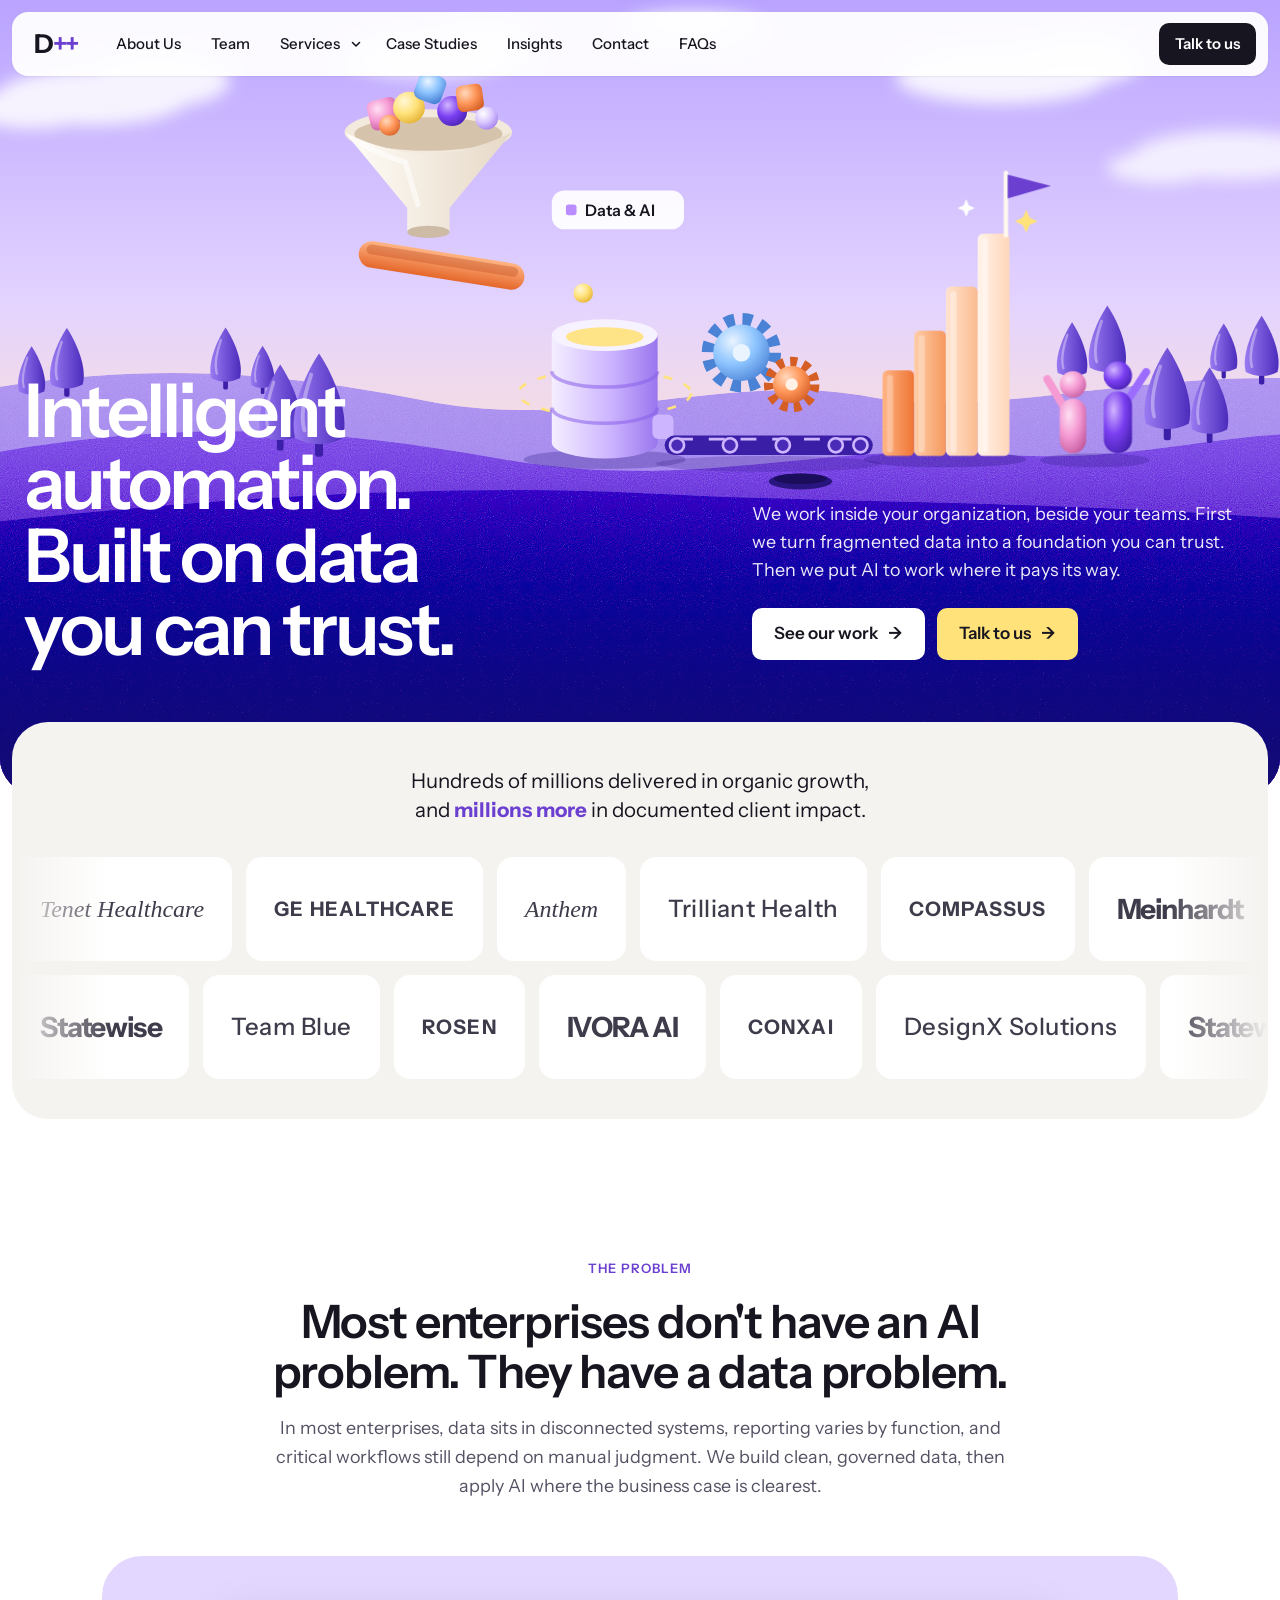
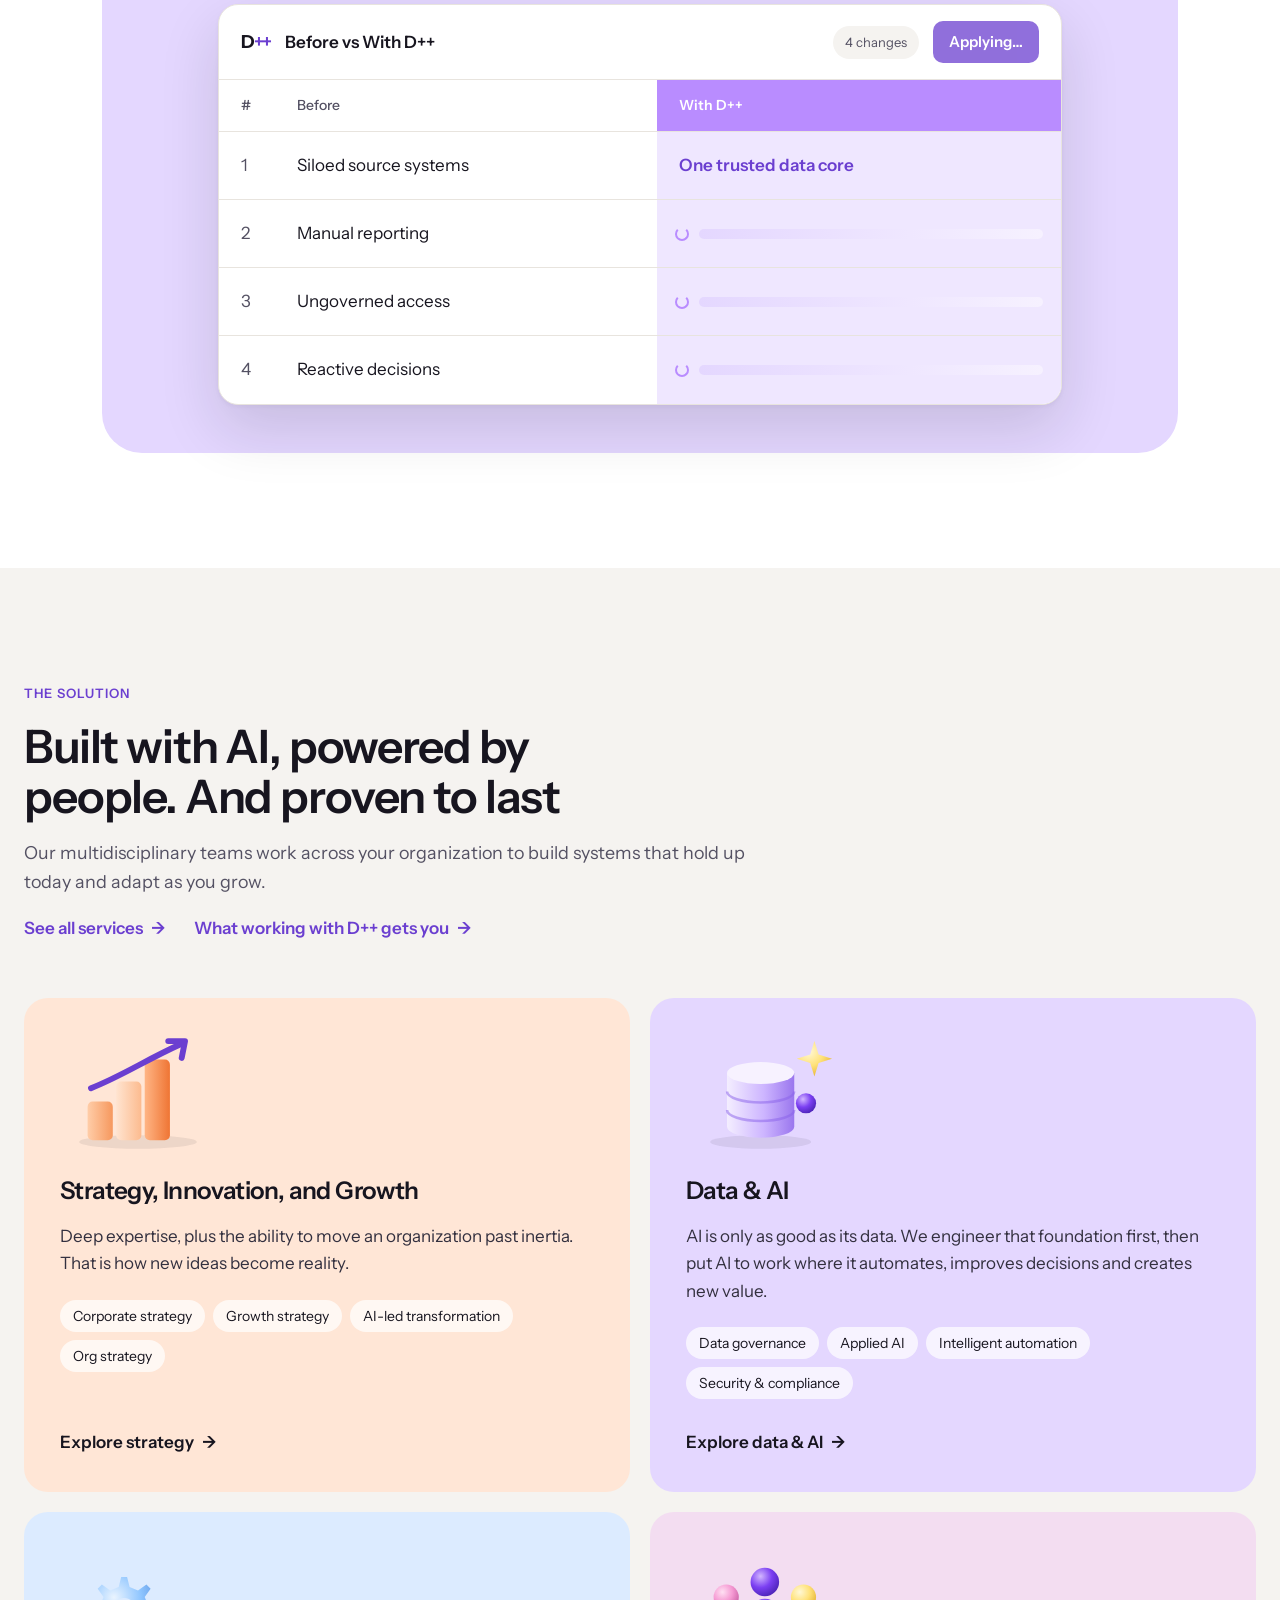
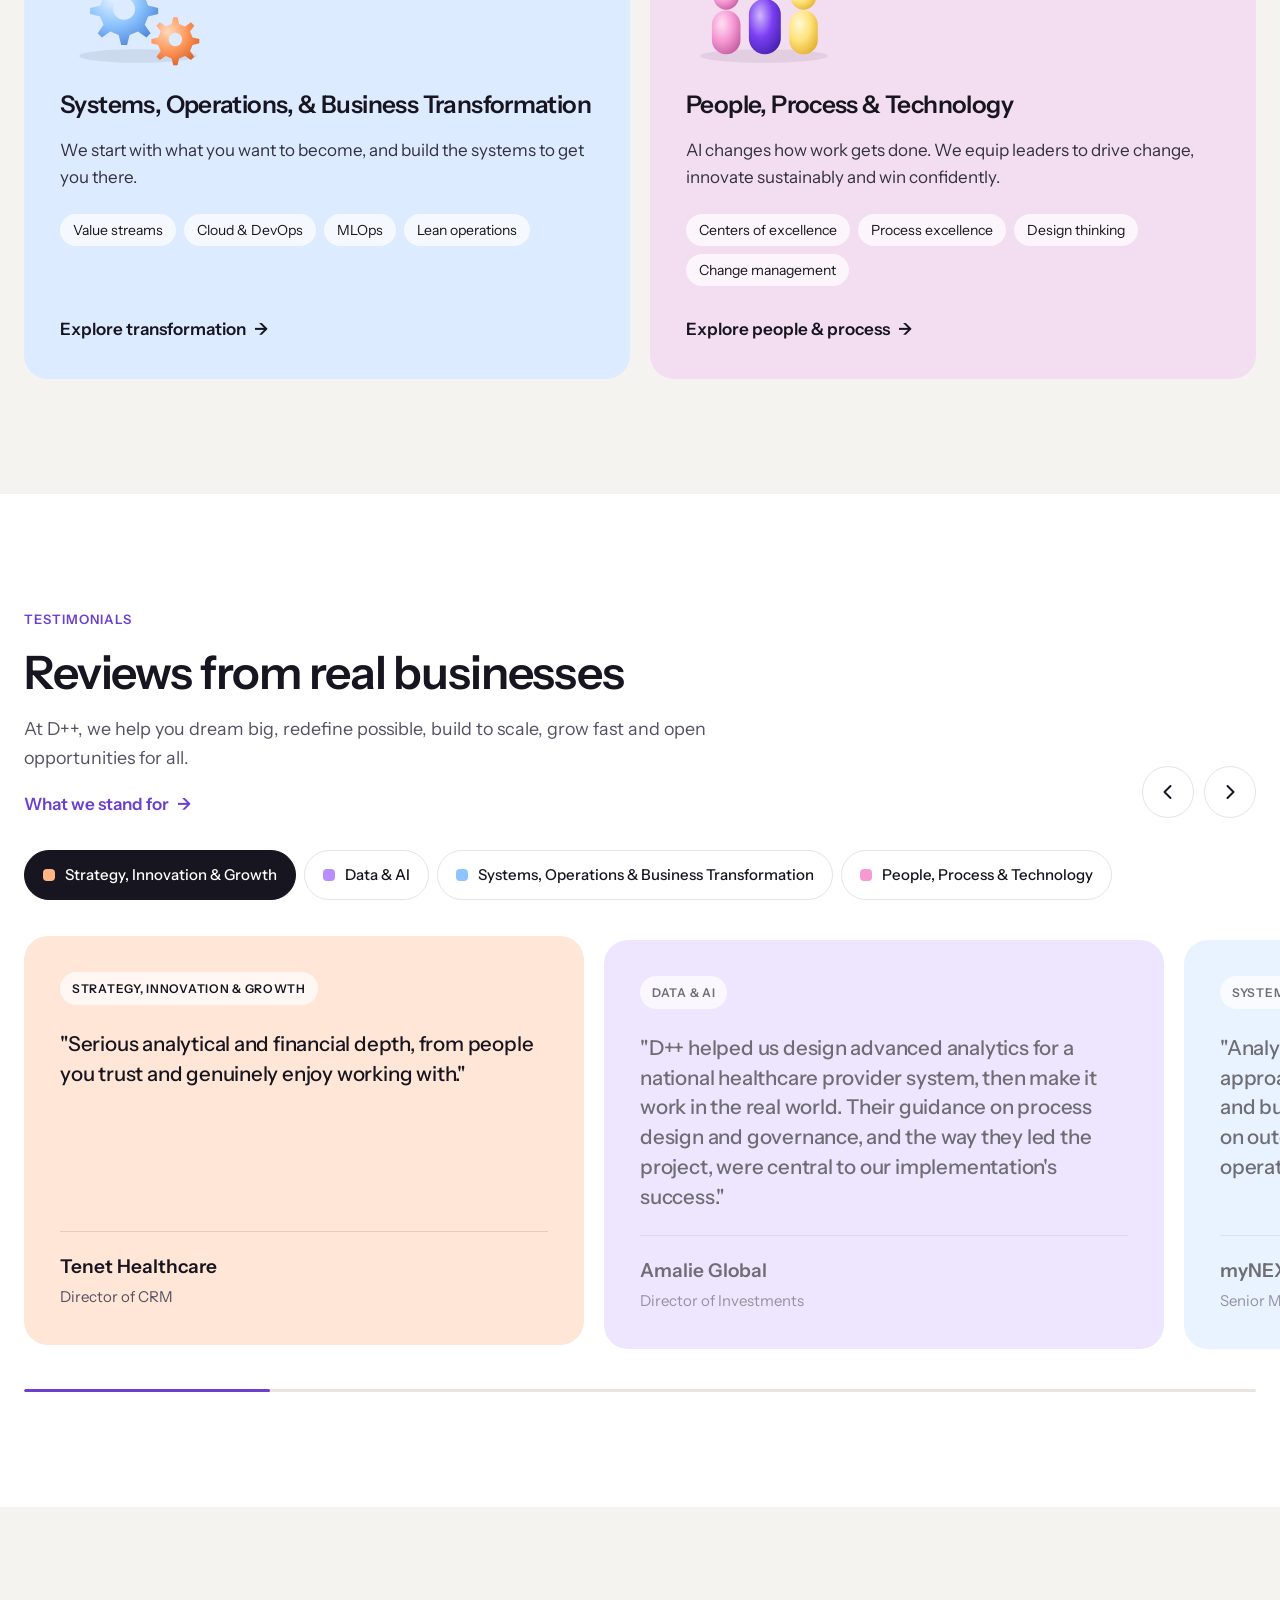
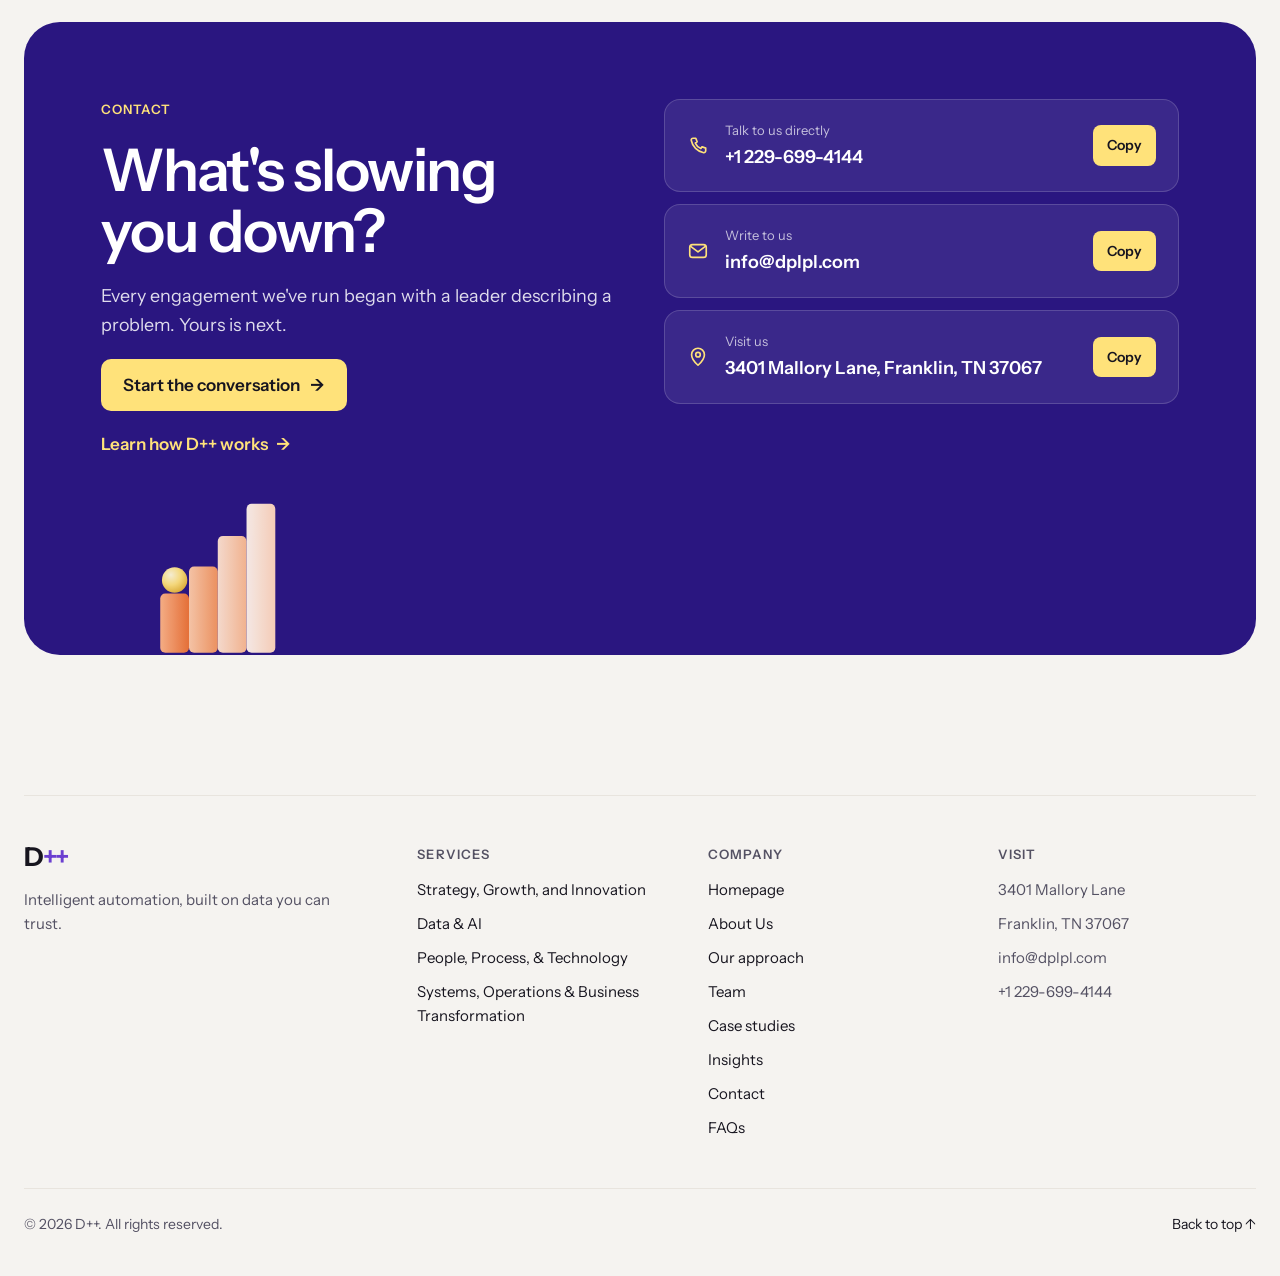
<file: dplpl-site/index.html>
<!doctype html>
<html lang="en">
<head>
<meta charset="utf-8">
<meta name="viewport" content="width=device-width, initial-scale=1, viewport-fit=cover">
<title>D++ Homepage</title>
<meta name="description" content="Intelligent automation, built on data you can trust. D++ turns fragmented enterprise data into a governed foundation, then puts AI to work where it pays its way.">
<link rel="preconnect" href="https://fonts.googleapis.com">
<link rel="preconnect" href="https://fonts.gstatic.com" crossorigin>
<link rel="stylesheet" href="https://fonts.googleapis.com/css2?family=Instrument+Sans:wght@400;500;600;700&display=swap">
<link rel="stylesheet" href="assets/css/styles.css">
</head>
<body>

<!-- =====================================================================
     SITE HEADER (shared across pages — copy this block into new pages)
     Links marked data-soon point at pages that are not built yet.
     ===================================================================== -->
<header class="site-header" id="siteHeader">
  <nav class="nav-bar" aria-label="Main">
    <a class="logo" href="index.html" aria-label="D++ home">D<span>++</span></a>

    <!-- Tabs: the logo is the Homepage link. Services opens the dropdown. -->
    <ul class="nav-links" id="navLinks">
      <li><a class="nav-link" href="about.html">About Us</a></li>
      <li><a class="nav-link" href="team.html">Team</a></li>
      <li class="has-menu">
        <a class="nav-link" href="services.html">Services</a>
        <button class="menu-caret" aria-expanded="false" aria-controls="menuServices" aria-label="Show service lines">
          <svg width="12" height="12" viewBox="0 0 12 12" aria-hidden="true"><path d="M2.5 4.5l3.5 3.5 3.5-3.5" fill="none" stroke="currentColor" stroke-width="1.6" stroke-linecap="round" stroke-linejoin="round"/></svg>
        </button>
        <div class="mega" id="menuServices">
          <a href="service-strategy.html" class="mega-item"><i class="chip chip--peach"></i><b>Strategy, Growth, and Innovation</b><span>Move past inertia and make new ideas real</span></a>
          <a href="service-data-ai.html" class="mega-item"><i class="chip chip--lilac"></i><b>Data &amp; AI</b><span>Governed data first, then applied AI</span></a>
          <a href="service-people.html" class="mega-item"><i class="chip chip--pink"></i><b>People, Process, &amp; Technology</b><span>Equip leaders to drive lasting change</span></a>
          <a href="service-systems.html" class="mega-item"><i class="chip chip--sky"></i><b>Systems, Operations &amp; Business Transformation</b><span>Build the systems to get where you're going</span></a>
        </div>
      </li>
      <li><a class="nav-link" href="case-studies.html">Case Studies</a></li>
      <li><a class="nav-link" href="blog.html">Insights</a></li>
      <li><a class="nav-link" href="contact.html">Contact</a></li>
      <li><a class="nav-link" href="faqs.html">FAQs</a></li>
    </ul>

    <div class="nav-actions">
      <a class="btn btn--dark btn--sm" href="contact.html#start">Talk to us</a>
      <button class="nav-toggle" id="navToggle" aria-label="Open menu" aria-expanded="false" aria-controls="navLinks"><span></span><span></span></button>
    </div>
  </nav>
</header>

<main>

<!-- =====================================================================
     FOLD 1 — HERO
     The illustration is inline SVG so each object can animate.
     Layers with data-depth move with the pointer (parallax).
     ===================================================================== -->
<section class="hero" id="top" aria-labelledby="heroTitle">
  <div class="hero-scene" aria-hidden="true">
    <svg class="scene" viewBox="0 0 1600 900" preserveAspectRatio="xMidYMax slice" focusable="false">
      <defs>
        <linearGradient id="sky" x1="0" y1="0" x2="0" y2="1">
          <stop offset="0" stop-color="#B9A3FF"/>
          <stop offset=".38" stop-color="#E3D3FF"/>
          <stop offset=".62" stop-color="#FFE2D4"/>
        </linearGradient>
        <linearGradient id="hillFar" x1="0" y1="0" x2="0" y2="1"><stop offset="0" stop-color="#B9A2F7"/><stop offset="1" stop-color="#977AEB"/></linearGradient>
        <linearGradient id="hillMid" x1="0" y1="0" x2="0" y2="1"><stop offset="0" stop-color="#8F69EE"/><stop offset=".5" stop-color="#6B44D9"/></linearGradient>
        <linearGradient id="hillNear" gradientUnits="userSpaceOnUse" x1="0" y1="550" x2="0" y2="900"><stop offset="0" stop-color="#5A35D1"/><stop offset=".45" stop-color="#3A1FA6"/><stop offset="1" stop-color="#24137A"/></linearGradient>
        <linearGradient id="tree" x1="0" y1="0" x2="1" y2="0"><stop offset="0" stop-color="#9B7BF2"/><stop offset="1" stop-color="#4B2CBC"/></linearGradient>
        <radialGradient id="bViolet" cx=".35" cy=".3" r=".8"><stop offset="0" stop-color="#D2B6FF"/><stop offset=".5" stop-color="#7B3FF2"/><stop offset="1" stop-color="#4520AE"/></radialGradient>
        <radialGradient id="bYellow" cx=".35" cy=".3" r=".8"><stop offset="0" stop-color="#FFF8D6"/><stop offset=".5" stop-color="#FFE27A"/><stop offset="1" stop-color="#E2AE2C"/></radialGradient>
        <radialGradient id="bPink" cx=".35" cy=".3" r=".8"><stop offset="0" stop-color="#FFE0F3"/><stop offset=".5" stop-color="#F59AD3"/><stop offset="1" stop-color="#C45A9F"/></radialGradient>
        <radialGradient id="bOrange" cx=".35" cy=".3" r=".8"><stop offset="0" stop-color="#FFD9BD"/><stop offset=".5" stop-color="#FF975A"/><stop offset="1" stop-color="#D45E24"/></radialGradient>
        <radialGradient id="bSky" cx=".35" cy=".3" r=".8"><stop offset="0" stop-color="#EAF4FF"/><stop offset=".5" stop-color="#8EC5FF"/><stop offset="1" stop-color="#4A82D6"/></radialGradient>
        <radialGradient id="bLilac" cx=".35" cy=".3" r=".8"><stop offset="0" stop-color="#FFFFFF"/><stop offset=".5" stop-color="#D9C6FF"/><stop offset="1" stop-color="#9F7DEE"/></radialGradient>
        <radialGradient id="lens" cx=".4" cy=".35" r=".7"><stop offset="0" stop-color="#FFFFFF" stop-opacity=".55"/><stop offset="1" stop-color="#FFFFFF" stop-opacity=".12"/></radialGradient>
        <linearGradient id="cream" x1="0" y1="0" x2="1" y2="0"><stop offset="0" stop-color="#FFFDF8"/><stop offset="1" stop-color="#E6D8C6"/></linearGradient>
        <linearGradient id="trough" x1="0" y1="0" x2="0" y2="1"><stop offset="0" stop-color="#FFB585"/><stop offset="1" stop-color="#E5672A"/></linearGradient>
        <linearGradient id="tube" gradientUnits="userSpaceOnUse" x1="945" y1="0" x2="1115" y2="0"><stop offset="0" stop-color="#A6D0FF"/><stop offset="1" stop-color="#5A8CEB"/></linearGradient>
        <linearGradient id="plank" x1="0" y1="0" x2="0" y2="1"><stop offset="0" stop-color="#FFF3B5"/><stop offset="1" stop-color="#F0C64A"/></linearGradient>
        <linearGradient id="cyl" x1="0" y1="0" x2="1" y2="0"><stop offset="0" stop-color="#F4EEFF"/><stop offset=".55" stop-color="#CDB5FF"/><stop offset="1" stop-color="#9A76EE"/></linearGradient>
        <linearGradient id="bar1" x1="0" y1="0" x2="1" y2="0"><stop offset="0" stop-color="#FFB585"/><stop offset="1" stop-color="#EF7534"/></linearGradient>
        <linearGradient id="bar2" x1="0" y1="0" x2="1" y2="0"><stop offset="0" stop-color="#FFCDA8"/><stop offset="1" stop-color="#F6985E"/></linearGradient>
        <linearGradient id="bar3" x1="0" y1="0" x2="1" y2="0"><stop offset="0" stop-color="#FFE4D0"/><stop offset="1" stop-color="#FCBB8F"/></linearGradient>
        <linearGradient id="bar4" x1="0" y1="0" x2="1" y2="0"><stop offset="0" stop-color="#FFF4EA"/><stop offset="1" stop-color="#FFD6BA"/></linearGradient>
        <pattern id="stripes" width="16" height="16" patternUnits="userSpaceOnUse" patternTransform="rotate(38)"><rect width="6" height="16" fill="#E0AE36" opacity=".5"/></pattern>
        <filter id="soft" x="-50%" y="-50%" width="200%" height="200%"><feGaussianBlur stdDeviation="9"/></filter>
        <!-- Clay-style film grain on the hills -->
        <filter id="grain" x="0" y="0" width="100%" height="100%">
          <feTurbulence type="fractalNoise" baseFrequency=".85" numOctaves="2" stitchTiles="stitch" result="n"/>
          <feColorMatrix in="n" type="saturate" values="0" result="g"/>
          <feComposite in="SourceGraphic" in2="g" operator="arithmetic" k1="0" k2="1" k3=".24" k4="-.12" result="t"/>
          <feComposite in="t" in2="SourceGraphic" operator="in"/>
        </filter>
        <g id="treeShape">
          <rect x="-3" y="-8" width="6" height="12" rx="2" fill="#3B1FA8"/>
          <path d="M0 -74 C12 -56 23 -28 18 -10 Q0 -1 -18 -10 C-23 -28 -12 -56 0 -74Z" fill="url(#tree)"/>
          <path d="M-6 -58 C-12 -40 -14 -26 -11 -16" stroke="#FFFFFF" stroke-opacity=".35" stroke-width="3" fill="none" stroke-linecap="round"/>
        </g>
      </defs>

      <rect width="1600" height="900" fill="url(#sky)"/>

      <!-- Clouds -->
      <g class="layer" data-depth="-5">
        <g class="cloud" filter="url(#soft)" fill="#FFFFFF" opacity=".85">
          <ellipse cx="180" cy="110" rx="110" ry="32"/><ellipse cx="255" cy="92" rx="80" ry="30"/><ellipse cx="110" cy="124" rx="70" ry="22"/>
          <ellipse cx="1210" cy="88" rx="120" ry="30"/><ellipse cx="1300" cy="70" rx="70" ry="26"/>
        </g>
        <g class="cloud cloud--b" filter="url(#soft)" fill="#FFFFFF" opacity=".75">
          <ellipse cx="560" cy="64" rx="96" ry="24"/><ellipse cx="620" cy="50" rx="60" ry="22"/>
          <ellipse cx="1470" cy="176" rx="110" ry="28"/><ellipse cx="1390" cy="190" rx="60" ry="18"/>
          <ellipse cx="860" cy="30" rx="80" ry="18"/>
        </g>
      </g>

      <!-- Far hills + trees -->
      <g class="layer" data-depth="-8">
        <path filter="url(#grain)" d="M-80 470 C200 400 380 420 560 455 S900 420 1060 450 S1400 400 1680 440 L1680 900 L-80 900Z" fill="url(#hillFar)"/>
        <use href="#treeShape" transform="translate(110 452) scale(.8)"/>
        <use href="#treeShape" transform="translate(150 446)"/>
        <use href="#treeShape" transform="translate(330 438) scale(.9)"/>
        <use href="#treeShape" transform="translate(372 444) scale(.7)"/>
        <use href="#treeShape" transform="translate(1290 432) scale(.9)"/>
        <use href="#treeShape" transform="translate(1330 428) scale(1.1)"/>
        <use href="#treeShape" transform="translate(1462 426) scale(.8)"/>
        <use href="#treeShape" transform="translate(1505 432)"/>
        <use href="#treeShape" transform="translate(1560 440) scale(.7)"/>
      </g>

      <!-- Mid hill (objects stand here) -->
      <g class="layer" data-depth="-12">
        <path filter="url(#grain)" d="M-80 545 C220 470 420 480 640 520 S1000 500 1200 515 S1480 470 1680 500 L1680 900 L-80 900Z" fill="url(#hillMid)"/>
        <use href="#treeShape" transform="translate(392 506) scale(1.25)"/>
        <use href="#treeShape" transform="translate(436 512) scale(1.5)"/>
        <use href="#treeShape" transform="translate(1398 494) scale(1.35)"/>
        <use href="#treeShape" transform="translate(1446 498) scale(1.1)"/>
        <ellipse cx="982" cy="546" rx="36" ry="9" fill="#2A1680"/>
        <ellipse cx="982" cy="543" rx="30" ry="6" fill="#1B0E5C"/>
      </g>

      <!-- =================================================================
           SERVICE-LINE JOURNEY. One ball tells the D++ story on a 10s loop:
           fragmented data drops from the funnel and rolls down the trough
           into the Data & AI core, comes out onto the Systems & Operations
           conveyor, hops up the Strategy & Growth bars to the summit flag,
           where the People & Process team cheers.
           The previous scene is saved in ../hero-backups/.
           ================================================================= -->
      <g class="layer" data-depth="12">
        <!-- ground shadows -->
        <ellipse cx="760" cy="521" rx="92" ry="11" fill="#2A1680" opacity=".28"/>
        <ellipse cx="946" cy="526" rx="128" ry="9" fill="#2A1680" opacity=".22"/>
        <ellipse cx="1146" cy="521" rx="92" ry="9" fill="#2A1680" opacity=".3"/>
        <ellipse cx="1316" cy="522" rx="62" ry="8" fill="#2A1680" opacity=".25"/>

        <!-- 1. Fragmented data: funnel and trough -->
        <g transform="translate(-130 0)">
          <g transform="rotate(9 705 301)">
            <rect x="610" y="286" width="190" height="30" rx="15" fill="url(#trough)"/>
            <rect x="618" y="290" width="174" height="11" rx="5.5" fill="#B9461A" opacity=".35"/>
          </g>
          <ellipse cx="690" cy="150" rx="95" ry="26" fill="#F3E9DC"/>
          <ellipse cx="690" cy="152" rx="84" ry="19" fill="#D6C3AC"/>
          <g class="jig"><rect x="622" y="112" width="34" height="34" rx="8" fill="url(#bPink)" transform="rotate(-14 639 129)"/></g>
          <g class="jig jig--b"><circle cx="668" cy="122" r="18" fill="url(#bYellow)"/></g>
          <g class="jig"><rect x="676" y="84" width="32" height="32" rx="8" fill="url(#bSky)" transform="rotate(20 692 100)"/></g>
          <g class="jig jig--b"><circle cx="717" cy="126" r="17" fill="url(#bViolet)"/></g>
          <g class="jig"><rect x="722" y="96" width="30" height="30" rx="7" fill="url(#bOrange)" transform="rotate(-8 737 111)"/></g>
          <g class="jig jig--b"><circle cx="756" cy="134" r="13" fill="url(#bLilac)"/></g>
          <g class="jig"><circle cx="646" cy="142" r="12" fill="url(#bOrange)"/></g>
          <path d="M595 150 Q690 198 785 150 L714 236 L714 262 Q690 272 666 262 L666 236 Z" fill="url(#cream)"/>
          <path d="M614 163 Q642 178 664 184 L678 232" stroke="#FFFFFF" stroke-width="6" opacity=".6" fill="none" stroke-linecap="round"/>
          <ellipse cx="690" cy="263" rx="24" ry="7" fill="#CDBBA5"/>
        </g>

        <!-- 2. Data & AI: the governed data core with its orbit ring -->
        <ellipse class="orbit" cx="760" cy="446" rx="98" ry="26" fill="none" stroke="#FFE27A" stroke-width="3" stroke-dasharray="10 14"/>
        <path d="M700 380 V502 A60 18 0 0 0 820 502 V380 Z" fill="url(#cyl)"/>
        <path d="M700 421 A60 18 0 0 0 820 421" fill="none" stroke="#8A62EA" stroke-width="4" opacity=".55"/>
        <path d="M700 462 A60 18 0 0 0 820 462" fill="none" stroke="#8A62EA" stroke-width="4" opacity=".55"/>
        <ellipse cx="760" cy="380" rx="60" ry="18" fill="#F7F2FF"/>
        <ellipse class="pulse" cx="760" cy="382" rx="44" ry="11" fill="#FFE27A" opacity=".9"/>
        <rect x="814" y="470" width="24" height="28" rx="7" fill="#CDB5FF"/>

        <!-- 3. Systems & Operations: conveyor with meshing gears -->
        <rect x="828" y="494" width="236" height="22" rx="11" fill="#3A1FA6"/>
        <line class="orbit" x1="842" y1="498" x2="1050" y2="498" stroke="#CDB5FF" stroke-width="3" stroke-dasharray="18 18"/>
        <g fill="#4A2BB8" stroke="#CDB5FF" stroke-width="3"><circle cx="842" cy="505" r="8"/><circle cx="902" cy="505" r="8"/><circle cx="962" cy="505" r="8"/><circle cx="1022" cy="505" r="8"/><circle cx="1050" cy="505" r="8"/></g>
        <g class="gear-a"><circle cx="915" cy="400" r="38" fill="none" stroke="#4A82D6" stroke-width="14" stroke-dasharray="11 9"/><circle cx="915" cy="400" r="32" fill="url(#bSky)"/><circle cx="915" cy="400" r="10" fill="#EAF4FF"/></g>
        <g class="gear-b"><circle cx="972" cy="436" r="26" fill="none" stroke="#D45E24" stroke-width="11" stroke-dasharray="8 7"/><circle cx="972" cy="436" r="21" fill="url(#bOrange)"/><circle cx="972" cy="436" r="7" fill="#FFF1E6"/></g>

        <!-- 4. Strategy & Growth: rising bars with the summit flag -->
        <g class="bar" style="--delay:.25s"><rect x="1075" y="420" width="36" height="97" rx="6" fill="url(#bar1)"/><rect x="1080" y="425" width="7" height="88" rx="3.5" fill="#FFFFFF" opacity=".3"/></g>
        <g class="bar" style="--delay:.4s"><rect x="1111" y="375" width="36" height="142" rx="6" fill="url(#bar2)"/><rect x="1116" y="380" width="7" height="133" rx="3.5" fill="#FFFFFF" opacity=".3"/></g>
        <g class="bar" style="--delay:.55s"><rect x="1147" y="325" width="36" height="192" rx="6" fill="url(#bar3)"/><rect x="1152" y="330" width="7" height="183" rx="3.5" fill="#FFFFFF" opacity=".35"/></g>
        <g class="bar" style="--delay:.7s"><rect x="1183" y="265" width="36" height="252" rx="6" fill="url(#bar4)"/><rect x="1188" y="270" width="7" height="243" rx="3.5" fill="#FFFFFF" opacity=".4"/></g>
        <line x1="1215" y1="267" x2="1215" y2="196" stroke="#FFF8EE" stroke-width="5" stroke-linecap="round"/>
        <path class="wave" d="M1217 198 L1266 211 L1217 225 Z" fill="#6B3FD0"/>
        <path class="twinkle" d="M1238 238 l4 9 l9 4 l-9 4 l-4 9 l-4 -9 l-9 -4 l9 -4 z" fill="#FFE27A" style="--dl:-.3s"/>
        <path class="twinkle" d="M1170 226 l3 7 l7 3 l-7 3 l-3 7 l-3 -7 l-7 -3 l7 -3 z" fill="#FFFFFF" style="--dl:-1.1s"/>

        <!-- 5. People & Process: the team that carries it forward -->
        <!-- (The figures stand still so the ball lands exactly on their heads.) -->
        <g><path d="M1281 462 L1262 430" stroke="#F59AD3" stroke-width="9" stroke-linecap="round"/><rect x="1276" y="452" width="30" height="62" rx="15" fill="url(#bPink)"/><circle cx="1291" cy="436" r="15" fill="url(#bPink)"/></g>
        <g><path d="M1353 454 L1374 422" stroke="#9B6CFF" stroke-width="9" stroke-linecap="round"/><rect x="1326" y="444" width="32" height="70" rx="16" fill="url(#bViolet)"/><circle cx="1342" cy="426" r="16" fill="url(#bViolet)"/></g>

        <!-- The traveller: one ball through all four service lines on a 12s loop (hidden while inside
             the core). After the top bar it bounces over onto the People & Process team: first the
             pink figure's head, then the violet one's. The labels below share the same 12s clock. -->
        <circle r="11" fill="url(#bYellow)" opacity="0">
          <animateMotion dur="12s" repeatCount="indefinite" calcMode="linear"
            path="M560 262 L562 273 L671 290 Q712 282 758 370 M838 483 L1050 483 Q1066 388 1093 409 Q1111 340 1129 364 Q1147 290 1165 314 Q1181 230 1196 254 Q1250 150 1291 410 Q1316 350 1342 399"
            keyPoints="0;.0097;.1068;.1995;.1995;.2;.3866;.4837;.4837;.5499;.5499;.6249;.6249;.7087;.7087;.9382;.9382;1;1"
            keyTimes="0;.03;.13;.2;.29;.3;.44;.49;.52;.56;.59;.63;.66;.7;.73;.82;.84;.88;1"/>
          <animate attributeName="opacity" dur="12s" repeatCount="indefinite" values="0;1;1;0;0;1;1;0;0" keyTimes="0;.015;.195;.2;.295;.3;.95;.98;1"/>
        </circle>
      </g>

      <!-- Service-line labels: each pill fades in while the ball is at its stop and out as it moves on.
           (class="chip-fade" lets reduced-motion visitors see all four labels at once.) -->
      <g class="layer" data-depth="20" font-family="Instrument Sans, ui-sans-serif, system-ui, sans-serif" font-weight="600" font-size="18" fill="#17151F">
        <g opacity="0"><animate class="chip-fade" attributeName="opacity" dur="12s" repeatCount="indefinite" values="0;0;1;1;0;0" keyTimes="0;.12;.15;.3;.33;1"/>
          <g class="float float--1"><rect x="700" y="216" width="150" height="44" rx="14" fill="#FFFFFF" opacity=".92"/><rect x="716" y="232" width="12" height="12" rx="3" fill="#B98CFF"/><text x="738" y="245">Data &amp; AI</text></g></g>
        <g opacity="0"><animate class="chip-fade" attributeName="opacity" dur="12s" repeatCount="indefinite" values="0;0;1;1;0;0" keyTimes="0;.29;.32;.45;.48;1"/>
          <g class="float float--2"><rect x="880" y="268" width="274" height="44" rx="14" fill="#FFFFFF" opacity=".92"/><rect x="896" y="284" width="12" height="12" rx="3" fill="#8EC5FF"/><text x="918" y="297">Systems &amp; Operations</text></g></g>
        <g opacity="0"><animate class="chip-fade" attributeName="opacity" dur="12s" repeatCount="indefinite" values="0;0;1;1;0;0" keyTimes="0;.45;.48;.73;.76;1"/>
          <g class="float float--3"><rect x="990" y="148" width="240" height="44" rx="14" fill="#FFFFFF" opacity=".92"/><rect x="1006" y="164" width="12" height="12" rx="3" fill="#FFB585"/><text x="1028" y="177">Strategy &amp; Growth</text></g></g>
        <g opacity="0"><animate class="chip-fade" attributeName="opacity" dur="12s" repeatCount="indefinite" values="0;0;1;1;0;0" keyTimes="0;.76;.79;.95;.98;1"/>
          <g class="float"><rect x="1268" y="330" width="228" height="44" rx="14" fill="#FFFFFF" opacity=".92"/><rect x="1284" y="346" width="12" height="12" rx="3" fill="#F59AD3"/><text x="1306" y="359">People &amp; Process</text></g></g>
      </g>

      <!-- Near hill (text sits on this) -->
      <g class="layer" data-depth="-16">
        <path filter="url(#grain)" d="M-80 610 C300 560 600 548 820 560 S1300 565 1680 600 L1680 900 L-80 900Z" fill="url(#hillNear)"/>
      </g>
    </svg>
  </div>

  <div class="hero-content wrap">
    <h1 class="hero-title reveal" id="heroTitle">Intelligent automation. <span class="hero-title-sub">Built on data you can trust.</span></h1>
    <div class="hero-side">
      <p class="hero-lead reveal" style="--d:1">We work inside your organization, beside your teams. First we turn fragmented data into a foundation you can trust. Then we put AI to work where it pays its way.</p>
      <div class="hero-actions reveal" style="--d:2">
        <a class="btn btn--white" href="case-studies.html">See our work <span class="arr" aria-hidden="true">→</span></a>
        <a class="btn btn--yellow" href="contact.html#start">Talk to us <span class="arr" aria-hidden="true">→</span></a>
      </div>
    </div>
  </div>
</section>

<!-- =====================================================================
     FOLD 1b — PROOF WALL (part of the hero fold: Proof 1 + Proof 2)
     Two drifting rows of client names (names only), like Clay's customer
     wall. Each row is written twice so the loop is seamless; edit both copies.
     ===================================================================== -->
<section class="proof" id="impact" aria-labelledby="proofTitle">
  <div class="proof-card">
    <p class="proof-intro" id="proofTitle">Hundreds of millions delivered in organic growth,<br>and <b>millions more</b> in documented client impact.</p>

    <div class="wall" aria-label="Clients we've worked with">
      <div class="wall-row">
        <div class="wall-track">
          <div class="tile"><span class="mark mark--serif">Tenet Healthcare</span></div>
          <div class="tile"><span class="mark mark--caps">GE Healthcare</span></div>
          <div class="tile"><span class="mark mark--serif">Anthem</span></div>
          <div class="tile"><span class="mark mark--wide">Trilliant Health</span></div>
          <div class="tile"><span class="mark mark--caps">Compassus</span></div>
          <div class="tile"><span class="mark mark--tight">Meinhardt</span></div>
          <div class="tile"><span class="mark mark--serif">Monogram Health</span></div>

          <div class="tile" aria-hidden="true"><span class="mark mark--serif">Tenet Healthcare</span></div>
          <div class="tile" aria-hidden="true"><span class="mark mark--caps">GE Healthcare</span></div>
          <div class="tile" aria-hidden="true"><span class="mark mark--serif">Anthem</span></div>
          <div class="tile" aria-hidden="true"><span class="mark mark--wide">Trilliant Health</span></div>
          <div class="tile" aria-hidden="true"><span class="mark mark--caps">Compassus</span></div>
          <div class="tile" aria-hidden="true"><span class="mark mark--tight">Meinhardt</span></div>
          <div class="tile" aria-hidden="true"><span class="mark mark--serif">Monogram Health</span></div>
        </div>
      </div>
      <div class="wall-row wall-row--reverse">
        <div class="wall-track">
          <div class="tile"><span class="mark mark--tight">Statewise</span></div>
          <div class="tile"><span class="mark mark--wide">Team Blue</span></div>
          <div class="tile"><span class="mark mark--caps">ROSEN</span></div>
          <div class="tile"><span class="mark mark--tight">IVORA AI</span></div>
          <div class="tile"><span class="mark mark--caps">CONXAI</span></div>
          <div class="tile"><span class="mark mark--wide">DesignX Solutions</span></div>

          <div class="tile" aria-hidden="true"><span class="mark mark--tight">Statewise</span></div>
          <div class="tile" aria-hidden="true"><span class="mark mark--wide">Team Blue</span></div>
          <div class="tile" aria-hidden="true"><span class="mark mark--caps">ROSEN</span></div>
          <div class="tile" aria-hidden="true"><span class="mark mark--tight">IVORA AI</span></div>
          <div class="tile" aria-hidden="true"><span class="mark mark--caps">CONXAI</span></div>
          <div class="tile" aria-hidden="true"><span class="mark mark--wide">DesignX Solutions</span></div>
        </div>
      </div>
    </div>
  </div>
</section>

<!-- =====================================================================
     FOLD 2 — THE PROBLEM
     Before vs With D++ table, styled like a product window.
     Cells with data-before / data-after swap when "Apply" runs.
     ===================================================================== -->
<section class="section section--white" id="problem" aria-labelledby="problemTitle">
  <div class="wrap">
    <div class="section-head section-head--center">
      <span class="eyebrow reveal">The problem</span>
      <h2 class="h2 reveal" style="--d:1" id="problemTitle">Most enterprises don't have an AI problem. They have a data problem.</h2>
      <p class="lead reveal" style="--d:2">In most enterprises, data sits in disconnected systems, reporting varies by function, and critical workflows still depend on manual judgment. We build clean, governed data, then apply AI where the business case is clearest.</p>
    </div>

    <div class="demo reveal" style="--d:3" id="demo">
      <div class="demo-band" aria-hidden="true"></div>

      <!-- Before vs With D++ table (from the content doc). "Show the change" replays the swap. -->
      <div class="demo-window">
        <div class="demo-titlebar">
          <span class="logo logo--sm">D<span>++</span></span><b>Before vs With D++</b>
          <span class="demo-status" id="demoStatus">4 changes</span>
          <button class="btn btn--violet btn--sm" id="demoApply">Show the change</button>
        </div>
        <div class="demo-table-wrap">
          <table class="demo-table">
            <thead><tr><th class="c-num">#</th><th>Before</th><th class="c-after">With D++</th></tr></thead>
            <tbody>
              <tr><td class="c-num">1</td><td>Siloed source systems</td><td class="c-after" data-before="—" data-after="One trusted data core">One trusted data core</td></tr>
              <tr><td class="c-num">2</td><td>Manual reporting</td><td class="c-after" data-before="—" data-after="Automated pipelines">Automated pipelines</td></tr>
              <tr><td class="c-num">3</td><td>Ungoverned access</td><td class="c-after" data-before="—" data-after="Governed, auditable access">Governed, auditable access</td></tr>
              <tr><td class="c-num">4</td><td>Reactive decisions</td><td class="c-after" data-before="—" data-after="Evidence-backed decisions">Evidence-backed decisions</td></tr>
            </tbody>
          </table>
        </div>
      </div>
    </div>
  </div>
</section>

<!-- =====================================================================
     FOLD 3 — THE SOLUTION
     Four capability cards. Colour per card: --card-bg on each article.
     ===================================================================== -->
<section class="section section--soft" id="solutions" aria-labelledby="solTitle">
  <div class="wrap">
    <div class="section-head">
      <span class="eyebrow reveal">The solution</span>
      <h2 class="h2 reveal" style="--d:1" id="solTitle">Built with AI, powered by people. And proven to last</h2>
      <p class="lead reveal" style="--d:2">Our multidisciplinary teams work across your organization to build systems that hold up today and adapt as you grow.</p>
      <div class="head-links reveal" style="--d:3"><a class="inline-link" href="services.html">See all services <span class="arr" aria-hidden="true">→</span></a><a class="inline-link" href="about.html#working-with-us">What working with D++ gets you <span class="arr" aria-hidden="true">→</span></a></div>
    </div>

    <div class="sol-grid">
      <!-- Card 1 -->
      <article class="sol-card reveal" style="--card-bg:#FFE6D6;--d:0">
        <svg class="sol-art" viewBox="0 0 200 150" aria-hidden="true">
          <ellipse cx="100" cy="138" rx="70" ry="8" fill="#1E2130" opacity=".08"/>
          <rect x="40" y="90" width="30" height="46" rx="6" fill="url(#bar2)"/>
          <rect x="74" y="66" width="30" height="70" rx="6" fill="url(#bar3)"/>
          <rect x="108" y="40" width="30" height="96" rx="6" fill="url(#bar1)"/>
          <g class="art-bob"><path d="M44 74 C80 60 110 40 150 22" fill="none" stroke="#6B3FD0" stroke-width="7" stroke-linecap="round"/><path d="M136 18 L156 18 L152 38" fill="none" stroke="#6B3FD0" stroke-width="7" stroke-linecap="round" stroke-linejoin="round"/></g>
        </svg>
        <h3 class="h3">Strategy, Innovation, and Growth</h3>
        <p>Deep expertise, plus the ability to move an organization past inertia. That is how new ideas become reality.</p>
        <ul class="tags"><li>Corporate strategy</li><li>Growth strategy</li><li>AI-led transformation</li><li>Org strategy</li></ul>
        <a class="sol-link" href="service-strategy.html">Explore strategy <span class="arr" aria-hidden="true">→</span></a>
      </article>
      <!-- Card 2 -->
      <article class="sol-card reveal" style="--card-bg:#E4D7FF;--d:1">
        <svg class="sol-art" viewBox="0 0 200 150" aria-hidden="true">
          <ellipse cx="96" cy="138" rx="60" ry="8" fill="#1E2130" opacity=".08"/>
          <path d="M56 56 V120 A40 13 0 0 0 136 120 V56 Z" fill="url(#cyl)"/>
          <path d="M56 78 A40 13 0 0 0 136 78" fill="none" stroke="#8A62EA" stroke-width="3" opacity=".5"/>
          <path d="M56 100 A40 13 0 0 0 136 100" fill="none" stroke="#8A62EA" stroke-width="3" opacity=".5"/>
          <ellipse cx="96" cy="56" rx="40" ry="13" fill="#F7F2FF"/>
          <g class="art-spin"><path d="M160 18 L165 34 L181 39 L165 44 L160 60 L155 44 L139 39 L155 34 Z" fill="url(#bYellow)"/></g>
          <g class="art-bob"><circle cx="150" cy="92" r="12" fill="url(#bViolet)"/></g>
        </svg>
        <h3 class="h3">Data &amp; AI</h3>
        <p>AI is only as good as its data. We engineer that foundation first, then put AI to work where it automates, improves decisions and creates new value.</p>
        <ul class="tags"><li>Data governance</li><li>Applied AI</li><li>Intelligent automation</li><li>Security &amp; compliance</li></ul>
        <a class="sol-link" href="service-data-ai.html">Explore data &amp; AI <span class="arr" aria-hidden="true">→</span></a>
      </article>
      <!-- Card 3 -->
      <article class="sol-card reveal" style="--card-bg:#DCEBFF;--d:2">
        <svg class="sol-art" viewBox="0 0 200 150" aria-hidden="true">
          <ellipse cx="100" cy="138" rx="70" ry="8" fill="#1E2130" opacity=".08"/>
          <g class="art-gear"><path d="M80 44 l7 0 l3 12 l10 4 l10 -7 l5 5 l-7 10 l4 10 l12 3 l0 7 l-12 3 l-4 10 l7 10 l-5 5 l-10 -7 l-10 4 l-3 12 l-7 0 l-3 -12 l-10 -4 l-10 7 l-5 -5 l7 -10 l-4 -10 l-12 -3 l0 -7 l12 -3 l4 -10 l-7 -10 l5 -5 l10 7 l10 -4 Z" fill="url(#bSky)"/><circle cx="83.5" cy="82" r="13" fill="#DCEBFF"/></g>
          <g class="art-gear art-gear--rev"><path d="M142 92 l5 0 l2 8 l7 3 l7 -5 l4 4 l-5 7 l3 7 l8 2 l0 5 l-8 2 l-3 7 l5 7 l-4 4 l-7 -5 l-7 3 l-2 8 l-5 0 l-2 -8 l-7 -3 l-7 5 l-4 -4 l5 -7 l-3 -7 l-8 -2 l0 -5 l8 -2 l3 -7 l-5 -7 l4 -4 l7 5 l7 -3 Z" fill="url(#bOrange)"/><circle cx="144.5" cy="118.5" r="8" fill="#DCEBFF"/></g>
        </svg>
        <h3 class="h3">Systems, Operations, &amp; Business Transformation</h3>
        <p>We start with what you want to become, and build the systems to get you there.</p>
        <ul class="tags"><li>Value streams</li><li>Cloud &amp; DevOps</li><li>MLOps</li><li>Lean operations</li></ul>
        <a class="sol-link" href="service-systems.html">Explore transformation <span class="arr" aria-hidden="true">→</span></a>
      </article>
      <!-- Card 4 -->
      <article class="sol-card reveal" style="--card-bg:#F3DDF1;--d:3">
        <svg class="sol-art" viewBox="0 0 200 150" aria-hidden="true">
          <ellipse cx="100" cy="138" rx="76" ry="8" fill="#1E2130" opacity=".08"/>
          <g class="art-bob"><rect x="38" y="84" width="34" height="52" rx="17" fill="url(#bPink)"/><circle cx="55" cy="68" r="15" fill="url(#bPink)"/></g>
          <g class="art-bob art-bob--b"><rect x="82" y="70" width="38" height="66" rx="19" fill="url(#bViolet)"/><circle cx="101" cy="50" r="17" fill="url(#bViolet)"/></g>
          <g class="art-bob art-bob--c"><rect x="130" y="84" width="34" height="52" rx="17" fill="url(#bYellow)"/><circle cx="147" cy="68" r="15" fill="url(#bYellow)"/></g>
        </svg>
        <h3 class="h3">People, Process &amp; Technology</h3>
        <p>AI changes how work gets done. We equip leaders to drive change, innovate sustainably and win confidently.</p>
        <ul class="tags"><li>Centers of excellence</li><li>Process excellence</li><li>Design thinking</li><li>Change management</li></ul>
        <a class="sol-link" href="service-people.html">Explore people &amp; process <span class="arr" aria-hidden="true">→</span></a>
      </article>
    </div>
  </div>
</section>

<!-- =====================================================================
     FOLD 4 — TESTIMONIALS
     Tabs jump the carousel to that capability's first review.
     Add a review: copy a .review card and set data-group to a tab's data-tab.
     ===================================================================== -->
<section class="section section--white" id="reviews" aria-labelledby="revTitle">
  <div class="wrap">
    <div class="rev-head">
      <div class="section-head">
        <span class="eyebrow reveal">Testimonials</span>
        <h2 class="h2 reveal" style="--d:1" id="revTitle">Reviews from real businesses</h2>
        <p class="lead reveal" style="--d:2">At D++, we help you dream big, redefine possible, build to scale, grow fast and open opportunities for all.</p>
        <a class="inline-link reveal" style="--d:3" href="about.html#values">What we stand for <span class="arr" aria-hidden="true">→</span></a>
      </div>
      <div class="rev-arrows reveal" style="--d:3">
        <button class="round-btn" id="revPrev" aria-label="Previous review"><svg width="20" height="20" viewBox="0 0 20 20" aria-hidden="true"><path d="M12.5 4l-6 6 6 6" fill="none" stroke="currentColor" stroke-width="2" stroke-linecap="round" stroke-linejoin="round"/></svg></button>
        <button class="round-btn" id="revNext" aria-label="Next review"><svg width="20" height="20" viewBox="0 0 20 20" aria-hidden="true"><path d="M7.5 4l6 6-6 6" fill="none" stroke="currentColor" stroke-width="2" stroke-linecap="round" stroke-linejoin="round"/></svg></button>
      </div>
    </div>

    <div class="rev-tabs reveal" style="--d:3" role="tablist" aria-label="Reviews by capability" id="revTabs">
      <button role="tab" aria-selected="true" data-tab="strategy"><i class="chip chip--peach"></i>Strategy, Innovation &amp; Growth</button>
      <button role="tab" aria-selected="false" data-tab="data"><i class="chip chip--lilac"></i>Data &amp; AI</button>
      <button role="tab" aria-selected="false" data-tab="systems"><i class="chip chip--sky"></i>Systems, Operations &amp; Business Transformation</button>
      <button role="tab" aria-selected="false" data-tab="people"><i class="chip chip--pink"></i>People, Process &amp; Technology</button>
    </div>
  </div>

  <div class="rev-track" id="revTrack" tabindex="0" aria-label="Reviews carousel">
    <figure class="review" data-group="strategy" style="--card-bg:#FFE6D6">
      <span class="rev-tag">Strategy, Innovation &amp; Growth</span>
      <blockquote>"Serious analytical and financial depth, from people you trust and genuinely enjoy working with."</blockquote>
      <figcaption><b>Tenet Healthcare</b><span>Director of CRM</span></figcaption>
    </figure>
    <figure class="review" data-group="data" style="--card-bg:#E4D7FF">
      <span class="rev-tag">Data &amp; AI</span>
      <blockquote>"D++ helped us design advanced analytics for a national healthcare provider system, then make it work in the real world. Their guidance on process design and governance, and the way they led the project, were central to our implementation's success."</blockquote>
      <figcaption><b>Amalie Global</b><span>Director of Investments</span></figcaption>
    </figure>
    <figure class="review" data-group="systems" style="--card-bg:#DCEBFF">
      <span class="rev-tag">Systems, Operations &amp; Business Transformation</span>
      <blockquote>"Analytical, critical, objective. That is how D++ approaches a problem. On initiatives that spanned IT and business analytics, they kept everyone focused on outcomes, and our clinical and business operations were stronger for it."</blockquote>
      <figcaption><b>myNEXUS</b><span>Senior Medical Director</span></figcaption>
    </figure>
    <figure class="review" data-group="systems" style="--card-bg:#DCEBFF">
      <span class="rev-tag">Systems, Operations &amp; Business Transformation</span>
      <blockquote>"D++ gets to the root of a problem and resolves it fast. They see roadblocks before they arrive, plan around them, and keep teams steady when things get hard."</blockquote>
      <figcaption><b>GE Healthcare</b><span>Program Manager</span></figcaption>
    </figure>
    <figure class="review" data-group="people" style="--card-bg:#F3DDF1">
      <span class="rev-tag">People, Process &amp; Technology</span>
      <blockquote>"Results-oriented and genuinely invested in the work, the mission and the people. D++ brings real depth in software development and process design, and they're a pleasure to work with."</blockquote>
      <figcaption><b>myNEXUS</b><span>Chief Financial Officer</span></figcaption>
    </figure>
  </div>
  <div class="wrap"><div class="rev-progress" aria-hidden="true"><i id="revBar"></i></div></div>
</section>

<!-- =====================================================================
     FOLD 5 — CONTACT
     ===================================================================== -->
<section class="section section--soft contact" id="contact" aria-labelledby="contactTitle">
  <div class="wrap">
    <div class="contact-card reveal">
      <div class="contact-copy">
        <span class="eyebrow eyebrow--light">Contact</span>
        <h2 class="h1" id="contactTitle">What's slowing you down?</h2>
        <p class="lead">Every engagement we've run began with a leader describing a problem. Yours is next.</p>
        <div class="hero-actions"><a class="btn btn--yellow" href="contact.html#start">Start the conversation <span class="arr" aria-hidden="true">→</span></a></div>
        <a class="inline-link" href="about.html">Learn how D++ works <span class="arr" aria-hidden="true">→</span></a>
      </div>
      <ul class="contact-list">
        <li class="contact-item">
          <svg width="22" height="22" viewBox="0 0 24 24" aria-hidden="true"><path d="M6.6 3.5h3l1.5 4-2 1.3a11 11 0 0 0 6 6l1.3-2 4 1.5v3a2 2 0 0 1-2.2 2A17 17 0 0 1 4.6 5.7a2 2 0 0 1 2-2.2z" fill="none" stroke="currentColor" stroke-width="1.8" stroke-linejoin="round"/></svg>
          <div><span class="lbl">Talk to us directly</span><span class="val">+1 229-699-4144</span></div>
          <button class="copy-btn" data-copy="+1 229-699-4144">Copy</button>
        </li>
        <li class="contact-item">
          <svg width="22" height="22" viewBox="0 0 24 24" aria-hidden="true"><rect x="3" y="5" width="18" height="14" rx="3" fill="none" stroke="currentColor" stroke-width="1.8"/><path d="M4 7l8 6 8-6" fill="none" stroke="currentColor" stroke-width="1.8" stroke-linecap="round" stroke-linejoin="round"/></svg>
          <div><span class="lbl">Write to us</span><span class="val">info@dplpl.com</span></div>
          <button class="copy-btn" data-copy="info@dplpl.com">Copy</button>
        </li>
        <li class="contact-item">
          <svg width="22" height="22" viewBox="0 0 24 24" aria-hidden="true"><path d="M12 21s-7-6.2-7-11.5a7 7 0 0 1 14 0C19 14.8 12 21 12 21z" fill="none" stroke="currentColor" stroke-width="1.8" stroke-linejoin="round"/><circle cx="12" cy="9.5" r="2.5" fill="none" stroke="currentColor" stroke-width="1.8"/></svg>
          <div><span class="lbl">Visit us</span><span class="val">3401 Mallory Lane, Franklin, TN 37067</span></div>
          <button class="copy-btn" data-copy="3401 Mallory Lane, Franklin, TN 37067">Copy</button>
        </li>
      </ul>
      <svg class="contact-art bar-hop" viewBox="0 0 260 200" aria-hidden="true">
        <rect x="70" y="120" width="34" height="70" rx="6" fill="url(#bar1)"/>
        <rect x="104" y="88" width="34" height="102" rx="6" fill="url(#bar2)"/>
        <rect x="138" y="52" width="34" height="138" rx="6" fill="url(#bar3)"/>
        <rect x="172" y="14" width="34" height="176" rx="6" fill="url(#bar4)"/>
        <!-- The ball hops up every bar, then bounces back to the first -->
        <g class="hopper"><circle cx="87" cy="104" r="15" fill="url(#bYellow)"/></g>
      </svg>
    </div>
  </div>
</section>

</main>

<!-- =====================================================================
     SITE FOOTER (shared across pages)
     ===================================================================== -->
<footer class="site-footer">
  <div class="wrap">
    <div class="foot-grid">
      <div class="foot-brand">
        <a class="logo logo--light" href="index.html">D<span>++</span></a>
        <p>Intelligent automation, built on data you can trust.</p>
      </div>
      <div>
        <h3>Services</h3>
        <ul>
          <li><a href="service-strategy.html">Strategy, Growth, and Innovation</a></li>
          <li><a href="service-data-ai.html">Data &amp; AI</a></li>
          <li><a href="service-people.html">People, Process, &amp; Technology</a></li>
          <li><a href="service-systems.html">Systems, Operations &amp; Business Transformation</a></li>
        </ul>
      </div>
      <div>
        <h3>Company</h3>
        <ul>
          <li><a href="index.html">Homepage</a></li>
          <li><a href="about.html">About Us</a></li>
          <li><a href="about.html#values">Our approach</a></li>
          <li><a href="team.html">Team</a></li>
          <li><a href="case-studies.html">Case studies</a></li>
          <li><a href="blog.html">Insights</a></li>
          <li><a href="contact.html">Contact</a></li>
          <li><a href="faqs.html">FAQs</a></li>
        </ul>
      </div>
      <div>
        <h3>Visit</h3>
        <ul class="foot-plain">
          <li>3401 Mallory Lane</li>
          <li>Franklin, TN 37067</li>
          <li>info@dplpl.com</li>
          <li>+1 229-699-4144</li>
        </ul>
      </div>
    </div>
    <div class="foot-bottom"><span>© 2026 D++. All rights reserved.</span><a href="#top">Back to top ↑</a></div>
  </div>
</footer>

<div class="toast" id="toast" role="status" aria-live="polite"></div>

<script src="assets/js/main.js"></script>
</body>
</html>
</file>
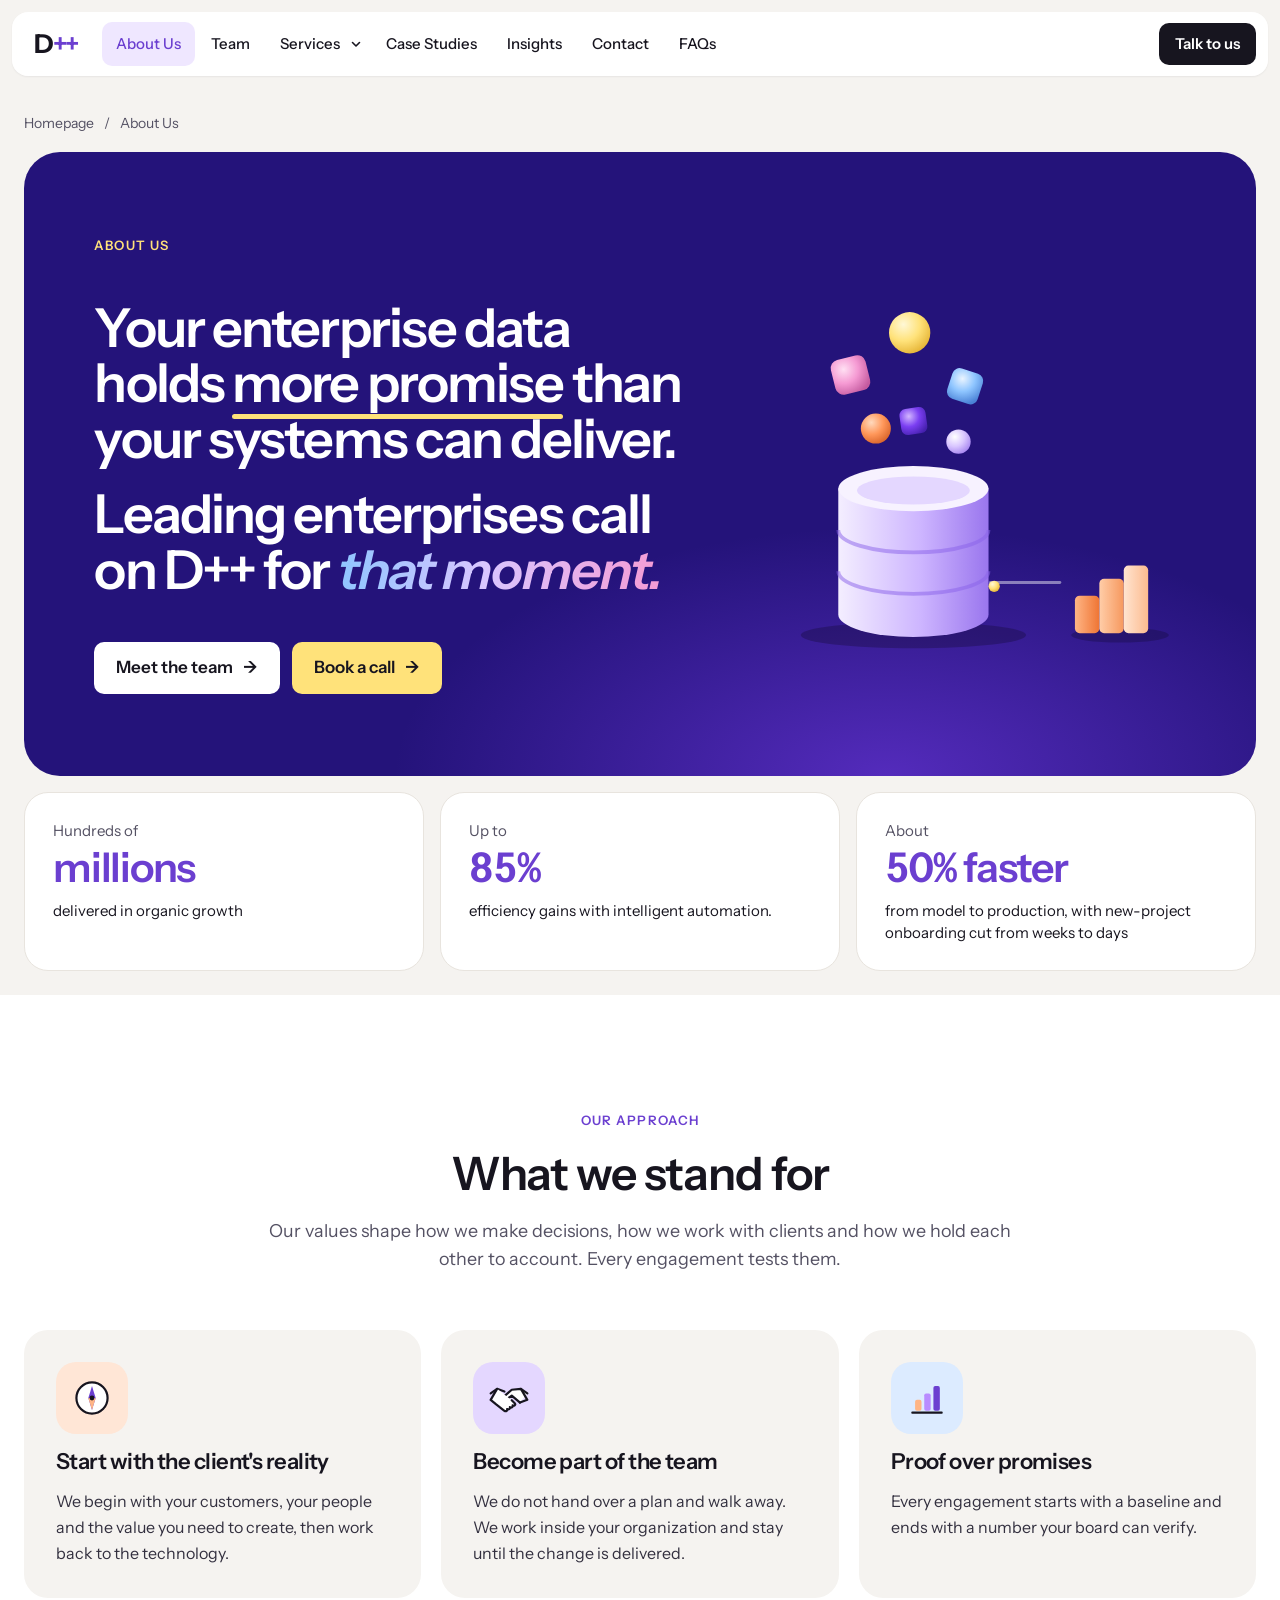
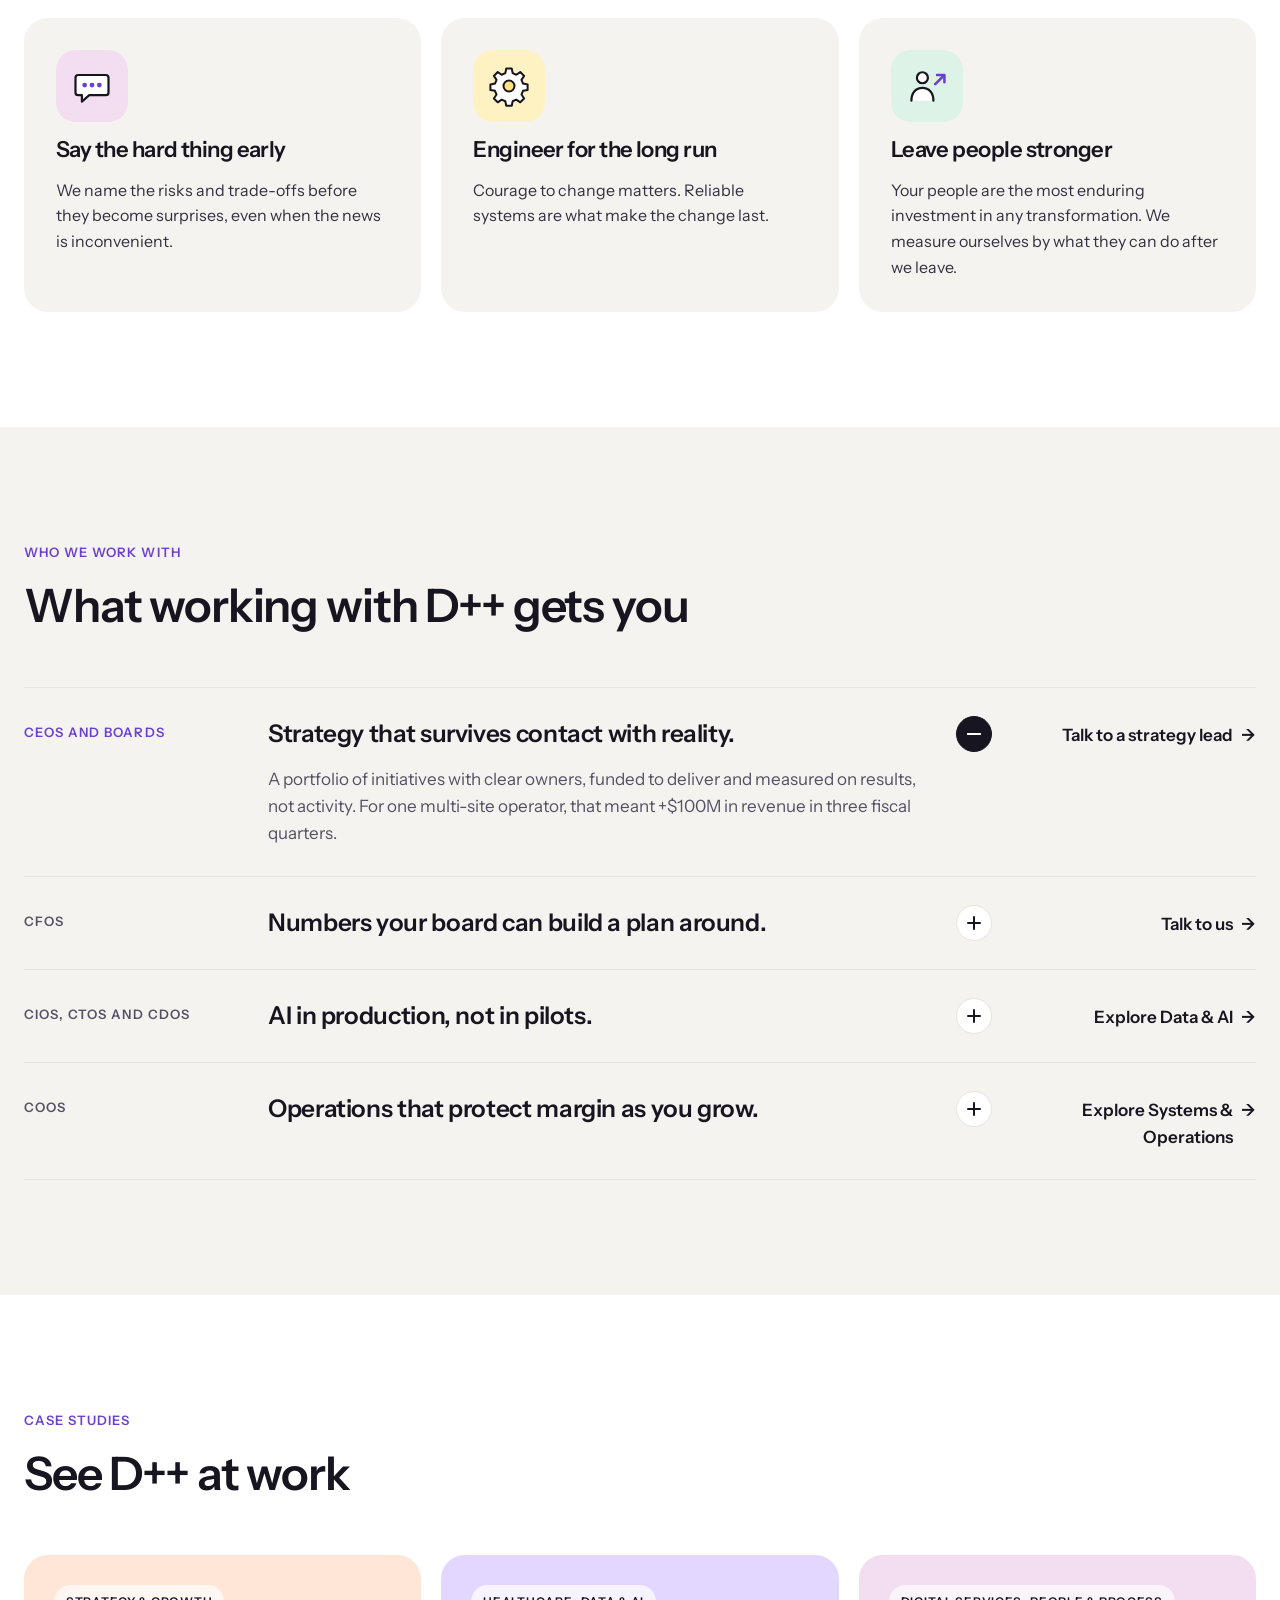
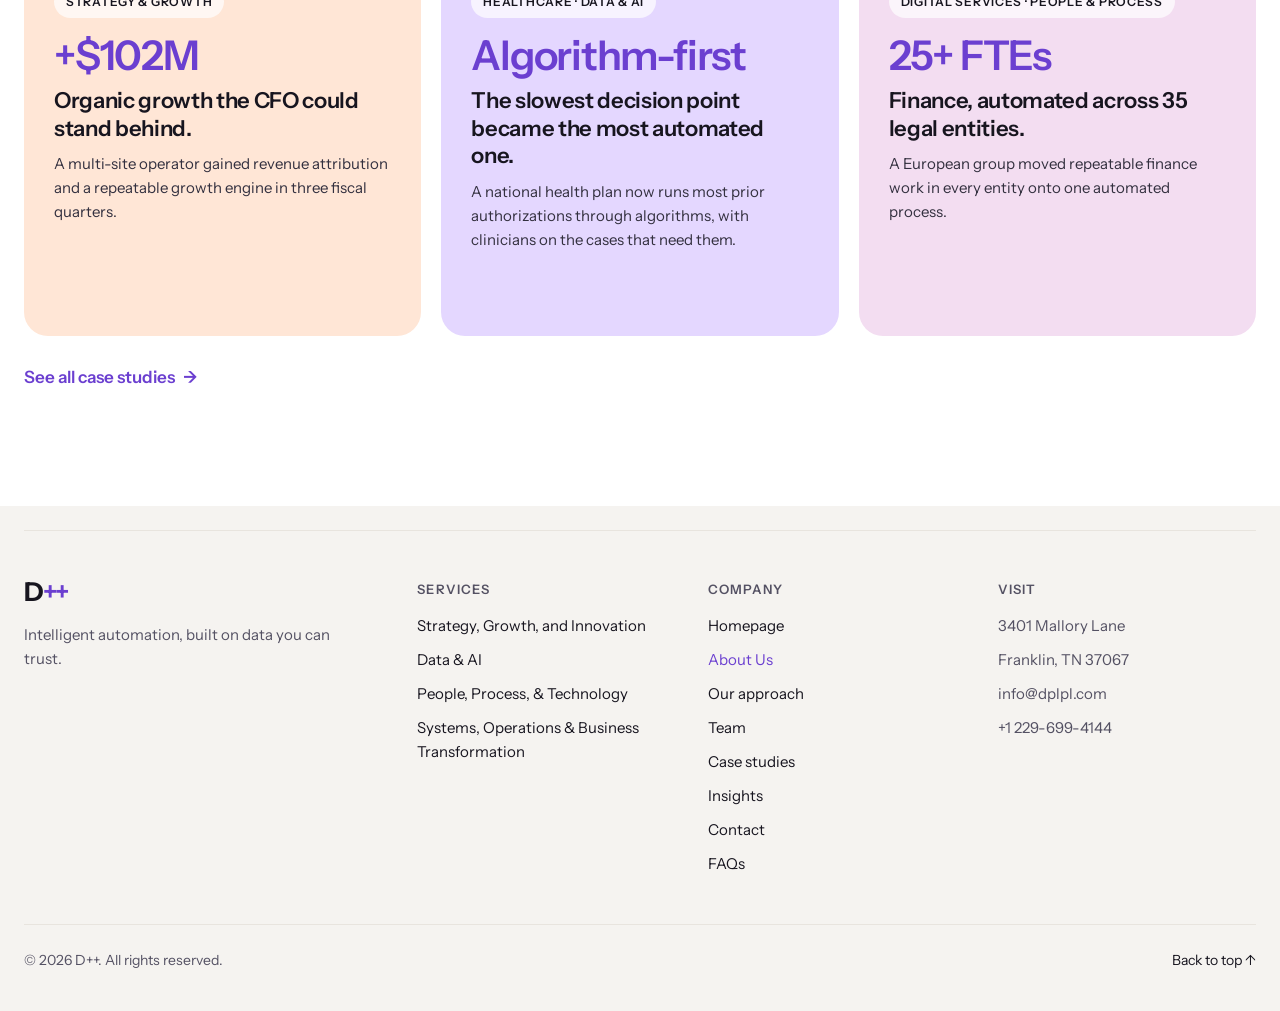
<file: dplpl-site/about.html>
<!doctype html>
<html lang="en">
<head>
<meta charset="utf-8">
<meta name="viewport" content="width=device-width, initial-scale=1, viewport-fit=cover">
<title>About D++</title>
<meta name="description" content="Your enterprise data holds more promise than your systems can deliver. Leading enterprises call on D++ for that moment. Our approach, and what working with D++ gets each leader.">
<link rel="preconnect" href="https://fonts.googleapis.com">
<link rel="preconnect" href="https://fonts.gstatic.com" crossorigin>
<link rel="stylesheet" href="https://fonts.googleapis.com/css2?family=Instrument+Sans:wght@400;500;600;700&display=swap">
<link rel="stylesheet" href="assets/css/styles.css">
</head>
<body class="page-about">

<!-- Shared gradients for the clay illustrations on this page -->
<svg width="0" height="0" style="position:absolute" aria-hidden="true" focusable="false">
  <defs>
    <radialGradient id="bViolet" cx=".35" cy=".3" r=".8"><stop offset="0" stop-color="#D2B6FF"/><stop offset=".5" stop-color="#7B3FF2"/><stop offset="1" stop-color="#4520AE"/></radialGradient>
    <radialGradient id="bYellow" cx=".35" cy=".3" r=".8"><stop offset="0" stop-color="#FFF8D6"/><stop offset=".5" stop-color="#FFE27A"/><stop offset="1" stop-color="#E2AE2C"/></radialGradient>
    <radialGradient id="bPink" cx=".35" cy=".3" r=".8"><stop offset="0" stop-color="#FFE0F3"/><stop offset=".5" stop-color="#F59AD3"/><stop offset="1" stop-color="#C45A9F"/></radialGradient>
    <radialGradient id="bOrange" cx=".35" cy=".3" r=".8"><stop offset="0" stop-color="#FFD9BD"/><stop offset=".5" stop-color="#FF975A"/><stop offset="1" stop-color="#D45E24"/></radialGradient>
    <radialGradient id="bSky" cx=".35" cy=".3" r=".8"><stop offset="0" stop-color="#EAF4FF"/><stop offset=".5" stop-color="#8EC5FF"/><stop offset="1" stop-color="#4A82D6"/></radialGradient>
    <radialGradient id="bLilac" cx=".35" cy=".3" r=".8"><stop offset="0" stop-color="#FFFFFF"/><stop offset=".5" stop-color="#D9C6FF"/><stop offset="1" stop-color="#9F7DEE"/></radialGradient>
    <linearGradient id="cyl" x1="0" y1="0" x2="1" y2="0"><stop offset="0" stop-color="#F4EEFF"/><stop offset=".55" stop-color="#CDB5FF"/><stop offset="1" stop-color="#9A76EE"/></linearGradient>
    <linearGradient id="tube" x1="0" y1="0" x2="1" y2="0"><stop offset="0" stop-color="#A6D0FF"/><stop offset="1" stop-color="#5A8CEB"/></linearGradient>
    <linearGradient id="bar1" x1="0" y1="0" x2="1" y2="0"><stop offset="0" stop-color="#FFB585"/><stop offset="1" stop-color="#EF7534"/></linearGradient>
    <linearGradient id="bar2" x1="0" y1="0" x2="1" y2="0"><stop offset="0" stop-color="#FFCDA8"/><stop offset="1" stop-color="#F6985E"/></linearGradient>
    <linearGradient id="bar3" x1="0" y1="0" x2="1" y2="0"><stop offset="0" stop-color="#FFE4D0"/><stop offset="1" stop-color="#FCBB8F"/></linearGradient>
  </defs>
</svg>

<!-- =====================================================================
     SITE HEADER (shared across pages). aria-current marks this page.
     ===================================================================== -->
<header class="site-header" id="siteHeader">
  <nav class="nav-bar" aria-label="Main">
    <a class="logo" href="index.html" aria-label="D++ homepage">D<span>++</span></a>

    <ul class="nav-links" id="navLinks">
      <li><a class="nav-link" href="about.html" aria-current="page">About Us</a></li>
      <li><a class="nav-link" href="team.html">Team</a></li>
      <li class="has-menu">
        <a class="nav-link" href="services.html">Services</a>
        <button class="menu-caret" aria-expanded="false" aria-controls="menuServices" aria-label="Show service lines">
          <svg width="12" height="12" viewBox="0 0 12 12" aria-hidden="true"><path d="M2.5 4.5l3.5 3.5 3.5-3.5" fill="none" stroke="currentColor" stroke-width="1.6" stroke-linecap="round" stroke-linejoin="round"/></svg>
        </button>
        <div class="mega" id="menuServices">
          <a href="service-strategy.html" class="mega-item"><i class="chip chip--peach"></i><b>Strategy, Growth, and Innovation</b><span>Move past inertia and make new ideas real</span></a>
          <a href="service-data-ai.html" class="mega-item"><i class="chip chip--lilac"></i><b>Data &amp; AI</b><span>Governed data first, then applied AI</span></a>
          <a href="service-people.html" class="mega-item"><i class="chip chip--pink"></i><b>People, Process, &amp; Technology</b><span>Equip leaders to drive lasting change</span></a>
          <a href="service-systems.html" class="mega-item"><i class="chip chip--sky"></i><b>Systems, Operations &amp; Business Transformation</b><span>Build the systems to get where you're going</span></a>
        </div>
      </li>
      <li><a class="nav-link" href="case-studies.html">Case Studies</a></li>
      <li><a class="nav-link" href="blog.html">Insights</a></li>
      <li><a class="nav-link" href="contact.html">Contact</a></li>
      <li><a class="nav-link" href="faqs.html">FAQs</a></li>
    </ul>

    <div class="nav-actions">
      <a class="btn btn--dark btn--sm" href="contact.html#start">Talk to us</a>
      <button class="nav-toggle" id="navToggle" aria-label="Open menu" aria-expanded="false" aria-controls="navLinks"><span></span><span></span></button>
    </div>
  </nav>
</header>

<main>

<!-- =====================================================================
     ABOUT FOLD 1 — HERO CARD + STATS STRIP
     Wireframe: dark rounded card with headline, two buttons and a line
     at the foot; a strip of stat boxes underneath.
     ===================================================================== -->
<section class="about-hero" aria-labelledby="aboutTitle">
  <div class="wrap">
    <nav class="crumbs" aria-label="Breadcrumb"><a href="index.html">Homepage</a><span aria-hidden="true">/</span><span aria-current="page">About Us</span></nav>

    <div class="about-card reveal">
      <div class="about-copy">
        <span class="eyebrow eyebrow--light">About us</span>
        <h1 class="about-title" id="aboutTitle">
          Your enterprise data holds <span class="ul">more promise</span> than your systems can deliver.
          <span class="about-title-sub">Leading enterprises call on D++ for <em class="grad">that moment.</em></span>
        </h1>
        <div class="hero-actions">
          <a class="btn btn--white" href="team.html">Meet the team <span class="arr" aria-hidden="true">→</span></a>
          <a class="btn btn--yellow" href="contact.html#start">Book a call <span class="arr" aria-hidden="true">→</span></a>
        </div>
      </div>

      <!-- Illustration: a data core full of promise, squeezed through one narrow pipe -->
      <svg class="about-art" viewBox="0 0 480 420" aria-hidden="true" focusable="false">
        <ellipse cx="190" cy="392" rx="120" ry="14" fill="#000" opacity=".22"/>
        <ellipse cx="410" cy="392" rx="52" ry="8" fill="#000" opacity=".2"/>
        <g class="art-bob"><rect x="104" y="96" width="38" height="38" rx="9" fill="url(#bPink)" transform="rotate(-14 123 115)"/></g>
        <g class="art-bob art-bob--b"><circle cx="186" cy="70" r="22" fill="url(#bYellow)"/></g>
        <g class="art-bob art-bob--c"><rect x="228" y="110" width="34" height="34" rx="8" fill="url(#bSky)" transform="rotate(18 245 127)"/></g>
        <g class="art-bob art-bob--b"><circle cx="150" cy="172" r="16" fill="url(#bOrange)"/></g>
        <g class="art-bob"><circle cx="238" cy="186" r="13" fill="url(#bLilac)"/></g>
        <g class="art-bob art-bob--c"><rect x="176" y="150" width="28" height="28" rx="7" fill="url(#bViolet)" transform="rotate(-8 190 164)"/></g>
        <path d="M110 236 V370 A80 24 0 0 0 270 370 V236 Z" fill="url(#cyl)"/>
        <path d="M110 280 A80 24 0 0 0 270 280" fill="none" stroke="#8A62EA" stroke-width="4" opacity=".5"/>
        <path d="M110 324 A80 24 0 0 0 270 324" fill="none" stroke="#8A62EA" stroke-width="4" opacity=".5"/>
        <ellipse cx="190" cy="236" rx="80" ry="24" fill="#F7F2FF"/>
        <ellipse cx="190" cy="238" rx="60" ry="15" fill="#E4D7FF"/>
        <path d="M268 340 H352" stroke="url(#tube)" stroke-width="14" stroke-linecap="round"/>
        <path d="M272 336 H346" stroke="#FFFFFF" stroke-opacity=".45" stroke-width="3" stroke-linecap="round"/>
        <circle class="trickle" cx="276" cy="340" r="6" fill="url(#bYellow)"/>
        <rect x="362" y="350" width="26" height="40" rx="5" fill="url(#bar1)"/>
        <rect x="388" y="332" width="26" height="58" rx="5" fill="url(#bar2)"/>
        <rect x="414" y="318" width="26" height="72" rx="5" fill="url(#bar3)"/>
      </svg>
    </div>

    <!-- Stats strip. data-count numbers count up when they scroll into view. -->
    <ul class="stats">
      <li class="stat reveal" style="--d:1"><span class="stat-pre">Hundreds of</span><b>millions</b><span class="stat-label">delivered in organic growth</span></li>
      <li class="stat reveal" style="--d:2"><span class="stat-pre">Up to</span><b data-count="85" data-suffix="%">85%</b><span class="stat-label">efficiency gains with intelligent automation.</span></li>
      <li class="stat reveal" style="--d:3"><span class="stat-pre">About</span><b>50% faster</b><span class="stat-label">from model to production, with new-project onboarding cut from weeks to days</span></li>
    </ul>
  </div>
</section>

<!-- =====================================================================
     ABOUT FOLD 2 — WHAT WE STAND FOR (values grid, 3 × 2)
     Each card's icon animates on hover or keyboard focus.
     ===================================================================== -->
<section class="section section--white" id="values" aria-labelledby="valuesTitle">
  <div class="wrap">
    <div class="section-head section-head--center">
      <span class="eyebrow reveal">Our approach</span>
      <h2 class="h2 reveal" style="--d:1" id="valuesTitle">What we stand for</h2>
      <p class="lead reveal" style="--d:2">Our values shape how we make decisions, how we work with clients and how we hold each other to account. Every engagement tests them.</p>
    </div>

    <ul class="values">
      <li class="value reveal" tabindex="0" style="--card-bg:#FFE6D6;--d:0">
        <span class="value-icon ico-compass" aria-hidden="true">
          <svg viewBox="0 0 48 48"><circle cx="24" cy="24" r="17" fill="#fff" stroke="#17151F" stroke-width="2.4"/><g class="needle"><path d="M24 11 L28 24 L24 37 L20 24 Z" fill="#6B3FD0"/><path d="M24 24 L28 24 L24 37 L20 24 Z" fill="#FFB585"/></g><circle cx="24" cy="24" r="2.6" fill="#17151F"/></svg>
        </span>
        <h3>Start with the client's reality</h3>
        <p>We begin with your customers, your people and the value you need to create, then work back to the technology.</p>
      </li>
      <li class="value reveal" tabindex="0" style="--card-bg:#E4D7FF;--d:1">
        <span class="value-icon ico-handshake" aria-hidden="true">
          <svg viewBox="0 0 48 48"><g class="hands" fill="none" stroke="#17151F" stroke-width="2.4" stroke-linecap="round" stroke-linejoin="round"><path d="M4 19 L11 14 L19 17" /><path d="M44 19 L37 14 L27 15 L19 22 C17.5 23.5 19.5 26.5 22 25 L27 21.5 L36 29" fill="#fff"/><path d="M11 14 L4 26 L10 31 L19 38 C20.5 39 22.5 38 22 36 C23.5 37 25.5 36 25 34 C26.5 35 28.5 34 28 32 C29.5 33 31.5 31.5 30.5 30 L27 26.5" fill="#fff"/><path d="M37 14 L44 26 L36 29"/></g></svg>
        </span>
        <h3>Become part of the team</h3>
        <p>We do not hand over a plan and walk away. We work inside your organization and stay until the change is delivered.</p>
      </li>
      <li class="value reveal" tabindex="0" style="--card-bg:#DCEBFF;--d:2">
        <span class="value-icon ico-chart" aria-hidden="true">
          <svg viewBox="0 0 48 48"><path d="M8 40 H40" stroke="#17151F" stroke-width="2.4" stroke-linecap="round"/><rect class="b1" x="11" y="26" width="7" height="12" rx="2" fill="#FFB585"/><rect class="b2" x="21" y="19" width="7" height="19" rx="2" fill="#B98CFF"/><rect class="b3" x="31" y="11" width="7" height="27" rx="2" fill="#6B3FD0"/></svg>
        </span>
        <h3>Proof over promises</h3>
        <p>Every engagement starts with a baseline and ends with a number your board can verify.</p>
      </li>
      <li class="value reveal" tabindex="0" style="--card-bg:#F3DDF1;--d:0">
        <span class="value-icon ico-bubble" aria-hidden="true">
          <svg viewBox="0 0 48 48"><path class="bubble" d="M9 12 H39 A3 3 0 0 1 42 15 V31 A3 3 0 0 1 39 34 H21 L13 41 V34 H9 A3 3 0 0 1 6 31 V15 A3 3 0 0 1 9 12 Z" fill="#fff" stroke="#17151F" stroke-width="2.4" stroke-linejoin="round"/><circle class="dot d1" cx="16" cy="23" r="2.6" fill="#6B3FD0"/><circle class="dot d2" cx="24" cy="23" r="2.6" fill="#6B3FD0"/><circle class="dot d3" cx="32" cy="23" r="2.6" fill="#6B3FD0"/></svg>
        </span>
        <h3>Say the hard thing early</h3>
        <p>We name the risks and trade-offs before they become surprises, even when the news is inconvenient.</p>
      </li>
      <li class="value reveal" tabindex="0" style="--card-bg:#FFF2C2;--d:1">
        <span class="value-icon ico-gear" aria-hidden="true">
          <svg viewBox="0 0 48 48"><g class="gear"><path d="M21 5 h6 l1 5 4 1.7 4.3 -2.9 4.2 4.2 -2.9 4.3 1.7 4 5 1 v6 l-5 1 -1.7 4 2.9 4.3 -4.2 4.2 -4.3 -2.9 -4 1.7 -1 5 h-6 l-1 -5 -4 -1.7 -4.3 2.9 -4.2 -4.2 2.9 -4.3 -1.7 -4 -5 -1 v-6 l5 -1 1.7 -4 -2.9 -4.3 4.2 -4.2 4.3 2.9 4 -1.7 Z" fill="#fff" stroke="#17151F" stroke-width="2.2" stroke-linejoin="round"/><circle cx="24" cy="24" r="6" fill="#FFE27A" stroke="#17151F" stroke-width="2.2"/></g></svg>
        </span>
        <h3>Engineer for the long run</h3>
        <p>Courage to change matters. Reliable systems are what make the change last.</p>
      </li>
      <li class="value reveal" tabindex="0" style="--card-bg:#DDF3E8;--d:2">
        <span class="value-icon ico-person" aria-hidden="true">
          <svg viewBox="0 0 48 48"><circle cx="19" cy="15" r="6" fill="#fff" stroke="#17151F" stroke-width="2.4"/><path d="M7 40 C7 31 12 26 19 26 C26 26 31 31 31 40" fill="#fff" stroke="#17151F" stroke-width="2.4" stroke-linecap="round"/><g class="up"><path d="M33 22 L42 13" stroke="#6B3FD0" stroke-width="2.8" stroke-linecap="round"/><path d="M35 12 H43 V20" fill="none" stroke="#6B3FD0" stroke-width="2.8" stroke-linecap="round" stroke-linejoin="round"/></g></svg>
        </span>
        <h3>Leave people stronger</h3>
        <p>Your people are the most enduring investment in any transformation. We measure ourselves by what they can do after we leave.</p>
      </li>
    </ul>
  </div>
</section>

<!-- =====================================================================
     ABOUT FOLD 3 — WHAT WORKING WITH D++ GETS YOU
     Wireframe: label (left) · headline + body (middle) · links (right).
     Click a headline to open its row. The first row starts open.
     ===================================================================== -->
<section class="section section--soft" id="working-with-us" aria-labelledby="workTitle">
  <div class="wrap">
    <div class="section-head">
      <span class="eyebrow reveal">Who we work with</span>
      <h2 class="h2 reveal" style="--d:1" id="workTitle">What working with D++ gets you</h2>
    </div>

    <div class="aud reveal" style="--d:2">
      <article class="aud-row open">
        <span class="aud-label">CEOs and boards</span>
        <div class="aud-main">
          <button class="aud-head" aria-expanded="true" aria-controls="aud-1">Strategy that survives contact with reality.<i class="aud-plus" aria-hidden="true"></i></button>
          <div class="aud-body" id="aud-1"><div>
            <p>A portfolio of initiatives with clear owners, funded to deliver and measured on results, not activity. For one multi-site operator, that meant +$100M in revenue in three fiscal quarters.</p>
          </div></div>
        </div>
        <a class="aud-link" href="contact.html#start">Talk to a strategy lead <span class="arr" aria-hidden="true">→</span></a>
      </article>
      <article class="aud-row">
        <span class="aud-label">CFOs</span>
        <div class="aud-main">
          <button class="aud-head" aria-expanded="false" aria-controls="aud-2">Numbers your board can build a plan around.<i class="aud-plus" aria-hidden="true"></i></button>
          <div class="aud-body" id="aud-2"><div>
            <p>Revenue attribution your finance team trusts, cost structures fixed at the source, and savings that hold. One manufacturer cut its cost of quality by a third.</p>
          </div></div>
        </div>
        <a class="aud-link" href="contact.html#start">Talk to us <span class="arr" aria-hidden="true">→</span></a>
      </article>
      <article class="aud-row">
        <span class="aud-label">CIOs, CTOs and CDOs</span>
        <div class="aud-main">
          <button class="aud-head" aria-expanded="false" aria-controls="aud-3">AI in production, not in pilots.<i class="aud-plus" aria-hidden="true"></i></button>
          <div class="aud-body" id="aud-3"><div>
            <p>Governed data foundations first, then predictive models, agents and automation your teams trust. At one national health plan, most prior authorizations are now algorithm-driven, with clinicians on the cases that need them.</p>
          </div></div>
        </div>
        <a class="aud-link" href="service-data-ai.html">Explore Data &amp; AI <span class="arr" aria-hidden="true">→</span></a>
      </article>
      <article class="aud-row">
        <span class="aud-label">COOs</span>
        <div class="aud-main">
          <button class="aud-head" aria-expanded="false" aria-controls="aud-4">Operations that protect margin as you grow.<i class="aud-plus" aria-hidden="true"></i></button>
          <div class="aud-body" id="aud-4"><div>
            <p>Value streams redesigned, releases made routine, and repeatable work taken off people's desks. One client returned more than 25 FTEs of work to the business.</p>
          </div></div>
        </div>
        <a class="aud-link" href="service-systems.html">Explore Systems &amp; Operations <span class="arr" aria-hidden="true">→</span></a>
      </article>
    </div>
  </div>
</section>

<!-- =====================================================================
     ABOUT FOLD 4 — CASE STUDIES
     Three stories from the Case studies page, one per service line.
     ===================================================================== -->
<section class="section section--white next-steps" aria-labelledby="nextTitle">
  <div class="wrap">
    <div class="section-head">
      <span class="eyebrow reveal">Case studies</span>
      <h2 class="h2 reveal" style="--d:1" id="nextTitle">See D++ at work</h2>
    </div>
    <div class="next-grid">
      <a class="next-card case-mini reveal" href="case-studies.html" style="--card-bg:#FFE6D6;--d:0">
        <span class="rev-tag">Strategy &amp; Growth</span>
        <b class="cm-fig">+$102M</b>
        <b>Organic growth the CFO could stand behind.</b>
        <span class="next-text">A multi-site operator gained revenue attribution and a repeatable growth engine in three fiscal quarters.</span>
      </a>
      <a class="next-card case-mini reveal" href="case-studies.html" style="--card-bg:#E4D7FF;--d:1">
        <span class="rev-tag">Healthcare · Data &amp; AI</span>
        <b class="cm-fig">Algorithm-first</b>
        <b>The slowest decision point became the most automated one.</b>
        <span class="next-text">A national health plan now runs most prior authorizations through algorithms, with clinicians on the cases that need them.</span>
      </a>
      <a class="next-card case-mini reveal" href="case-studies.html" style="--card-bg:#F3DDF1;--d:2">
        <span class="rev-tag">Digital Services · People &amp; Process</span>
        <b class="cm-fig">25+ FTEs</b>
        <b>Finance, automated across 35 legal entities.</b>
        <span class="next-text">A European group moved repeatable finance work in every entity onto one automated process.</span>
      </a>
    </div>
    <div class="section-foot reveal"><a class="inline-link" href="case-studies.html">See all case studies <span class="arr" aria-hidden="true">→</span></a></div>
  </div>
</section>

</main>

<!-- =====================================================================
     SITE FOOTER (shared across pages)
     ===================================================================== -->
<footer class="site-footer">
  <div class="wrap">
    <div class="foot-grid">
      <div class="foot-brand">
        <a class="logo logo--light" href="index.html">D<span>++</span></a>
        <p>Intelligent automation, built on data you can trust.</p>
      </div>
      <div>
        <h3>Services</h3>
        <ul>
          <li><a href="service-strategy.html">Strategy, Growth, and Innovation</a></li>
          <li><a href="service-data-ai.html">Data &amp; AI</a></li>
          <li><a href="service-people.html">People, Process, &amp; Technology</a></li>
          <li><a href="service-systems.html">Systems, Operations &amp; Business Transformation</a></li>
        </ul>
      </div>
      <div>
        <h3>Company</h3>
        <ul>
          <li><a href="index.html">Homepage</a></li>
          <li><a href="about.html" aria-current="page">About Us</a></li>
          <li><a href="about.html#values">Our approach</a></li>
          <li><a href="team.html">Team</a></li>
          <li><a href="case-studies.html">Case studies</a></li>
          <li><a href="blog.html">Insights</a></li>
          <li><a href="contact.html">Contact</a></li>
          <li><a href="faqs.html">FAQs</a></li>
        </ul>
      </div>
      <div>
        <h3>Visit</h3>
        <ul class="foot-plain">
          <li>3401 Mallory Lane</li>
          <li>Franklin, TN 37067</li>
          <li>info@dplpl.com</li>
          <li>+1 229-699-4144</li>
        </ul>
      </div>
    </div>
    <div class="foot-bottom"><span>© 2026 D++. All rights reserved.</span><a href="#siteHeader">Back to top ↑</a></div>
  </div>
</footer>

<div class="toast" id="toast" role="status" aria-live="polite"></div>

<script src="assets/js/main.js"></script>
</body>
</html>
</file>
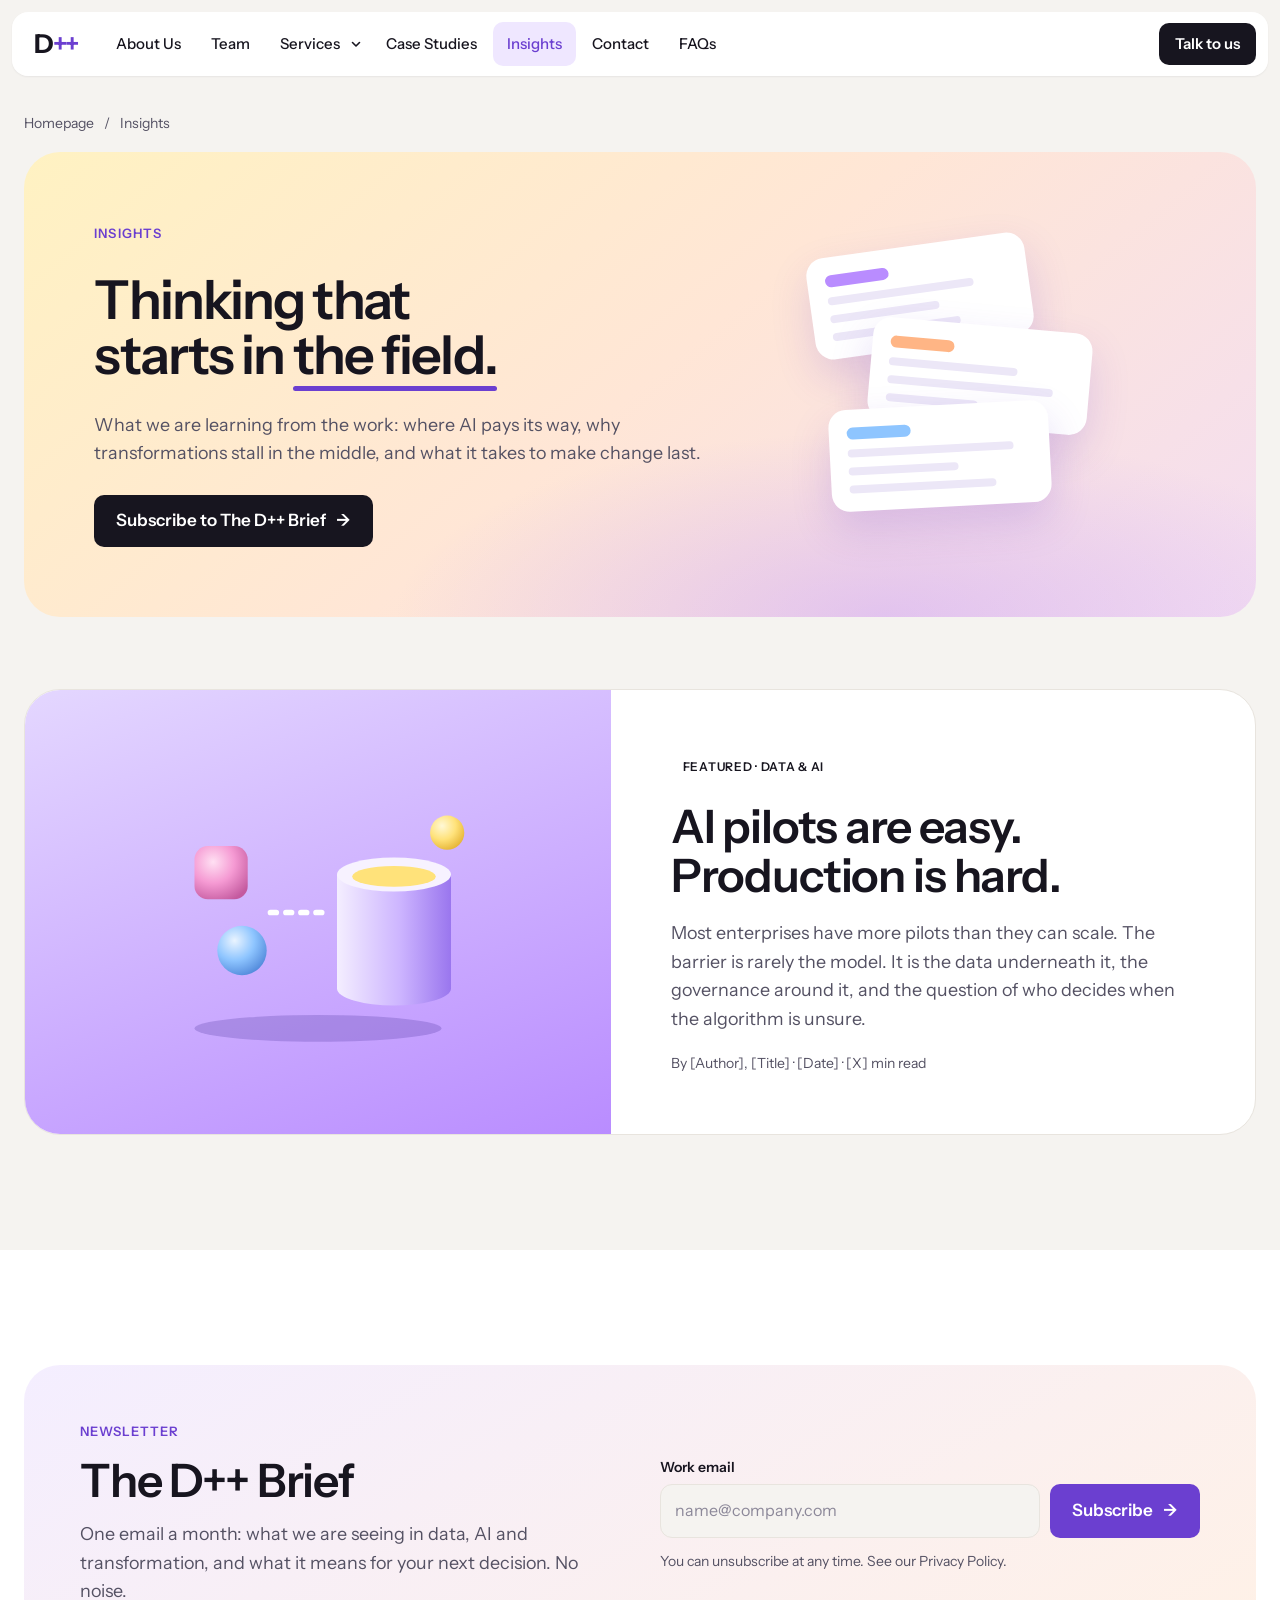
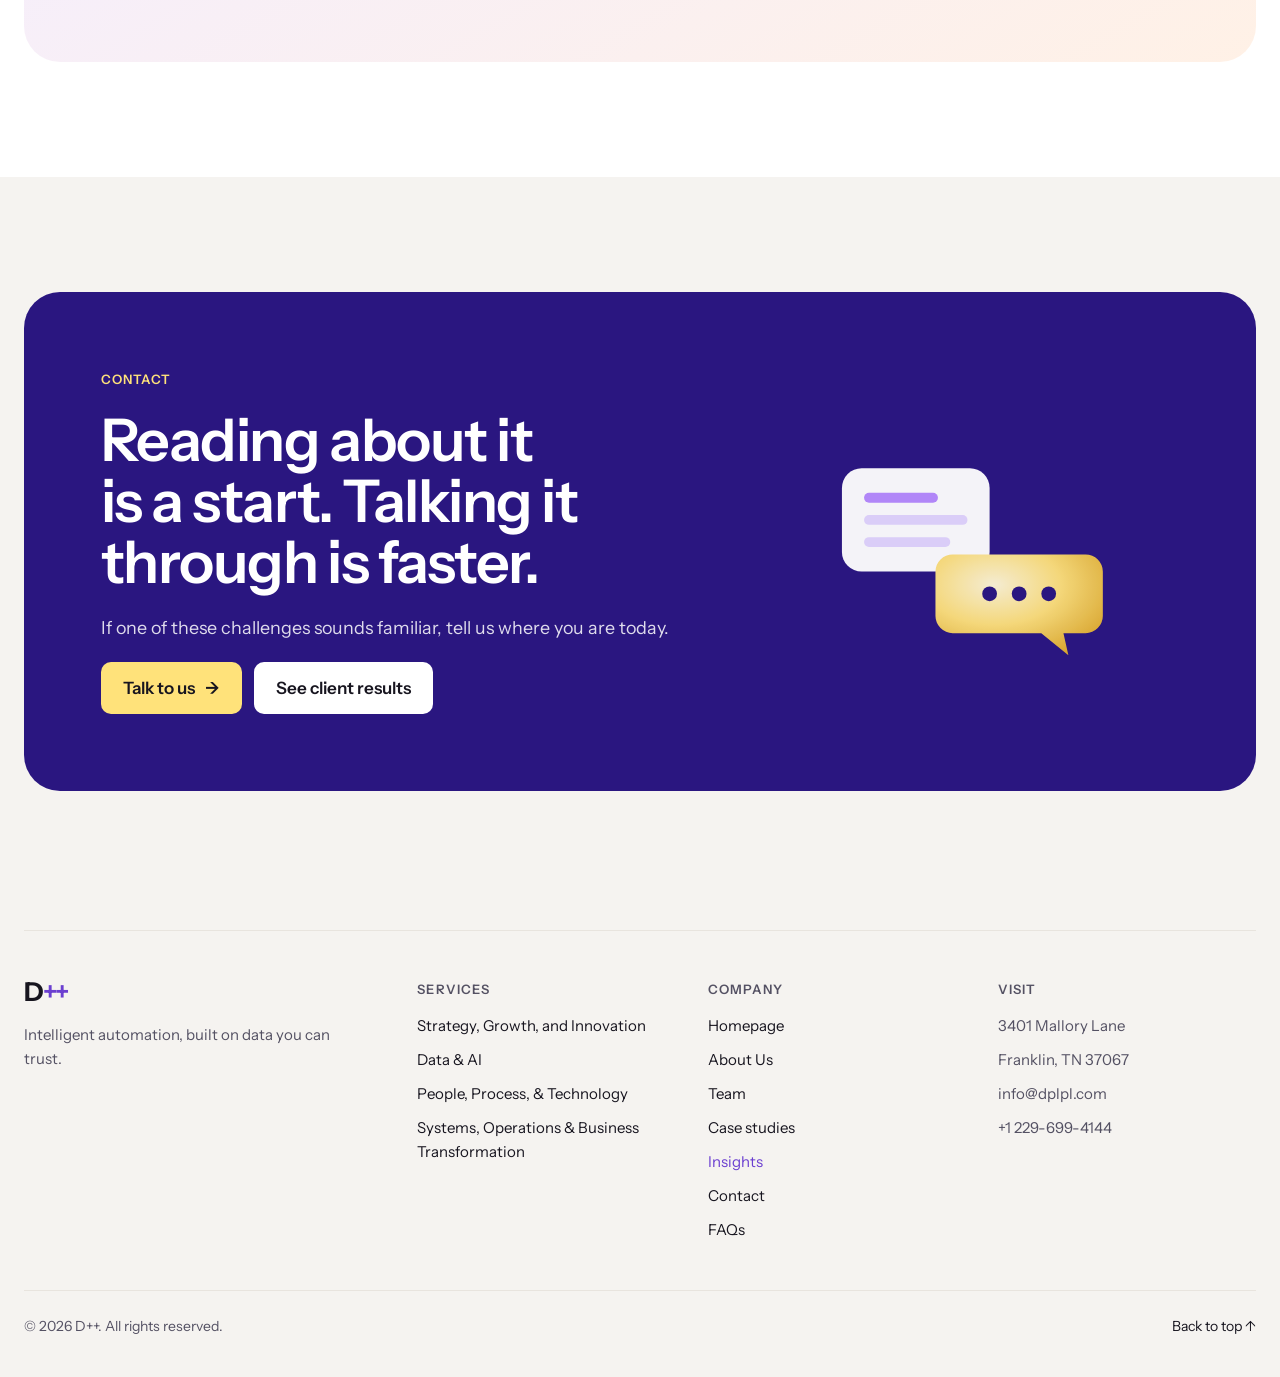
<file: dplpl-site/blog.html>
<!doctype html>
<html lang="en">
<head>
<meta charset="utf-8">
<meta name="viewport" content="width=device-width, initial-scale=1, viewport-fit=cover">
<title>Insights | D++</title>
<meta name="description" content="Perspectives on data, AI and enterprise transformation from the D++ team. Practical thinking for leaders who need results, not hype.">
<link rel="preconnect" href="https://fonts.googleapis.com">
<link rel="preconnect" href="https://fonts.gstatic.com" crossorigin>
<link rel="stylesheet" href="https://fonts.googleapis.com/css2?family=Instrument+Sans:wght@400;500;600;700&display=swap">
<link rel="stylesheet" href="assets/css/styles.css">
</head>
<body class="page-blog">

<!-- Shared gradients for the clay illustrations on this page -->
<svg width="0" height="0" style="position:absolute" aria-hidden="true" focusable="false">
  <defs>
    <radialGradient id="bViolet" cx=".35" cy=".3" r=".8"><stop offset="0" stop-color="#D2B6FF"/><stop offset=".5" stop-color="#7B3FF2"/><stop offset="1" stop-color="#4520AE"/></radialGradient>
    <radialGradient id="bYellow" cx=".35" cy=".3" r=".8"><stop offset="0" stop-color="#FFF8D6"/><stop offset=".5" stop-color="#FFE27A"/><stop offset="1" stop-color="#E2AE2C"/></radialGradient>
    <radialGradient id="bPink" cx=".35" cy=".3" r=".8"><stop offset="0" stop-color="#FFE0F3"/><stop offset=".5" stop-color="#F59AD3"/><stop offset="1" stop-color="#C45A9F"/></radialGradient>
    <radialGradient id="bSky" cx=".35" cy=".3" r=".8"><stop offset="0" stop-color="#EAF4FF"/><stop offset=".5" stop-color="#8EC5FF"/><stop offset="1" stop-color="#4A82D6"/></radialGradient>
    <linearGradient id="cyl" x1="0" y1="0" x2="1" y2="0"><stop offset="0" stop-color="#F4EEFF"/><stop offset=".55" stop-color="#CDB5FF"/><stop offset="1" stop-color="#9A76EE"/></linearGradient>
  </defs>
</svg>

<!-- =====================================================================
     SITE HEADER (shared across pages)
     ===================================================================== -->
<header class="site-header" id="siteHeader">
  <nav class="nav-bar" aria-label="Main">
    <a class="logo" href="index.html" aria-label="D++ homepage">D<span>++</span></a>
    <ul class="nav-links" id="navLinks">
      <li><a class="nav-link" href="about.html">About Us</a></li>
      <li><a class="nav-link" href="team.html">Team</a></li>
      <li class="has-menu">
        <a class="nav-link" href="services.html">Services</a>
        <button class="menu-caret" aria-expanded="false" aria-controls="menuServices" aria-label="Show service lines">
          <svg width="12" height="12" viewBox="0 0 12 12" aria-hidden="true"><path d="M2.5 4.5l3.5 3.5 3.5-3.5" fill="none" stroke="currentColor" stroke-width="1.6" stroke-linecap="round" stroke-linejoin="round"/></svg>
        </button>
        <div class="mega" id="menuServices">
          <a href="service-strategy.html" class="mega-item"><i class="chip chip--peach"></i><b>Strategy, Growth, and Innovation</b><span>Move past inertia and make new ideas real</span></a>
          <a href="service-data-ai.html" class="mega-item"><i class="chip chip--lilac"></i><b>Data &amp; AI</b><span>Governed data first, then applied AI</span></a>
          <a href="service-people.html" class="mega-item"><i class="chip chip--pink"></i><b>People, Process, &amp; Technology</b><span>Equip leaders to drive lasting change</span></a>
          <a href="service-systems.html" class="mega-item"><i class="chip chip--sky"></i><b>Systems, Operations &amp; Business Transformation</b><span>Build the systems to get where you're going</span></a>
        </div>
      </li>
      <li><a class="nav-link" href="case-studies.html">Case Studies</a></li>
      <li><a class="nav-link" href="blog.html" aria-current="page">Insights</a></li>
      <li><a class="nav-link" href="contact.html">Contact</a></li>
      <li><a class="nav-link" href="faqs.html">FAQs</a></li>
    </ul>
    <div class="nav-actions">
      <a class="btn btn--dark btn--sm" href="contact.html#start">Talk to us</a>
      <button class="nav-toggle" id="navToggle" aria-label="Open menu" aria-expanded="false" aria-controls="navLinks"><span></span><span></span></button>
    </div>
  </nav>
</header>

<main>

<!-- =====================================================================
     INSIGHTS FOLD 1 — HERO
     ===================================================================== -->
<section class="about-hero" aria-labelledby="blogTitle">
  <div class="wrap">
    <nav class="crumbs" aria-label="Breadcrumb"><a href="index.html">Homepage</a><span aria-hidden="true">/</span><span aria-current="page">Insights</span></nav>
    <div class="about-card reveal">
      <div class="about-copy">
        <span class="eyebrow eyebrow--light">Insights</span>
        <h1 class="about-title" id="blogTitle">Thinking that starts in <span class="ul">the field.</span></h1>
        <p class="contact-sub">What we are learning from the work: where AI pays its way, why transformations stall in the middle, and what it takes to make change last.</p>
        <div class="hero-actions">
          <a class="btn btn--yellow" href="#brief">Subscribe to The D++ Brief <span class="arr" aria-hidden="true">→</span></a>

        </div>
      </div>
      <!-- A stack of article cards floating up from the field -->
      <div class="paper-stack" aria-hidden="true">
        <span class="paper p1"><i class="paper-tag" style="--c:#B98CFF"></i><i class="paper-line w80"></i><i class="paper-line w60"></i><i class="paper-line w70"></i></span>
        <span class="paper p2"><i class="paper-tag" style="--c:#FFB585"></i><i class="paper-line w70"></i><i class="paper-line w90"></i><i class="paper-line w50"></i></span>
        <span class="paper p3"><i class="paper-tag" style="--c:#8EC5FF"></i><i class="paper-line w90"></i><i class="paper-line w60"></i><i class="paper-line w80"></i></span>
      </div>
    </div>
  </div>
</section>

<!-- =====================================================================
     INSIGHTS FOLD 2 — FEATURED ARTICLE
     [Author], [Title], [Date] and [X] are placeholders from the content doc.
     ===================================================================== -->
<section class="section section--soft featured-sec" aria-labelledby="featTitle">
  <div class="wrap">
    <article class="feature-card reveal">
      <div class="feature-art" aria-hidden="true">
        <svg viewBox="0 0 400 300">
          <ellipse cx="200" cy="272" rx="130" ry="14" fill="#2A1680" opacity=".2"/>
          <g class="art-bob"><rect x="70" y="80" width="56" height="56" rx="14" fill="url(#bPink)"/></g>
          <g class="art-bob art-bob--b"><circle cx="120" cy="190" r="26" fill="url(#bSky)"/></g>
          <path d="M150 150 C190 150 190 150 214 150" stroke="#FFFFFF" stroke-width="6" stroke-dasharray="6 10" stroke-linecap="round"/>
          <path d="M220 110 V230 A60 18 0 0 0 340 230 V110 Z" fill="url(#cyl)"/>
          <ellipse cx="280" cy="110" rx="60" ry="18" fill="#F7F2FF"/>
          <ellipse class="pulse-soft" cx="280" cy="112" rx="44" ry="11" fill="#FFE27A"/>
          <g class="art-bob art-bob--c"><circle cx="336" cy="66" r="18" fill="url(#bYellow)"/></g>
        </svg>
      </div>
      <div class="feature-copy">
        <span class="rev-tag">Featured · Data &amp; AI</span>
        <h2 class="h2" id="featTitle">AI pilots are easy. Production is hard.</h2>
        <p class="lead">Most enterprises have more pilots than they can scale. The barrier is rarely the model. It is the data underneath it, the governance around it, and the question of who decides when the algorithm is unsure.</p>
        <p class="byline">By [Author], [Title] · [Date] · [X] min read</p>
      </div>
    </article>
  </div>
</section>

<!-- =====================================================================
     INSIGHTS FOLD 5 — NEWSLETTER: THE D++ BRIEF
     No mailing service is connected yet: set data-endpoint on the form.
     Content doc note: confirm the monthly cadence.
     ===================================================================== -->
<section class="section section--white" id="brief" aria-labelledby="briefTitle">
  <div class="wrap">
    <div class="brief-card reveal">
      <div class="brief-copy">
        <span class="eyebrow">Newsletter</span>
        <h2 class="h2" id="briefTitle">The D++ Brief</h2>
        <p class="lead">One email a month: what we are seeing in data, AI and transformation, and what it means for your next decision. No noise.</p>
      </div>
      <div class="brief-form-wrap">
        <form id="briefForm" class="brief-form" novalidate data-endpoint="">
          <div class="field">
            <label for="b-email">Work email</label>
            <div class="brief-row">
              <input id="b-email" name="email" type="email" autocomplete="email" placeholder="name@company.com" required>
              <button class="btn btn--violet" type="submit">Subscribe <span class="arr" aria-hidden="true">→</span></button>
            </div>
            <p class="err" id="b-email-err"></p>
          </div>
          <p class="form-note">You can unsubscribe at any time. See our Privacy Policy.</p>
        </form>
        <div class="brief-thanks" id="briefThanks" hidden tabindex="-1">
          <b>You're subscribed.</b>
          <span>The next D++ Brief will arrive in your inbox.</span>
        </div>
      </div>
    </div>
  </div>
</section>

<!-- =====================================================================
     INSIGHTS FOLD 6 — CLOSING CTA
     ===================================================================== -->
<section class="section section--soft contact" aria-labelledby="blogCtaTitle">
  <div class="wrap">
    <div class="contact-card svc-cta join-card reveal">
      <div class="contact-copy">
        <span class="eyebrow eyebrow--light">Contact</span>
        <h2 class="h1" id="blogCtaTitle">Reading about it is a start. Talking it through is faster.</h2>
        <p class="lead">If one of these challenges sounds familiar, tell us where you are today.</p>
        <div class="hero-actions">
          <a class="btn btn--yellow" href="contact.html#start">Talk to us <span class="arr" aria-hidden="true">→</span></a>
          <a class="btn btn--white" href="case-studies.html">See client results</a>
        </div>
      </div>
      <svg class="contact-art join-art" viewBox="0 0 260 200" aria-hidden="true">
        <g class="art-bob"><rect x="30" y="40" width="120" height="84" rx="16" fill="#FFFFFF"/><rect x="48" y="60" width="60" height="8" rx="4" fill="#B98CFF"/><rect x="48" y="78" width="84" height="8" rx="4" fill="#E4D7FF"/><rect x="48" y="96" width="70" height="8" rx="4" fill="#E4D7FF"/></g>
        <g class="art-bob art-bob--b"><path d="M120 110 H228 A14 14 0 0 1 242 124 V160 A14 14 0 0 1 228 174 H210 L214 192 L192 174 H120 A14 14 0 0 1 106 160 V124 A14 14 0 0 1 120 110 Z" fill="url(#bYellow)"/><circle cx="150" cy="142" r="6" fill="#2A1680"/><circle cx="174" cy="142" r="6" fill="#2A1680"/><circle cx="198" cy="142" r="6" fill="#2A1680"/></g>
      </svg>
    </div>
  </div>
</section>

</main>

<!-- =====================================================================
     SITE FOOTER (shared across pages)
     ===================================================================== -->
<footer class="site-footer">
  <div class="wrap">
    <div class="foot-grid">
      <div class="foot-brand">
        <a class="logo logo--light" href="index.html">D<span>++</span></a>
        <p>Intelligent automation, built on data you can trust.</p>
      </div>
      <div>
        <h3>Services</h3>
        <ul>
          <li><a href="service-strategy.html">Strategy, Growth, and Innovation</a></li>
          <li><a href="service-data-ai.html">Data &amp; AI</a></li>
          <li><a href="service-people.html">People, Process, &amp; Technology</a></li>
          <li><a href="service-systems.html">Systems, Operations &amp; Business Transformation</a></li>
        </ul>
      </div>
      <div>
        <h3>Company</h3>
        <ul>
          <li><a href="index.html">Homepage</a></li>
          <li><a href="about.html">About Us</a></li>
          <li><a href="team.html">Team</a></li>
          <li><a href="case-studies.html">Case studies</a></li>
          <li><a href="blog.html" aria-current="page">Insights</a></li>
          <li><a href="contact.html">Contact</a></li>
          <li><a href="faqs.html">FAQs</a></li>
        </ul>
      </div>
      <div>
        <h3>Visit</h3>
        <ul class="foot-plain">
          <li>3401 Mallory Lane</li>
          <li>Franklin, TN 37067</li>
          <li>info@dplpl.com</li>
          <li>+1 229-699-4144</li>
        </ul>
      </div>
    </div>
    <div class="foot-bottom"><span>© 2026 D++. All rights reserved.</span><a href="#siteHeader">Back to top ↑</a></div>
  </div>
</footer>

<div class="toast" id="toast" role="status" aria-live="polite"></div>

<script src="assets/js/main.js"></script>
</body>
</html>
</file>
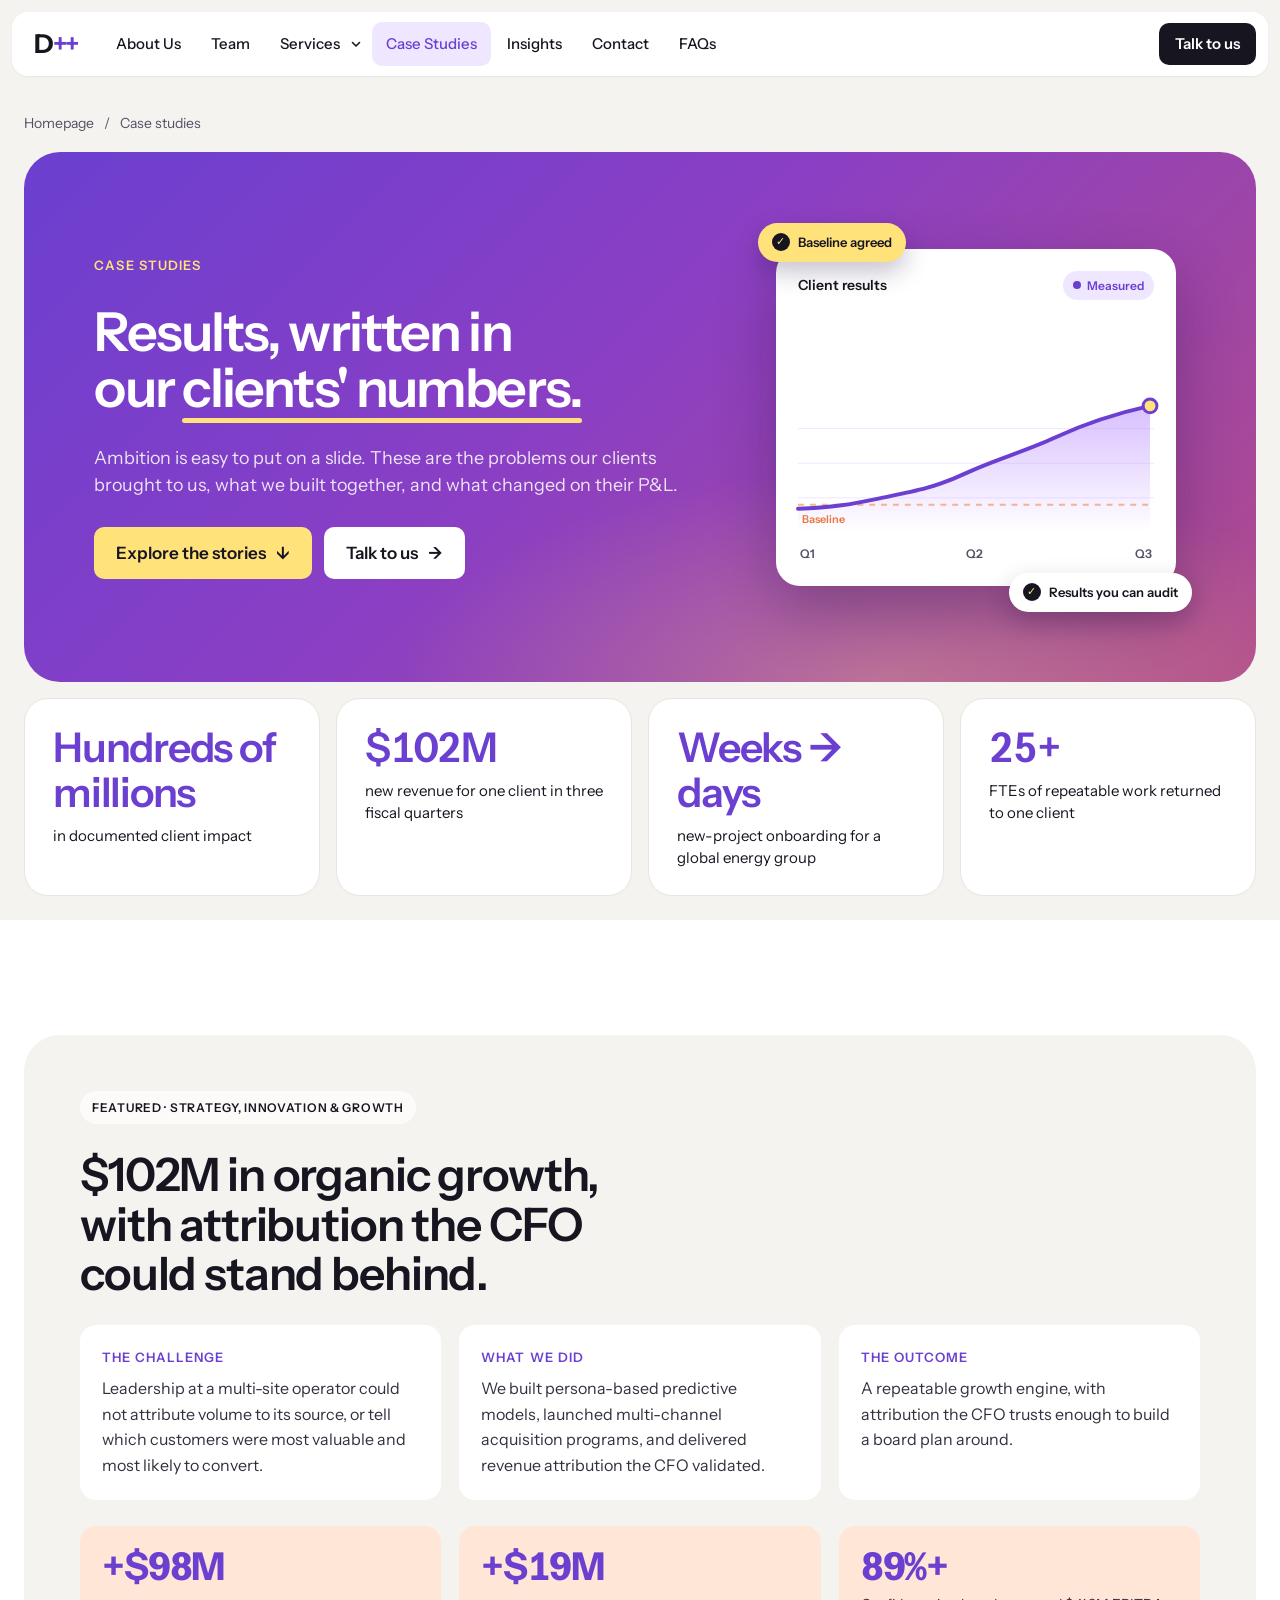
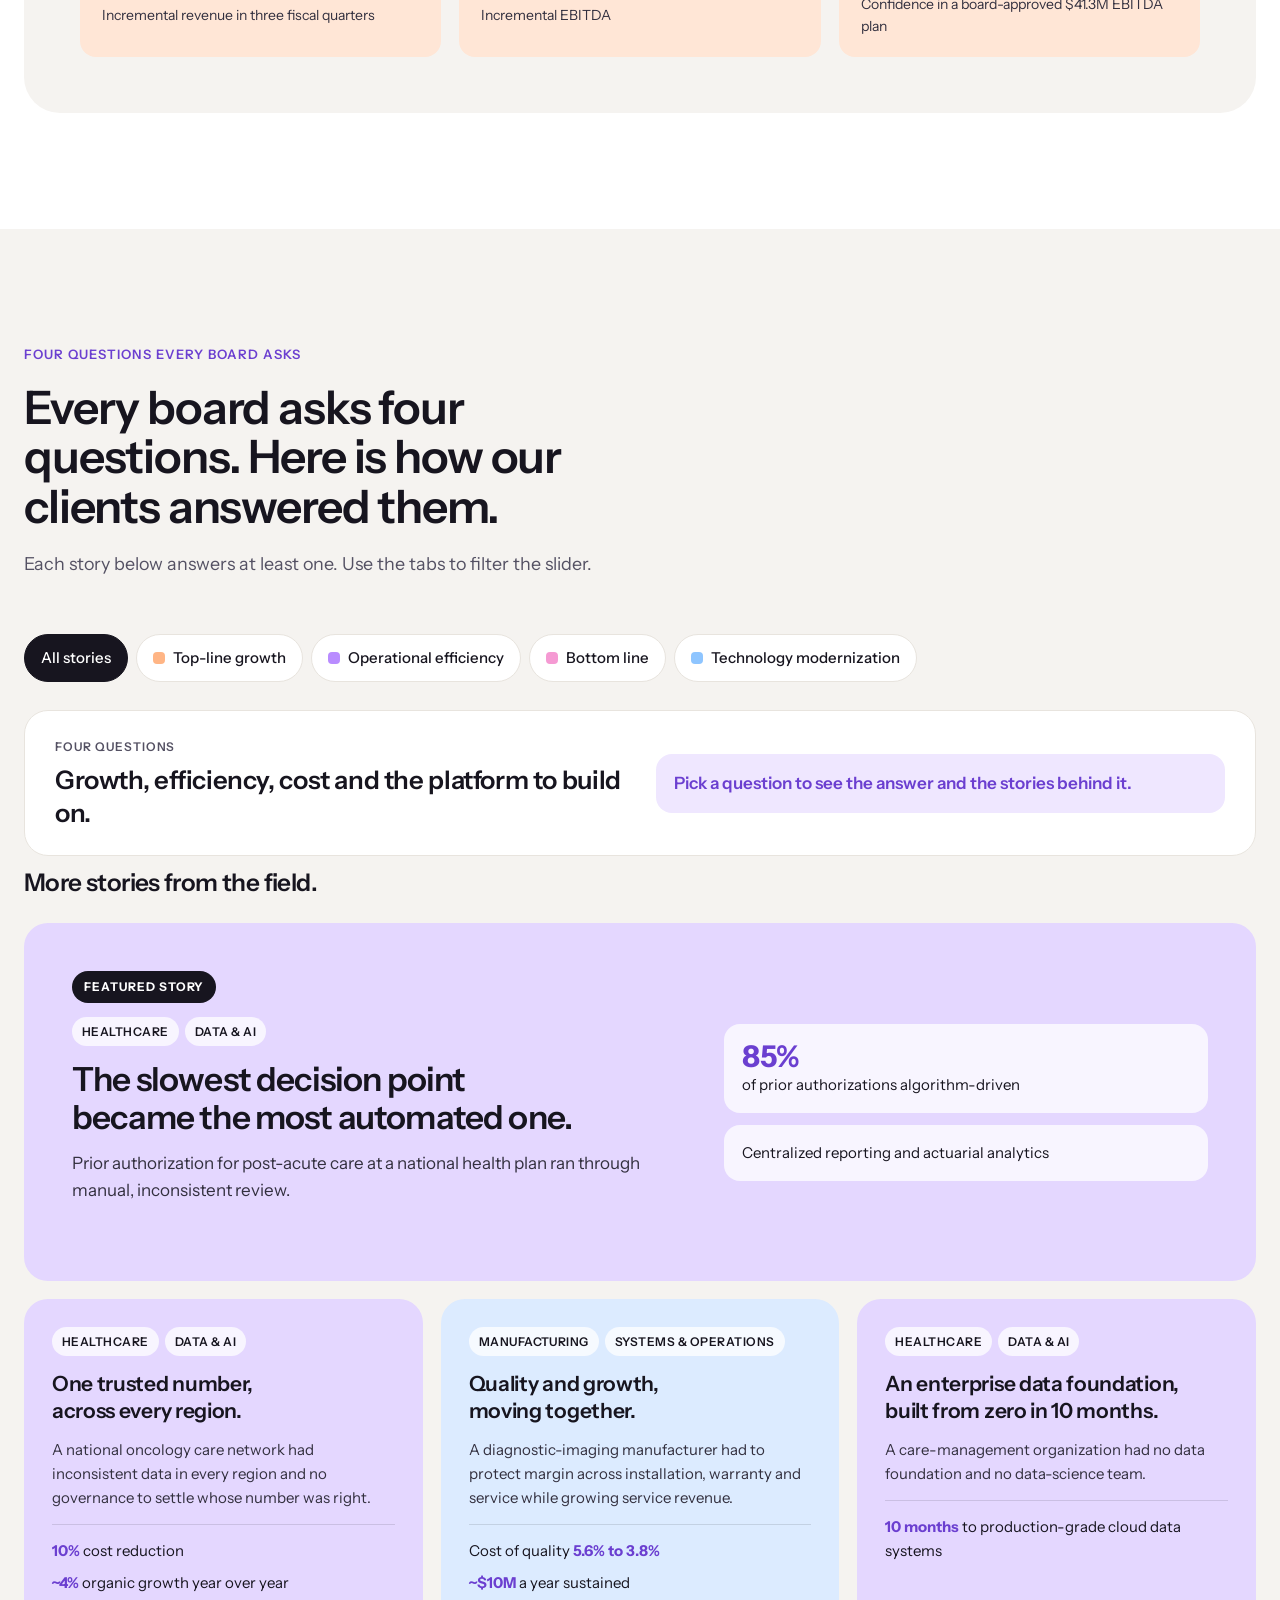
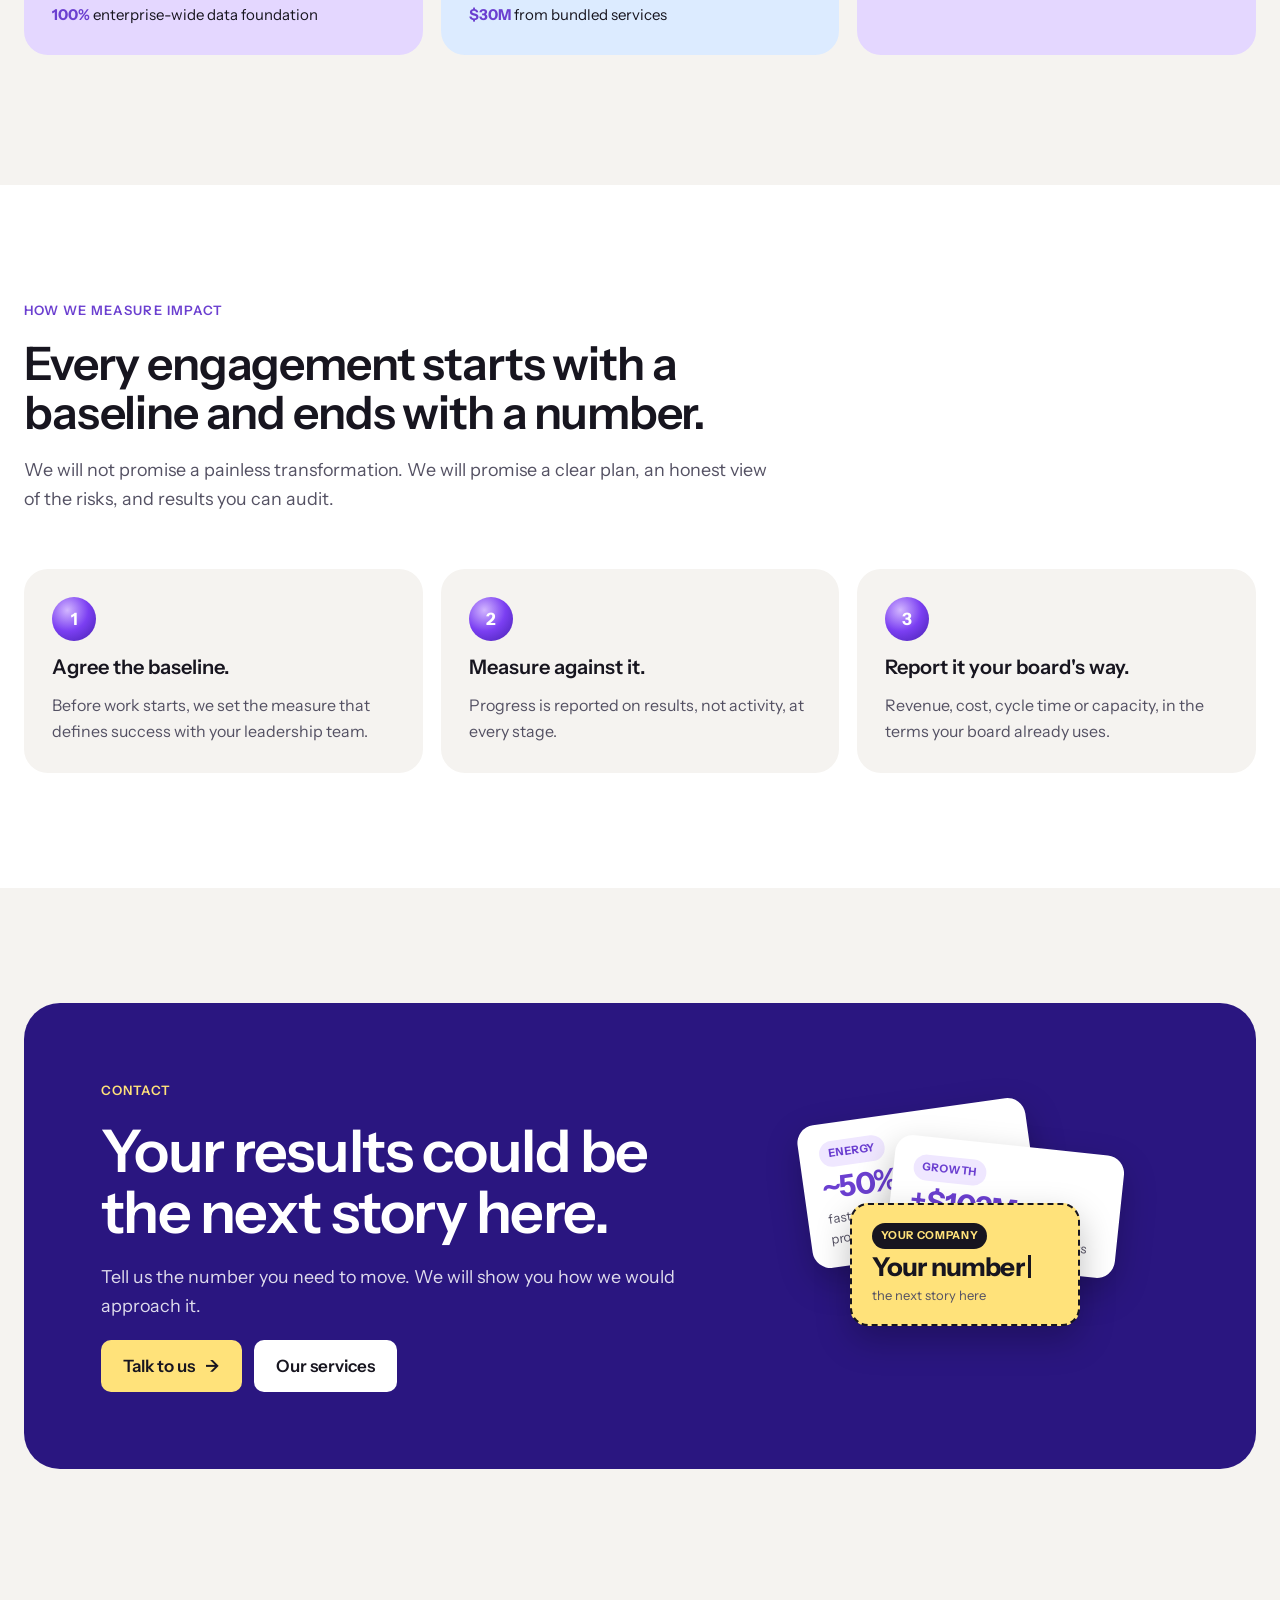
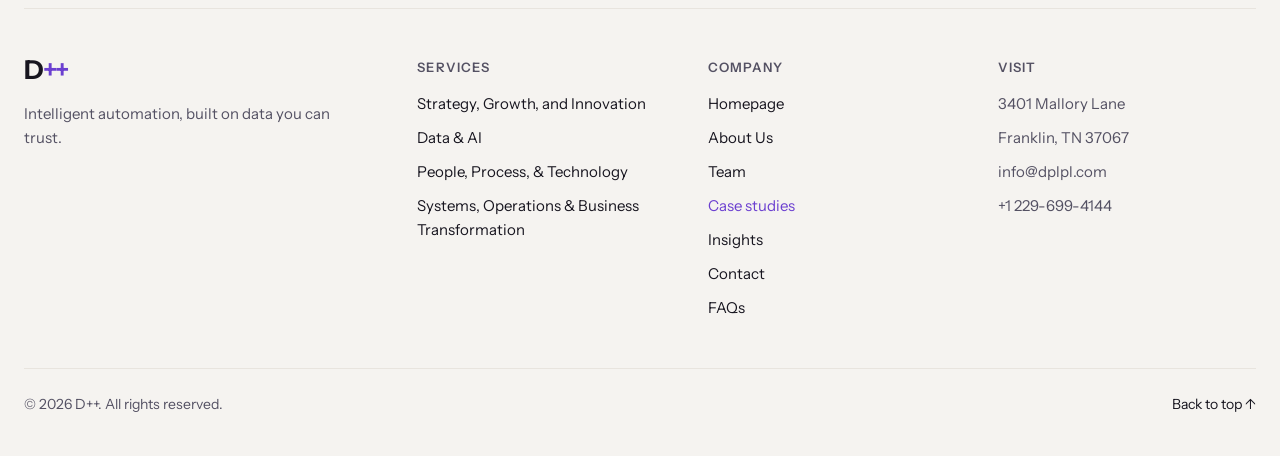
<file: dplpl-site/case-studies.html>
<!doctype html>
<html lang="en">
<head>
<meta charset="utf-8">
<meta name="viewport" content="width=device-width, initial-scale=1, viewport-fit=cover">
<title>Case studies | D++</title>
<meta name="description" content="How D++ clients grew revenue, automated decisions and took structural cost out of their operations. Real engagements, measured in real numbers.">
<link rel="preconnect" href="https://fonts.googleapis.com">
<link rel="preconnect" href="https://fonts.gstatic.com" crossorigin>
<link rel="stylesheet" href="https://fonts.googleapis.com/css2?family=Instrument+Sans:wght@400;500;600;700&display=swap">
<link rel="stylesheet" href="assets/css/styles.css">
</head>
<body class="page-cases">

<!-- Shared gradients for the clay illustrations on this page -->
<svg width="0" height="0" style="position:absolute" aria-hidden="true" focusable="false">
  <defs>
    <radialGradient id="bViolet" cx=".35" cy=".3" r=".8"><stop offset="0" stop-color="#D2B6FF"/><stop offset=".5" stop-color="#7B3FF2"/><stop offset="1" stop-color="#4520AE"/></radialGradient>
    <radialGradient id="bYellow" cx=".35" cy=".3" r=".8"><stop offset="0" stop-color="#FFF8D6"/><stop offset=".5" stop-color="#FFE27A"/><stop offset="1" stop-color="#E2AE2C"/></radialGradient>
    <radialGradient id="bPink" cx=".35" cy=".3" r=".8"><stop offset="0" stop-color="#FFE0F3"/><stop offset=".5" stop-color="#F59AD3"/><stop offset="1" stop-color="#C45A9F"/></radialGradient>
    <radialGradient id="bSky" cx=".35" cy=".3" r=".8"><stop offset="0" stop-color="#EAF4FF"/><stop offset=".5" stop-color="#8EC5FF"/><stop offset="1" stop-color="#4A82D6"/></radialGradient>
    <linearGradient id="bar1" x1="0" y1="0" x2="1" y2="0"><stop offset="0" stop-color="#FFB585"/><stop offset="1" stop-color="#EF7534"/></linearGradient>
    <linearGradient id="bar2" x1="0" y1="0" x2="1" y2="0"><stop offset="0" stop-color="#FFCDA8"/><stop offset="1" stop-color="#F6985E"/></linearGradient>
    <linearGradient id="bar3" x1="0" y1="0" x2="1" y2="0"><stop offset="0" stop-color="#FFE4D0"/><stop offset="1" stop-color="#FCBB8F"/></linearGradient>
    <linearGradient id="bar4" x1="0" y1="0" x2="1" y2="0"><stop offset="0" stop-color="#FFF4EA"/><stop offset="1" stop-color="#FFD6BA"/></linearGradient>
  </defs>
</svg>

<!-- =====================================================================
     SITE HEADER (shared across pages)
     ===================================================================== -->
<header class="site-header" id="siteHeader">
  <nav class="nav-bar" aria-label="Main">
    <a class="logo" href="index.html" aria-label="D++ homepage">D<span>++</span></a>
    <ul class="nav-links" id="navLinks">
      <li><a class="nav-link" href="about.html">About Us</a></li>
      <li><a class="nav-link" href="team.html">Team</a></li>
      <li class="has-menu">
        <a class="nav-link" href="services.html">Services</a>
        <button class="menu-caret" aria-expanded="false" aria-controls="menuServices" aria-label="Show service lines">
          <svg width="12" height="12" viewBox="0 0 12 12" aria-hidden="true"><path d="M2.5 4.5l3.5 3.5 3.5-3.5" fill="none" stroke="currentColor" stroke-width="1.6" stroke-linecap="round" stroke-linejoin="round"/></svg>
        </button>
        <div class="mega" id="menuServices">
          <a href="service-strategy.html" class="mega-item"><i class="chip chip--peach"></i><b>Strategy, Growth, and Innovation</b><span>Move past inertia and make new ideas real</span></a>
          <a href="service-data-ai.html" class="mega-item"><i class="chip chip--lilac"></i><b>Data &amp; AI</b><span>Governed data first, then applied AI</span></a>
          <a href="service-people.html" class="mega-item"><i class="chip chip--pink"></i><b>People, Process, &amp; Technology</b><span>Equip leaders to drive lasting change</span></a>
          <a href="service-systems.html" class="mega-item"><i class="chip chip--sky"></i><b>Systems, Operations &amp; Business Transformation</b><span>Build the systems to get where you're going</span></a>
        </div>
      </li>
      <li><a class="nav-link" href="case-studies.html" aria-current="page">Case Studies</a></li>
      <li><a class="nav-link" href="blog.html">Insights</a></li>
      <li><a class="nav-link" href="contact.html">Contact</a></li>
      <li><a class="nav-link" href="faqs.html">FAQs</a></li>
    </ul>
    <div class="nav-actions">
      <a class="btn btn--dark btn--sm" href="contact.html#start">Talk to us</a>
      <button class="nav-toggle" id="navToggle" aria-label="Open menu" aria-expanded="false" aria-controls="navLinks"><span></span><span></span></button>
    </div>
  </nav>
</header>

<main>

<!-- =====================================================================
     CASE STUDIES FOLD 1 — HERO + STATS STRIP
     ===================================================================== -->
<section class="about-hero" aria-labelledby="casesTitle">
  <div class="wrap">
    <nav class="crumbs" aria-label="Breadcrumb"><a href="index.html">Homepage</a><span aria-hidden="true">/</span><span aria-current="page">Case studies</span></nav>
    <div class="about-card reveal">
      <div class="about-copy">
        <span class="eyebrow eyebrow--light">Case studies</span>
        <h1 class="about-title" id="casesTitle">Results, written in our <span class="ul">clients' numbers.</span></h1>
        <p class="contact-sub">Ambition is easy to put on a slide. These are the problems our clients brought to us, what we built together, and what changed on their P&amp;L.</p>
        <div class="hero-actions">
          <a class="btn btn--yellow" href="#stories">Explore the stories <span class="arr" aria-hidden="true">↓</span></a>
          <a class="btn btn--white" href="contact.html#start">Talk to us <span class="arr" aria-hidden="true">→</span></a>
        </div>
      </div>
      <!-- A live "client results" report: the results line draws up from the agreed baseline
           while the headline number cycles through real client outcomes (CSS only, 12s loop). -->
      <div class="result-board" aria-hidden="true">
        <span class="rb-chip rb-chip--a"><i>✓</i>Baseline agreed</span>
        <div class="rb-card">
          <div class="rb-head"><span>Client results</span><span class="rb-live"><i></i>Measured</span></div>
          <div class="rb-nums">
            <span class="rb-num" style="--i:0"><b>+$102M</b><span>new revenue in three fiscal quarters</span></span>
            <span class="rb-num" style="--i:1"><b>Weeks → days</b><span>new-project onboarding for a global energy group</span></span>
            <span class="rb-num" style="--i:2"><b>25+ FTEs</b><span>of repeatable work returned</span></span>
            <span class="rb-num" style="--i:3"><b>5.6% → 3.8%</b><span>cost of quality for a diagnostic-imaging manufacturer</span></span>
          </div>
          <svg class="rb-chart" viewBox="0 0 360 140">
            <defs><linearGradient id="rbArea" x1="0" y1="0" x2="0" y2="1"><stop offset="0" stop-color="#B98CFF" stop-opacity=".55"/><stop offset="1" stop-color="#B98CFF" stop-opacity="0"/></linearGradient></defs>
            <g stroke="#EFE7FF" stroke-width="1"><line x1="0" y1="35" x2="360" y2="35"/><line x1="0" y1="70" x2="360" y2="70"/><line x1="0" y1="105" x2="360" y2="105"/></g>
            <line x1="0" y1="112" x2="360" y2="112" stroke="#FFB585" stroke-width="2" stroke-dasharray="6 6"/>
            <text x="4" y="130" font-family="Instrument Sans, sans-serif" font-size="11" font-weight="600" fill="#EF7534">Baseline</text>
            <path class="rb-area" d="M0 116 C40 115 60 110 90 104 S140 94 170 80 S230 58 260 44 S320 20 356 12 L356 140 L0 140 Z" fill="url(#rbArea)"/>
            <path class="rb-line" d="M0 116 C40 115 60 110 90 104 S140 94 170 80 S230 58 260 44 S320 20 356 12" fill="none" stroke="#6B3FD0" stroke-width="4" stroke-linecap="round" pathLength="100"/>
            <circle class="rb-dot" cx="356" cy="12" r="7" fill="#FFE27A" stroke="#6B3FD0" stroke-width="3"/>
          </svg>
          <div class="rb-foot"><span>Q1</span><span>Q2</span><span>Q3</span></div>
        </div>
        <span class="rb-chip rb-chip--b"><i>✓</i>Results you can audit</span>
      </div>
    </div>
    <ul class="stats stats--4">
      <li class="stat reveal" style="--d:1"><b>Hundreds of millions</b><span class="stat-label">in documented client impact</span></li>
      <li class="stat reveal" style="--d:2"><b data-count="102" data-prefix="$" data-suffix="M">$102M</b><span class="stat-label">new revenue for one client in three fiscal quarters</span></li>
      <li class="stat reveal" style="--d:3"><b>Weeks → days</b><span class="stat-label">new-project onboarding for a global energy group</span></li>
      <li class="stat reveal" style="--d:4"><b data-count="25" data-suffix="+">25+</b><span class="stat-label">FTEs of repeatable work returned to one client</span></li>
    </ul>
  </div>
</section>

<!-- =====================================================================
     CASE STUDIES FOLD 2 — FEATURED STORY
     ===================================================================== -->
<section class="section section--white" aria-labelledby="featStoryTitle">
  <div class="wrap">
    <article class="story-feature reveal">
      <span class="rev-tag">Featured · Strategy, Innovation &amp; Growth</span>
      <h2 class="h2" id="featStoryTitle">$102M in organic growth, with attribution the CFO could stand behind.</h2>
      <div class="story-steps">
        <div class="story-step"><b>The challenge</b><p>Leadership at a multi-site operator could not attribute volume to its source, or tell which customers were most valuable and most likely to convert.</p></div>
        <div class="story-step"><b>What we did</b><p>We built persona-based predictive models, launched multi-channel acquisition programs, and delivered revenue attribution the CFO validated.</p></div>
        <div class="story-step"><b>The outcome</b><p>A repeatable growth engine, with attribution the CFO trusts enough to build a board plan around.</p></div>
      </div>
      <ul class="story-figs">
        <li><b data-count="102" data-prefix="+$" data-suffix="M">+$102M</b><span>Incremental revenue in three fiscal quarters</span></li>
        <li><b data-count="20" data-prefix="+$" data-suffix="M">+$20M</b><span>Incremental EBITDA</span></li>
        <li><b data-count="93" data-suffix="%+">93%+</b><span>Confidence in a board-approved $41.3M EBITDA plan</span></li>
      </ul>
    </article>
  </div>
</section>

<!-- =====================================================================
     CASE STUDIES FOLDS 3 + 4 — FOUR BOARD QUESTIONS (tabs) + STORY SLIDER
     The tabs filter the slider. Each story's data-tags lists the board
     questions it answers: growth, efficiency, cost, tech.
     ===================================================================== -->
<section class="section section--soft" id="stories" data-slider aria-labelledby="boardTitle">
  <div class="wrap">
    <div class="section-head">
      <span class="eyebrow reveal">Four questions every board asks</span>
      <h2 class="h2 reveal" style="--d:1" id="boardTitle">Every board asks four questions. Here is how our clients answered them.</h2>
      <p class="lead reveal" style="--d:2">Each story below answers at least one. Use the tabs to filter the slider.</p>
    </div>

    <div class="chip-row reveal" role="group" aria-label="Filter stories by board question">
      <button data-filter="all" aria-pressed="true">All stories</button>
      <button data-filter="growth" aria-pressed="false"><i class="chip chip--peach"></i>Top-line growth</button>
      <button data-filter="efficiency" aria-pressed="false"><i class="chip chip--lilac"></i>Operational efficiency</button>
      <button data-filter="cost" aria-pressed="false"><i class="chip chip--pink"></i>Bottom line</button>
      <button data-filter="tech" aria-pressed="false"><i class="chip chip--sky"></i>Technology modernization</button>
    </div>

    <!-- The board's question and its headline answer, shown for the selected tab -->
    <div class="bq reveal">
      <div class="bq-panel" data-q="all"><span class="bq-label">Four questions</span><b class="bq-q">Growth, efficiency, cost and the platform to build on.</b><span class="bq-a">Pick a question to see the answer and the stories behind it.</span></div>
      <div class="bq-panel" data-q="growth" hidden><span class="bq-label">The board's question</span><b class="bq-q">How do we grow without compromising margin?</b><span class="bq-a">+$102M incremental revenue and +$20M EBITDA in three fiscal quarters</span></div>
      <div class="bq-panel" data-q="efficiency" hidden><span class="bq-label">The board's question</span><b class="bq-q">How do we run better?</b><span class="bq-a">Most prior authorizations now algorithm-driven, with clinicians on the cases that need them</span></div>
      <div class="bq-panel" data-q="cost" hidden><span class="bq-label">The board's question</span><b class="bq-q">What does it cost, and where can we take cost out?</b><span class="bq-a">25+ FTEs of repeatable work returned across 35 legal entities</span></div>
      <div class="bq-panel" data-q="tech" hidden><span class="bq-label">The board's question</span><b class="bq-q">What do we build on?</b><span class="bq-a">Models reach production about 50% faster; onboarding in days, not weeks</span></div>
    </div>

    <div class="slider-head">
      <h2 class="h3 reveal">More stories from the field.</h2>
    </div>
  </div>

  <!-- Stories grid: the FIRST story that matches the selected tab shows as the large
       featured card, the next three as smaller cards; any others stay hidden.
       Put the newest story first to feature it. data-max sets how many show. -->
  <div class="slider-track story-grid" data-max="4" aria-label="Case studies">
    <article class="slide story" data-tags="efficiency" style="--card-bg:#E4D7FF">
      <span class="post-tags"><span>Healthcare</span><span>Data &amp; AI</span></span>
      <h3>The slowest decision point became the most automated one.</h3>
      <p>Prior authorization for post-acute care at a national health plan ran through manual, inconsistent review.</p>
      <ul class="story-mini"><li><b>85%</b> of prior authorizations algorithm-driven</li><li>Centralized reporting and actuarial analytics</li></ul>
    </article>
    <article class="slide story" data-tags="cost tech growth" style="--card-bg:#E4D7FF">
      <span class="post-tags"><span>Healthcare</span><span>Data &amp; AI</span></span>
      <h3>One trusted number, across every region.</h3>
      <p>A national oncology care network had inconsistent data in every region and no governance to settle whose number was right.</p>
      <ul class="story-mini"><li><b>10%</b> cost reduction</li><li><b>~4%</b> organic growth year over year</li><li><b>100%</b> enterprise-wide data foundation</li></ul>
    </article>
    <article class="slide story" data-tags="efficiency cost growth" style="--card-bg:#DCEBFF">
      <span class="post-tags"><span>Manufacturing</span><span>Systems &amp; Operations</span></span>
      <h3>Quality and growth, moving together.</h3>
      <p>A diagnostic-imaging manufacturer had to protect margin across installation, warranty and service while growing service revenue.</p>
      <ul class="story-mini"><li>Cost of quality <b>5.6% to 3.8%</b></li><li><b>~$10M</b> a year sustained</li><li><b>$30M</b> from bundled services</li></ul>
    </article>
    <article class="slide story" data-tags="tech" style="--card-bg:#E4D7FF">
      <span class="post-tags"><span>Healthcare</span><span>Data &amp; AI</span></span>
      <h3>An enterprise data foundation, built from zero in 10 months.</h3>
      <p>A care-management organization had no data foundation and no data-science team.</p>
      <ul class="story-mini"><li><b>10 months</b> to production-grade cloud data systems</li></ul>
    </article>
    <article class="slide story" data-tags="cost efficiency" style="--card-bg:#F3DDF1">
      <span class="post-tags"><span>Digital Services</span><span>People &amp; Process</span></span>
      <h3>Finance, automated across 35 legal entities.</h3>
      <p>A European digital services group ran finance on repeatable manual work in every entity.</p>
      <ul class="story-mini"><li><b>25+</b> FTEs of work returned to the business</li><li><b>35</b> entities on one automated process</li></ul>
    </article>
    <article class="slide story" data-tags="tech efficiency" style="--card-bg:#DCEBFF">
      <span class="post-tags"><span>Energy</span><span>Systems &amp; Operations</span></span>
      <h3>From data science everywhere to delivery at scale.</h3>
      <p>A global energy infrastructure group had data science in every domain and delivery in none.</p>
      <ul class="story-mini"><li><b>~50%</b> faster from model to production</li><li>Onboarding from <b>weeks to days</b></li></ul>
    </article>
    <!-- Content doc: headline figure needed before this card goes live. -->
    <article class="slide story" data-tags="growth tech" style="--card-bg:#DCEBFF">
      <span class="post-tags"><span>Transportation</span><span>Systems &amp; Operations</span></span>
      <h3>Connected equipment, turned into recurring revenue.</h3>
      <p>A heavy-transportation manufacturer collected equipment data it was not yet earning from.</p>
      <ul class="story-mini"><li class="fig-pending">Headline figure to come</li></ul>
    </article>
  </div>
  <div class="wrap"><p class="slider-empty" hidden>No stories for this question yet.</p></div>
</section>

<!-- =====================================================================
     CASE STUDIES FOLD 5 — HOW WE MEASURE IMPACT (three steps, in order)
     ===================================================================== -->
<section class="section section--white" aria-labelledby="measureTitle">
  <div class="wrap">
    <div class="section-head">
      <span class="eyebrow reveal">How we measure impact</span>
      <h2 class="h2 reveal" style="--d:1" id="measureTitle">Every engagement starts with a baseline and ends with a number.</h2>
      <p class="lead reveal" style="--d:2">We will not promise a painless transformation. We will promise a clear plan, an honest view of the risks, and results you can audit.</p>
    </div>
    <ol class="measure">
      <li class="reveal"><span class="m-num">1</span><b>Agree the baseline.</b><p>Before work starts, we set the measure that defines success with your leadership team.</p></li>
      <li class="reveal" style="--d:1"><span class="m-num">2</span><b>Measure against it.</b><p>Progress is reported on results, not activity, at every stage.</p></li>
      <li class="reveal" style="--d:2"><span class="m-num">3</span><b>Report it your board's way.</b><p>Revenue, cost, cycle time or capacity, in the terms your board already uses.</p></li>
    </ol>
  </div>
</section>

<!-- =====================================================================
     CASE STUDIES FOLD 6 — CLOSING CTA
     ===================================================================== -->
<section class="section section--soft contact" aria-labelledby="casesCtaTitle">
  <div class="wrap">
    <div class="contact-card svc-cta join-card reveal">
      <div class="contact-copy">
        <span class="eyebrow eyebrow--light">Contact</span>
        <h2 class="h1" id="casesCtaTitle">Your results could be the next story here.</h2>
        <p class="lead">Tell us the number you need to move. We will show you how we would approach it.</p>
        <div class="hero-actions">
          <a class="btn btn--yellow" href="contact.html#start">Talk to us <span class="arr" aria-hidden="true">→</span></a>
          <a class="btn btn--white" href="services.html">Our services</a>
        </div>
      </div>
      <!-- A stack of client stories, with a new "your story" card dealt on top on a loop -->
      <div class="next-stack join-art" aria-hidden="true">
        <span class="ns-card ns-1"><i class="ns-tag">Energy</i><b>~50%</b><span>faster from model to production</span></span>
        <span class="ns-card ns-2"><i class="ns-tag">Growth</i><b>+$102M</b><span>new revenue in three quarters</span></span>
        <span class="ns-card ns-3"><i class="ns-tag">Your company</i><b>Your number<i class="ns-caret"></i></b><span>the next story here</span></span>
      </div>
    </div>
  </div>
</section>

</main>

<!-- =====================================================================
     SITE FOOTER (shared across pages)
     ===================================================================== -->
<footer class="site-footer">
  <div class="wrap">
    <div class="foot-grid">
      <div class="foot-brand">
        <a class="logo logo--light" href="index.html">D<span>++</span></a>
        <p>Intelligent automation, built on data you can trust.</p>
      </div>
      <div>
        <h3>Services</h3>
        <ul>
          <li><a href="service-strategy.html">Strategy, Growth, and Innovation</a></li>
          <li><a href="service-data-ai.html">Data &amp; AI</a></li>
          <li><a href="service-people.html">People, Process, &amp; Technology</a></li>
          <li><a href="service-systems.html">Systems, Operations &amp; Business Transformation</a></li>
        </ul>
      </div>
      <div>
        <h3>Company</h3>
        <ul>
          <li><a href="index.html">Homepage</a></li>
          <li><a href="about.html">About Us</a></li>
          <li><a href="team.html">Team</a></li>
          <li><a href="case-studies.html" aria-current="page">Case studies</a></li>
          <li><a href="blog.html">Insights</a></li>
          <li><a href="contact.html">Contact</a></li>
          <li><a href="faqs.html">FAQs</a></li>
        </ul>
      </div>
      <div>
        <h3>Visit</h3>
        <ul class="foot-plain">
          <li>3401 Mallory Lane</li>
          <li>Franklin, TN 37067</li>
          <li>info@dplpl.com</li>
          <li>+1 229-699-4144</li>
        </ul>
      </div>
    </div>
    <div class="foot-bottom"><span>© 2026 D++. All rights reserved.</span><a href="#siteHeader">Back to top ↑</a></div>
  </div>
</footer>

<div class="toast" id="toast" role="status" aria-live="polite"></div>

<script src="assets/js/main.js"></script>
</body>
</html>
</file>
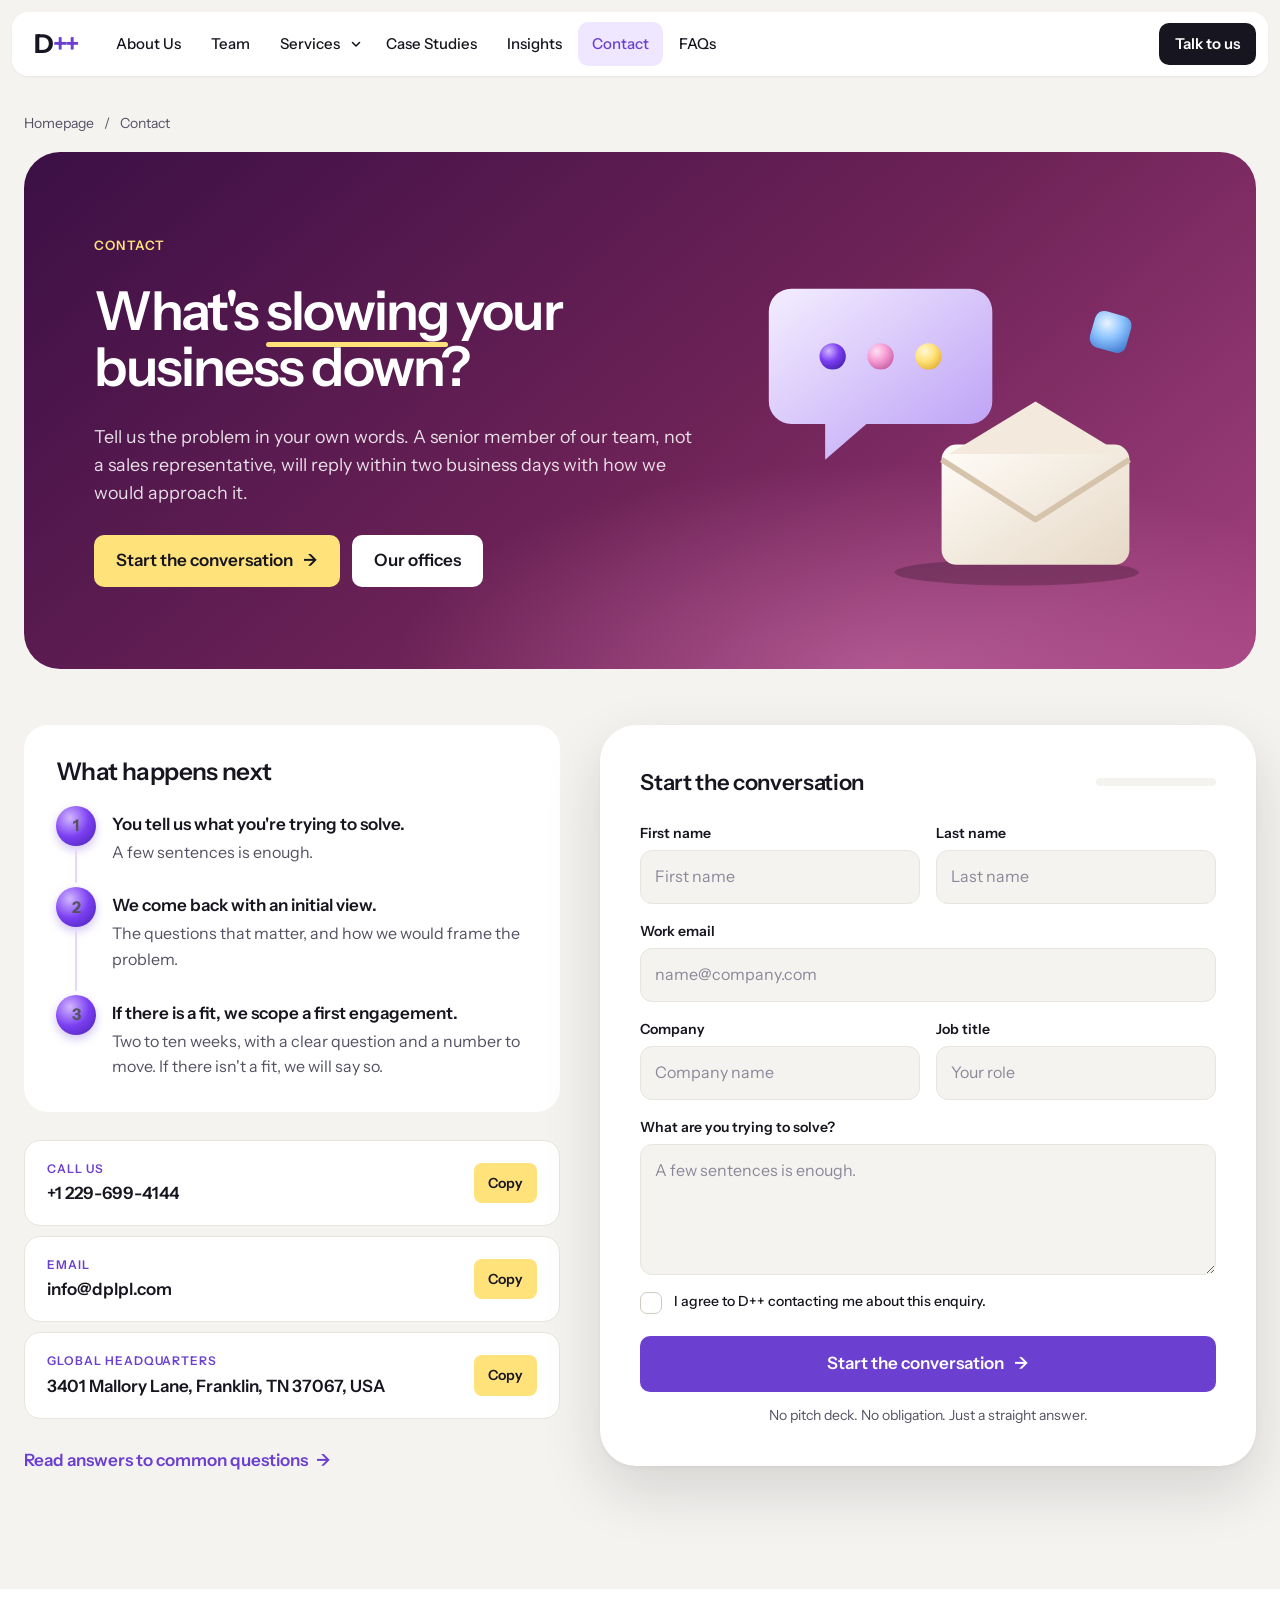
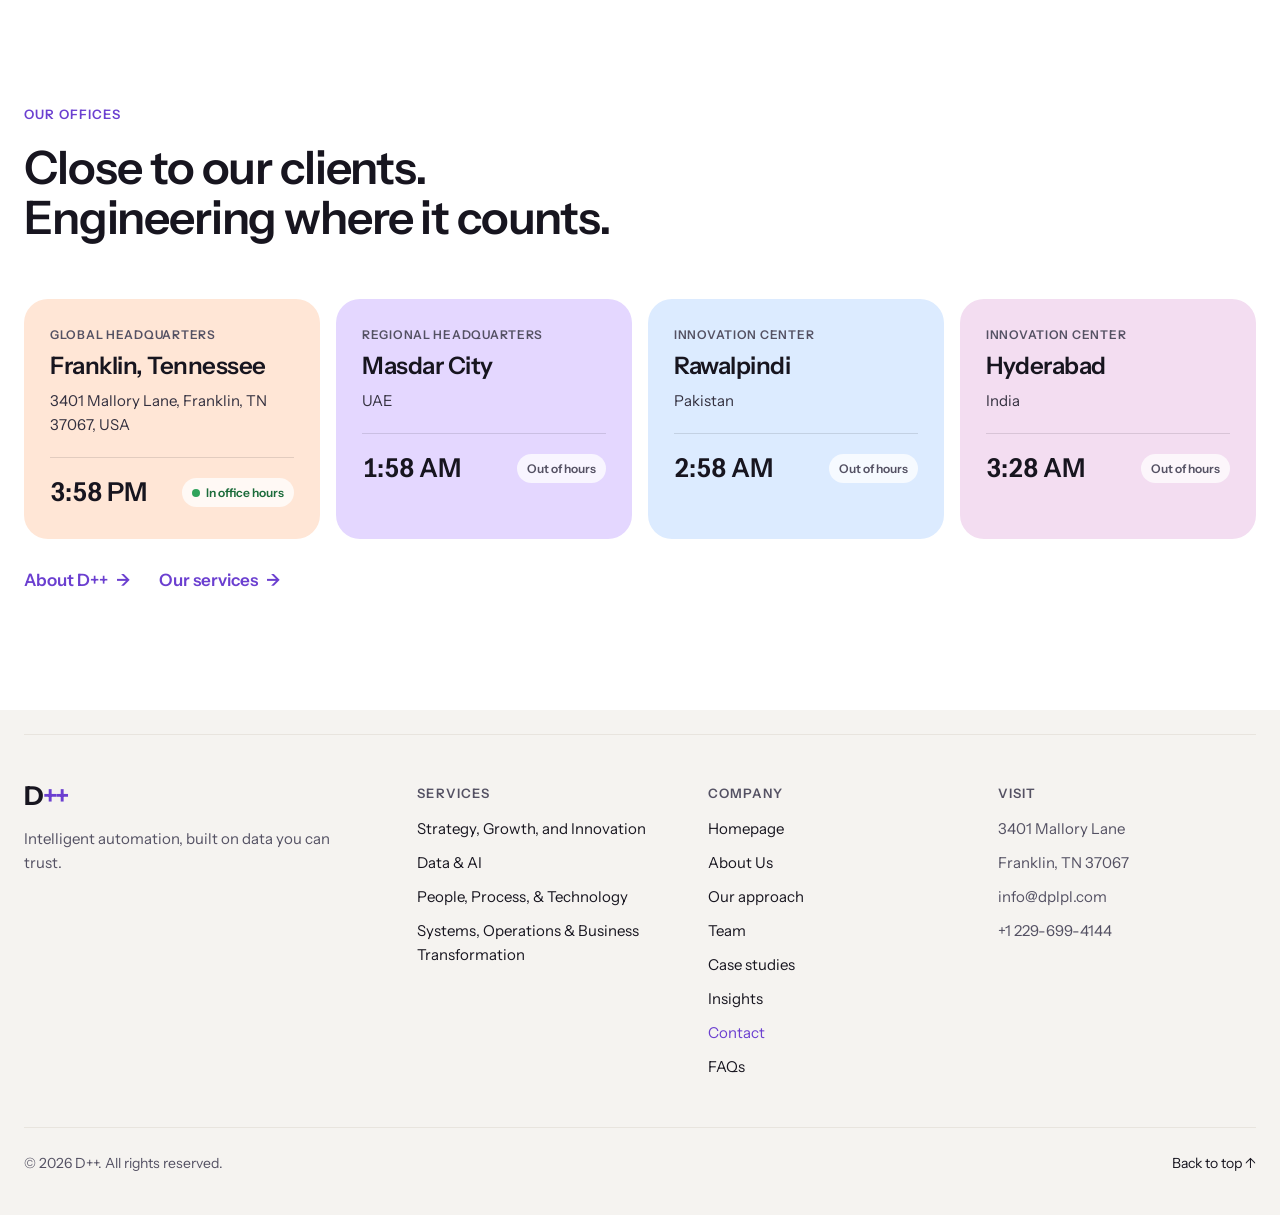
<file: dplpl-site/contact.html>
<!doctype html>
<html lang="en">
<head>
<meta charset="utf-8">
<meta name="viewport" content="width=device-width, initial-scale=1, viewport-fit=cover">
<title>Contact D++ | Talk to our team</title>
<meta name="description" content="Tell us what you are trying to solve. A member of our team will reply within two business days. Offices in the USA, Pakistan, India and the UAE.">
<link rel="preconnect" href="https://fonts.googleapis.com">
<link rel="preconnect" href="https://fonts.gstatic.com" crossorigin>
<link rel="stylesheet" href="https://fonts.googleapis.com/css2?family=Instrument+Sans:wght@400;500;600;700&display=swap">
<link rel="stylesheet" href="assets/css/styles.css">
</head>
<body class="page-contact">

<!-- Shared gradients for the clay illustrations on this page -->
<svg width="0" height="0" style="position:absolute" aria-hidden="true" focusable="false">
  <defs>
    <radialGradient id="bViolet" cx=".35" cy=".3" r=".8"><stop offset="0" stop-color="#D2B6FF"/><stop offset=".5" stop-color="#7B3FF2"/><stop offset="1" stop-color="#4520AE"/></radialGradient>
    <radialGradient id="bYellow" cx=".35" cy=".3" r=".8"><stop offset="0" stop-color="#FFF8D6"/><stop offset=".5" stop-color="#FFE27A"/><stop offset="1" stop-color="#E2AE2C"/></radialGradient>
    <radialGradient id="bPink" cx=".35" cy=".3" r=".8"><stop offset="0" stop-color="#FFE0F3"/><stop offset=".5" stop-color="#F59AD3"/><stop offset="1" stop-color="#C45A9F"/></radialGradient>
    <radialGradient id="bOrange" cx=".35" cy=".3" r=".8"><stop offset="0" stop-color="#FFD9BD"/><stop offset=".5" stop-color="#FF975A"/><stop offset="1" stop-color="#D45E24"/></radialGradient>
    <radialGradient id="bSky" cx=".35" cy=".3" r=".8"><stop offset="0" stop-color="#EAF4FF"/><stop offset=".5" stop-color="#8EC5FF"/><stop offset="1" stop-color="#4A82D6"/></radialGradient>
    <linearGradient id="cream" x1="0" y1="0" x2="1" y2="1"><stop offset="0" stop-color="#FFFDF8"/><stop offset="1" stop-color="#E6D8C6"/></linearGradient>
    <linearGradient id="lilacBox" x1="0" y1="0" x2="1" y2="1"><stop offset="0" stop-color="#F4EEFF"/><stop offset="1" stop-color="#B99BF5"/></linearGradient>
  </defs>
</svg>

<!-- =====================================================================
     SITE HEADER (shared across pages). aria-current marks this page.
     ===================================================================== -->
<header class="site-header" id="siteHeader">
  <nav class="nav-bar" aria-label="Main">
    <a class="logo" href="index.html" aria-label="D++ homepage">D<span>++</span></a>

    <ul class="nav-links" id="navLinks">
      <li><a class="nav-link" href="about.html">About Us</a></li>
      <li><a class="nav-link" href="team.html">Team</a></li>
      <li class="has-menu">
        <a class="nav-link" href="services.html">Services</a>
        <button class="menu-caret" aria-expanded="false" aria-controls="menuServices" aria-label="Show service lines">
          <svg width="12" height="12" viewBox="0 0 12 12" aria-hidden="true"><path d="M2.5 4.5l3.5 3.5 3.5-3.5" fill="none" stroke="currentColor" stroke-width="1.6" stroke-linecap="round" stroke-linejoin="round"/></svg>
        </button>
        <div class="mega" id="menuServices">
          <a href="service-strategy.html" class="mega-item"><i class="chip chip--peach"></i><b>Strategy, Growth, and Innovation</b><span>Move past inertia and make new ideas real</span></a>
          <a href="service-data-ai.html" class="mega-item"><i class="chip chip--lilac"></i><b>Data &amp; AI</b><span>Governed data first, then applied AI</span></a>
          <a href="service-people.html" class="mega-item"><i class="chip chip--pink"></i><b>People, Process, &amp; Technology</b><span>Equip leaders to drive lasting change</span></a>
          <a href="service-systems.html" class="mega-item"><i class="chip chip--sky"></i><b>Systems, Operations &amp; Business Transformation</b><span>Build the systems to get where you're going</span></a>
        </div>
      </li>
      <li><a class="nav-link" href="case-studies.html">Case Studies</a></li>
      <li><a class="nav-link" href="blog.html">Insights</a></li>
      <li><a class="nav-link" href="contact.html" aria-current="page">Contact</a></li>
      <li><a class="nav-link" href="faqs.html">FAQs</a></li>
    </ul>

    <div class="nav-actions">
      <a class="btn btn--dark btn--sm" href="#start">Talk to us</a>
      <button class="nav-toggle" id="navToggle" aria-label="Open menu" aria-expanded="false" aria-controls="navLinks"><span></span><span></span></button>
    </div>
  </nav>
</header>

<main>

<!-- =====================================================================
     CONTACT FOLD 1 — HERO
     ===================================================================== -->
<section class="contact-hero" aria-labelledby="contactHeroTitle">
  <div class="wrap">
    <nav class="crumbs" aria-label="Breadcrumb"><a href="index.html">Homepage</a><span aria-hidden="true">/</span><span aria-current="page">Contact</span></nav>

    <div class="about-card contact-hero-card reveal">
      <div class="about-copy">
        <span class="eyebrow eyebrow--light">Contact</span>
        <h1 class="about-title" id="contactHeroTitle">What's <span class="ul">slowing</span> your business down?</h1>
        <p class="contact-sub">Tell us the problem in your own words. A senior member of our team, not a sales representative, will reply within two business days with how we would approach it.</p>
        <div class="hero-actions">
          <a class="btn btn--yellow" href="#start">Start the conversation <span class="arr" aria-hidden="true">→</span></a>
          <a class="btn btn--white" href="#offices">Our offices</a>
        </div>
      </div>

      <!-- Illustration: a message travelling from a speech bubble to an open envelope -->
      <svg class="about-art" viewBox="0 0 480 400" aria-hidden="true" focusable="false">
        <ellipse cx="300" cy="372" rx="130" ry="14" fill="#000" opacity=".22"/>
        <g class="art-bob">
          <path d="M60 70 H250 A24 24 0 0 1 274 94 V190 A24 24 0 0 1 250 214 H140 L96 252 V214 H60 A24 24 0 0 1 36 190 V94 A24 24 0 0 1 60 70 Z" fill="url(#lilacBox)"/>
          <circle class="cdot c1" cx="104" cy="142" r="14" fill="url(#bViolet)"/>
          <circle class="cdot c2" cx="155" cy="142" r="14" fill="url(#bPink)"/>
          <circle class="cdot c3" cx="206" cy="142" r="14" fill="url(#bYellow)"/>
        </g>
        <g class="art-bob art-bob--c">
          <rect x="220" y="236" width="200" height="128" rx="16" fill="url(#cream)"/>
          <path d="M220 252 L320 316 L420 252" fill="none" stroke="#D6C3AC" stroke-width="6" stroke-linejoin="round"/>
          <path d="M228 246 L320 190 L412 246" fill="#F3E9DC"/>
        </g>
        <g class="art-bob art-bob--b"><rect x="380" y="96" width="40" height="40" rx="10" fill="url(#bSky)" transform="rotate(16 400 116)"/></g>
      </svg>
    </div>
  </div>
</section>

<!-- =====================================================================
     CONTACT FOLD 2 — WHAT HAPPENS NEXT + DETAILS (left) · FORM (right)
     The form has no server yet. Set data-endpoint on the <form> to a
     URL that accepts a JSON POST; until then it shows the thank-you
     message without sending anything (staging behaviour).
     ===================================================================== -->
<section class="section section--soft contact-main" id="start" aria-label="Contact details and form">
  <div class="wrap contact-grid">
    <div class="contact-left">
      <div class="next-block reveal">
        <h2 class="h3">What happens next</h2>
        <ol class="next-steps-list">
          <li><span class="ns-num">1</span><div><b>You tell us what you're trying to solve.</b><span>A few sentences is enough.</span></div></li>
          <li><span class="ns-num">2</span><div><b>We come back with an initial view.</b><span>The questions that matter, and how we would frame the problem.</span></div></li>
          <li><span class="ns-num">3</span><div><b>If there is a fit, we scope a first engagement.</b><span>Two to ten weeks, with a clear question and a number to move. If there isn't a fit, we will say so.</span></div></li>
        </ol>
      </div>

      <ul class="detail-list reveal" style="--d:1">
        <li class="detail">
          <span class="lbl">Call us</span>
          <span class="val">+1 229-699-4144</span>
          <button class="copy-btn" data-copy="+1 229-699-4144">Copy</button>
        </li>
        <li class="detail">
          <span class="lbl">Email</span>
          <span class="val">info@dplpl.com</span>
          <button class="copy-btn" data-copy="info@dplpl.com">Copy</button>
        </li>
        <li class="detail">
          <span class="lbl">Global Headquarters</span>
          <span class="val">3401 Mallory Lane, Franklin, TN 37067, USA</span>
          <button class="copy-btn" data-copy="3401 Mallory Lane, Franklin, TN 37067, USA">Copy</button>
        </li>
      </ul>
      <a class="inline-link reveal" style="--d:2" href="faqs.html">Read answers to common questions <span class="arr" aria-hidden="true">→</span></a>
    </div>

    <div class="form-card reveal" style="--d:1">
      <form id="contactForm" novalidate data-endpoint="">
        <div class="form-top">
          <b>Start the conversation</b>
          <span class="form-meter" aria-hidden="true"><i id="formMeter"></i></span>
        </div>
        <div class="fields">
          <div class="field">
            <label for="f-first">First name</label>
            <input id="f-first" name="firstName" type="text" autocomplete="given-name" placeholder="First name" required>
            <p class="err" id="f-first-err"></p>
          </div>
          <div class="field">
            <label for="f-last">Last name</label>
            <input id="f-last" name="lastName" type="text" autocomplete="family-name" placeholder="Last name" required>
            <p class="err" id="f-last-err"></p>
          </div>
          <div class="field field--full">
            <label for="f-email">Work email</label>
            <input id="f-email" name="email" type="email" autocomplete="email" placeholder="name@company.com" required>
            <p class="err" id="f-email-err"></p>
          </div>
          <div class="field">
            <label for="f-company">Company</label>
            <input id="f-company" name="company" type="text" autocomplete="organization" placeholder="Company name" required>
            <p class="err" id="f-company-err"></p>
          </div>
          <div class="field">
            <label for="f-title">Job title</label>
            <input id="f-title" name="jobTitle" type="text" autocomplete="organization-title" placeholder="Your role" required>
            <p class="err" id="f-title-err"></p>
          </div>
          <div class="field field--full">
            <label for="f-msg">What are you trying to solve?</label>
            <textarea id="f-msg" name="message" rows="4" placeholder="A few sentences is enough." required></textarea>
            <p class="err" id="f-msg-err"></p>
          </div>
          <div class="field field--full field--check">
            <label class="check" for="f-consent">
              <input id="f-consent" name="consent" type="checkbox" required>
              <span class="box" aria-hidden="true"></span>
              <span>I agree to D++ contacting me about this enquiry.</span>
            </label>
            <p class="err" id="f-consent-err"></p>
          </div>
        </div>
        <p class="err err--form" id="formErr" role="alert"></p>
        <button class="btn btn--violet btn--block submit" type="submit" id="formSubmit">Start the conversation <span class="arr" aria-hidden="true">→</span></button>
        <p class="form-note">No pitch deck. No obligation. Just a straight answer.</p>
      </form>

      <!-- Thank-you message (replaces the form) -->
      <div class="thanks" id="formThanks" hidden tabindex="-1">
        <svg class="thanks-art" viewBox="0 0 160 120" aria-hidden="true">
          <circle cx="80" cy="60" r="40" fill="url(#bViolet)"/>
          <path d="M62 61 l12 12 l24 -26" fill="none" stroke="#FFFFFF" stroke-width="8" stroke-linecap="round" stroke-linejoin="round"/>
        </svg>
        <h2 class="h3">Thank you. Your message is with our team.</h2>
        <p>A senior member of our team will reply within two business days. In the meantime, see how we have helped organizations like yours.</p>
        <a class="inline-link" href="case-studies.html">See client results <span class="arr" aria-hidden="true">→</span></a>
        <div class="confetti" id="confetti" aria-hidden="true"></div>
      </div>
    </div>
  </div>
</section>

<!-- =====================================================================
     CONTACT FOLD 3 — OUR OFFICES
     Each card shows the office's local time (data-tz) and whether it's
     within working hours there (9:00 to 18:00, Monday to Friday).
     ===================================================================== -->
<section class="section section--white" id="offices" aria-labelledby="officesTitle">
  <div class="wrap">
    <div class="section-head">
      <span class="eyebrow reveal">Our offices</span>
      <h2 class="h2 reveal" style="--d:1" id="officesTitle">Close to our clients. Engineering where it counts.</h2>
    </div>
    <ul class="offices">
      <li class="office reveal" data-tz="America/Chicago" style="--card-bg:#FFE6D6;--d:0">
        <span class="office-role">Global Headquarters</span>
        <b class="office-city">Franklin, Tennessee</b>
        <span class="office-addr">3401 Mallory Lane, Franklin, TN 37067, USA</span>
        <div class="office-time"><span class="clock">--:--</span><span class="open-pill">Local time</span></div>
      </li>
      <li class="office reveal" data-tz="Asia/Dubai" style="--card-bg:#E4D7FF;--d:1">
        <span class="office-role">Regional Headquarters</span>
        <b class="office-city">Masdar City</b>
        <span class="office-addr">UAE</span>
        <div class="office-time"><span class="clock">--:--</span><span class="open-pill">Local time</span></div>
      </li>
      <li class="office reveal" data-tz="Asia/Karachi" style="--card-bg:#DCEBFF;--d:2">
        <span class="office-role">Innovation Center</span>
        <b class="office-city">Rawalpindi</b>
        <span class="office-addr">Pakistan</span>
        <div class="office-time"><span class="clock">--:--</span><span class="open-pill">Local time</span></div>
      </li>
      <li class="office reveal" data-tz="Asia/Kolkata" style="--card-bg:#F3DDF1;--d:3">
        <span class="office-role">Innovation Center</span>
        <b class="office-city">Hyderabad</b>
        <span class="office-addr">India</span>
        <div class="office-time"><span class="clock">--:--</span><span class="open-pill">Local time</span></div>
      </li>
    </ul>
    <div class="head-links offices-links reveal">
      <a class="inline-link" href="about.html">About D++ <span class="arr" aria-hidden="true">→</span></a>
      <a class="inline-link" href="services.html">Our services <span class="arr" aria-hidden="true">→</span></a>
    </div>
  </div>
</section>

</main>

<!-- =====================================================================
     SITE FOOTER (shared across pages)
     ===================================================================== -->
<footer class="site-footer">
  <div class="wrap">
    <div class="foot-grid">
      <div class="foot-brand">
        <a class="logo logo--light" href="index.html">D<span>++</span></a>
        <p>Intelligent automation, built on data you can trust.</p>
      </div>
      <div>
        <h3>Services</h3>
        <ul>
          <li><a href="service-strategy.html">Strategy, Growth, and Innovation</a></li>
          <li><a href="service-data-ai.html">Data &amp; AI</a></li>
          <li><a href="service-people.html">People, Process, &amp; Technology</a></li>
          <li><a href="service-systems.html">Systems, Operations &amp; Business Transformation</a></li>
        </ul>
      </div>
      <div>
        <h3>Company</h3>
        <ul>
          <li><a href="index.html">Homepage</a></li>
          <li><a href="about.html">About Us</a></li>
          <li><a href="about.html#values">Our approach</a></li>
          <li><a href="team.html">Team</a></li>
          <li><a href="case-studies.html">Case studies</a></li>
          <li><a href="blog.html">Insights</a></li>
          <li><a href="contact.html" aria-current="page">Contact</a></li>
          <li><a href="faqs.html">FAQs</a></li>
        </ul>
      </div>
      <div>
        <h3>Visit</h3>
        <ul class="foot-plain">
          <li>3401 Mallory Lane</li>
          <li>Franklin, TN 37067</li>
          <li>info@dplpl.com</li>
          <li>+1 229-699-4144</li>
        </ul>
      </div>
    </div>
    <div class="foot-bottom"><span>© 2026 D++. All rights reserved.</span><a href="#siteHeader">Back to top ↑</a></div>
  </div>
</footer>

<div class="toast" id="toast" role="status" aria-live="polite"></div>

<script src="assets/js/main.js"></script>
</body>
</html>
</file>
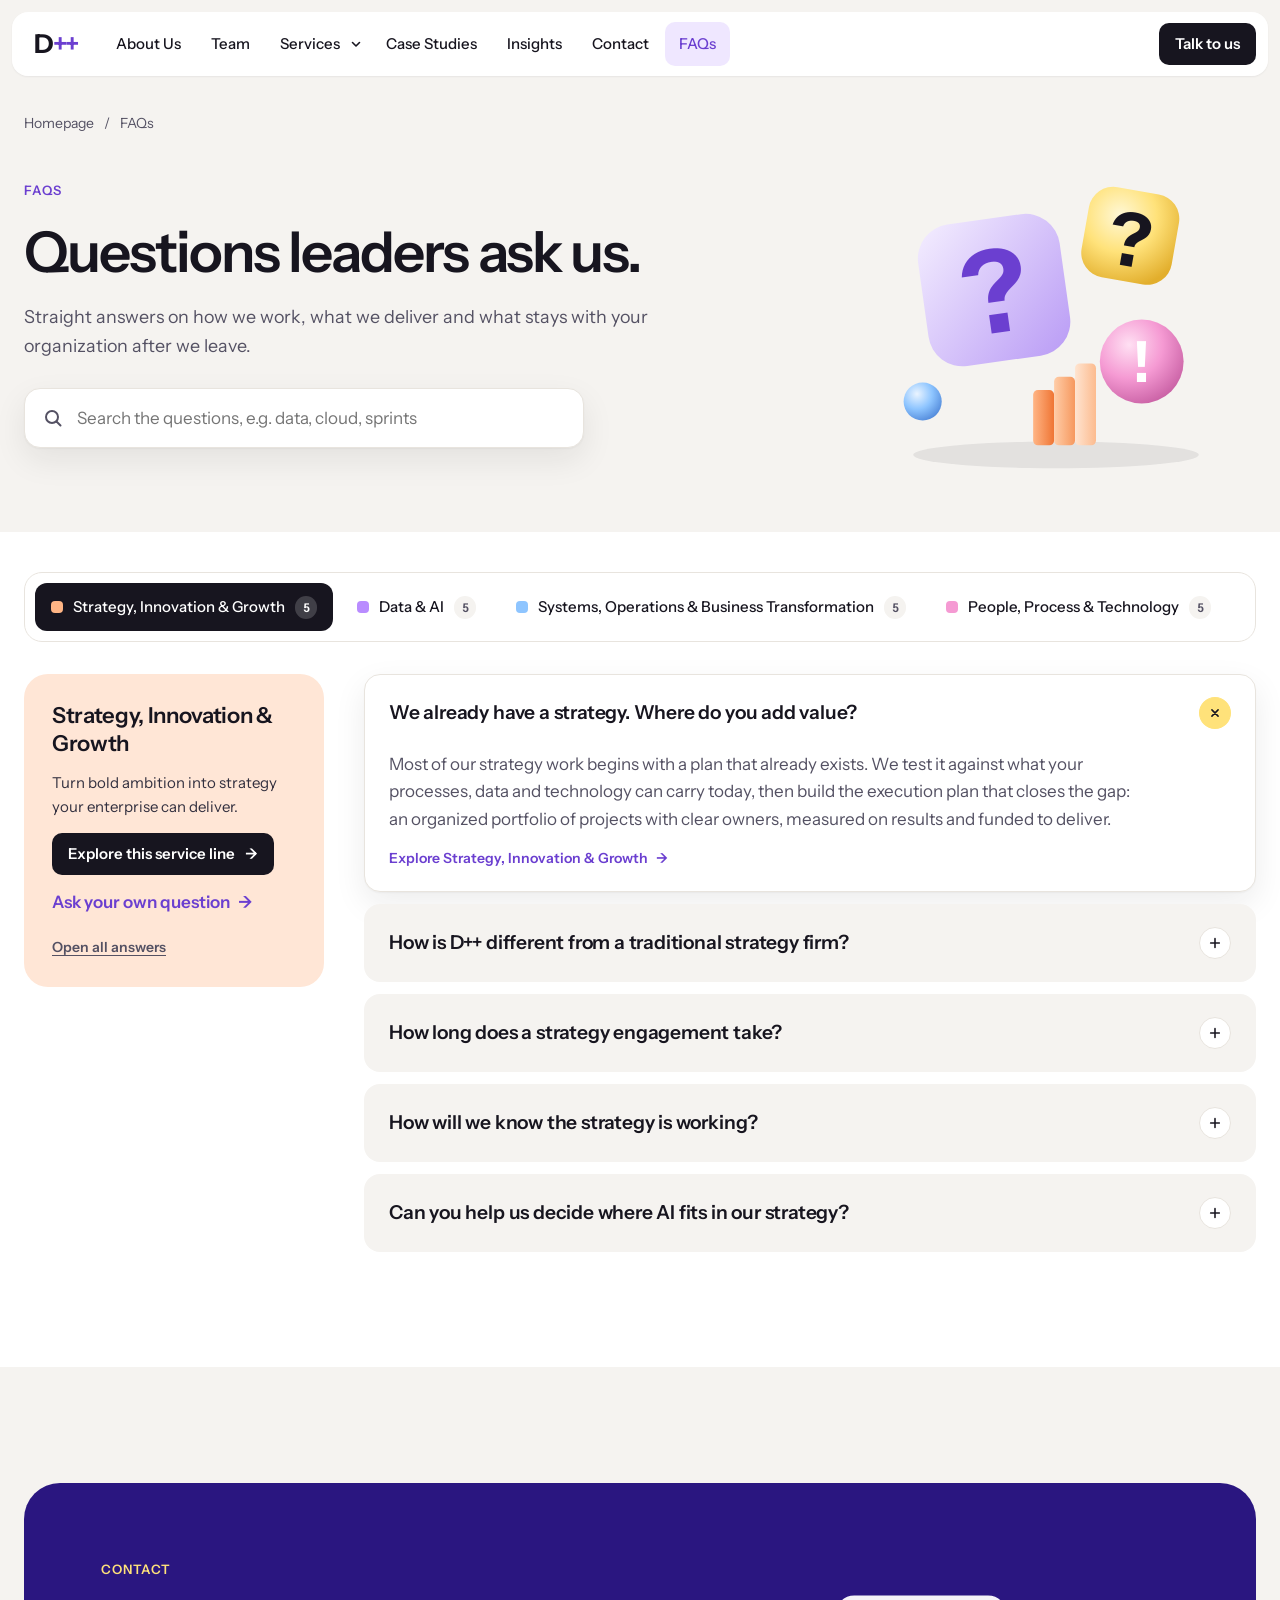
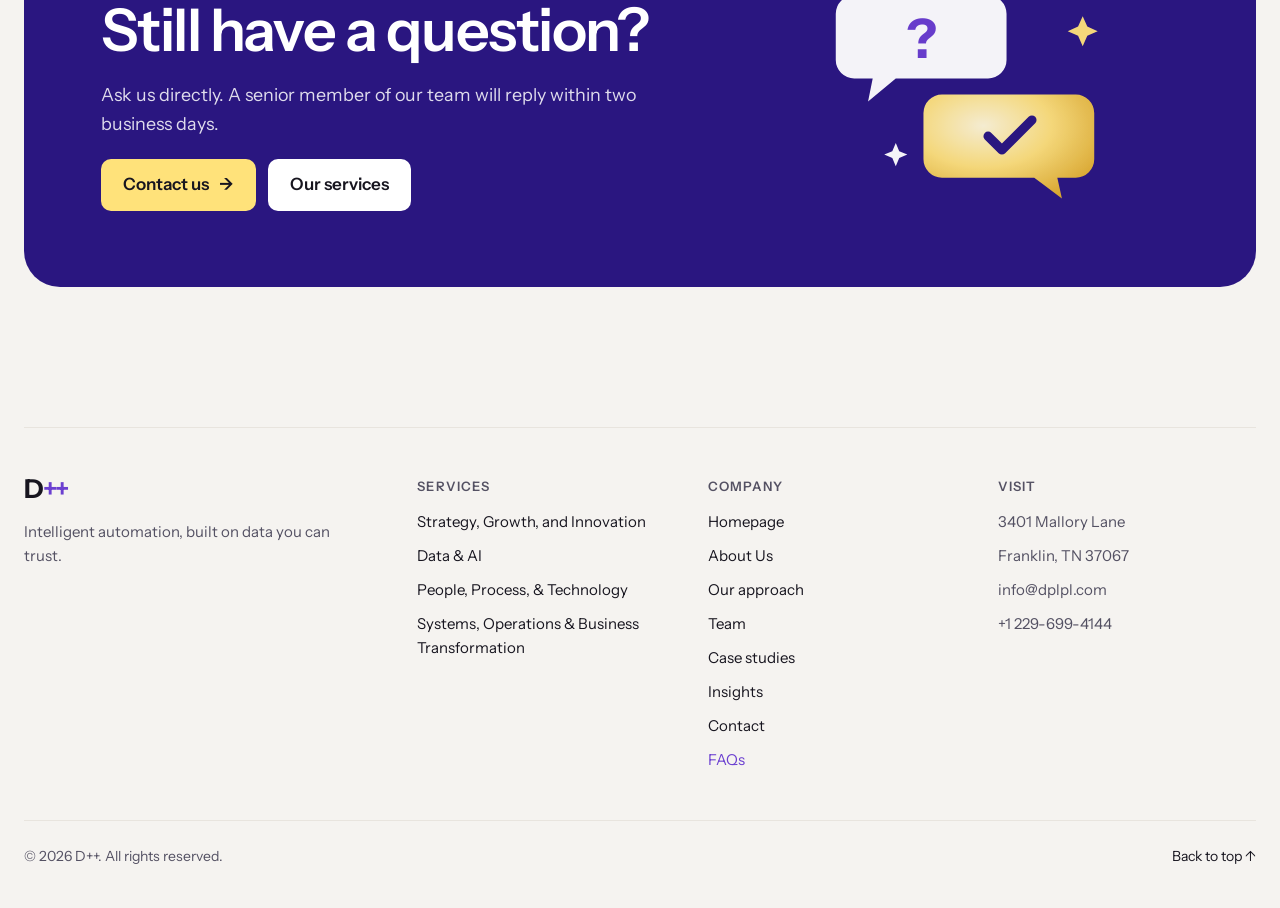
<file: dplpl-site/faqs.html>
<!doctype html>
<html lang="en">
<head>
<meta charset="utf-8">
<meta name="viewport" content="width=device-width, initial-scale=1, viewport-fit=cover">
<title>Frequently asked questions | D++</title>
<meta name="description" content="How D++ engagements start, how long they take, how we keep people in control of AI, and what stays with your teams after we leave.">
<link rel="preconnect" href="https://fonts.googleapis.com">
<link rel="preconnect" href="https://fonts.gstatic.com" crossorigin>
<link rel="stylesheet" href="https://fonts.googleapis.com/css2?family=Instrument+Sans:wght@400;500;600;700&display=swap">
<link rel="stylesheet" href="assets/css/styles.css">
</head>
<body class="page-faqs">

<!-- Shared gradients for the clay illustrations on this page -->
<svg width="0" height="0" style="position:absolute" aria-hidden="true" focusable="false">
  <defs>
    <radialGradient id="bViolet" cx=".35" cy=".3" r=".8"><stop offset="0" stop-color="#D2B6FF"/><stop offset=".5" stop-color="#7B3FF2"/><stop offset="1" stop-color="#4520AE"/></radialGradient>
    <radialGradient id="bYellow" cx=".35" cy=".3" r=".8"><stop offset="0" stop-color="#FFF8D6"/><stop offset=".5" stop-color="#FFE27A"/><stop offset="1" stop-color="#E2AE2C"/></radialGradient>
    <radialGradient id="bPink" cx=".35" cy=".3" r=".8"><stop offset="0" stop-color="#FFE0F3"/><stop offset=".5" stop-color="#F59AD3"/><stop offset="1" stop-color="#C45A9F"/></radialGradient>
    <radialGradient id="bOrange" cx=".35" cy=".3" r=".8"><stop offset="0" stop-color="#FFD9BD"/><stop offset=".5" stop-color="#FF975A"/><stop offset="1" stop-color="#D45E24"/></radialGradient>
    <radialGradient id="bSky" cx=".35" cy=".3" r=".8"><stop offset="0" stop-color="#EAF4FF"/><stop offset=".5" stop-color="#8EC5FF"/><stop offset="1" stop-color="#4A82D6"/></radialGradient>
    <linearGradient id="lilacBox" x1="0" y1="0" x2="1" y2="1"><stop offset="0" stop-color="#F4EEFF"/><stop offset="1" stop-color="#B99BF5"/></linearGradient>
    <linearGradient id="bar1" x1="0" y1="0" x2="1" y2="0"><stop offset="0" stop-color="#FFB585"/><stop offset="1" stop-color="#EF7534"/></linearGradient>
    <linearGradient id="bar2" x1="0" y1="0" x2="1" y2="0"><stop offset="0" stop-color="#FFCDA8"/><stop offset="1" stop-color="#F6985E"/></linearGradient>
    <linearGradient id="bar3" x1="0" y1="0" x2="1" y2="0"><stop offset="0" stop-color="#FFE4D0"/><stop offset="1" stop-color="#FCBB8F"/></linearGradient>
  </defs>
</svg>

<!-- =====================================================================
     SITE HEADER (shared across pages). aria-current marks this page.
     ===================================================================== -->
<header class="site-header" id="siteHeader">
  <nav class="nav-bar" aria-label="Main">
    <a class="logo" href="index.html" aria-label="D++ homepage">D<span>++</span></a>

    <ul class="nav-links" id="navLinks">
      <li><a class="nav-link" href="about.html">About Us</a></li>
      <li><a class="nav-link" href="team.html">Team</a></li>
      <li class="has-menu">
        <a class="nav-link" href="services.html">Services</a>
        <button class="menu-caret" aria-expanded="false" aria-controls="menuServices" aria-label="Show service lines">
          <svg width="12" height="12" viewBox="0 0 12 12" aria-hidden="true"><path d="M2.5 4.5l3.5 3.5 3.5-3.5" fill="none" stroke="currentColor" stroke-width="1.6" stroke-linecap="round" stroke-linejoin="round"/></svg>
        </button>
        <div class="mega" id="menuServices">
          <a href="service-strategy.html" class="mega-item"><i class="chip chip--peach"></i><b>Strategy, Growth, and Innovation</b><span>Move past inertia and make new ideas real</span></a>
          <a href="service-data-ai.html" class="mega-item"><i class="chip chip--lilac"></i><b>Data &amp; AI</b><span>Governed data first, then applied AI</span></a>
          <a href="service-people.html" class="mega-item"><i class="chip chip--pink"></i><b>People, Process, &amp; Technology</b><span>Equip leaders to drive lasting change</span></a>
          <a href="service-systems.html" class="mega-item"><i class="chip chip--sky"></i><b>Systems, Operations &amp; Business Transformation</b><span>Build the systems to get where you're going</span></a>
        </div>
      </li>
      <li><a class="nav-link" href="case-studies.html">Case Studies</a></li>
      <li><a class="nav-link" href="blog.html">Insights</a></li>
      <li><a class="nav-link" href="contact.html">Contact</a></li>
      <li><a class="nav-link" href="faqs.html" aria-current="page">FAQs</a></li>
    </ul>

    <div class="nav-actions">
      <a class="btn btn--dark btn--sm" href="contact.html#start">Talk to us</a>
      <button class="nav-toggle" id="navToggle" aria-label="Open menu" aria-expanded="false" aria-controls="navLinks"><span></span><span></span></button>
    </div>
  </nav>
</header>

<main id="faqPage">

<!-- =====================================================================
     FAQ FOLD 1 — HERO + SEARCH
     The search box filters questions across all four service lines.
     ===================================================================== -->
<section class="faq-hero" aria-labelledby="faqTitle">
  <div class="wrap">
    <nav class="crumbs" aria-label="Breadcrumb"><a href="index.html">Homepage</a><span aria-hidden="true">/</span><span aria-current="page">FAQs</span></nav>
    <div class="faq-hero-grid">
      <div class="faq-hero-copy">
        <span class="eyebrow reveal">FAQs</span>
        <h1 class="svc-title reveal" style="--d:1" id="faqTitle">Questions leaders ask us.</h1>
        <p class="lead reveal" style="--d:2">Straight answers on how we work, what we deliver and what stays with your organization after we leave.</p>
        <div class="faq-search reveal" style="--d:3" role="search">
          <svg width="20" height="20" viewBox="0 0 20 20" aria-hidden="true"><circle cx="9" cy="9" r="6" fill="none" stroke="currentColor" stroke-width="2"/><path d="M13.5 13.5 L17.5 17.5" stroke="currentColor" stroke-width="2" stroke-linecap="round"/></svg>
          <label class="sr-only" for="faqSearch">Search the questions</label>
          <input id="faqSearch" type="search" placeholder="Search the questions, e.g. data, cloud, sprints" autocomplete="off">
          <button class="faq-clear" id="faqClear" type="button" aria-label="Clear search" hidden>×</button>
        </div>
      </div>

      <!-- Illustration: clay question tiles -->
      <svg class="faq-art" viewBox="0 0 420 340" aria-hidden="true" focusable="false">
        <ellipse cx="210" cy="318" rx="150" ry="14" fill="#17151F" opacity=".08"/>
        <g class="art-bob"><rect x="70" y="70" width="150" height="150" rx="36" fill="url(#lilacBox)" transform="rotate(-8 145 145)"/><text x="145" y="190" text-anchor="middle" transform="rotate(-8 145 145)" font-family="Instrument Sans, sans-serif" font-weight="700" font-size="118" fill="#6B3FD0">?</text></g>
        <g class="art-bob art-bob--b"><rect x="240" y="40" width="96" height="96" rx="26" fill="url(#bYellow)" transform="rotate(10 288 88)"/><text x="288" y="120" text-anchor="middle" transform="rotate(10 288 88)" font-family="Instrument Sans, sans-serif" font-weight="700" font-size="76" fill="#17151F">?</text></g>
        <g class="art-bob art-bob--c"><circle cx="300" cy="220" r="44" fill="url(#bPink)"/><text x="300" y="242" text-anchor="middle" font-family="Instrument Sans, sans-serif" font-weight="700" font-size="58" fill="#FFFFFF">!</text></g>
        <g class="art-bob"><circle cx="70" cy="262" r="20" fill="url(#bSky)"/></g>
        <rect x="186" y="250" width="22" height="58" rx="5" fill="url(#bar1)"/><rect x="208" y="236" width="22" height="72" rx="5" fill="url(#bar2)"/><rect x="230" y="222" width="22" height="86" rx="5" fill="url(#bar3)"/>
      </svg>
    </div>
  </div>
</section>

<!-- =====================================================================
     FAQ FOLD 2 — TABS BY SERVICE LINE + ANSWERS
     Each .faq-group holds one line's questions. data-line must match a
     tab. Links like faqs.html#data-ai open that tab.
     ===================================================================== -->
<section class="section section--white faq-main" aria-label="Questions by service line">
  <div class="wrap">
    <div class="faq-tabs" role="tablist" aria-label="Service line" id="faqTabs">
      <button role="tab" id="tab-strategy" data-line="strategy" aria-selected="true" aria-controls="faq-strategy"><i class="chip chip--peach"></i>Strategy, Innovation &amp; Growth<span class="count"></span></button>
      <button role="tab" id="tab-data-ai" data-line="data-ai" aria-selected="false" aria-controls="faq-data-ai"><i class="chip chip--lilac"></i>Data &amp; AI<span class="count"></span></button>
      <button role="tab" id="tab-systems" data-line="systems" aria-selected="false" aria-controls="faq-systems"><i class="chip chip--sky"></i>Systems, Operations &amp; Business Transformation<span class="count"></span></button>
      <button role="tab" id="tab-people" data-line="people" aria-selected="false" aria-controls="faq-people"><i class="chip chip--pink"></i>People, Process &amp; Technology<span class="count"></span></button>
    </div>

    <div class="faq-layout">
      <!-- Side card follows the active tab -->
      <aside class="faq-side" id="faqSide" data-line="strategy">
        <b class="faq-side-name" id="faqSideName">Strategy, Innovation &amp; Growth</b>
        <p class="faq-side-text" id="faqSideText">Turn bold ambition into strategy your enterprise can deliver.</p>
        <a class="btn btn--dark btn--sm" id="faqSideSvc" href="service-strategy.html">Explore this service line <span class="arr" aria-hidden="true">→</span></a>
        <a class="inline-link" href="contact.html#start">Ask your own question <span class="arr" aria-hidden="true">→</span></a>
        <button class="faq-expand" id="faqExpand" type="button">Open all answers</button>
      </aside>

      <div class="faq-groups">
        <p class="faq-results" id="faqResults" role="status" aria-live="polite"></p>

        <div class="faq-group" id="faq-strategy" data-line="strategy" role="tabpanel" aria-labelledby="tab-strategy" data-title="Strategy, Innovation &amp; Growth" data-tagline="Turn bold ambition into strategy your enterprise can deliver.">
          <details class="faq" open><summary>We already have a strategy. Where do you add value?</summary><div class="faq-a"><p>Most of our strategy work begins with a plan that already exists. We test it against what your processes, data and technology can carry today, then build the execution plan that closes the gap: an organized portfolio of projects with clear owners, measured on results and funded to deliver.</p></div></details>
          <details class="faq"><summary>How is D++ different from a traditional strategy firm?</summary><div class="faq-a"><p>We build the strategy and the execution plan together, and the same team stays to deliver it. Our teams combine strategists with data specialists and engineers, so the plan is shaped from the start by what your enterprise can actually build.</p></div></details>
          <details class="faq"><summary>How long does a strategy engagement take?</summary><div class="faq-a"><p>First engagements are deliberately short: a 6-week corporate strategy review, an 8-week growth diagnostic or a 10-week AI-led transformation assignment. Execution then runs in 2-week sprints, so progress is visible from the first month.</p></div></details>
          <details class="faq"><summary>How will we know the strategy is working?</summary><div class="faq-a"><p>Every engagement starts with an agreed baseline and the number that defines success. We measure progress against that baseline, on results rather than activity, and report it the way your board will judge it.</p></div></details>
          <details class="faq"><summary>Can you help us decide where AI fits in our strategy?</summary><div class="faq-a"><p>Yes. Our AI-led transformation work answers a direct question: how will AI actually drive our growth, efficiency, scale and innovation? We identify where it creates value, sequence the investments, and set the success criteria before anything is built.</p></div></details>
        </div>

        <div class="faq-group" id="faq-data-ai" data-line="data-ai" role="tabpanel" aria-labelledby="tab-data-ai" data-title="Data &amp; AI" data-tagline="Turn the data you already hold into decisions you can act on." hidden>
          <details class="faq" open><summary>Our data isn't ready. Should we hold off on AI?</summary><div class="faq-a"><p>No, but sequence it. Every model inherits the quality of the data beneath it, so we build the foundation the first use case needs, prove value there, then extend it. A 6-week data strategy and governance engagement shows how complete, accurate and consistent your data is today.</p></div></details>
          <details class="faq"><summary>How do you decide where AI is worth deploying?</summary><div class="faq-a"><p>We agree how success will be measured for each use case before we build. We then test against those measures, including unusual cases and costly errors, and deploy only where the business value is clear.</p></div></details>
          <details class="faq"><summary>How do you keep people in control of automated decisions?</summary><div class="faq-a"><p>Every agent we build has a defined identity, role and access permissions, and every action it takes is recorded. We set limits on what each system may do and define when human approval is required, with a clear handover to a person whenever a case needs review.</p></div></details>
          <details class="faq"><summary>Can you work in regulated industries such as healthcare and financial services?</summary><div class="faq-a"><p>Yes. Much of our experience is in healthcare, from payer to provider. Security, privacy and compliance are built into the architecture from day one, and a 4-week readiness engagement tests whether your data, systems, models and processes would hold up under audit.</p></div></details>
          <details class="faq"><summary>Who controls our data?</summary><div class="faq-a"><p>You do. We define what information each system can use, where it may be processed and who can access it. Your organization retains control over its data and over the work carried out on its behalf.</p></div></details>
        </div>

        <div class="faq-group" id="faq-systems" data-line="systems" role="tabpanel" aria-labelledby="tab-systems" data-title="Systems, Operations &amp; Business Transformation" data-tagline="Build systems that let your organization scale with confidence." hidden>
          <details class="faq" open><summary>Can we modernize without disrupting day-to-day operations?</summary><div class="faq-a"><p>Yes. We modernize in deliberate stages rather than one risky leap, starting with what your current systems do well. The business keeps running throughout.</p></div></details>
          <details class="faq"><summary>Where do you start?</summary><div class="faq-a"><p>With your primary value streams. A 6-week current-state engagement maps how work and value flow through the business, measures performance, and shows where time, cost and quality are lost. That evidence decides what to change first.</p></div></details>
          <details class="faq"><summary>Do you work in the cloud, on-premise or both?</summary><div class="faq-a"><p>Both. We choose infrastructure to match the workload, the data requirements and the operating budget, and we design migrations for the business you are becoming, not only the one you run today.</p></div></details>
          <details class="faq"><summary>How do you make releases less risky?</summary><div class="faq-a"><p>Through automated release pipelines, automated testing alongside human code review, controlled releases and MLOps for AI models. The aim is simple: every release becomes routine rather than a risk.</p></div></details>
          <details class="faq"><summary>What happens after go-live?</summary><div class="faq-a"><p>We put live monitoring in place, so your team knows what is running, how it is performing and what to do when something breaks. Documentation and knowledge transfer mean your people can operate and maintain what we built together.</p></div></details>
        </div>

        <div class="faq-group" id="faq-people" data-line="people" role="tabpanel" aria-labelledby="tab-people" data-title="People, Process &amp; Technology" data-tagline="Make change part of the fabric of your organization." hidden>
          <details class="faq" open><summary>How do you make sure change sticks after launch?</summary><div class="faq-a"><p>We design the change with the people who will use it, so it is embraced rather than imposed. Clear roles, decision principles and accountability give every part of the progress a committed owner.</p></div></details>
          <details class="faq"><summary>What will our teams be able to do once you leave?</summary><div class="faq-a"><p>Run, maintain and improve what we built together. We provide the documentation, training, mentoring and knowledge transfer your teams need, and we pass the baton only when your organization is ready to operate on its own.</p></div></details>
          <details class="faq"><summary>What is a center of excellence, and do we need one?</summary><div class="faq-a"><p>A center of excellence gives expertise a permanent home, organized around your products and service lines. It provides shared standards, reusable tools and guidance, so delivery no longer waits on the same few specialists. A 6-week assessment shows whether, and where, you need one.</p></div></details>
          <details class="faq"><summary>How do you use design thinking in practice?</summary><div class="faq-a"><p>We follow its five steps: empathize, define, ideate, prototype and test. In 4-week sprints, we test ideas cheaply with real users before your organization invests in building them at scale.</p></div></details>
          <details class="faq"><summary>Where do lean and Six Sigma fit?</summary><div class="faq-a"><p>We apply them where they pay off, not everywhere. An 8-week diagnostic establishes the current state of a process and shows which parts to simplify, which to standardize and which to automate.</p></div></details>
        </div>

        <div class="faq-empty" id="faqEmpty" hidden>
          <b>No questions match that search.</b>
          <p>Try another word, or ask us directly.</p>
          <a class="inline-link" href="contact.html#start">Ask your question <span class="arr" aria-hidden="true">→</span></a>
        </div>
      </div>
    </div>
  </div>
</section>

<!-- =====================================================================
     FAQ FOLD 3 — CLOSING CTA
     ===================================================================== -->
<section class="section section--soft contact" aria-labelledby="faqCtaTitle">
  <div class="wrap">
    <div class="contact-card svc-cta reveal">
      <div class="contact-copy">
        <span class="eyebrow eyebrow--light">Contact</span>
        <h2 class="h1" id="faqCtaTitle">Still have a question?</h2>
        <p class="lead">Ask us directly. A senior member of our team will reply within two business days.</p>
        <div class="hero-actions">
          <a class="btn btn--yellow" href="contact.html#start">Contact us <span class="arr" aria-hidden="true">→</span></a>
          <a class="btn btn--white" href="services.html">Our services</a>
        </div>
      </div>
      <!-- Question and answer on an 8s loop: a "?" bubble pops in, the reply bubble types
           (bouncing dots), then the dots turn into a check. Without motion it shows the answered state. -->
      <svg class="contact-art qa-art" viewBox="0 0 260 200" aria-hidden="true">
        <g class="qa-q">
          <path d="M34 22 H150 A16 16 0 0 1 166 38 V78 A16 16 0 0 1 150 94 H70 L46 114 L50 94 H34 A16 16 0 0 1 18 78 V38 A16 16 0 0 1 34 22 Z" fill="#FFFFFF"/>
          <text x="92" y="76" text-anchor="middle" font-family="Instrument Sans, sans-serif" font-weight="700" font-size="46" fill="#6B3FD0">?</text>
        </g>
        <g class="qa-a">
          <path d="M110 108 H226 A16 16 0 0 1 242 124 V164 A16 16 0 0 1 226 180 H210 L214 198 L190 180 H110 A16 16 0 0 1 94 164 V124 A16 16 0 0 1 110 108 Z" fill="url(#bYellow)"/>
          <g class="qa-dots"><circle class="qa-dot" cx="144" cy="144" r="7" fill="#2A1680"/><circle class="qa-dot d2" cx="168" cy="144" r="7" fill="#2A1680"/><circle class="qa-dot d3" cx="192" cy="144" r="7" fill="#2A1680"/></g>
          <path class="qa-check" d="M150 144 l12 12 l26 -26" fill="none" stroke="#2A1680" stroke-width="8" stroke-linecap="round" stroke-linejoin="round"/>
        </g>
        <path class="twinkle" d="M232 40 l4 9 l9 4 l-9 4 l-4 9 l-4 -9 l-9 -4 l9 -4 z" fill="#FFE27A" style="--dl:-.5s"/>
        <path class="twinkle" d="M70 150 l3 7 l7 3 l-7 3 l-3 7 l-3 -7 l-7 -3 l7 -3 z" fill="#FFFFFF" style="--dl:-1.3s"/>
      </svg>
    </div>
  </div>
</section>

</main>

<!-- =====================================================================
     SITE FOOTER (shared across pages)
     ===================================================================== -->
<footer class="site-footer">
  <div class="wrap">
    <div class="foot-grid">
      <div class="foot-brand">
        <a class="logo logo--light" href="index.html">D<span>++</span></a>
        <p>Intelligent automation, built on data you can trust.</p>
      </div>
      <div>
        <h3>Services</h3>
        <ul>
          <li><a href="service-strategy.html">Strategy, Growth, and Innovation</a></li>
          <li><a href="service-data-ai.html">Data &amp; AI</a></li>
          <li><a href="service-people.html">People, Process, &amp; Technology</a></li>
          <li><a href="service-systems.html">Systems, Operations &amp; Business Transformation</a></li>
        </ul>
      </div>
      <div>
        <h3>Company</h3>
        <ul>
          <li><a href="index.html">Homepage</a></li>
          <li><a href="about.html">About Us</a></li>
          <li><a href="about.html#values">Our approach</a></li>
          <li><a href="team.html">Team</a></li>
          <li><a href="case-studies.html">Case studies</a></li>
          <li><a href="blog.html">Insights</a></li>
          <li><a href="contact.html">Contact</a></li>
          <li><a href="faqs.html" aria-current="page">FAQs</a></li>
        </ul>
      </div>
      <div>
        <h3>Visit</h3>
        <ul class="foot-plain">
          <li>3401 Mallory Lane</li>
          <li>Franklin, TN 37067</li>
          <li>info@dplpl.com</li>
          <li>+1 229-699-4144</li>
        </ul>
      </div>
    </div>
    <div class="foot-bottom"><span>© 2026 D++. All rights reserved.</span><a href="#siteHeader">Back to top ↑</a></div>
  </div>
</footer>

<div class="toast" id="toast" role="status" aria-live="polite"></div>

<script src="assets/js/main.js"></script>
</body>
</html>
</file>
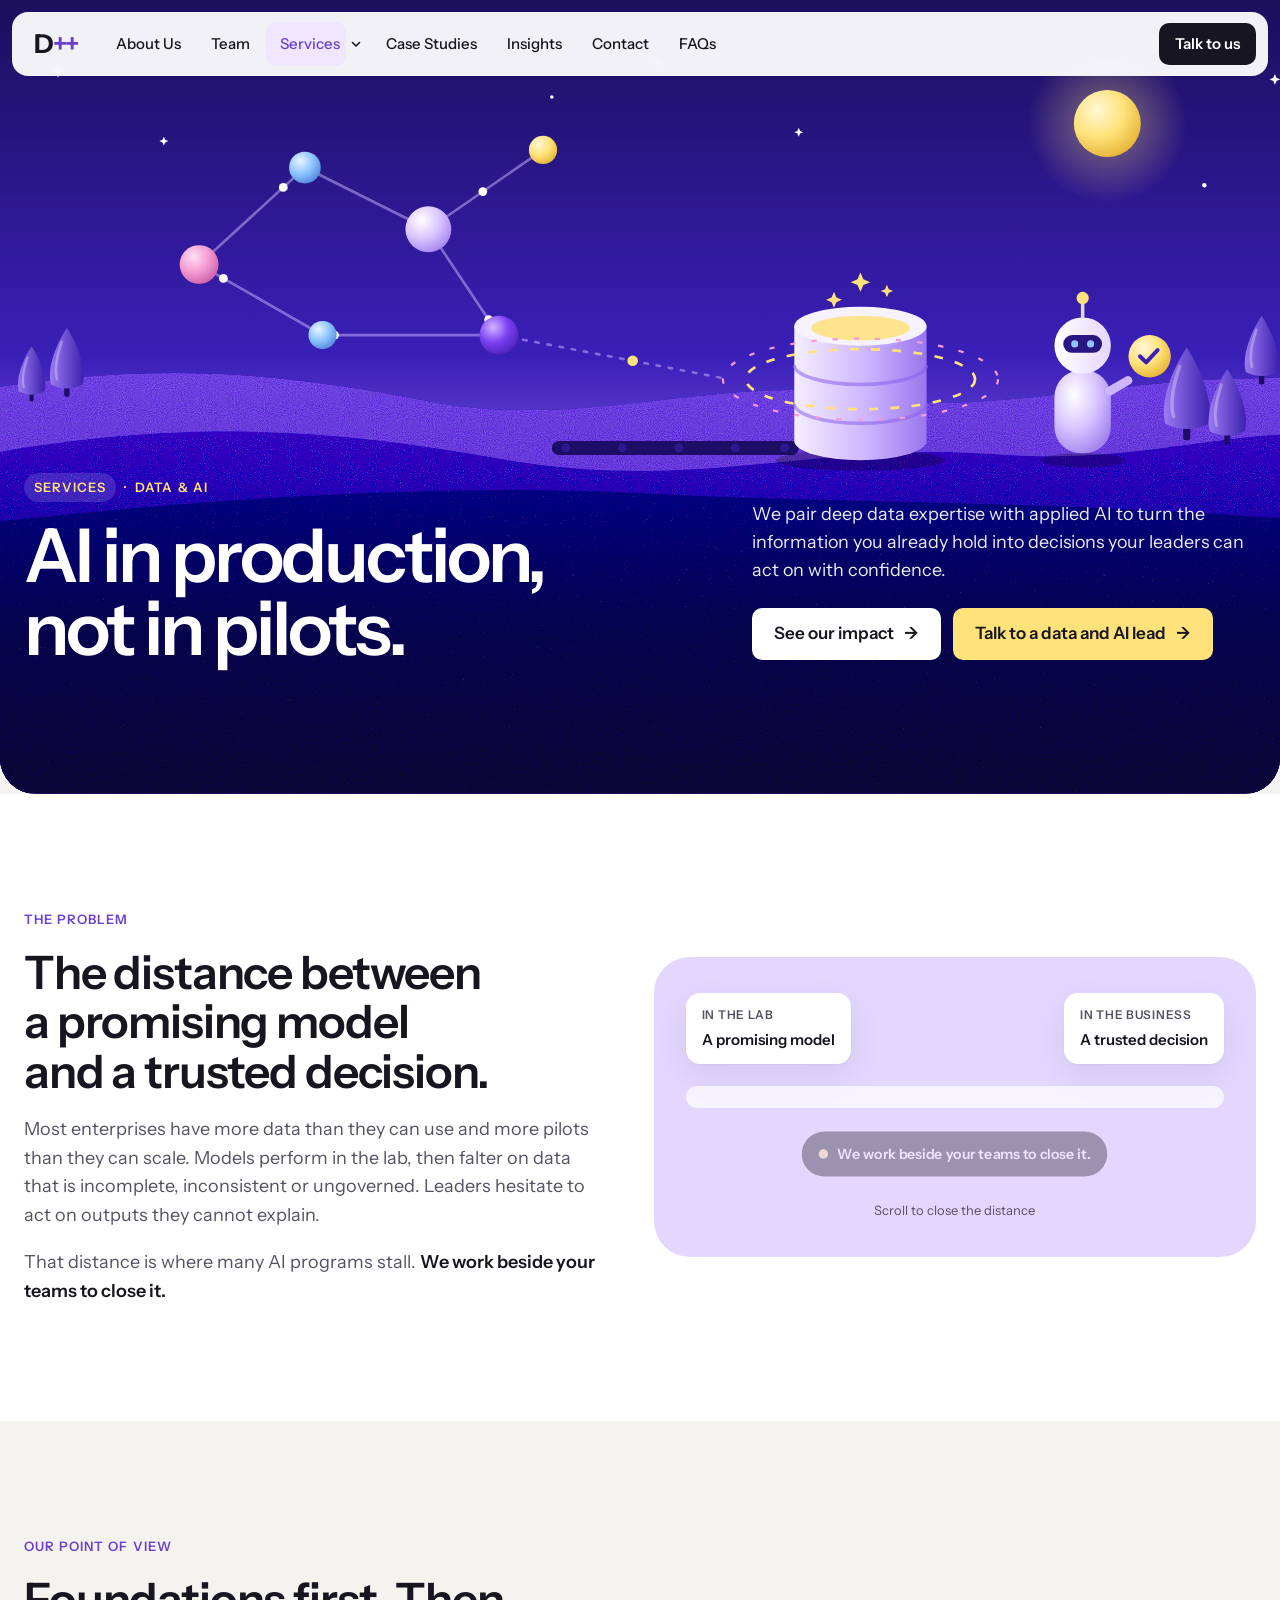
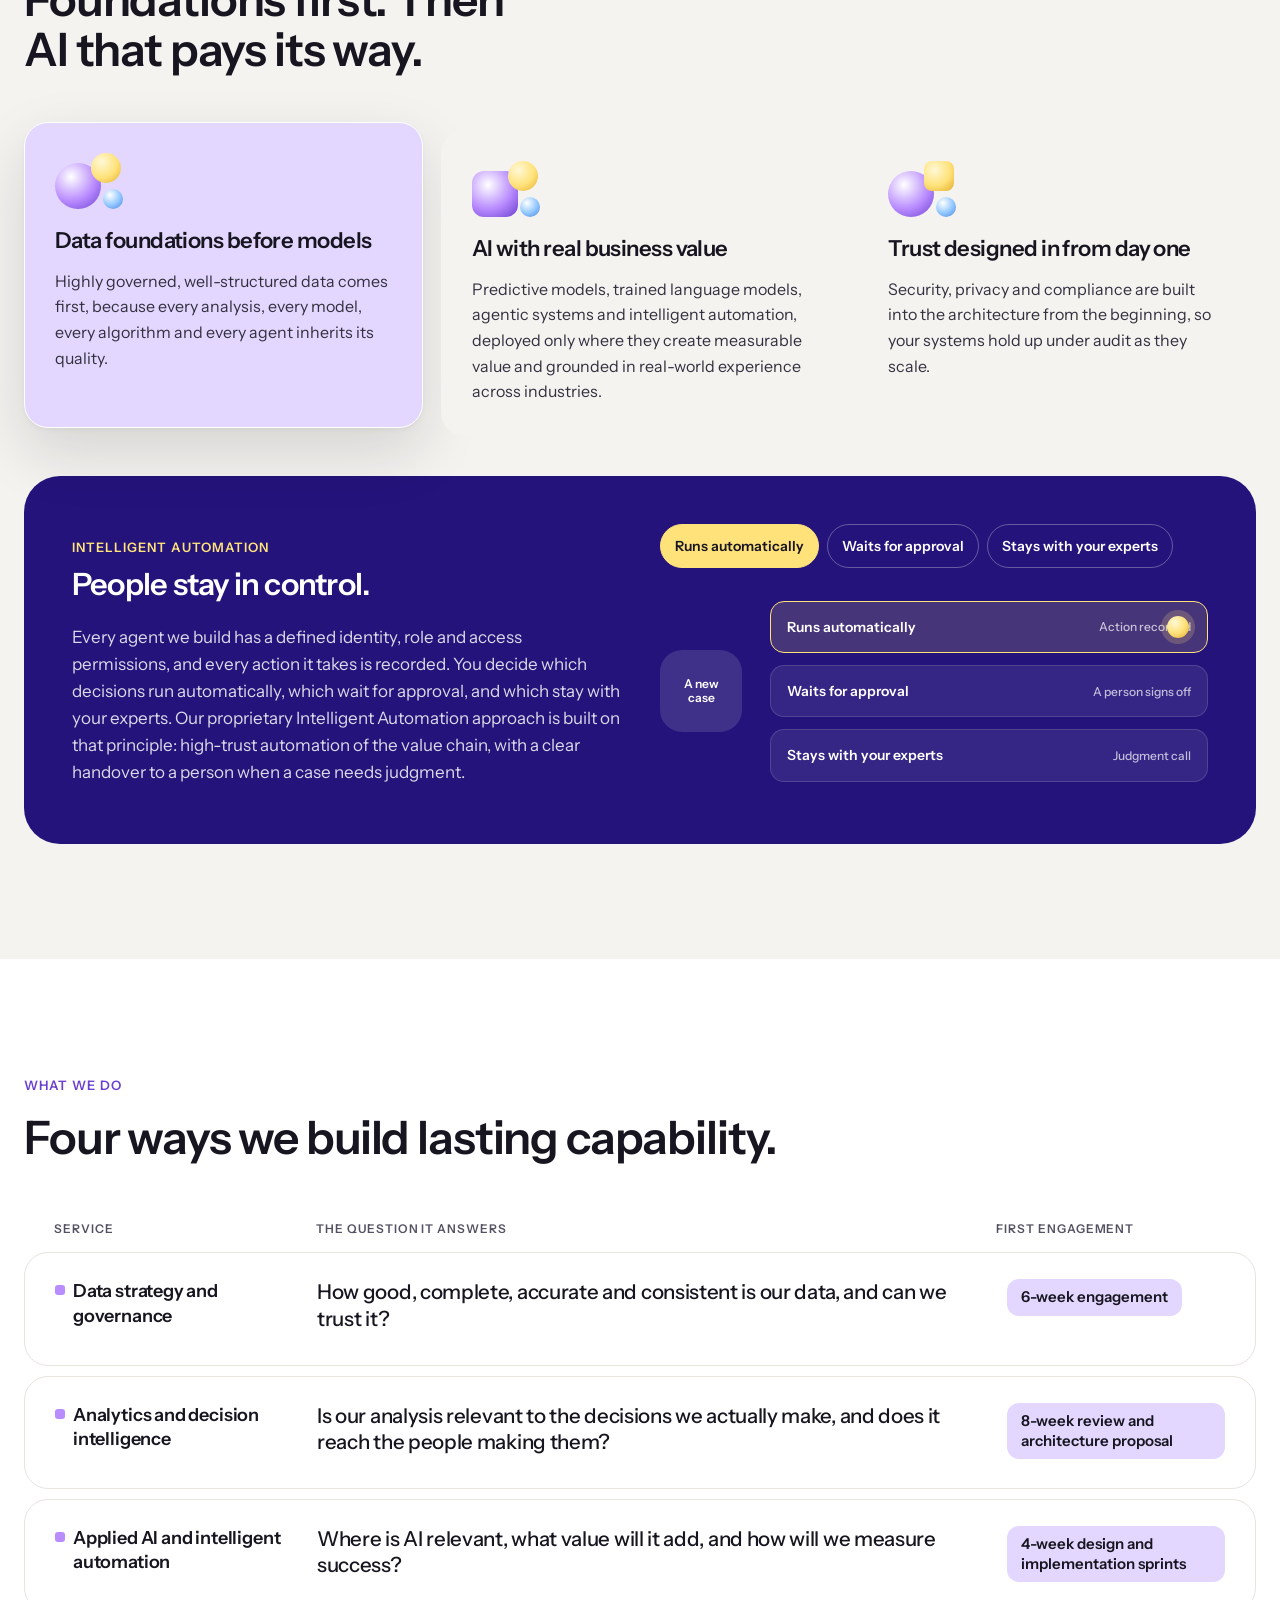
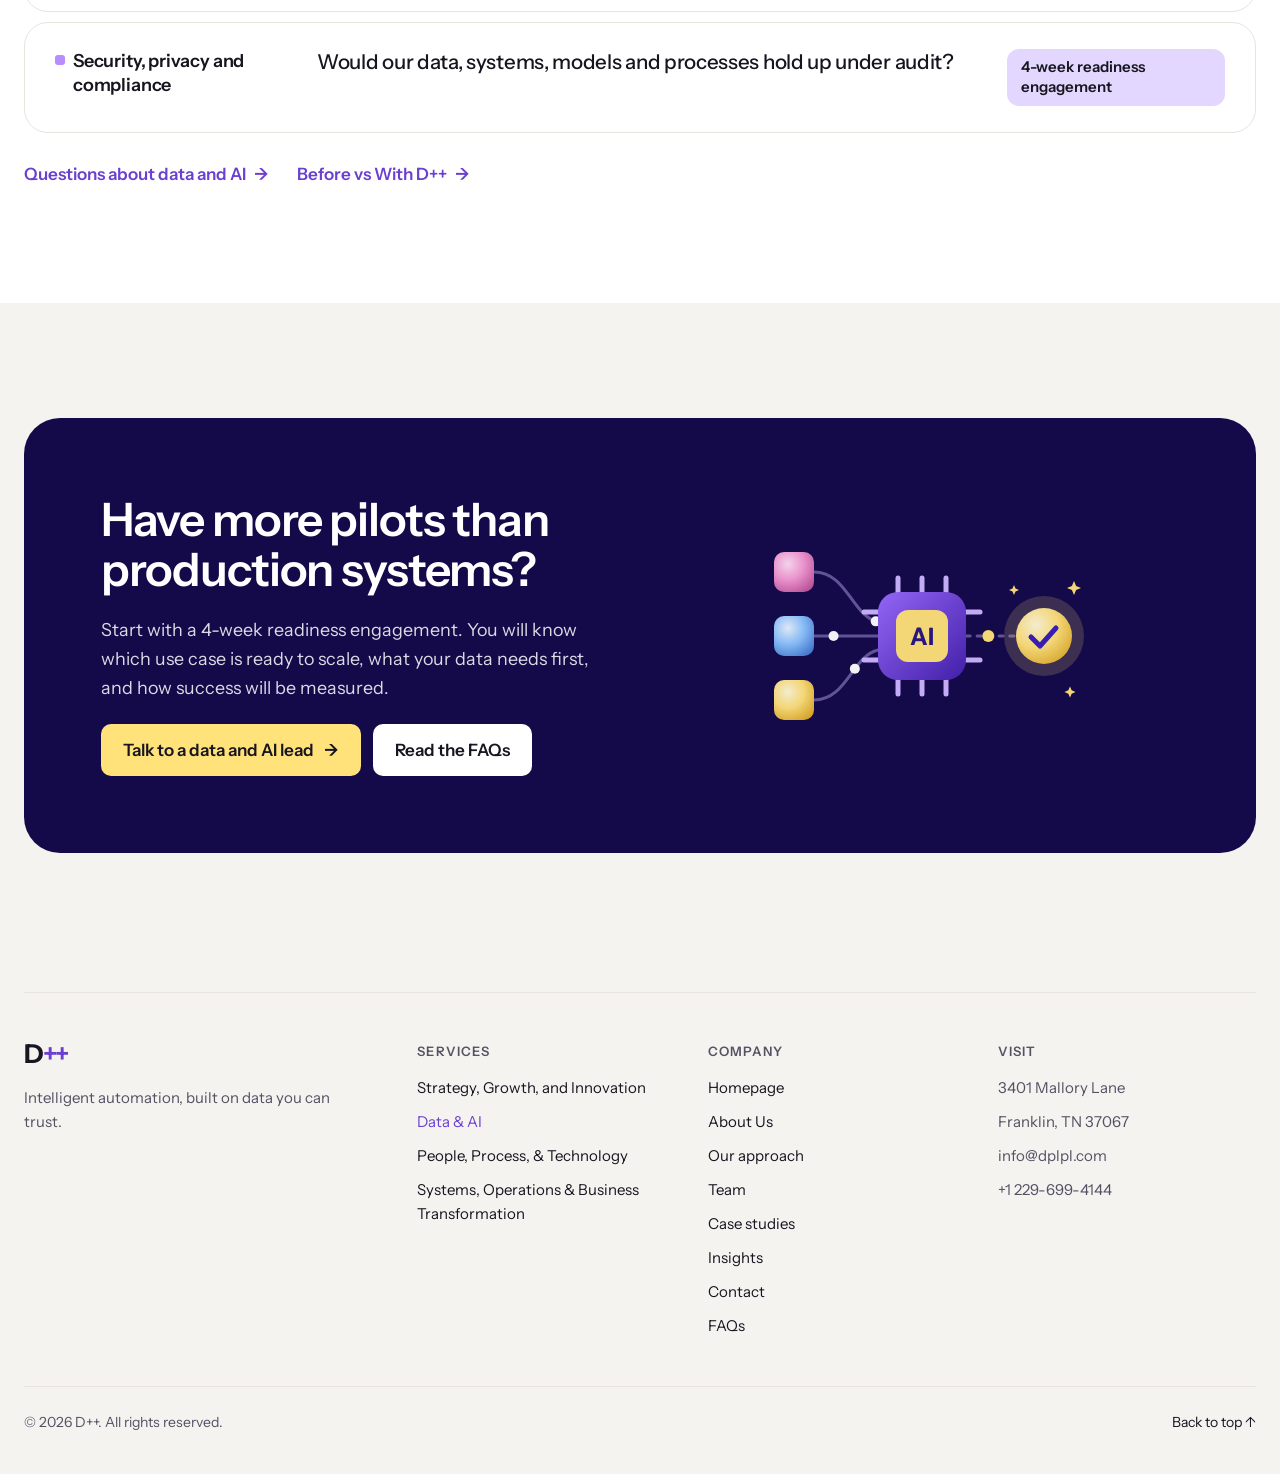
<file: dplpl-site/service-data-ai.html>
<!doctype html>
<html lang="en">
<head>
<meta charset="utf-8">
<meta name="viewport" content="width=device-width, initial-scale=1, viewport-fit=cover">
<title>Data &amp; AI | D++</title>
<meta name="description" content="Governed data foundations, applied AI and intelligent automation, built into your operations with people in control, from governed foundations to AI running in production.">
<link rel="preconnect" href="https://fonts.googleapis.com">
<link rel="preconnect" href="https://fonts.gstatic.com" crossorigin>
<link rel="stylesheet" href="https://fonts.googleapis.com/css2?family=Instrument+Sans:wght@400;500;600;700&display=swap">
<link rel="stylesheet" href="assets/css/styles.css">
</head>
<body class="line-page line-data-ai" data-line="data-ai">

<!-- =====================================================================
     SITE HEADER (shared across pages)
     ===================================================================== -->
<header class="site-header" id="siteHeader">
  <nav class="nav-bar" aria-label="Main">
    <a class="logo" href="index.html" aria-label="D++ homepage">D<span>++</span></a>
    <ul class="nav-links" id="navLinks">
      <li><a class="nav-link" href="about.html">About Us</a></li>
      <li><a class="nav-link" href="team.html">Team</a></li>
      <li class="has-menu">
        <a class="nav-link" href="services.html" aria-current="page">Services</a>
        <button class="menu-caret" aria-expanded="false" aria-controls="menuServices" aria-label="Show service lines">
          <svg width="12" height="12" viewBox="0 0 12 12" aria-hidden="true"><path d="M2.5 4.5l3.5 3.5 3.5-3.5" fill="none" stroke="currentColor" stroke-width="1.6" stroke-linecap="round" stroke-linejoin="round"/></svg>
        </button>
        <div class="mega" id="menuServices">
          <a href="service-strategy.html" class="mega-item"><i class="chip chip--peach"></i><b>Strategy, Growth, and Innovation</b><span>Move past inertia and make new ideas real</span></a>
          <a href="service-data-ai.html" class="mega-item" aria-current="page"><i class="chip chip--lilac"></i><b>Data &amp; AI</b><span>Governed data first, then applied AI</span></a>
          <a href="service-people.html" class="mega-item"><i class="chip chip--pink"></i><b>People, Process, &amp; Technology</b><span>Equip leaders to drive lasting change</span></a>
          <a href="service-systems.html" class="mega-item"><i class="chip chip--sky"></i><b>Systems, Operations &amp; Business Transformation</b><span>Build the systems to get where you're going</span></a>
        </div>
      </li>
      <li><a class="nav-link" href="case-studies.html">Case Studies</a></li>
      <li><a class="nav-link" href="blog.html">Insights</a></li>
      <li><a class="nav-link" href="contact.html">Contact</a></li>
      <li><a class="nav-link" href="faqs.html">FAQs</a></li>
    </ul>
    <div class="nav-actions">
      <a class="btn btn--dark btn--sm" href="contact.html#start">Talk to us</a>
      <button class="nav-toggle" id="navToggle" aria-label="Open menu" aria-expanded="false" aria-controls="navLinks"><span></span><span></span></button>
    </div>
  </nav>
</header>

<main>

<!-- =====================================================================
     HERO — night data landscape. Pulses travel along a network, cubes
     ride a conveyor into the data core, orbit rings turn, and an agent
     robot holds up its check. Layers with data-depth follow the pointer.
     ===================================================================== -->
<section class="hero line-hero" id="top" aria-labelledby="heroTitle">
  <div class="hero-scene" aria-hidden="true">
    <svg class="scene" viewBox="0 0 1600 900" preserveAspectRatio="xMidYMax slice" focusable="false">
      <defs>
        <linearGradient id="sky" x1="0" y1="0" x2="0" y2="1"><stop offset="0" stop-color="#1B0F5C"/><stop offset=".45" stop-color="#3A1FB8"/><stop offset=".7" stop-color="#8F6CF0"/></linearGradient>
        <linearGradient id="hF" x1="0" y1="0" x2="0" y2="1"><stop offset="0" stop-color="#7D5CE6"/><stop offset="1" stop-color="#6646D6"/></linearGradient>
        <linearGradient id="hM" x1="0" y1="0" x2="0" y2="1"><stop offset="0" stop-color="#5534C9"/><stop offset=".5" stop-color="#3D20AE"/></linearGradient>
        <linearGradient id="hN" gradientUnits="userSpaceOnUse" x1="0" y1="560" x2="0" y2="900"><stop offset="0" stop-color="#2E1890"/><stop offset=".45" stop-color="#1C0D66"/><stop offset="1" stop-color="#140A4A"/></linearGradient>
        <linearGradient id="tree" x1="0" y1="0" x2="1" y2="0"><stop offset="0" stop-color="#9B7BF2"/><stop offset="1" stop-color="#3D20AE"/></linearGradient>
        <radialGradient id="bViolet" cx=".35" cy=".3" r=".8"><stop offset="0" stop-color="#D2B6FF"/><stop offset=".5" stop-color="#7B3FF2"/><stop offset="1" stop-color="#4520AE"/></radialGradient>
        <radialGradient id="bYellow" cx=".35" cy=".3" r=".8"><stop offset="0" stop-color="#FFF8D6"/><stop offset=".5" stop-color="#FFE27A"/><stop offset="1" stop-color="#E2AE2C"/></radialGradient>
        <radialGradient id="bPink" cx=".35" cy=".3" r=".8"><stop offset="0" stop-color="#FFE0F3"/><stop offset=".5" stop-color="#F59AD3"/><stop offset="1" stop-color="#C45A9F"/></radialGradient>
        <radialGradient id="bSky" cx=".35" cy=".3" r=".8"><stop offset="0" stop-color="#EAF4FF"/><stop offset=".5" stop-color="#8EC5FF"/><stop offset="1" stop-color="#4A82D6"/></radialGradient>
        <radialGradient id="bLilac" cx=".35" cy=".3" r=".8"><stop offset="0" stop-color="#FFFFFF"/><stop offset=".5" stop-color="#D9C6FF"/><stop offset="1" stop-color="#9F7DEE"/></radialGradient>
        <radialGradient id="glowY"><stop offset="0" stop-color="#FFE27A" stop-opacity=".9"/><stop offset="1" stop-color="#FFE27A" stop-opacity="0"/></radialGradient>
        <linearGradient id="cyl" x1="0" y1="0" x2="1" y2="0"><stop offset="0" stop-color="#F4EEFF"/><stop offset=".55" stop-color="#CDB5FF"/><stop offset="1" stop-color="#9A76EE"/></linearGradient>
        <linearGradient id="cream" x1="0" y1="0" x2="1" y2="0"><stop offset="0" stop-color="#FFFFFF"/><stop offset="1" stop-color="#E4D7FF"/></linearGradient>
        <filter id="soft" x="-50%" y="-50%" width="200%" height="200%"><feGaussianBlur stdDeviation="9"/></filter>
        <filter id="grain" x="0" y="0" width="100%" height="100%">
          <feTurbulence type="fractalNoise" baseFrequency=".85" numOctaves="2" stitchTiles="stitch" result="n"/>
          <feColorMatrix in="n" type="saturate" values="0" result="g"/>
          <feComposite in="SourceGraphic" in2="g" operator="arithmetic" k1="0" k2="1" k3=".22" k4="-.11" result="t"/>
          <feComposite in="t" in2="SourceGraphic" operator="in"/>
        </filter>
        <g id="treeShape"><rect x="-3" y="-8" width="6" height="12" rx="2" fill="#1C0D66"/><path d="M0 -74 C12 -56 23 -28 18 -10 Q0 -1 -18 -10 C-23 -28 -12 -56 0 -74Z" fill="url(#tree)"/><path d="M-6 -58 C-12 -40 -14 -26 -11 -16" stroke="#FFFFFF" stroke-opacity=".3" stroke-width="3" fill="none" stroke-linecap="round"/></g>
        <path id="star4" d="M0 -10 L3 -3 L10 0 L3 3 L0 10 L-3 3 L-10 0 L-3 -3 Z"/>
        <!-- network links (pulses follow these) -->
        <path id="e1" d="M300 300 L420 190"/><path id="e2" d="M420 190 L560 260"/><path id="e3" d="M560 260 L690 170"/>
        <path id="e4" d="M560 260 L640 380"/><path id="e5" d="M300 300 L440 380"/><path id="e6" d="M440 380 L640 380"/><path id="e7" d="M640 380 L900 430"/>
      </defs>

      <rect width="1600" height="900" fill="url(#sky)"/>
      <!-- Stars and moon -->
      <g class="layer" data-depth="-3">
        <circle cx="1330" cy="140" r="90" fill="url(#glowY)" opacity=".5"/><circle class="pulse" cx="1330" cy="140" r="38" fill="url(#bYellow)"/>
        <g fill="#FFFFFF">
          <use href="#star4" class="twinkle" transform="translate(140 80) scale(.8)" style="--dl:-.2s"/><use href="#star4" class="twinkle" transform="translate(260 160) scale(.5)" style="--dl:-1.2s"/>
          <use href="#star4" class="twinkle" transform="translate(820 70) scale(.7)" style="--dl:-.8s"/><use href="#star4" class="twinkle" transform="translate(980 150) scale(.5)" style="--dl:-1.8s"/>
          <use href="#star4" class="twinkle" transform="translate(1520 90) scale(.6)" style="--dl:-.5s"/><use href="#star4" class="twinkle" transform="translate(1160 60) scale(.45)" style="--dl:-1.5s"/>
          <circle class="twinkle" cx="520" cy="60" r="2.5" style="--dl:-.4s"/><circle class="twinkle" cx="700" cy="110" r="2" style="--dl:-1s"/><circle class="twinkle" cx="1440" cy="210" r="2.5" style="--dl:-2s"/><circle class="twinkle" cx="60" cy="200" r="2" style="--dl:-1.4s"/>
        </g>
      </g>
      <!-- Far hills -->
      <g class="layer" data-depth="-8">
        <path filter="url(#grain)" d="M-80 470 C200 400 380 420 560 455 S900 420 1060 450 S1400 400 1680 440 L1680 900 L-80 900Z" fill="url(#hF)"/>
        <use href="#treeShape" transform="translate(110 452) scale(.8)"/><use href="#treeShape" transform="translate(150 446)"/><use href="#treeShape" transform="translate(1505 432)"/><use href="#treeShape" transform="translate(1550 440) scale(.7)"/>
      </g>
      <!-- Mid hill -->
      <g class="layer" data-depth="-12">
        <path filter="url(#grain)" d="M-80 545 C220 470 420 480 640 520 S1000 500 1200 515 S1480 470 1680 500 L1680 900 L-80 900Z" fill="url(#hM)"/>
        <use href="#treeShape" transform="translate(1420 494) scale(1.35)"/><use href="#treeShape" transform="translate(1466 500) scale(1.1)"/>
      </g>
      <!-- Network graph with travelling pulses -->
      <g class="layer" data-depth="16">
        <g stroke="#CDB5FF" stroke-opacity=".5" stroke-width="3" fill="none" stroke-linecap="round">
          <use href="#e1"/><use href="#e2"/><use href="#e3"/><use href="#e4"/><use href="#e5"/><use href="#e6"/><use href="#e7" stroke-dasharray="4 10"/>
        </g>
        <g fill="#FFFFFF">
          <circle r="5"><animateMotion dur="2.2s" repeatCount="indefinite"><mpath href="#e1"/></animateMotion></circle>
          <circle r="5"><animateMotion dur="2.6s" begin="-.8s" repeatCount="indefinite"><mpath href="#e2"/></animateMotion></circle>
          <circle r="5"><animateMotion dur="2s" begin="-1.2s" repeatCount="indefinite"><mpath href="#e3"/></animateMotion></circle>
          <circle r="5"><animateMotion dur="2.4s" begin="-.3s" repeatCount="indefinite"><mpath href="#e4"/></animateMotion></circle>
          <circle r="5"><animateMotion dur="2.8s" begin="-1.6s" repeatCount="indefinite"><mpath href="#e5"/></animateMotion></circle>
          <circle r="5"><animateMotion dur="2.2s" begin="-.6s" repeatCount="indefinite"><mpath href="#e6"/></animateMotion></circle>
          <circle r="6" fill="#FFE27A"><animateMotion dur="3s" repeatCount="indefinite"><mpath href="#e7"/></animateMotion></circle>
        </g>
        <circle class="pulse" cx="300" cy="300" r="22" fill="url(#bPink)"/>
        <circle cx="420" cy="190" r="18" fill="url(#bSky)"/>
        <circle class="pulse" cx="560" cy="260" r="26" fill="url(#bLilac)"/>
        <circle cx="690" cy="170" r="16" fill="url(#bYellow)"/>
        <circle cx="440" cy="380" r="16" fill="url(#bSky)"/>
        <circle class="pulse" cx="640" cy="380" r="22" fill="url(#bViolet)"/>
      </g>
      <!-- Conveyor of data cubes into the core -->
      <g class="layer" data-depth="8">
        <rect x="700" y="500" width="280" height="16" rx="8" fill="#1C0D66"/>
        <g fill="#2E1890"><circle cx="716" cy="508" r="5"/><circle cx="780" cy="508" r="5"/><circle cx="844" cy="508" r="5"/><circle cx="908" cy="508" r="5"/><circle cx="964" cy="508" r="5"/></g>
        <rect class="slide-s" x="706" y="472" width="28" height="28" rx="7" fill="url(#bPink)" style="--dl:0s"/>
        <rect class="slide-s" x="706" y="472" width="28" height="28" rx="7" fill="url(#bSky)" style="--dl:-1.3s"/>
        <rect class="slide-s" x="706" y="472" width="28" height="28" rx="7" fill="url(#bYellow)" style="--dl:-2.6s"/>
      </g>
      <!-- Data core with orbit rings and sparkles -->
      <g class="layer" data-depth="12">
        <ellipse cx="1050" cy="522" rx="96" ry="12" fill="#000" opacity=".25"/>
        <path d="M975 370 V500 A75 22 0 0 0 1125 500 V370 Z" fill="url(#cyl)"/>
        <path d="M975 414 A75 22 0 0 0 1125 414" fill="none" stroke="#8A62EA" stroke-width="4" opacity=".55"/>
        <path d="M975 458 A75 22 0 0 0 1125 458" fill="none" stroke="#8A62EA" stroke-width="4" opacity=".55"/>
        <ellipse cx="1050" cy="370" rx="75" ry="22" fill="#F7F2FF"/>
        <ellipse class="pulse" cx="1050" cy="372" rx="56" ry="14" fill="#FFE27A" opacity=".85"/>
        <ellipse class="orbit" cx="1050" cy="430" rx="130" ry="34" fill="none" stroke="#FFE27A" stroke-width="3" stroke-dasharray="10 14"/>
        <ellipse class="orbit" cx="1050" cy="430" rx="156" ry="46" fill="none" stroke="#F59AD3" stroke-width="2.5" stroke-dasharray="6 18" style="animation-direction:reverse"/>
        <g fill="#FFE27A">
          <g transform="translate(1020 340) scale(.9)"><use href="#star4" class="heart-up" style="--dl:0s"/></g>
          <g transform="translate(1080 330) scale(.7)"><use href="#star4" class="heart-up" style="--dl:-1.6s"/></g>
          <g transform="translate(1050 320) scale(1.1)"><use href="#star4" class="heart-up" style="--dl:-3.2s"/></g>
        </g>
      </g>
      <!-- Agent robot with its check -->
      <g class="layer" data-depth="18">
        <ellipse cx="1302" cy="522" rx="48" ry="8" fill="#000" opacity=".25"/>
        <g class="float float--2">
          <rect x="1270" y="420" width="64" height="94" rx="30" fill="url(#bLilac)"/>
          <circle cx="1302" cy="392" r="32" fill="url(#cream)"/>
          <rect x="1280" y="380" width="44" height="20" rx="10" fill="#2A1680"/>
          <circle class="twinkle" cx="1293" cy="390" r="4" fill="#8EC5FF"/><circle class="twinkle" cx="1311" cy="390" r="4" fill="#8EC5FF" style="--dl:-.3s"/>
          <line x1="1302" y1="360" x2="1302" y2="342" stroke="#E4D7FF" stroke-width="4" stroke-linecap="round"/>
          <circle class="led" cx="1302" cy="338" r="7" fill="#FFE27A"/>
          <rect x="1328" y="440" width="34" height="10" rx="5" fill="#CDB5FF" transform="rotate(-30 1330 445)"/>
        </g>
        <g class="float float--3">
          <circle cx="1378" cy="404" r="24" fill="url(#bYellow)"/>
          <path d="M1367 404 l7 7 l13 -14" stroke="#3A1FB8" stroke-width="4.5" fill="none" stroke-linecap="round" stroke-linejoin="round"/>
        </g>
      </g>
      <!-- Near hill (text sits here) -->
      <g class="layer" data-depth="-16"><path filter="url(#grain)" d="M-80 610 C300 560 600 548 820 560 S1300 565 1680 600 L1680 900 L-80 900Z" fill="url(#hN)"/></g>
    </svg>
  </div>


  <div class="hero-content wrap">
    <div class="hero-copy-left">
      <div class="line-eyebrow reveal"><a href="services.html">Services</a><span aria-hidden="true">·</span><span>Data &amp; AI</span></div>
      <h1 class="hero-title reveal" style="--d:1" id="heroTitle">AI in production, not in pilots.</h1>
    </div>
    <div class="hero-side">
      <p class="hero-lead reveal" style="--d:2">We pair deep data expertise with applied AI to turn the information you already hold into decisions your leaders can act on with confidence.</p>
      <div class="hero-actions reveal" style="--d:3">
        <a class="btn btn--white" href="case-studies.html">See our impact <span class="arr" aria-hidden="true">→</span></a>
        <a class="btn btn--yellow" href="contact.html#start">Talk to a data and AI lead <span class="arr" aria-hidden="true">→</span></a>
      </div>
    </div>
  </div>
</section>

<!-- =====================================================================
     THE PROBLEM — the distance closes as you scroll
     ===================================================================== -->
<section class="section section--white" aria-labelledby="problemTitle">
  <div class="wrap gap-sec">
    <div class="gap-copy">
      <span class="eyebrow reveal">The problem</span>
      <h2 class="h2 reveal" style="--d:1" id="problemTitle">The distance between a promising model and a trusted decision.</h2>
      <p class="reveal" style="--d:2">Most enterprises have more data than they can use and more pilots than they can scale. Models perform in the lab, then falter on data that is incomplete, inconsistent or ungoverned. Leaders hesitate to act on outputs they cannot explain.</p>
      <p class="reveal" style="--d:3">That distance is where many AI programs stall. <strong>We work beside your teams to close it.</strong></p>
    </div>
    <div class="gap-card reveal" data-mode="bridge" aria-hidden="true">
      <div class="gap-ends">
        <span class="gap-end"><small>In the lab</small>A promising model</span>
        <span class="gap-end"><small>In the business</small>A trusted decision</span>
      </div>
      <div class="gap-track"><i class="l"></i><i class="r"></i></div>
      <span class="gap-badge"><i></i>We work beside your teams to close it.</span>
      <span class="gap-hint">Scroll to close the distance</span>
    </div>
  </div>
</section>

<!-- =====================================================================
     OUR POINT OF VIEW — principles + "people stay in control" router
     ===================================================================== -->
<section class="section section--soft" aria-labelledby="povTitle">
  <div class="wrap">
    <div class="section-head">
      <span class="eyebrow reveal">Our point of view</span>
      <h2 class="h2 reveal" style="--d:1" id="povTitle">Foundations first. Then AI that pays its way.</h2>
    </div>
    <div class="pov-grid">
      <article class="pov-card reveal" tabindex="0"><span class="pov-orb" aria-hidden="true"><i></i><i></i><i></i></span><h3>Data foundations before models</h3><p>Highly governed, well-structured data comes first, because every analysis, every model, every algorithm and every agent inherits its quality.</p></article>
      <article class="pov-card reveal" style="--d:1" tabindex="0"><span class="pov-orb" aria-hidden="true"><i></i><i></i><i></i></span><h3>AI with real business value</h3><p>Predictive models, trained language models, agentic systems and intelligent automation, deployed only where they create measurable value and grounded in real-world experience across industries.</p></article>
      <article class="pov-card reveal" style="--d:2" tabindex="0"><span class="pov-orb" aria-hidden="true"><i></i><i></i><i></i></span><h3>Trust designed in from day one</h3><p>Security, privacy and compliance are built into the architecture from the beginning, so your systems hold up under audit as they scale.</p></article>
    </div>

    <div class="control reveal">
      <div>
        <span class="eyebrow eyebrow--light">Intelligent Automation</span>
        <h3>People stay in control.</h3>
        <p>Every agent we build has a defined identity, role and access permissions, and every action it takes is recorded. You decide which decisions run automatically, which wait for approval, and which stay with your experts. Our proprietary Intelligent Automation approach is built on that principle: high-trust automation of the value chain, with a clear handover to a person when a case needs judgment.</p>
      </div>
      <div>
        <div class="route-btns" role="group" aria-label="Choose where a decision goes">
          <button data-route="auto" aria-pressed="true">Runs automatically</button>
          <button data-route="approve" aria-pressed="false">Waits for approval</button>
          <button data-route="expert" aria-pressed="false">Stays with your experts</button>
        </div>
        <div class="router" id="router" aria-hidden="true">
          <span class="router-in">A new<br>case</span>
          <div class="lanes">
            <div class="lane" data-route="auto">Runs automatically <em>Action recorded</em></div>
            <div class="lane" data-route="approve">Waits for approval <em>A person signs off</em></div>
            <div class="lane" data-route="expert">Stays with your experts <em>Judgment call</em></div>
          </div>
          <i class="case-ball"></i>
        </div>
      </div>
    </div>
  </div>
</section>

<!-- =====================================================================
     WHAT WE DO — question cards. data-weeks sets the week blocks.
     ===================================================================== -->
<section class="section section--white" id="what-we-do" aria-labelledby="wwdTitle">
  <div class="wrap">
    <div class="section-head">
      <span class="eyebrow reveal">What we do</span>
      <h2 class="h2 reveal" style="--d:1" id="wwdTitle">Four ways we build lasting capability.</h2>
    </div>
    <div class="q-grid">
      <div class="q-head" aria-hidden="true"><span>Service</span><span>The question it answers</span><span>First engagement</span></div>
      <article class="q-card reveal"><span class="q-kicker">Data strategy and governance</span><p class="q-text">How good, complete, accurate and consistent is our data, and can we trust it?</p><div class="q-eng"><span class="q-eng-label">First engagement <b>6-week engagement</b></span></div></article>
      <article class="q-card reveal" style="--d:1"><span class="q-kicker">Analytics and decision intelligence</span><p class="q-text">Is our analysis relevant to the decisions we actually make, and does it reach the people making them?</p><div class="q-eng"><span class="q-eng-label">First engagement <b>8-week review and architecture proposal</b></span></div></article>
      <article class="q-card reveal"><span class="q-kicker">Applied AI and intelligent automation</span><p class="q-text">Where is AI relevant, what value will it add, and how will we measure success?</p><div class="q-eng"><span class="q-eng-label">First engagement <b>4-week design and implementation sprints</b></span></div></article>
      <article class="q-card reveal" style="--d:1"><span class="q-kicker">Security, privacy and compliance</span><p class="q-text">Would our data, systems, models and processes hold up under audit?</p><div class="q-eng"><span class="q-eng-label">First engagement <b>4-week readiness engagement</b></span></div></article>
    </div>
    <div class="section-foot reveal">
      <a class="inline-link" href="faqs.html#data-ai">Questions about data and AI <span class="arr" aria-hidden="true">→</span></a>
      <a class="inline-link" href="index.html#problem">Before vs With D++ <span class="arr" aria-hidden="true">→</span></a>
    </div>
  </div>
</section>

<!-- =====================================================================
     CLOSING CTA — pull quote, question, first step
     ===================================================================== -->
<section class="section section--soft contact" aria-labelledby="ctaTitle">
  <div class="wrap">
    <div class="contact-card line-cta reveal">
      <div class="contact-copy">
        <h2 class="h2" id="ctaTitle">Have more pilots than production systems?</h2>
        <p class="lead">Start with a 4-week readiness engagement. You will know which use case is ready to scale, what your data needs first, and how success will be measured.</p>
        <div class="hero-actions">
          <a class="btn btn--yellow" href="contact.html#start">Talk to a data and AI lead <span class="arr" aria-hidden="true">→</span></a>
          <a class="btn btn--white" href="faqs.html#data-ai">Read the FAQs</a>
        </div>
      </div>
      <!-- Data in, AI in the middle, a trusted decision out: pulses travel cube → chip → check -->
      <svg class="contact-art" viewBox="0 0 340 260" aria-hidden="true">
        <defs>
          <path id="ca1" d="M62 66 C95 66 100 110 126 116"/>
          <path id="ca2" d="M62 130 L126 130"/>
          <path id="ca3" d="M62 194 C95 194 100 150 126 144"/>
          <path id="ca4" d="M214 130 C238 130 246 130 262 130"/>
          <linearGradient id="chip" x1="0" y1="0" x2="1" y2="1"><stop offset="0" stop-color="#9B6CFF"/><stop offset="1" stop-color="#4520AE"/></linearGradient>
        </defs>
        <!-- links -->
        <g fill="none" stroke="#CDB5FF" stroke-opacity=".45" stroke-width="3" stroke-linecap="round">
          <use href="#ca1"/><use href="#ca2"/><use href="#ca3"/><use href="#ca4" stroke-dasharray="4 7"/>
        </g>
        <!-- pulses -->
        <g fill="#FFFFFF">
          <circle r="5"><animateMotion dur="1.8s" repeatCount="indefinite"><mpath href="#ca1"/></animateMotion></circle>
          <circle r="5"><animateMotion dur="1.8s" begin="-.6s" repeatCount="indefinite"><mpath href="#ca2"/></animateMotion></circle>
          <circle r="5"><animateMotion dur="1.8s" begin="-1.2s" repeatCount="indefinite"><mpath href="#ca3"/></animateMotion></circle>
          <circle r="6" fill="#FFE27A"><animateMotion dur="1.2s" repeatCount="indefinite"><mpath href="#ca4"/></animateMotion></circle>
        </g>
        <!-- data in -->
        <g class="art-bob"><rect x="22" y="46" width="40" height="40" rx="10" fill="url(#bPink)"/></g>
        <g class="art-bob art-bob--b"><rect x="22" y="110" width="40" height="40" rx="10" fill="url(#bSky)"/></g>
        <g class="art-bob art-bob--c"><rect x="22" y="174" width="40" height="40" rx="10" fill="url(#bYellow)"/></g>
        <!-- AI chip -->
        <g stroke="#CDB5FF" stroke-width="5" stroke-linecap="round">
          <line x1="146" y1="72" x2="146" y2="86"/><line x1="170" y1="72" x2="170" y2="86"/><line x1="194" y1="72" x2="194" y2="86"/>
          <line x1="146" y1="174" x2="146" y2="188"/><line x1="170" y1="174" x2="170" y2="188"/><line x1="194" y1="174" x2="194" y2="188"/>
          <line x1="112" y1="106" x2="126" y2="106"/><line x1="112" y1="154" x2="126" y2="154"/>
          <line x1="214" y1="106" x2="228" y2="106"/><line x1="214" y1="154" x2="228" y2="154"/>
        </g>
        <rect x="126" y="86" width="88" height="88" rx="20" fill="url(#chip)"/>
        <rect class="pulse" x="144" y="104" width="52" height="52" rx="12" fill="#FFE27A"/>
        <text x="170" y="139" text-anchor="middle" font-family="Instrument Sans, sans-serif" font-weight="700" font-size="24" fill="#2A1680">AI</text>
        <!-- trusted decision out -->
        <circle class="pulse" cx="292" cy="130" r="40" fill="#FFE27A" opacity=".18"/>
        <circle cx="292" cy="130" r="28" fill="url(#bYellow)"/>
        <path d="M279 131 l9 9 l16 -18" stroke="#3A1FB8" stroke-width="5" fill="none" stroke-linecap="round" stroke-linejoin="round"/>
        <g fill="#FFE27A">
          <g transform="translate(322 82) scale(.7)"><use href="#star4" class="twinkle" style="--dl:-.4s"/></g>
          <g transform="translate(262 84) scale(.5)"><use href="#star4" class="twinkle" style="--dl:-1.2s"/></g>
          <g transform="translate(318 186) scale(.55)"><use href="#star4" class="twinkle" style="--dl:-.8s"/></g>
        </g>
      </svg>
    </div>
  </div>
</section>

</main>

<!-- =====================================================================
     SITE FOOTER (shared across pages)
     ===================================================================== -->
<footer class="site-footer">
  <div class="wrap">
    <div class="foot-grid">
      <div class="foot-brand">
        <a class="logo logo--light" href="index.html">D<span>++</span></a>
        <p>Intelligent automation, built on data you can trust.</p>
      </div>
      <div>
        <h3>Services</h3>
        <ul>
          <li><a href="service-strategy.html">Strategy, Growth, and Innovation</a></li>
          <li><a href="service-data-ai.html" aria-current="page">Data &amp; AI</a></li>
          <li><a href="service-people.html">People, Process, &amp; Technology</a></li>
          <li><a href="service-systems.html">Systems, Operations &amp; Business Transformation</a></li>
        </ul>
      </div>
      <div>
        <h3>Company</h3>
        <ul>
          <li><a href="index.html">Homepage</a></li>
          <li><a href="about.html">About Us</a></li>
          <li><a href="about.html#values">Our approach</a></li>
          <li><a href="team.html">Team</a></li>
          <li><a href="case-studies.html">Case studies</a></li>
          <li><a href="blog.html">Insights</a></li>
          <li><a href="contact.html">Contact</a></li>
          <li><a href="faqs.html">FAQs</a></li>
        </ul>
      </div>
      <div>
        <h3>Visit</h3>
        <ul class="foot-plain">
          <li>3401 Mallory Lane</li>
          <li>Franklin, TN 37067</li>
          <li>info@dplpl.com</li>
          <li>+1 229-699-4144</li>
        </ul>
      </div>
    </div>
    <div class="foot-bottom"><span>© 2026 D++. All rights reserved.</span><a href="#siteHeader">Back to top ↑</a></div>
  </div>
</footer>

<div class="toast" id="toast" role="status" aria-live="polite"></div>

<script src="assets/js/main.js"></script>
</body>
</html>
</file>
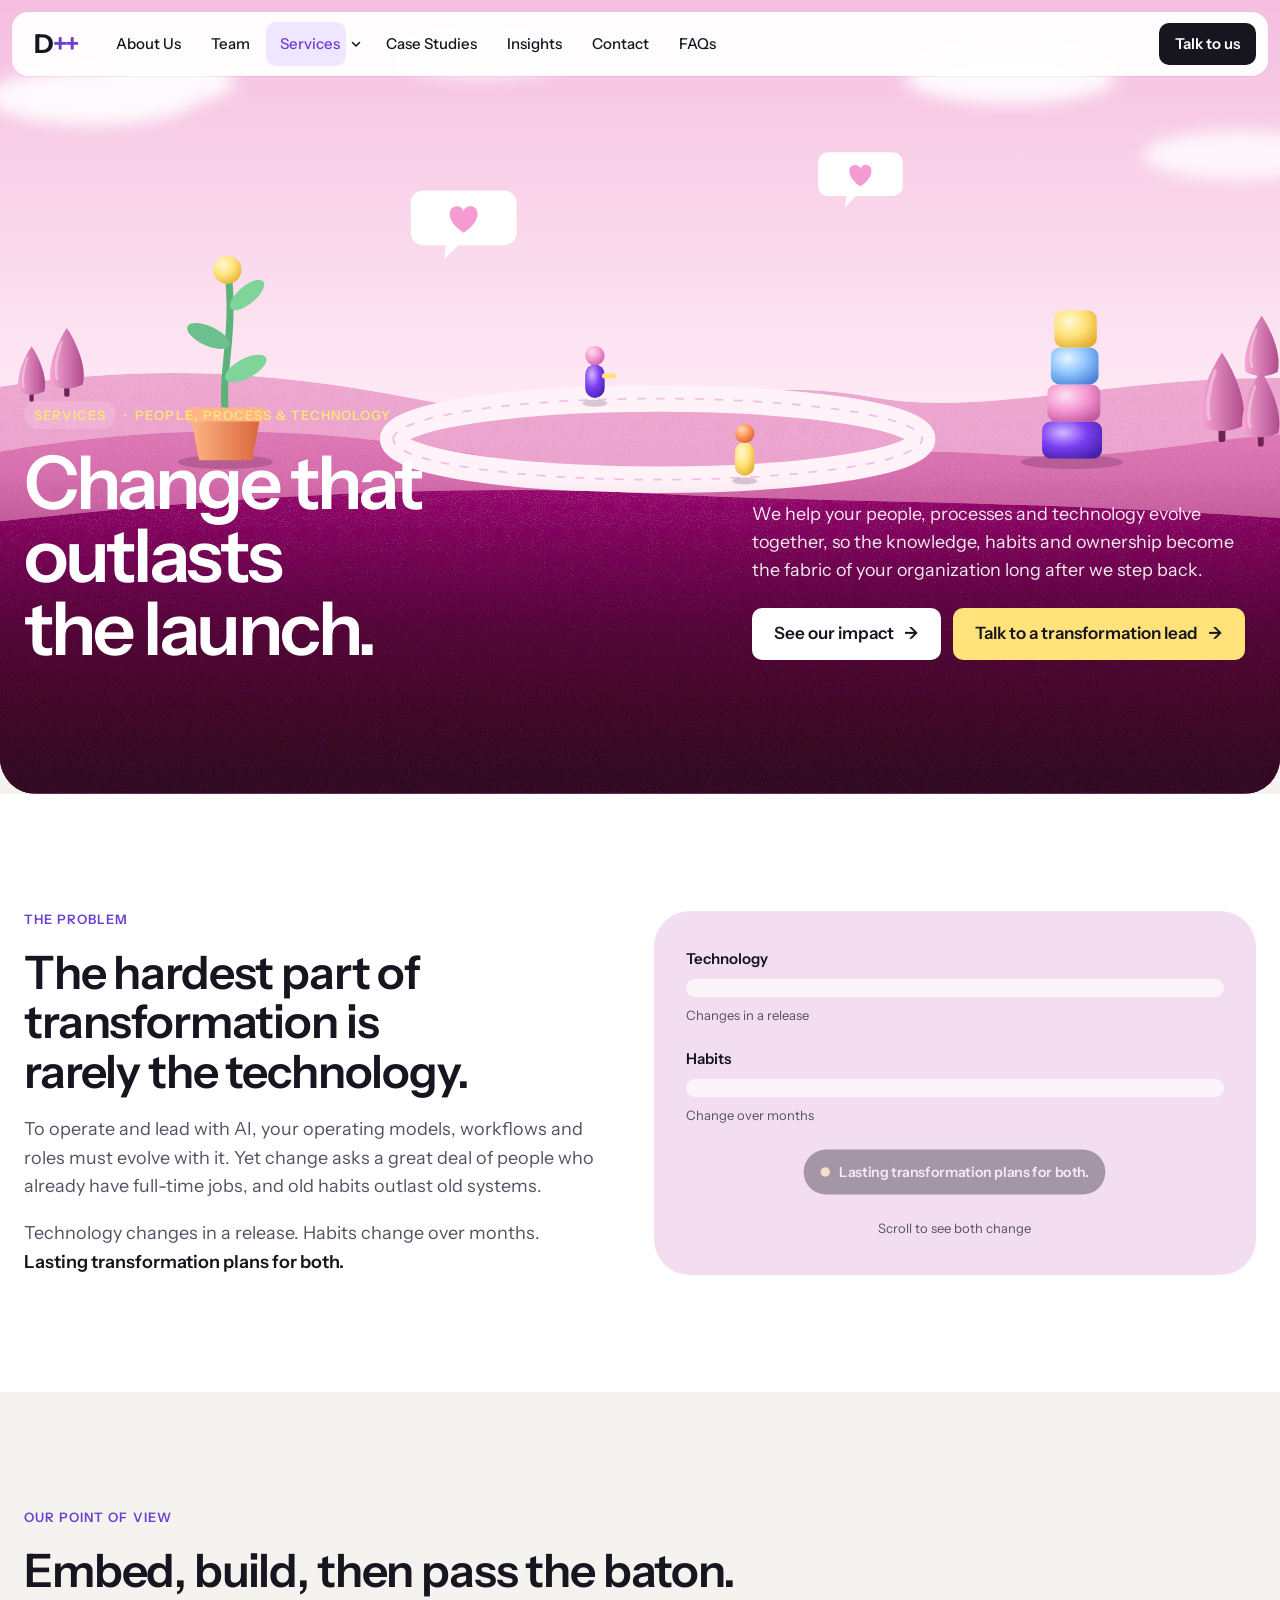
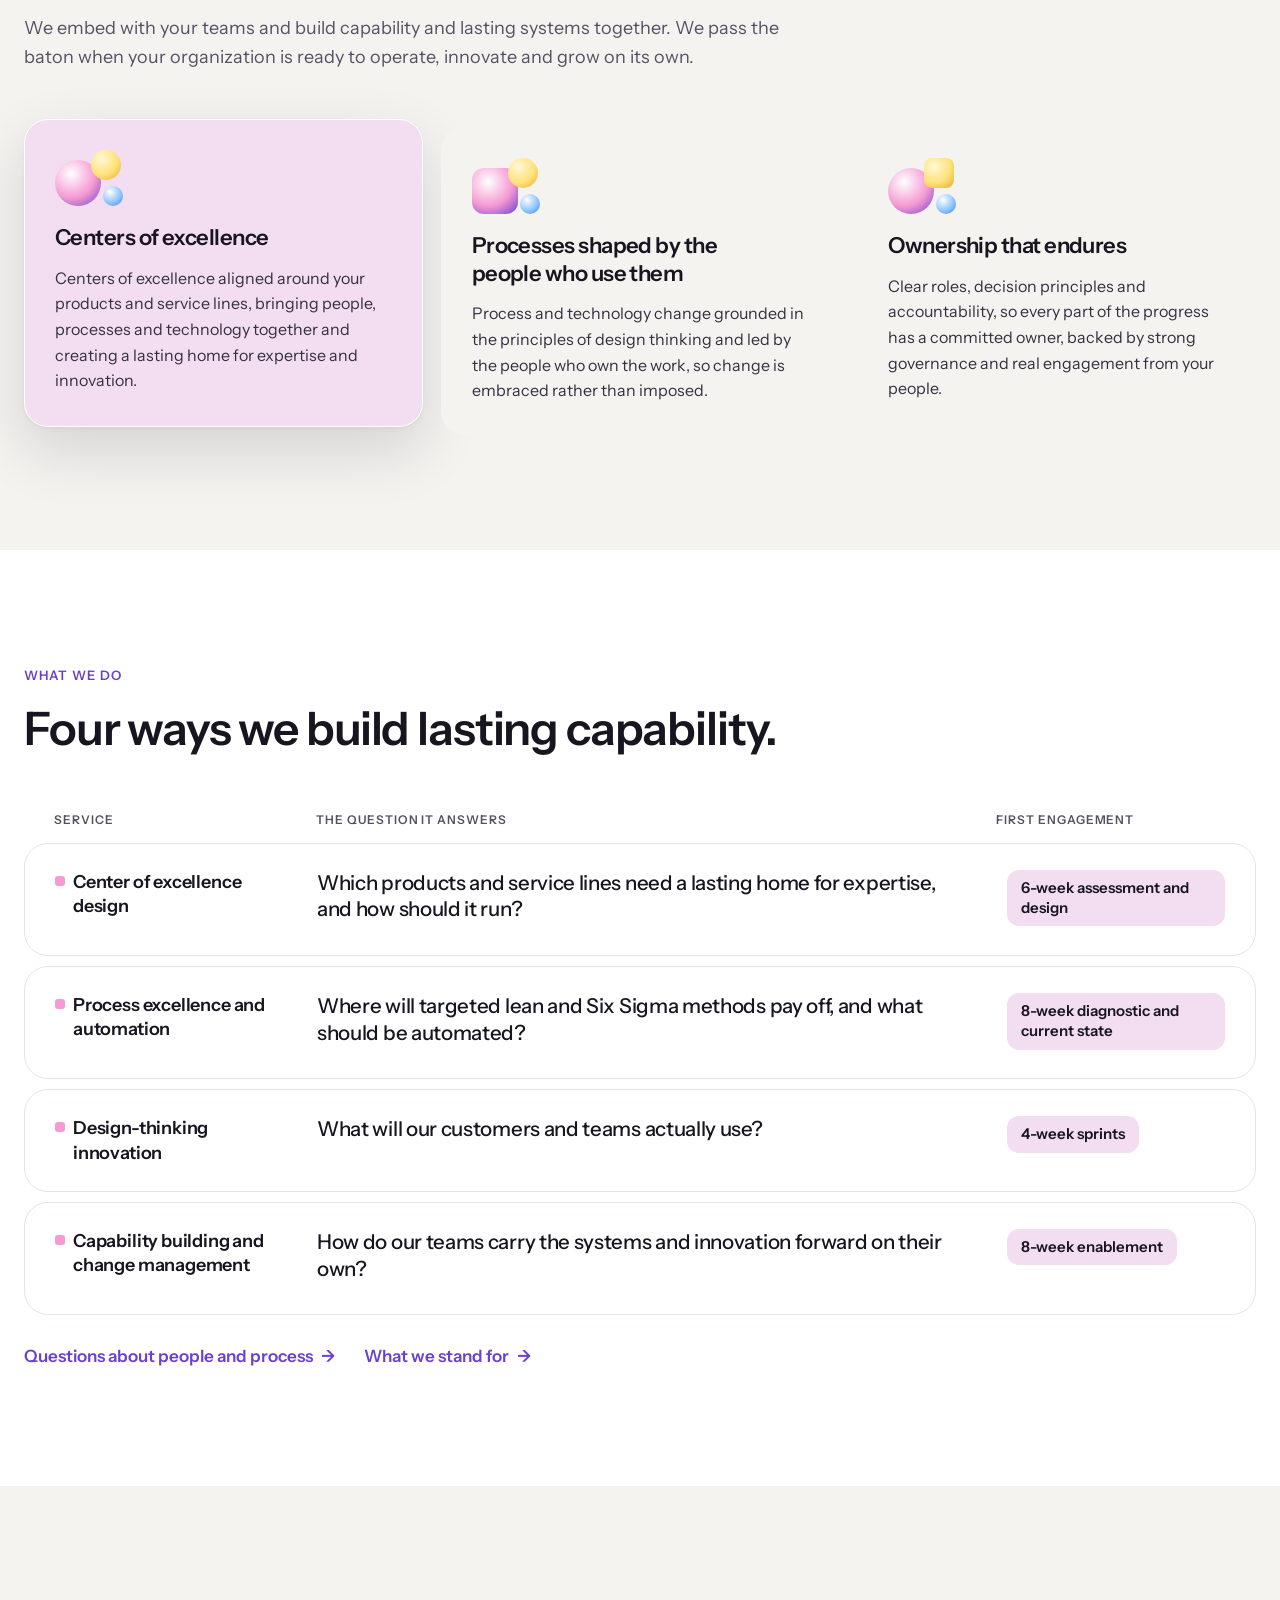
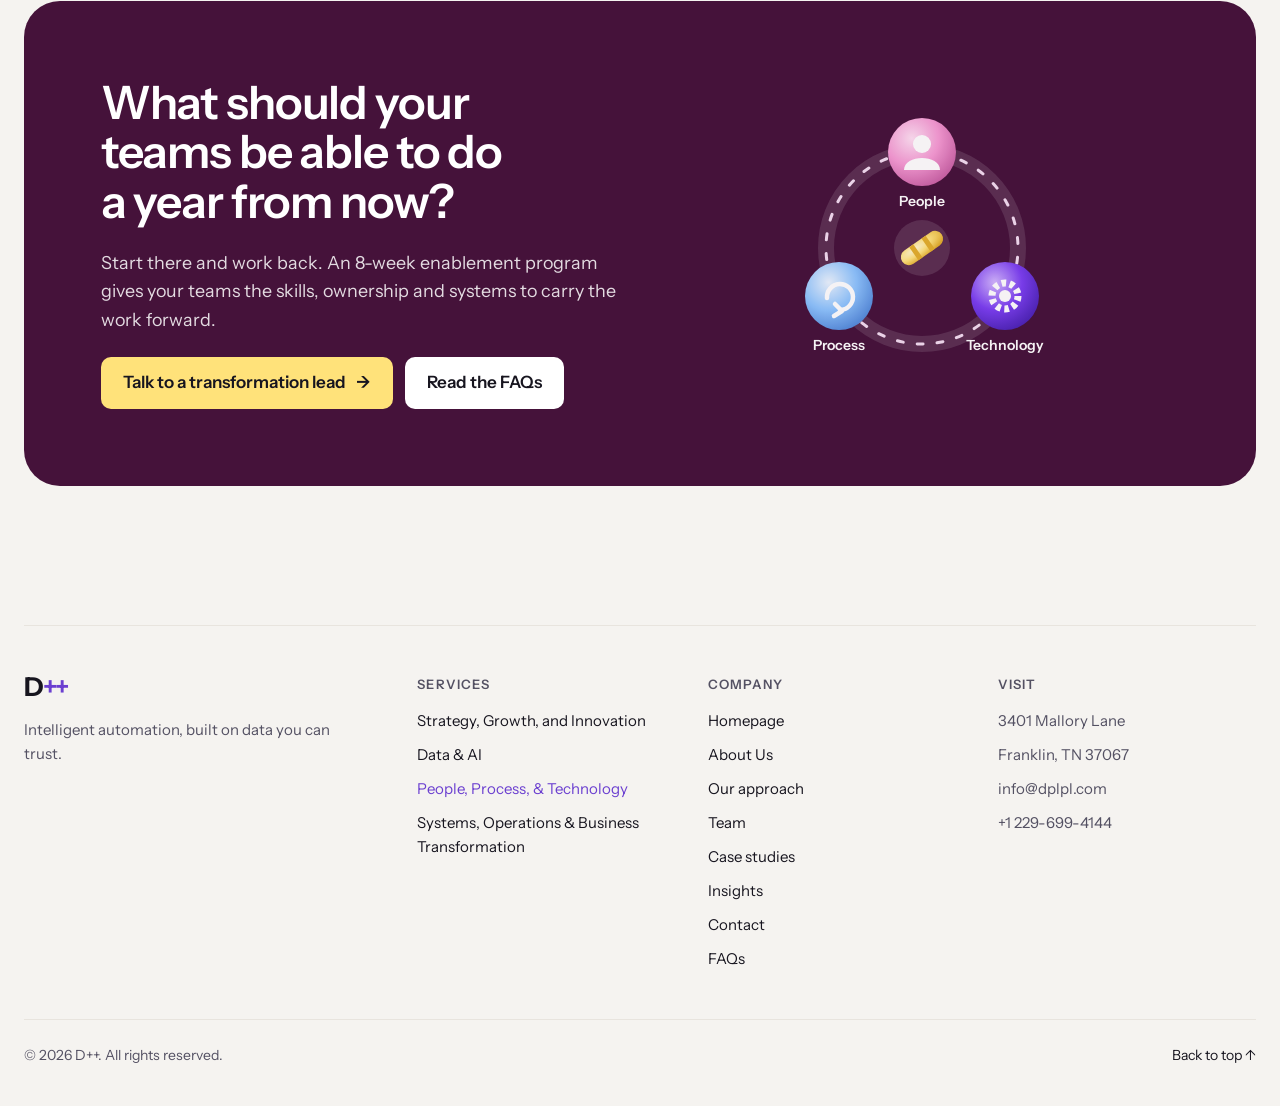
<file: dplpl-site/service-people.html>
<!doctype html>
<html lang="en">
<head>
<meta charset="utf-8">
<meta name="viewport" content="width=device-width, initial-scale=1, viewport-fit=cover">
<title>People, Process &amp; Technology | D++</title>
<meta name="description" content="Centers of excellence, process redesign and change programs that make transformation last. More than 25 FTEs of repeatable work returned to one client's business.">
<link rel="preconnect" href="https://fonts.googleapis.com">
<link rel="preconnect" href="https://fonts.gstatic.com" crossorigin>
<link rel="stylesheet" href="https://fonts.googleapis.com/css2?family=Instrument+Sans:wght@400;500;600;700&display=swap">
<link rel="stylesheet" href="assets/css/styles.css">
</head>
<body class="line-page line-people" data-line="people">

<!-- =====================================================================
     SITE HEADER (shared across pages)
     ===================================================================== -->
<header class="site-header" id="siteHeader">
  <nav class="nav-bar" aria-label="Main">
    <a class="logo" href="index.html" aria-label="D++ homepage">D<span>++</span></a>
    <ul class="nav-links" id="navLinks">
      <li><a class="nav-link" href="about.html">About Us</a></li>
      <li><a class="nav-link" href="team.html">Team</a></li>
      <li class="has-menu">
        <a class="nav-link" href="services.html" aria-current="page">Services</a>
        <button class="menu-caret" aria-expanded="false" aria-controls="menuServices" aria-label="Show service lines">
          <svg width="12" height="12" viewBox="0 0 12 12" aria-hidden="true"><path d="M2.5 4.5l3.5 3.5 3.5-3.5" fill="none" stroke="currentColor" stroke-width="1.6" stroke-linecap="round" stroke-linejoin="round"/></svg>
        </button>
        <div class="mega" id="menuServices">
          <a href="service-strategy.html" class="mega-item"><i class="chip chip--peach"></i><b>Strategy, Growth, and Innovation</b><span>Move past inertia and make new ideas real</span></a>
          <a href="service-data-ai.html" class="mega-item"><i class="chip chip--lilac"></i><b>Data &amp; AI</b><span>Governed data first, then applied AI</span></a>
          <a href="service-people.html" class="mega-item" aria-current="page"><i class="chip chip--pink"></i><b>People, Process, &amp; Technology</b><span>Equip leaders to drive lasting change</span></a>
          <a href="service-systems.html" class="mega-item"><i class="chip chip--sky"></i><b>Systems, Operations &amp; Business Transformation</b><span>Build the systems to get where you're going</span></a>
        </div>
      </li>
      <li><a class="nav-link" href="case-studies.html">Case Studies</a></li>
      <li><a class="nav-link" href="blog.html">Insights</a></li>
      <li><a class="nav-link" href="contact.html">Contact</a></li>
      <li><a class="nav-link" href="faqs.html">FAQs</a></li>
    </ul>
    <div class="nav-actions">
      <a class="btn btn--dark btn--sm" href="contact.html#start">Talk to us</a>
      <button class="nav-toggle" id="navToggle" aria-label="Open menu" aria-expanded="false" aria-controls="navLinks"><span></span><span></span></button>
    </div>
  </nav>
</header>

<main>

<!-- =====================================================================
     HERO — people and capability growing together. Two runners pass the
     baton around the track, a plant grows, blocks stack into a tower and
     speech bubbles float up. Layers with data-depth follow the pointer.
     ===================================================================== -->
<section class="hero line-hero" id="top" aria-labelledby="heroTitle">
  <div class="hero-scene" aria-hidden="true">
    <svg class="scene" viewBox="0 0 1600 900" preserveAspectRatio="xMidYMax slice" focusable="false">
      <defs>
        <linearGradient id="sky" x1="0" y1="0" x2="0" y2="1"><stop offset="0" stop-color="#F5BEE0"/><stop offset=".42" stop-color="#FCE3F1"/><stop offset=".65" stop-color="#FFF2F8"/></linearGradient>
        <linearGradient id="hF" x1="0" y1="0" x2="0" y2="1"><stop offset="0" stop-color="#F2B1D6"/><stop offset="1" stop-color="#EC9DCB"/></linearGradient>
        <linearGradient id="hM" x1="0" y1="0" x2="0" y2="1"><stop offset="0" stop-color="#E388BE"/><stop offset=".5" stop-color="#C9619F"/></linearGradient>
        <linearGradient id="hN" gradientUnits="userSpaceOnUse" x1="0" y1="560" x2="0" y2="900"><stop offset="0" stop-color="#A3417F"/><stop offset=".45" stop-color="#6E2357"/><stop offset="1" stop-color="#45123A"/></linearGradient>
        <linearGradient id="tree" x1="0" y1="0" x2="1" y2="0"><stop offset="0" stop-color="#F7A8D6"/><stop offset="1" stop-color="#B04B8C"/></linearGradient>
        <radialGradient id="bYellow" cx=".35" cy=".3" r=".8"><stop offset="0" stop-color="#FFF8D6"/><stop offset=".5" stop-color="#FFE27A"/><stop offset="1" stop-color="#E2AE2C"/></radialGradient>
        <radialGradient id="bPink" cx=".35" cy=".3" r=".8"><stop offset="0" stop-color="#FFE0F3"/><stop offset=".5" stop-color="#F59AD3"/><stop offset="1" stop-color="#C45A9F"/></radialGradient>
        <radialGradient id="bOrange" cx=".35" cy=".3" r=".8"><stop offset="0" stop-color="#FFD9BD"/><stop offset=".5" stop-color="#FF975A"/><stop offset="1" stop-color="#D45E24"/></radialGradient>
        <radialGradient id="bSky" cx=".35" cy=".3" r=".8"><stop offset="0" stop-color="#EAF4FF"/><stop offset=".5" stop-color="#8EC5FF"/><stop offset="1" stop-color="#4A82D6"/></radialGradient>
        <radialGradient id="bViolet" cx=".35" cy=".3" r=".8"><stop offset="0" stop-color="#D2B6FF"/><stop offset=".5" stop-color="#7B3FF2"/><stop offset="1" stop-color="#4520AE"/></radialGradient>
        <linearGradient id="pot" x1="0" y1="0" x2="1" y2="0"><stop offset="0" stop-color="#FFB585"/><stop offset="1" stop-color="#D9663A"/></linearGradient>
        <filter id="soft" x="-50%" y="-50%" width="200%" height="200%"><feGaussianBlur stdDeviation="9"/></filter>
        <filter id="grain" x="0" y="0" width="100%" height="100%">
          <feTurbulence type="fractalNoise" baseFrequency=".85" numOctaves="2" stitchTiles="stitch" result="n"/>
          <feColorMatrix in="n" type="saturate" values="0" result="g"/>
          <feComposite in="SourceGraphic" in2="g" operator="arithmetic" k1="0" k2="1" k3=".22" k4="-.11" result="t"/>
          <feComposite in="t" in2="SourceGraphic" operator="in"/>
        </filter>
        <g id="treeShape"><rect x="-3" y="-8" width="6" height="12" rx="2" fill="#6E2357"/><path d="M0 -74 C12 -56 23 -28 18 -10 Q0 -1 -18 -10 C-23 -28 -12 -56 0 -74Z" fill="url(#tree)"/><path d="M-6 -58 C-12 -40 -14 -26 -11 -16" stroke="#FFFFFF" stroke-opacity=".35" stroke-width="3" fill="none" stroke-linecap="round"/></g>
        <path id="lap" d="M520 498 A300 46 0 1 1 1120 498 A300 46 0 1 1 520 498"/>
        <g id="bubble"><path d="M-46 -34 H46 A14 14 0 0 1 60 -20 V14 A14 14 0 0 1 46 28 H-6 L-22 44 L-20 28 H-46 A14 14 0 0 1 -60 14 V-20 A14 14 0 0 1 -46 -34 Z" fill="#FFFFFF"/><path d="M0 14 C-22 0 -18 -18 -6 -16 C-2 -15 0 -12 0 -10 C0 -12 2 -15 6 -16 C18 -18 22 0 0 14 Z" fill="#F59AD3"/></g>
      </defs>

      <rect width="1600" height="900" fill="url(#sky)"/>
      <g class="layer" data-depth="-5">
        <g class="cloud" filter="url(#soft)" fill="#FFFFFF" opacity=".9"><ellipse cx="180" cy="110" rx="120" ry="32"/><ellipse cx="260" cy="92" rx="80" ry="28"/><ellipse cx="1220" cy="88" rx="120" ry="30"/></g>
        <g class="cloud cloud--b" filter="url(#soft)" fill="#FFFFFF" opacity=".8"><ellipse cx="620" cy="64" rx="96" ry="24"/><ellipse cx="1480" cy="176" rx="110" ry="28"/></g>
      </g>
      <g class="layer" data-depth="-8">
        <path filter="url(#grain)" d="M-80 470 C200 400 380 420 560 455 S900 420 1060 450 S1400 400 1680 440 L1680 900 L-80 900Z" fill="url(#hF)"/>
        <use href="#treeShape" transform="translate(110 452) scale(.8)"/><use href="#treeShape" transform="translate(150 446)"/><use href="#treeShape" transform="translate(1505 432)"/><use href="#treeShape" transform="translate(1550 440) scale(.7)"/>
      </g>
      <g class="layer" data-depth="-12">
        <path filter="url(#grain)" d="M-80 545 C220 470 420 480 640 520 S1000 500 1200 515 S1480 470 1680 500 L1680 900 L-80 900Z" fill="url(#hM)"/>
        <use href="#treeShape" transform="translate(1460 496) scale(1.3)"/><use href="#treeShape" transform="translate(1504 502) scale(1.1)"/>
      </g>
      <!-- Relay track: two runners passing the baton -->
      <g class="layer" data-depth="8">
        <use href="#lap" fill="none" stroke="#FFF2F8" stroke-width="30"/>
        <use href="#lap" fill="none" stroke="#F3C1DF" stroke-width="2" stroke-dasharray="10 12"/>
        <g>
          <animateMotion dur="9s" repeatCount="indefinite"><mpath href="#lap"/></animateMotion>
          <ellipse cx="0" cy="4" rx="14" ry="4" fill="#45123A" opacity=".2"/>
          <rect x="-11" y="-40" width="22" height="38" rx="11" fill="url(#bViolet)"/><circle cx="0" cy="-50" r="11" fill="url(#bPink)"/>
          <rect x="8" y="-30" width="16" height="6" rx="3" fill="#FFE27A"/>
        </g>
        <g>
          <animateMotion dur="9s" begin="-4.3s" repeatCount="indefinite"><mpath href="#lap"/></animateMotion>
          <ellipse cx="0" cy="4" rx="14" ry="4" fill="#45123A" opacity=".2"/>
          <rect x="-11" y="-40" width="22" height="38" rx="11" fill="url(#bYellow)"/><circle cx="0" cy="-50" r="11" fill="url(#bOrange)"/>
        </g>
      </g>
      <!-- Growing plant: capability building -->
      <g class="layer" data-depth="14">
        <ellipse cx="330" cy="524" rx="54" ry="8" fill="#45123A" opacity=".22"/>
        <path class="grow-stem" d="M330 470 C324 420 342 380 332 300" fill="none" stroke="#5BB37A" stroke-width="8" stroke-linecap="round"/>
        <g transform="translate(330 430) rotate(-28)"><ellipse class="leaf" cx="26" cy="0" rx="26" ry="11" fill="#7FD49A" style="--dl:.3s"/></g>
        <g transform="translate(334 392) rotate(205)"><ellipse class="leaf" cx="26" cy="0" rx="26" ry="11" fill="#6CC08B" style="--dl:.6s"/></g>
        <g transform="translate(336 350) rotate(-40)"><ellipse class="leaf" cx="24" cy="0" rx="24" ry="10" fill="#7FD49A" style="--dl:.9s"/></g>
        <g transform="translate(332 306)"><circle class="leaf" cx="0" cy="0" r="16" fill="url(#bYellow)" style="--dl:1.2s"/></g>
        <path d="M290 470 H370 L360 522 H300 Z" fill="url(#pot)"/>
        <rect x="284" y="462" width="92" height="16" rx="6" fill="#FFB585"/>
      </g>
      <!-- Blocks stacking into a tower: ownership that endures -->
      <g class="layer" data-depth="16">
        <ellipse cx="1290" cy="524" rx="58" ry="8" fill="#45123A" opacity=".22"/>
        <g class="drop-block" style="--dl:0s"><rect x="1256" y="478" width="68" height="42" rx="10" fill="url(#bViolet)"/></g>
        <g class="drop-block" style="--dl:.5s"><rect x="1262" y="436" width="60" height="42" rx="10" fill="url(#bPink)"/></g>
        <g class="drop-block" style="--dl:1s"><rect x="1266" y="394" width="54" height="42" rx="10" fill="url(#bSky)"/></g>
        <g class="drop-block" style="--dl:1.5s"><rect x="1270" y="352" width="48" height="42" rx="10" fill="url(#bYellow)"/></g>
      </g>
      <!-- Speech bubbles with hearts: change embraced, not imposed -->
      <g class="layer" data-depth="22">
        <g transform="translate(600 250)"><g class="heart-up" style="--dl:0s"><use href="#bubble"/></g></g>
        <g transform="translate(1050 200) scale(.8)"><g class="heart-up" style="--dl:-2.5s"><use href="#bubble"/></g></g>
      </g>
      <g class="layer" data-depth="-16"><path filter="url(#grain)" d="M-80 610 C300 560 600 548 820 560 S1300 565 1680 600 L1680 900 L-80 900Z" fill="url(#hN)"/></g>
    </svg>
  </div>


  <div class="hero-content wrap">
    <div class="hero-copy-left">
      <div class="line-eyebrow reveal"><a href="services.html">Services</a><span aria-hidden="true">·</span><span>People, Process &amp; Technology</span></div>
      <h1 class="hero-title reveal" style="--d:1" id="heroTitle">Change that outlasts the launch.</h1>
    </div>
    <div class="hero-side">
      <p class="hero-lead reveal" style="--d:2">We help your people, processes and technology evolve together, so the knowledge, habits and ownership become the fabric of your organization long after we step back.</p>
      <div class="hero-actions reveal" style="--d:3">
        <a class="btn btn--white" href="case-studies.html">See our impact <span class="arr" aria-hidden="true">→</span></a>
        <a class="btn btn--yellow" href="contact.html#start">Talk to a transformation lead <span class="arr" aria-hidden="true">→</span></a>
      </div>
    </div>
  </div>
</section>

<!-- =====================================================================
     THE PROBLEM — technology races ahead, habits catch up slowly
     ===================================================================== -->
<section class="section section--white" aria-labelledby="problemTitle">
  <div class="wrap gap-sec">
    <div class="gap-copy">
      <span class="eyebrow reveal">The problem</span>
      <h2 class="h2 reveal" style="--d:1" id="problemTitle">The hardest part of transformation is rarely the technology.</h2>
      <p class="reveal" style="--d:2">To operate and lead with AI, your operating models, workflows and roles must evolve with it. Yet change asks a great deal of people who already have full-time jobs, and old habits outlast old systems.</p>
      <p class="reveal" style="--d:3">Technology changes in a release. Habits change over months. <strong>Lasting transformation plans for both.</strong></p>
    </div>
    <div class="gap-card reveal" data-mode="race" aria-hidden="true">
      <div class="race-row"><b>Technology</b><div class="race-bar"><i style="--w:var(--a)"></i></div><span>Changes in a release</span></div>
      <div class="race-row"><b>Habits</b><div class="race-bar"><i style="--w:var(--b)"></i></div><span>Change over months</span></div>
      <span class="gap-badge"><i></i>Lasting transformation plans for both.</span>
      <span class="gap-hint">Scroll to see both change</span>
    </div>
  </div>
</section>

<!-- =====================================================================
     OUR POINT OF VIEW — three principles, spotlight moves across them
     ===================================================================== -->
<section class="section section--soft" aria-labelledby="povTitle">
  <div class="wrap">
    <div class="section-head">
      <span class="eyebrow reveal">Our point of view</span>
      <h2 class="h2 reveal" style="--d:1" id="povTitle">Embed, build, then pass the baton.</h2>
      <p class="pov-intro reveal" style="--d:2">We embed with your teams and build capability and lasting systems together. We pass the baton when your organization is ready to operate, innovate and grow on its own.</p>
    </div>
    <div class="pov-grid">
      <article class="pov-card reveal" tabindex="0"><span class="pov-orb" aria-hidden="true"><i></i><i></i><i></i></span><h3>Centers of excellence</h3><p>Centers of excellence aligned around your products and service lines, bringing people, processes and technology together and creating a lasting home for expertise and innovation.</p></article>
      <article class="pov-card reveal" style="--d:1" tabindex="0"><span class="pov-orb" aria-hidden="true"><i></i><i></i><i></i></span><h3>Processes shaped by the people who use them</h3><p>Process and technology change grounded in the principles of design thinking and led by the people who own the work, so change is embraced rather than imposed.</p></article>
      <article class="pov-card reveal" style="--d:2" tabindex="0"><span class="pov-orb" aria-hidden="true"><i></i><i></i><i></i></span><h3>Ownership that endures</h3><p>Clear roles, decision principles and accountability, so every part of the progress has a committed owner, backed by strong governance and real engagement from your people.</p></article>
    </div>
  </div>
</section>

<!-- =====================================================================
     WHAT WE DO — question cards. data-weeks sets the week blocks.
     ===================================================================== -->
<section class="section section--white" id="what-we-do" aria-labelledby="wwdTitle">
  <div class="wrap">
    <div class="section-head">
      <span class="eyebrow reveal">What we do</span>
      <h2 class="h2 reveal" style="--d:1" id="wwdTitle">Four ways we build lasting capability.</h2>
    </div>
    <div class="q-grid">
      <div class="q-head" aria-hidden="true"><span>Service</span><span>The question it answers</span><span>First engagement</span></div>
      <article class="q-card reveal"><span class="q-kicker">Center of excellence design</span><p class="q-text">Which products and service lines need a lasting home for expertise, and how should it run?</p><div class="q-eng"><span class="q-eng-label">First engagement <b>6-week assessment and design</b></span></div></article>
      <article class="q-card reveal" style="--d:1"><span class="q-kicker">Process excellence and automation</span><p class="q-text">Where will targeted lean and Six Sigma methods pay off, and what should be automated?</p><div class="q-eng"><span class="q-eng-label">First engagement <b>8-week diagnostic and current state</b></span></div></article>
      <article class="q-card reveal"><span class="q-kicker">Design-thinking innovation</span><p class="q-text">What will our customers and teams actually use?</p><div class="q-eng"><span class="q-eng-label">First engagement <b>4-week sprints</b></span></div></article>
      <article class="q-card reveal" style="--d:1"><span class="q-kicker">Capability building and change management</span><p class="q-text">How do our teams carry the systems and innovation forward on their own?</p><div class="q-eng"><span class="q-eng-label">First engagement <b>8-week enablement</b></span></div></article>
    </div>
    <div class="section-foot reveal">
      <a class="inline-link" href="faqs.html#people">Questions about people and process <span class="arr" aria-hidden="true">→</span></a>
      <a class="inline-link" href="about.html#values">What we stand for <span class="arr" aria-hidden="true">→</span></a>
    </div>
  </div>
</section>

<!-- =====================================================================
     CLOSING CTA — pull quote, question, first step
     ===================================================================== -->
<section class="section section--soft contact" aria-labelledby="ctaTitle">
  <div class="wrap">
    <div class="contact-card line-cta reveal">
      <div class="contact-copy">
        <h2 class="h2" id="ctaTitle">What should your teams be able to do a year from now?</h2>
        <p class="lead">Start there and work back. An 8-week enablement program gives your teams the skills, ownership and systems to carry the work forward.</p>
        <div class="hero-actions">
          <a class="btn btn--yellow" href="contact.html#start">Talk to a transformation lead <span class="arr" aria-hidden="true">→</span></a>
          <a class="btn btn--white" href="faqs.html#people">Read the FAQs</a>
        </div>
      </div>
      <!-- People, process and technology on one loop: pulses keep travelling between the three -->
      <svg class="contact-art" viewBox="0 0 340 270" aria-hidden="true">
        <defs><path id="pptLoop" d="M170 44 A96 96 0 1 1 170 236 A96 96 0 1 1 170 44"/></defs>
        <use href="#pptLoop" fill="none" stroke="#FFFFFF" stroke-opacity=".12" stroke-width="16"/>
        <use class="orbit" href="#pptLoop" fill="none" stroke="#F3DDF1" stroke-width="3" stroke-dasharray="6 14" stroke-linecap="round"/>
        <g fill="#FFE27A">
          <circle r="7"><animateMotion dur="6s" repeatCount="indefinite"><mpath href="#pptLoop"/></animateMotion></circle>
          <circle r="7" fill="#FFFFFF"><animateMotion dur="6s" begin="-2s" repeatCount="indefinite"><mpath href="#pptLoop"/></animateMotion></circle>
          <circle r="7" fill="#8EC5FF"><animateMotion dur="6s" begin="-4s" repeatCount="indefinite"><mpath href="#pptLoop"/></animateMotion></circle>
        </g>
        <!-- centre: the baton your teams carry forward ("embed, build, then pass the baton") -->
        <g class="pulse">
          <circle cx="170" cy="140" r="28" fill="#FFFFFF" fill-opacity=".12"/>
          <g transform="rotate(-35 170 140)">
            <rect x="146" y="132" width="48" height="16" rx="8" fill="url(#bYellow)"/>
            <rect x="160" y="132" width="5" height="16" fill="#E2AE2C"/><rect x="175" y="132" width="5" height="16" fill="#E2AE2C"/>
          </g>
        </g>
        <!-- People -->
        <g class="art-bob">
          <circle cx="170" cy="44" r="34" fill="url(#bPink)"/>
          <circle cx="170" cy="36" r="9" fill="#FFFFFF"/><path d="M152 62 C152 46 188 46 188 62 Z" fill="#FFFFFF"/>
        </g>
        <!-- Process -->
        <g class="art-bob art-bob--b">
          <circle cx="87" cy="188" r="34" fill="url(#bSky)"/>
          <path d="M75 190 A13 13 0 1 1 88 202" fill="none" stroke="#FFFFFF" stroke-width="4.5" stroke-linecap="round"/>
          <path d="M83 196 L90 203 L82 208" fill="none" stroke="#FFFFFF" stroke-width="4.5" stroke-linecap="round" stroke-linejoin="round"/>
        </g>
        <!-- Technology -->
        <g class="art-bob art-bob--c">
          <circle cx="253" cy="188" r="34" fill="url(#bViolet)"/>
          <g class="spin-g"><circle cx="253" cy="188" r="13" fill="none" stroke="#FFFFFF" stroke-width="7" stroke-dasharray="4.6 3.6"/><circle cx="253" cy="188" r="6" fill="#FFFFFF"/></g>
        </g>
        <g font-family="Instrument Sans, sans-serif" font-size="14" font-weight="600" fill="#FFFFFF" text-anchor="middle">
          <text x="170" y="98">People</text><text x="87" y="242">Process</text><text x="253" y="242">Technology</text>
        </g>
      </svg>
    </div>
  </div>
</section>

</main>

<!-- =====================================================================
     SITE FOOTER (shared across pages)
     ===================================================================== -->
<footer class="site-footer">
  <div class="wrap">
    <div class="foot-grid">
      <div class="foot-brand">
        <a class="logo logo--light" href="index.html">D<span>++</span></a>
        <p>Intelligent automation, built on data you can trust.</p>
      </div>
      <div>
        <h3>Services</h3>
        <ul>
          <li><a href="service-strategy.html">Strategy, Growth, and Innovation</a></li>
          <li><a href="service-data-ai.html">Data &amp; AI</a></li>
          <li><a href="service-people.html" aria-current="page">People, Process, &amp; Technology</a></li>
          <li><a href="service-systems.html">Systems, Operations &amp; Business Transformation</a></li>
        </ul>
      </div>
      <div>
        <h3>Company</h3>
        <ul>
          <li><a href="index.html">Homepage</a></li>
          <li><a href="about.html">About Us</a></li>
          <li><a href="about.html#values">Our approach</a></li>
          <li><a href="team.html">Team</a></li>
          <li><a href="case-studies.html">Case studies</a></li>
          <li><a href="blog.html">Insights</a></li>
          <li><a href="contact.html">Contact</a></li>
          <li><a href="faqs.html">FAQs</a></li>
        </ul>
      </div>
      <div>
        <h3>Visit</h3>
        <ul class="foot-plain">
          <li>3401 Mallory Lane</li>
          <li>Franklin, TN 37067</li>
          <li>info@dplpl.com</li>
          <li>+1 229-699-4144</li>
        </ul>
      </div>
    </div>
    <div class="foot-bottom"><span>© 2026 D++. All rights reserved.</span><a href="#siteHeader">Back to top ↑</a></div>
  </div>
</footer>

<div class="toast" id="toast" role="status" aria-live="polite"></div>

<script src="assets/js/main.js"></script>
</body>
</html>
</file>
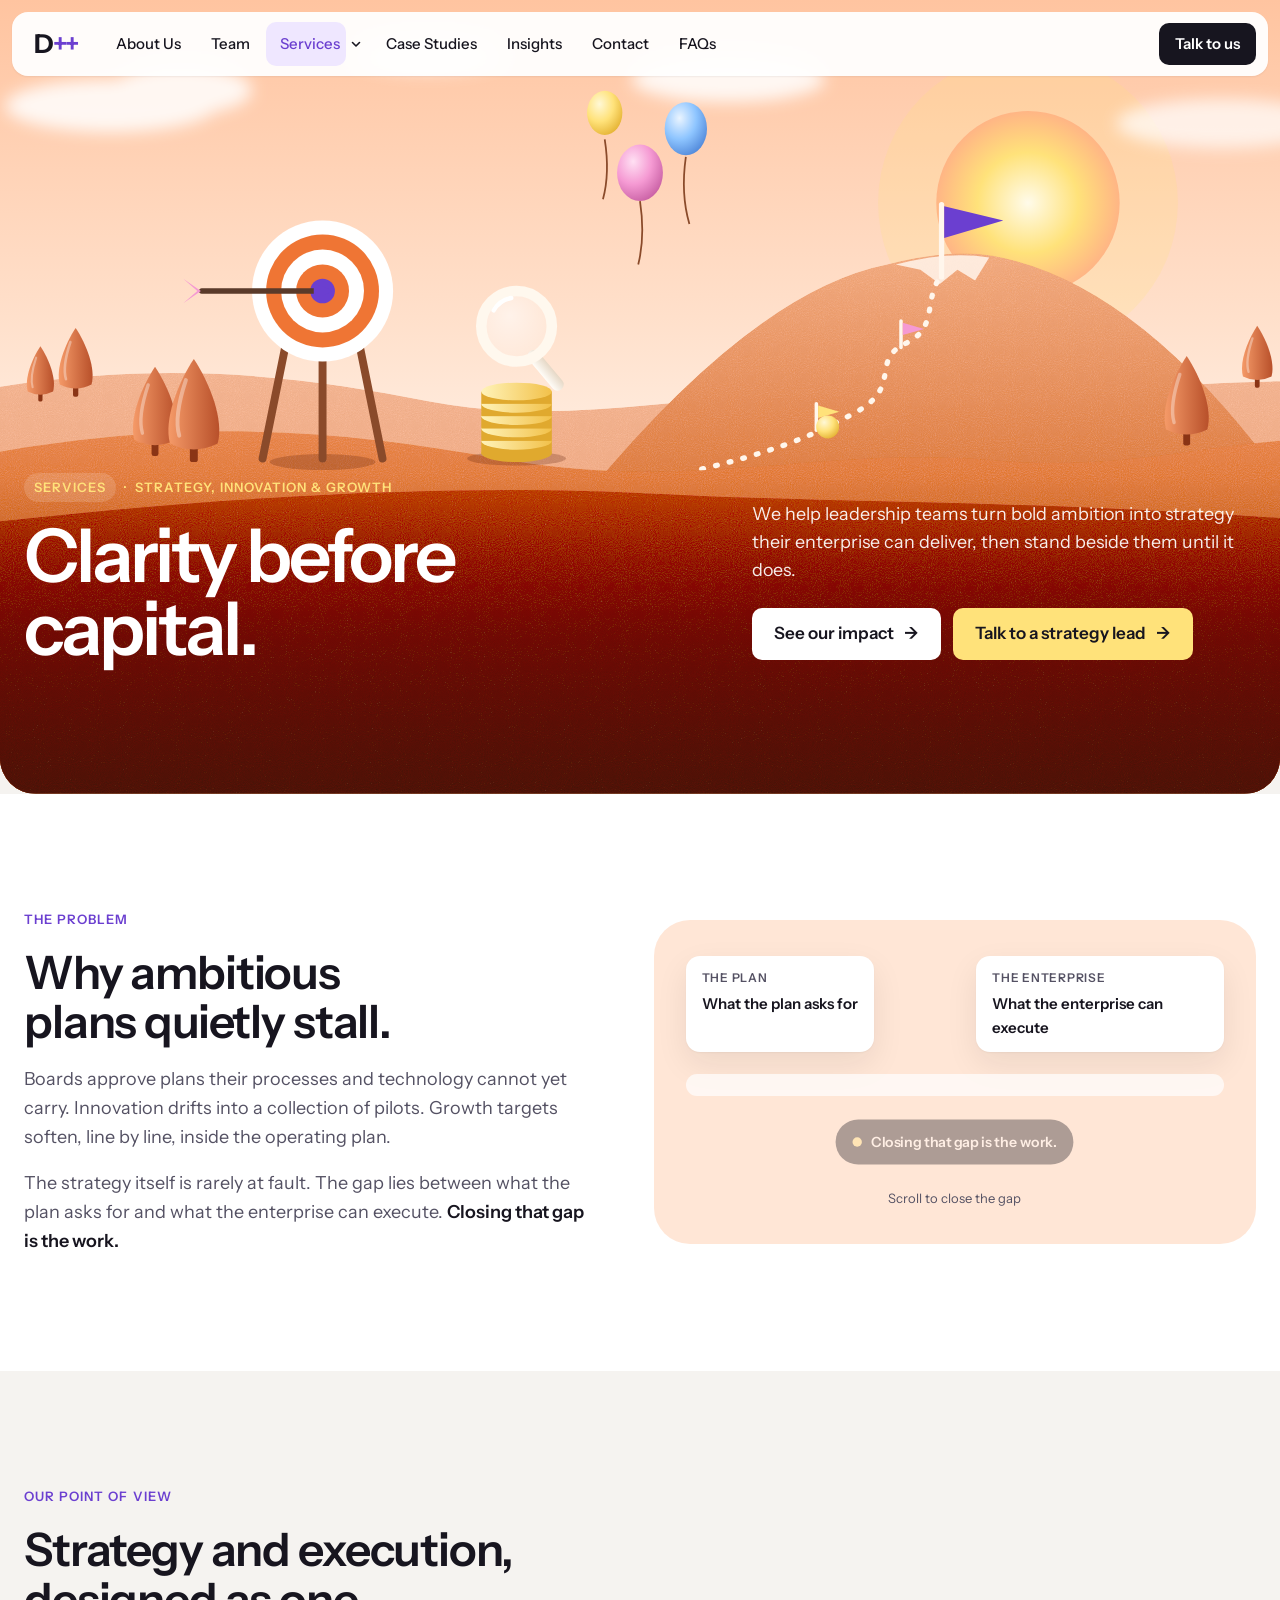
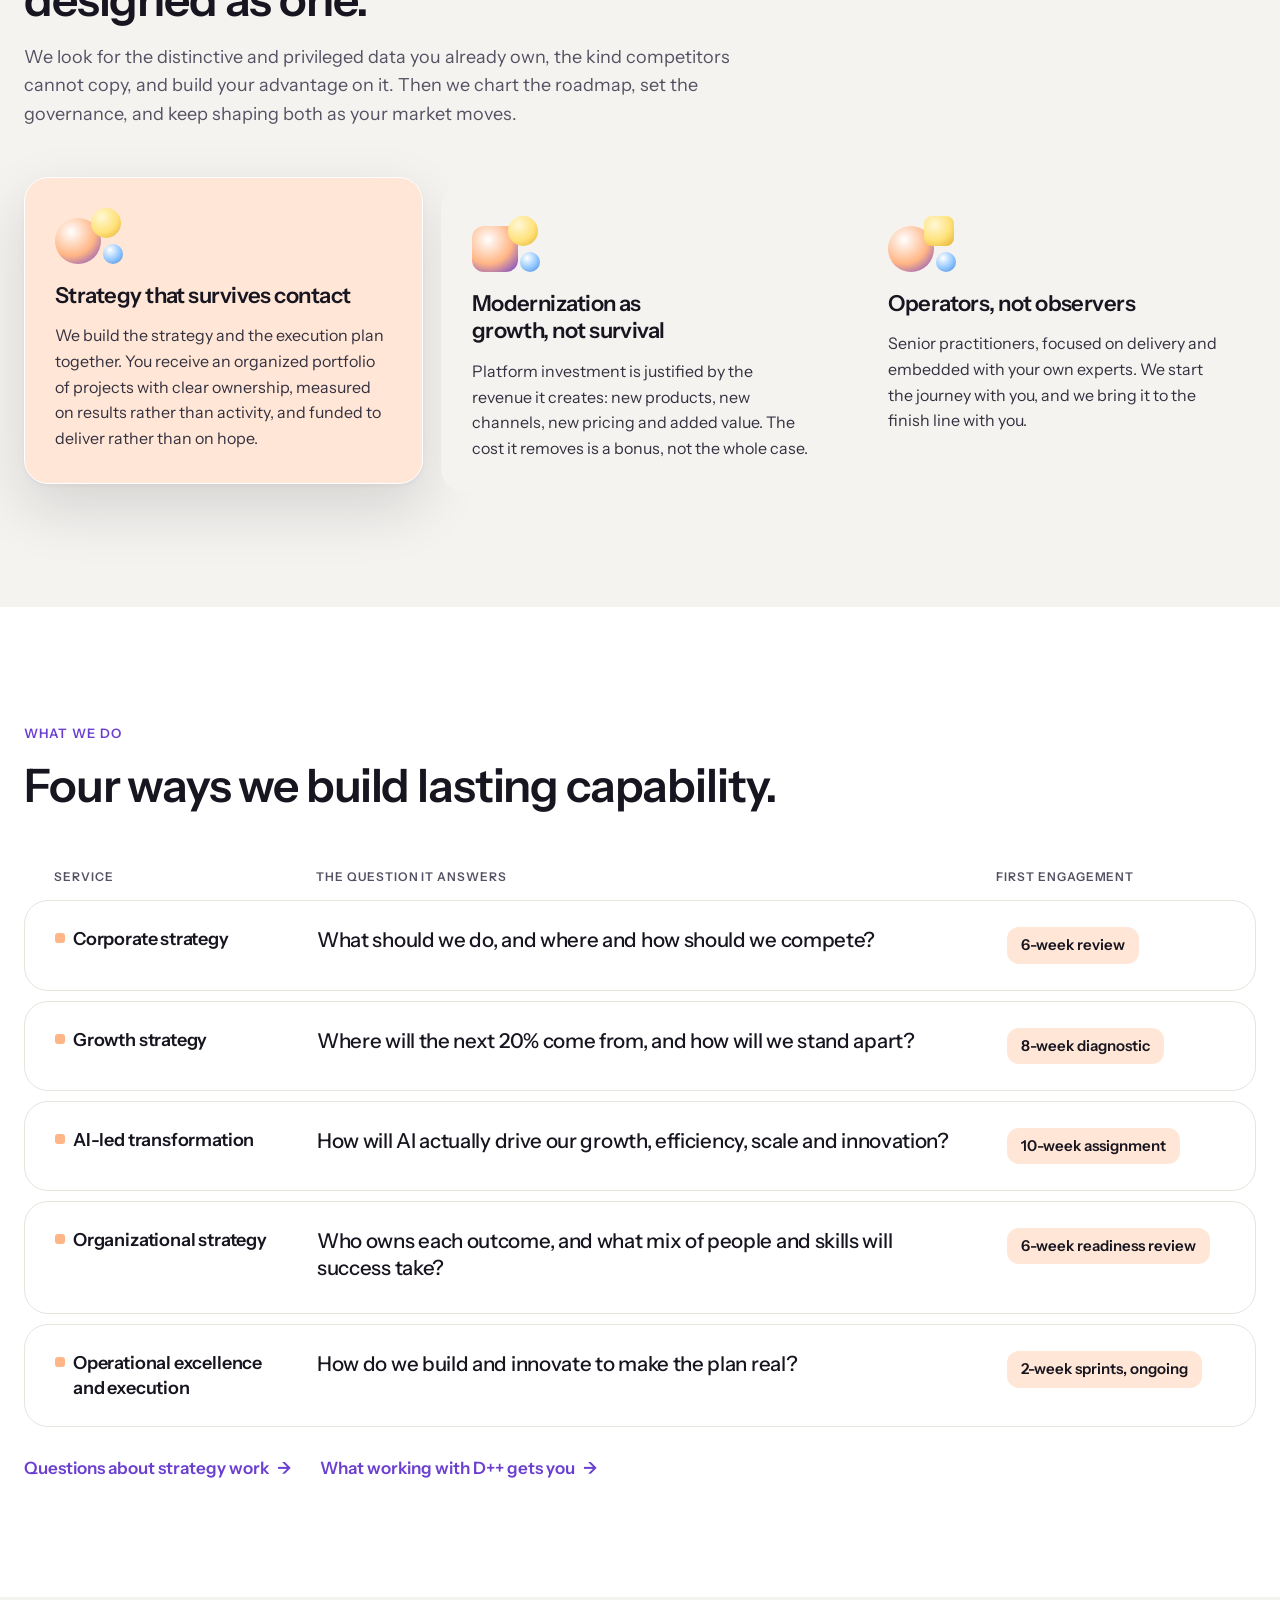
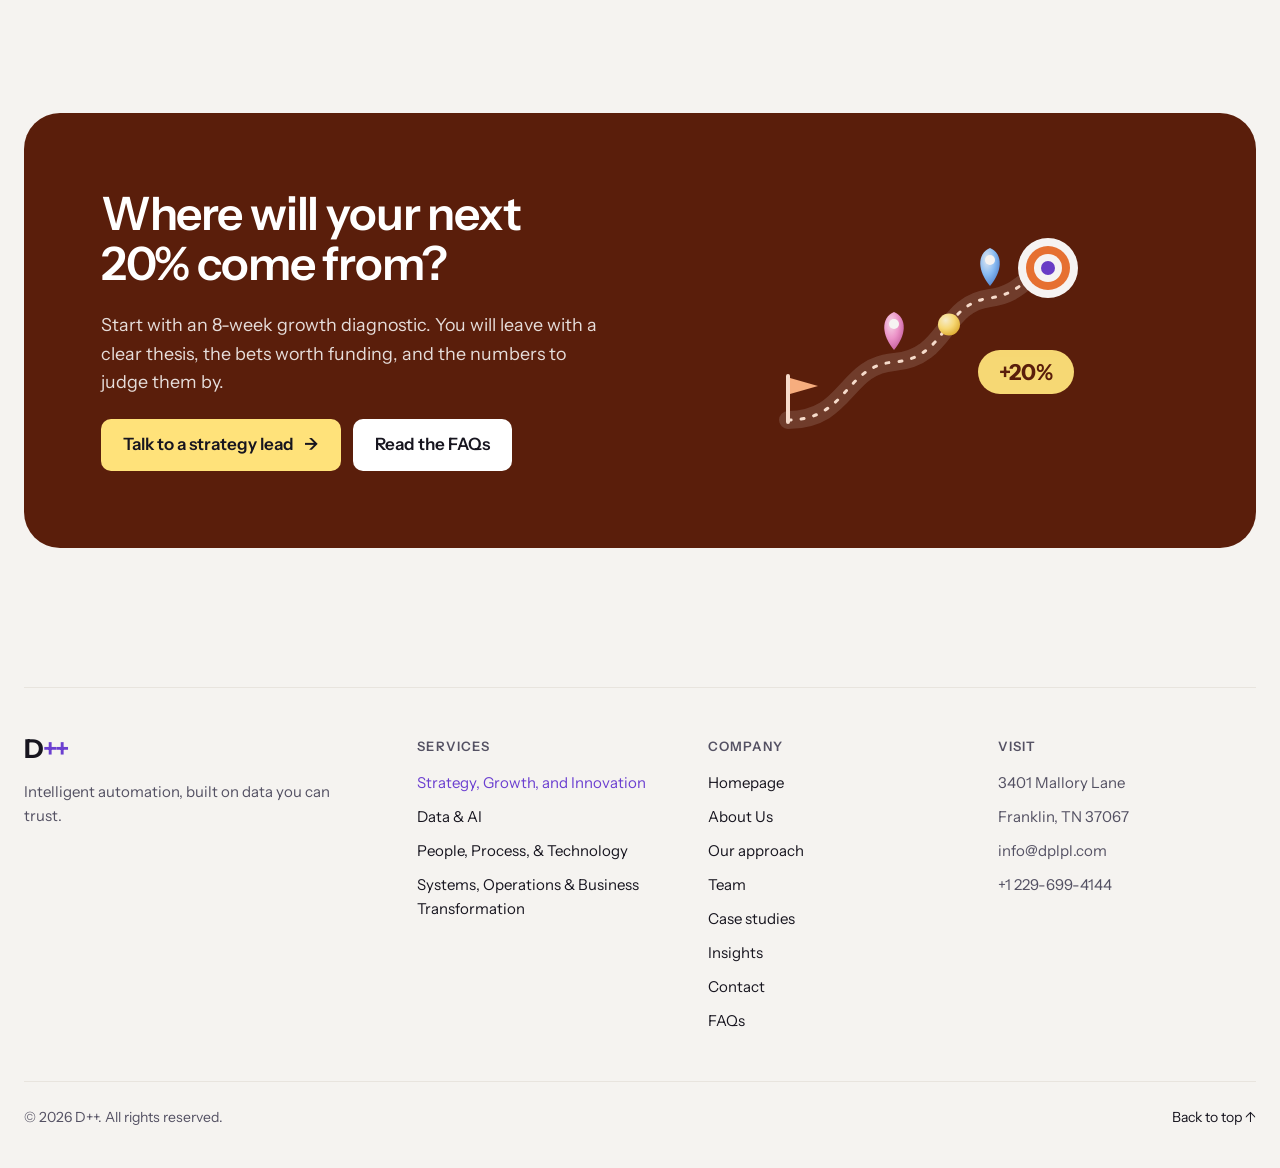
<file: dplpl-site/service-strategy.html>
<!doctype html>
<html lang="en">
<head>
<meta charset="utf-8">
<meta name="viewport" content="width=device-width, initial-scale=1, viewport-fit=cover">
<title>Strategy, Innovation &amp; Growth | D++</title>
<meta name="description" content="We help leadership teams turn bold ambition into strategy their enterprise can deliver: a funded portfolio, clear owners and growth you can measure.">
<link rel="preconnect" href="https://fonts.googleapis.com">
<link rel="preconnect" href="https://fonts.gstatic.com" crossorigin>
<link rel="stylesheet" href="https://fonts.googleapis.com/css2?family=Instrument+Sans:wght@400;500;600;700&display=swap">
<link rel="stylesheet" href="assets/css/styles.css">
</head>
<body class="line-page line-strategy" data-line="strategy">

<!-- =====================================================================
     SITE HEADER (shared across pages)
     ===================================================================== -->
<header class="site-header" id="siteHeader">
  <nav class="nav-bar" aria-label="Main">
    <a class="logo" href="index.html" aria-label="D++ homepage">D<span>++</span></a>
    <ul class="nav-links" id="navLinks">
      <li><a class="nav-link" href="about.html">About Us</a></li>
      <li><a class="nav-link" href="team.html">Team</a></li>
      <li class="has-menu">
        <a class="nav-link" href="services.html" aria-current="page">Services</a>
        <button class="menu-caret" aria-expanded="false" aria-controls="menuServices" aria-label="Show service lines">
          <svg width="12" height="12" viewBox="0 0 12 12" aria-hidden="true"><path d="M2.5 4.5l3.5 3.5 3.5-3.5" fill="none" stroke="currentColor" stroke-width="1.6" stroke-linecap="round" stroke-linejoin="round"/></svg>
        </button>
        <div class="mega" id="menuServices">
          <a href="service-strategy.html" class="mega-item" aria-current="page"><i class="chip chip--peach"></i><b>Strategy, Growth, and Innovation</b><span>Move past inertia and make new ideas real</span></a>
          <a href="service-data-ai.html" class="mega-item"><i class="chip chip--lilac"></i><b>Data &amp; AI</b><span>Governed data first, then applied AI</span></a>
          <a href="service-people.html" class="mega-item"><i class="chip chip--pink"></i><b>People, Process, &amp; Technology</b><span>Equip leaders to drive lasting change</span></a>
          <a href="service-systems.html" class="mega-item"><i class="chip chip--sky"></i><b>Systems, Operations &amp; Business Transformation</b><span>Build the systems to get where you're going</span></a>
        </div>
      </li>
      <li><a class="nav-link" href="case-studies.html">Case Studies</a></li>
      <li><a class="nav-link" href="blog.html">Insights</a></li>
      <li><a class="nav-link" href="contact.html">Contact</a></li>
      <li><a class="nav-link" href="faqs.html">FAQs</a></li>
    </ul>
    <div class="nav-actions">
      <a class="btn btn--dark btn--sm" href="contact.html#start">Talk to us</a>
      <button class="nav-toggle" id="navToggle" aria-label="Open menu" aria-expanded="false" aria-controls="navLinks"><span></span><span></span></button>
    </div>
  </nav>
</header>

<main>

<!-- =====================================================================
     HERO — sunrise summit. A ball climbs the trail to the flag, an arrow
     keeps finding the target, balloons drift up over a coin stack under
     a lens ("clarity before capital"). Layers with data-depth follow the
     pointer. Chips show the first engagements.
     ===================================================================== -->
<section class="hero line-hero" id="top" aria-labelledby="heroTitle">
  <div class="hero-scene" aria-hidden="true">
    <svg class="scene" viewBox="0 0 1600 900" preserveAspectRatio="xMidYMax slice" focusable="false">
      <defs>
        <linearGradient id="sky" x1="0" y1="0" x2="0" y2="1"><stop offset="0" stop-color="#FFC4A0"/><stop offset=".4" stop-color="#FFE0CB"/><stop offset=".62" stop-color="#FFF1E6"/></linearGradient>
        <radialGradient id="sun"><stop offset="0" stop-color="#FFFBEA"/><stop offset=".55" stop-color="#FFE27A"/><stop offset="1" stop-color="#FFB585"/></radialGradient>
        <linearGradient id="hF" x1="0" y1="0" x2="0" y2="1"><stop offset="0" stop-color="#F8BC9C"/><stop offset="1" stop-color="#F0A27C"/></linearGradient>
        <linearGradient id="mtn" x1="0" y1="0" x2="0" y2="1"><stop offset="0" stop-color="#F7B48E"/><stop offset="1" stop-color="#E48A5B"/></linearGradient>
        <linearGradient id="hM" x1="0" y1="0" x2="0" y2="1"><stop offset="0" stop-color="#EE9466"/><stop offset=".5" stop-color="#DA7543"/></linearGradient>
        <linearGradient id="hN" gradientUnits="userSpaceOnUse" x1="0" y1="560" x2="0" y2="900"><stop offset="0" stop-color="#C65A2C"/><stop offset=".45" stop-color="#8A3415"/><stop offset="1" stop-color="#5A1E0B"/></linearGradient>
        <linearGradient id="tree" x1="0" y1="0" x2="1" y2="0"><stop offset="0" stop-color="#F59A68"/><stop offset="1" stop-color="#B8502A"/></linearGradient>
        <radialGradient id="bViolet" cx=".35" cy=".3" r=".8"><stop offset="0" stop-color="#D2B6FF"/><stop offset=".5" stop-color="#7B3FF2"/><stop offset="1" stop-color="#4520AE"/></radialGradient>
        <radialGradient id="bYellow" cx=".35" cy=".3" r=".8"><stop offset="0" stop-color="#FFF8D6"/><stop offset=".5" stop-color="#FFE27A"/><stop offset="1" stop-color="#E2AE2C"/></radialGradient>
        <radialGradient id="bPink" cx=".35" cy=".3" r=".8"><stop offset="0" stop-color="#FFE0F3"/><stop offset=".5" stop-color="#F59AD3"/><stop offset="1" stop-color="#C45A9F"/></radialGradient>
        <radialGradient id="bSky" cx=".35" cy=".3" r=".8"><stop offset="0" stop-color="#EAF4FF"/><stop offset=".5" stop-color="#8EC5FF"/><stop offset="1" stop-color="#4A82D6"/></radialGradient>
        <radialGradient id="lens" cx=".4" cy=".35" r=".7"><stop offset="0" stop-color="#FFFFFF" stop-opacity=".6"/><stop offset="1" stop-color="#FFFFFF" stop-opacity=".15"/></radialGradient>
        <linearGradient id="coin" x1="0" y1="0" x2="1" y2="0"><stop offset="0" stop-color="#FFF3B8"/><stop offset="1" stop-color="#F2C14A"/></linearGradient>
        <linearGradient id="cream" x1="0" y1="0" x2="1" y2="0"><stop offset="0" stop-color="#FFFDF8"/><stop offset="1" stop-color="#E6D8C6"/></linearGradient>
        <filter id="soft" x="-50%" y="-50%" width="200%" height="200%"><feGaussianBlur stdDeviation="9"/></filter>
        <filter id="grain" x="0" y="0" width="100%" height="100%">
          <feTurbulence type="fractalNoise" baseFrequency=".85" numOctaves="2" stitchTiles="stitch" result="n"/>
          <feColorMatrix in="n" type="saturate" values="0" result="g"/>
          <feComposite in="SourceGraphic" in2="g" operator="arithmetic" k1="0" k2="1" k3=".22" k4="-.11" result="t"/>
          <feComposite in="t" in2="SourceGraphic" operator="in"/>
        </filter>
        <g id="treeShape"><rect x="-3" y="-8" width="6" height="12" rx="2" fill="#8A3415"/><path d="M0 -74 C12 -56 23 -28 18 -10 Q0 -1 -18 -10 C-23 -28 -12 -56 0 -74Z" fill="url(#tree)"/><path d="M-6 -58 C-12 -40 -14 -26 -11 -16" stroke="#FFFFFF" stroke-opacity=".35" stroke-width="3" fill="none" stroke-linecap="round"/></g>
      </defs>

      <rect width="1600" height="900" fill="url(#sky)"/>
      <!-- Sun -->
      <g class="layer" data-depth="-3"><circle class="pulse" cx="1240" cy="230" r="170" fill="#FFE27A" opacity=".2"/><circle class="pulse" cx="1240" cy="230" r="104" fill="url(#sun)"/></g>
      <!-- Clouds -->
      <g class="layer" data-depth="-5">
        <g class="cloud" filter="url(#soft)" fill="#FFFFFF" opacity=".85"><ellipse cx="200" cy="120" rx="120" ry="30"/><ellipse cx="280" cy="102" rx="80" ry="28"/><ellipse cx="900" cy="90" rx="110" ry="26"/></g>
        <g class="cloud cloud--b" filter="url(#soft)" fill="#FFFFFF" opacity=".7"><ellipse cx="560" cy="60" rx="90" ry="22"/><ellipse cx="1460" cy="140" rx="120" ry="28"/></g>
      </g>
      <!-- Far hills -->
      <g class="layer" data-depth="-8">
        <path filter="url(#grain)" d="M-80 470 C200 400 380 420 560 455 S900 430 1060 455 S1400 410 1680 440 L1680 900 L-80 900Z" fill="url(#hF)"/>
        <use href="#treeShape" transform="translate(120 452) scale(.8)"/><use href="#treeShape" transform="translate(160 446)"/><use href="#treeShape" transform="translate(1500 436) scale(.9)"/><use href="#treeShape" transform="translate(1545 442) scale(.7)"/>
      </g>
      <!-- Summit with winding trail, milestone flags and the climbing ball -->
      <g class="layer" data-depth="-10">
        <path filter="url(#grain)" d="M740 560 Q930 330 1080 300 Q1150 282 1200 290 Q1370 320 1540 560 Z" fill="url(#mtn)"/>
        <path d="M1090 300 Q1150 284 1196 292 L1180 318 L1160 306 L1140 322 L1118 306 Z" fill="#FFF1E6" opacity=".9"/>
        <path id="trail" d="M870 532 C940 515 990 498 1040 470 C1100 440 1060 410 1100 390 C1140 372 1120 340 1142 312" fill="none" stroke="#FFF6EC" stroke-width="6" stroke-linecap="round" stroke-dasharray="2 14"/>
        <line x1="1000" y1="488" x2="1000" y2="458" stroke="#FFF6EC" stroke-width="4" stroke-linecap="round"/><path class="wave" d="M1002 460 L1026 467 L1002 474 Z" fill="#FFE27A"/>
        <line x1="1096" y1="394" x2="1096" y2="364" stroke="#FFF6EC" stroke-width="4" stroke-linecap="round"/><path class="wave" d="M1098 366 L1122 373 L1098 380 Z" fill="#F59AD3"/>
        <line x1="1142" y1="314" x2="1142" y2="232" stroke="#FFF6EC" stroke-width="6" stroke-linecap="round"/><path class="wave" d="M1145 234 L1212 250 L1145 270 Z" fill="#6B3FD0"/>
        <circle r="13" fill="url(#bYellow)">
          <animateMotion dur="7s" repeatCount="indefinite" path="M870 532 C940 515 990 498 1040 470 C1100 440 1060 410 1100 390 C1140 372 1120 340 1142 312" keyPoints="0;1;1" keyTimes="0;.82;1" calcMode="linear"/>
          <animate attributeName="opacity" values="0;1;1;0" keyTimes="0;.06;.9;1" dur="7s" repeatCount="indefinite"/>
        </circle>
      </g>
      <!-- Mid hill -->
      <g class="layer" data-depth="-12">
        <path filter="url(#grain)" d="M-80 545 C220 470 420 480 640 520 S1000 505 1200 522 S1480 478 1680 505 L1680 900 L-80 900Z" fill="url(#hM)"/>
        <use href="#treeShape" transform="translate(250 512) scale(1.3)"/><use href="#treeShape" transform="translate(294 518) scale(1.5)"/><use href="#treeShape" transform="translate(1420 500) scale(1.3)"/>
      </g>
      <!-- Target with the arrow that keeps landing -->
      <g class="layer" data-depth="14">
        <ellipse cx="440" cy="524" rx="60" ry="9" fill="#5A1E0B" opacity=".25"/>
        <g stroke="#8A4A2A" stroke-width="9" stroke-linecap="round"><line x1="402" y1="372" x2="372" y2="520"/><line x1="478" y1="372" x2="508" y2="520"/><line x1="440" y1="384" x2="440" y2="520"/></g>
        <g class="target-hit">
          <circle cx="440" cy="330" r="80" fill="#FFFFFF"/><circle cx="440" cy="330" r="64" fill="#EF7534"/><circle cx="440" cy="330" r="47" fill="#FFFFFF"/><circle cx="440" cy="330" r="30" fill="#EF7534"/><circle cx="440" cy="330" r="14" fill="#6B3FD0"/>
        </g>
        <g class="arrow-fly">
          <rect x="300" y="327" width="134" height="6" rx="3" fill="#5A3A2A"/>
          <path d="M430 321 L452 330 L430 339 Z" fill="#6B3FD0"/>
          <path d="M302 330 L282 316 L298 330 L282 344 Z" fill="#F59AD3"/>
        </g>
      </g>
      <!-- Coin stack under a lens: clarity before capital -->
      <g class="layer" data-depth="10">
        <ellipse cx="660" cy="520" rx="56" ry="8" fill="#5A1E0B" opacity=".25"/>
        <g>
          <rect x="620" y="500" width="80" height="14" fill="#E0A92E"/><ellipse cx="660" cy="514" rx="40" ry="10" fill="#E0A92E"/><ellipse cx="660" cy="500" rx="40" ry="10" fill="url(#coin)"/>
          <rect x="620" y="486" width="80" height="14" fill="#E0A92E"/><ellipse cx="660" cy="486" rx="40" ry="10" fill="url(#coin)"/>
          <rect x="620" y="472" width="80" height="14" fill="#E0A92E"/><ellipse cx="660" cy="472" rx="40" ry="10" fill="url(#coin)"/>
          <rect x="620" y="458" width="80" height="14" fill="#E0A92E"/><ellipse cx="660" cy="458" rx="40" ry="10" fill="url(#coin)"/>
          <rect x="620" y="444" width="80" height="14" fill="#E0A92E"/><ellipse cx="660" cy="444" rx="40" ry="10" fill="url(#coin)"/>
        </g>
        <g class="float">
          <rect x="686" y="392" width="14" height="56" rx="7" fill="url(#cream)" transform="rotate(-40 693 420)"/>
          <circle cx="660" cy="370" r="40" fill="url(#lens)" stroke="#FFF8EE" stroke-width="12"/>
          <path d="M634 352 A30 30 0 0 1 654 338" stroke="#FFFFFF" stroke-width="5" fill="none" stroke-linecap="round"/>
        </g>
      </g>
      <!-- Balloons rising: growth -->
      <g class="layer" data-depth="22">
        <g class="rise">
          <path d="M800 228 Q806 268 798 300" stroke="#8A4A2A" stroke-width="2" fill="none"/><ellipse cx="800" cy="196" rx="26" ry="32" fill="url(#bPink)"/>
          <path d="M852 178 Q846 220 856 254" stroke="#8A4A2A" stroke-width="2" fill="none"/><ellipse cx="852" cy="146" rx="24" ry="30" fill="url(#bSky)"/>
          <path d="M760 158 Q766 196 758 226" stroke="#8A4A2A" stroke-width="2" fill="none"/><ellipse cx="760" cy="128" rx="20" ry="25" fill="url(#bYellow)"/>
        </g>
      </g>
      <!-- Near hill (text sits here) -->
      <g class="layer" data-depth="-16"><path filter="url(#grain)" d="M-80 610 C300 560 600 548 820 560 S1300 565 1680 600 L1680 900 L-80 900Z" fill="url(#hN)"/></g>
    </svg>
  </div>


  <div class="hero-content wrap">
    <div class="hero-copy-left">
      <div class="line-eyebrow reveal"><a href="services.html">Services</a><span aria-hidden="true">·</span><span>Strategy, Innovation &amp; Growth</span></div>
      <h1 class="hero-title reveal" style="--d:1" id="heroTitle">Clarity before capital.</h1>
    </div>
    <div class="hero-side">
      <p class="hero-lead reveal" style="--d:2">We help leadership teams turn bold ambition into strategy their enterprise can deliver, then stand beside them until it does.</p>
      <div class="hero-actions reveal" style="--d:3">
        <a class="btn btn--white" href="case-studies.html">See our impact <span class="arr" aria-hidden="true">→</span></a>
        <a class="btn btn--yellow" href="contact.html#start">Talk to a strategy lead <span class="arr" aria-hidden="true">→</span></a>
      </div>
    </div>
  </div>
</section>

<!-- =====================================================================
     THE PROBLEM — the gap closes as you scroll
     ===================================================================== -->
<section class="section section--white" aria-labelledby="problemTitle">
  <div class="wrap gap-sec">
    <div class="gap-copy">
      <span class="eyebrow reveal">The problem</span>
      <h2 class="h2 reveal" style="--d:1" id="problemTitle">Why ambitious plans quietly stall.</h2>
      <p class="reveal" style="--d:2">Boards approve plans their processes and technology cannot yet carry. Innovation drifts into a collection of pilots. Growth targets soften, line by line, inside the operating plan.</p>
      <p class="reveal" style="--d:3">The strategy itself is rarely at fault. The gap lies between what the plan asks for and what the enterprise can execute. <strong>Closing that gap is the work.</strong></p>
    </div>
    <div class="gap-card reveal" data-mode="bridge" aria-hidden="true">
      <div class="gap-ends">
        <span class="gap-end"><small>The plan</small>What the plan asks for</span>
        <span class="gap-end"><small>The enterprise</small>What the enterprise can execute</span>
      </div>
      <div class="gap-track"><i class="l"></i><i class="r"></i></div>
      <span class="gap-badge"><i></i>Closing that gap is the work.</span>
      <span class="gap-hint">Scroll to close the gap</span>
    </div>
  </div>
</section>

<!-- =====================================================================
     OUR POINT OF VIEW — three principles, spotlight moves across them
     ===================================================================== -->
<section class="section section--soft" aria-labelledby="povTitle">
  <div class="wrap">
    <div class="section-head">
      <span class="eyebrow reveal">Our point of view</span>
      <h2 class="h2 reveal" style="--d:1" id="povTitle">Strategy and execution, designed as one.</h2>
      <p class="pov-intro reveal" style="--d:2">We look for the distinctive and privileged data you already own, the kind competitors cannot copy, and build your advantage on it. Then we chart the roadmap, set the governance, and keep shaping both as your market moves.</p>
    </div>
    <div class="pov-grid">
      <article class="pov-card reveal" tabindex="0"><span class="pov-orb" aria-hidden="true"><i></i><i></i><i></i></span><h3>Strategy that survives contact</h3><p>We build the strategy and the execution plan together. You receive an organized portfolio of projects with clear ownership, measured on results rather than activity, and funded to deliver rather than on hope.</p></article>
      <article class="pov-card reveal" style="--d:1" tabindex="0"><span class="pov-orb" aria-hidden="true"><i></i><i></i><i></i></span><h3>Modernization as growth, not survival</h3><p>Platform investment is justified by the revenue it creates: new products, new channels, new pricing and added value. The cost it removes is a bonus, not the whole case.</p></article>
      <article class="pov-card reveal" style="--d:2" tabindex="0"><span class="pov-orb" aria-hidden="true"><i></i><i></i><i></i></span><h3>Operators, not observers</h3><p>Senior practitioners, focused on delivery and embedded with your own experts. We start the journey with you, and we bring it to the finish line with you.</p></article>
    </div>
  </div>
</section>

<!-- =====================================================================
     WHAT WE DO — question cards. data-weeks sets the week blocks.
     ===================================================================== -->
<section class="section section--white" id="what-we-do" aria-labelledby="wwdTitle">
  <div class="wrap">
    <div class="section-head">
      <span class="eyebrow reveal">What we do</span>
      <h2 class="h2 reveal" style="--d:1" id="wwdTitle">Four ways we build lasting capability.</h2>
    </div>
    <div class="q-grid">
      <div class="q-head" aria-hidden="true"><span>Service</span><span>The question it answers</span><span>First engagement</span></div>
      <article class="q-card reveal"><span class="q-kicker">Corporate strategy</span><p class="q-text">What should we do, and where and how should we compete?</p><div class="q-eng"><span class="q-eng-label">First engagement <b>6-week review</b></span></div></article>
      <article class="q-card reveal" style="--d:1"><span class="q-kicker">Growth strategy</span><p class="q-text">Where will the next 20% come from, and how will we stand apart?</p><div class="q-eng"><span class="q-eng-label">First engagement <b>8-week diagnostic</b></span></div></article>
      <article class="q-card reveal"><span class="q-kicker">AI-led transformation</span><p class="q-text">How will AI actually drive our growth, efficiency, scale and innovation?</p><div class="q-eng"><span class="q-eng-label">First engagement <b>10-week assignment</b></span></div></article>
      <article class="q-card reveal" style="--d:1"><span class="q-kicker">Organizational strategy</span><p class="q-text">Who owns each outcome, and what mix of people and skills will success take?</p><div class="q-eng"><span class="q-eng-label">First engagement <b>6-week readiness review</b></span></div></article>
      <article class="q-card reveal"><span class="q-kicker">Operational excellence and execution</span><p class="q-text">How do we build and innovate to make the plan real?</p><div class="q-eng"><span class="q-eng-label">First engagement <b>2-week sprints, ongoing</b></span></div></article>
    </div>
    <div class="section-foot reveal">
      <a class="inline-link" href="faqs.html#strategy">Questions about strategy work <span class="arr" aria-hidden="true">→</span></a>
      <a class="inline-link" href="about.html#working-with-us">What working with D++ gets you <span class="arr" aria-hidden="true">→</span></a>
    </div>
  </div>
</section>

<!-- =====================================================================
     CLOSING CTA — pull quote, question, first step
     ===================================================================== -->
<section class="section section--soft contact" aria-labelledby="ctaTitle">
  <div class="wrap">
    <div class="contact-card line-cta reveal">
      <div class="contact-copy">
        <h2 class="h2" id="ctaTitle">Where will your next 20% come from?</h2>
        <p class="lead">Start with an 8-week growth diagnostic. You will leave with a clear thesis, the bets worth funding, and the numbers to judge them by.</p>
        <div class="hero-actions">
          <a class="btn btn--yellow" href="contact.html#start">Talk to a strategy lead <span class="arr" aria-hidden="true">→</span></a>
          <a class="btn btn--white" href="faqs.html#strategy">Read the FAQs</a>
        </div>
      </div>
      <!-- The roadmap to the next 20%: a ball travels from today, past two funded bets, to the target -->
      <svg class="contact-art" viewBox="0 0 340 260" aria-hidden="true">
        <defs>
          <path id="route" d="M36 220 C96 220 92 166 142 162 C196 158 190 104 238 98 C268 94 274 76 292 70"/>
        </defs>
        <!-- route -->
        <use href="#route" fill="none" stroke="#FFFFFF" stroke-opacity=".14" stroke-width="18" stroke-linecap="round"/>
        <use href="#route" fill="none" stroke="#FFE6D6" stroke-width="3" stroke-dasharray="3 10" stroke-linecap="round"/>
        <!-- today: start flag -->
        <line x1="36" y1="222" x2="36" y2="176" stroke="#FFE6D6" stroke-width="4" stroke-linecap="round"/>
        <path class="wave" d="M38 178 L66 186 L38 194 Z" fill="#FFB585"/>
        <!-- funded bets: map pins -->
        <g class="art-bob"><path d="M142 150 C130 136 128 118 142 112 C156 118 154 136 142 150 Z" fill="url(#bPink)"/><circle cx="142" cy="124" r="5" fill="#FFFFFF"/></g>
        <g class="art-bob art-bob--b"><path d="M238 86 C226 72 224 54 238 48 C252 54 250 72 238 86 Z" fill="url(#bSky)"/><circle cx="238" cy="60" r="5" fill="#FFFFFF"/></g>
        <!-- target -->
        <g class="pulse">
          <circle cx="296" cy="68" r="30" fill="#FFFFFF"/><circle cx="296" cy="68" r="22" fill="#EF7534"/><circle cx="296" cy="68" r="14" fill="#FFFFFF"/><circle cx="296" cy="68" r="7" fill="#6B3FD0"/>
        </g>
        <!-- next 20% badge -->
        <g class="art-bob art-bob--c">
          <rect x="226" y="150" width="96" height="44" rx="22" fill="#FFE27A"/>
          <text x="274" y="180" text-anchor="middle" font-family="Instrument Sans, sans-serif" font-weight="700" font-size="22" fill="#5A1E0B">+20%</text>
        </g>
        <!-- traveller -->
        <circle r="11" fill="url(#bYellow)">
          <animateMotion dur="4.5s" repeatCount="indefinite" keyPoints="0;1;1" keyTimes="0;.8;1" calcMode="linear"><mpath href="#route"/></animateMotion>
          <animate attributeName="opacity" values="0;1;1;0" keyTimes="0;.08;.88;1" dur="4.5s" repeatCount="indefinite"/>
        </circle>
      </svg>
    </div>
  </div>
</section>

</main>

<!-- =====================================================================
     SITE FOOTER (shared across pages)
     ===================================================================== -->
<footer class="site-footer">
  <div class="wrap">
    <div class="foot-grid">
      <div class="foot-brand">
        <a class="logo logo--light" href="index.html">D<span>++</span></a>
        <p>Intelligent automation, built on data you can trust.</p>
      </div>
      <div>
        <h3>Services</h3>
        <ul>
          <li><a href="service-strategy.html" aria-current="page">Strategy, Growth, and Innovation</a></li>
          <li><a href="service-data-ai.html">Data &amp; AI</a></li>
          <li><a href="service-people.html">People, Process, &amp; Technology</a></li>
          <li><a href="service-systems.html">Systems, Operations &amp; Business Transformation</a></li>
        </ul>
      </div>
      <div>
        <h3>Company</h3>
        <ul>
          <li><a href="index.html">Homepage</a></li>
          <li><a href="about.html">About Us</a></li>
          <li><a href="about.html#values">Our approach</a></li>
          <li><a href="team.html">Team</a></li>
          <li><a href="case-studies.html">Case studies</a></li>
          <li><a href="blog.html">Insights</a></li>
          <li><a href="contact.html">Contact</a></li>
          <li><a href="faqs.html">FAQs</a></li>
        </ul>
      </div>
      <div>
        <h3>Visit</h3>
        <ul class="foot-plain">
          <li>3401 Mallory Lane</li>
          <li>Franklin, TN 37067</li>
          <li>info@dplpl.com</li>
          <li>+1 229-699-4144</li>
        </ul>
      </div>
    </div>
    <div class="foot-bottom"><span>© 2026 D++. All rights reserved.</span><a href="#siteHeader">Back to top ↑</a></div>
  </div>
</footer>

<div class="toast" id="toast" role="status" aria-live="polite"></div>

<script src="assets/js/main.js"></script>
</body>
</html>
</file>
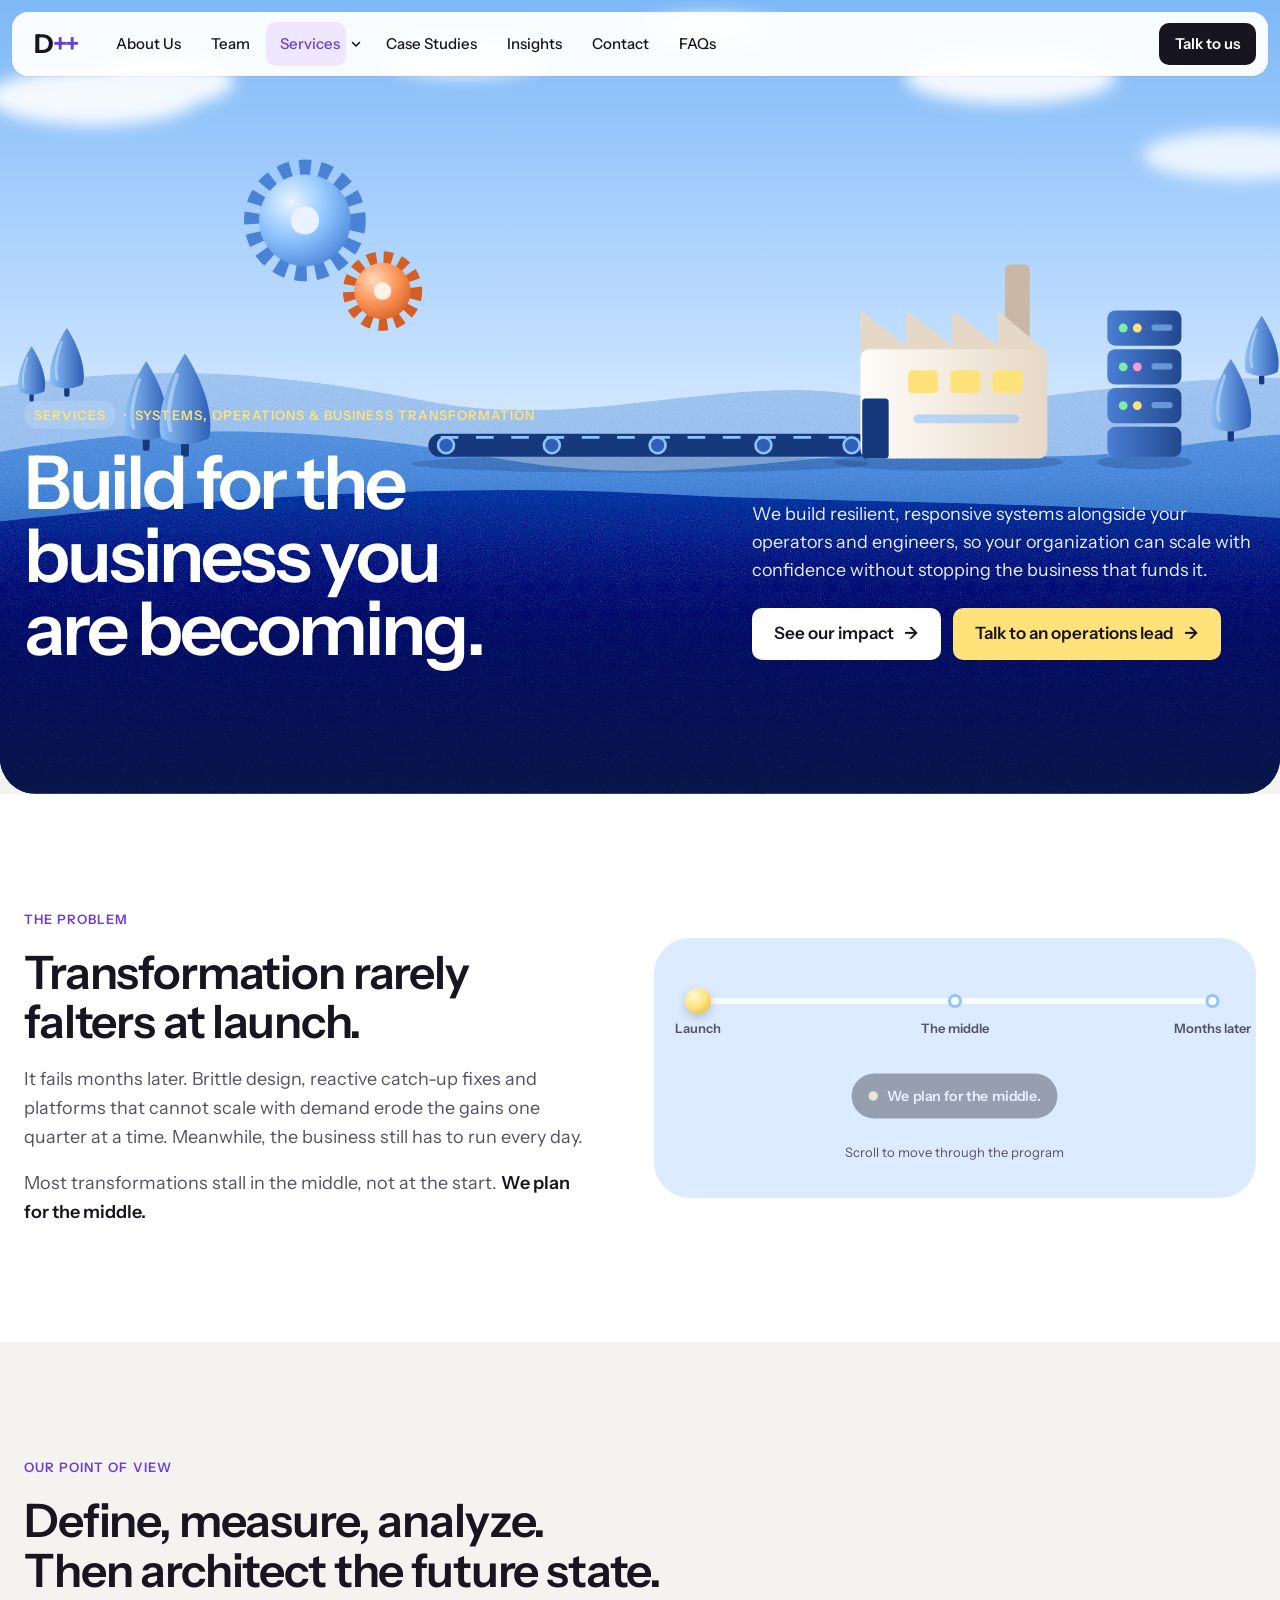
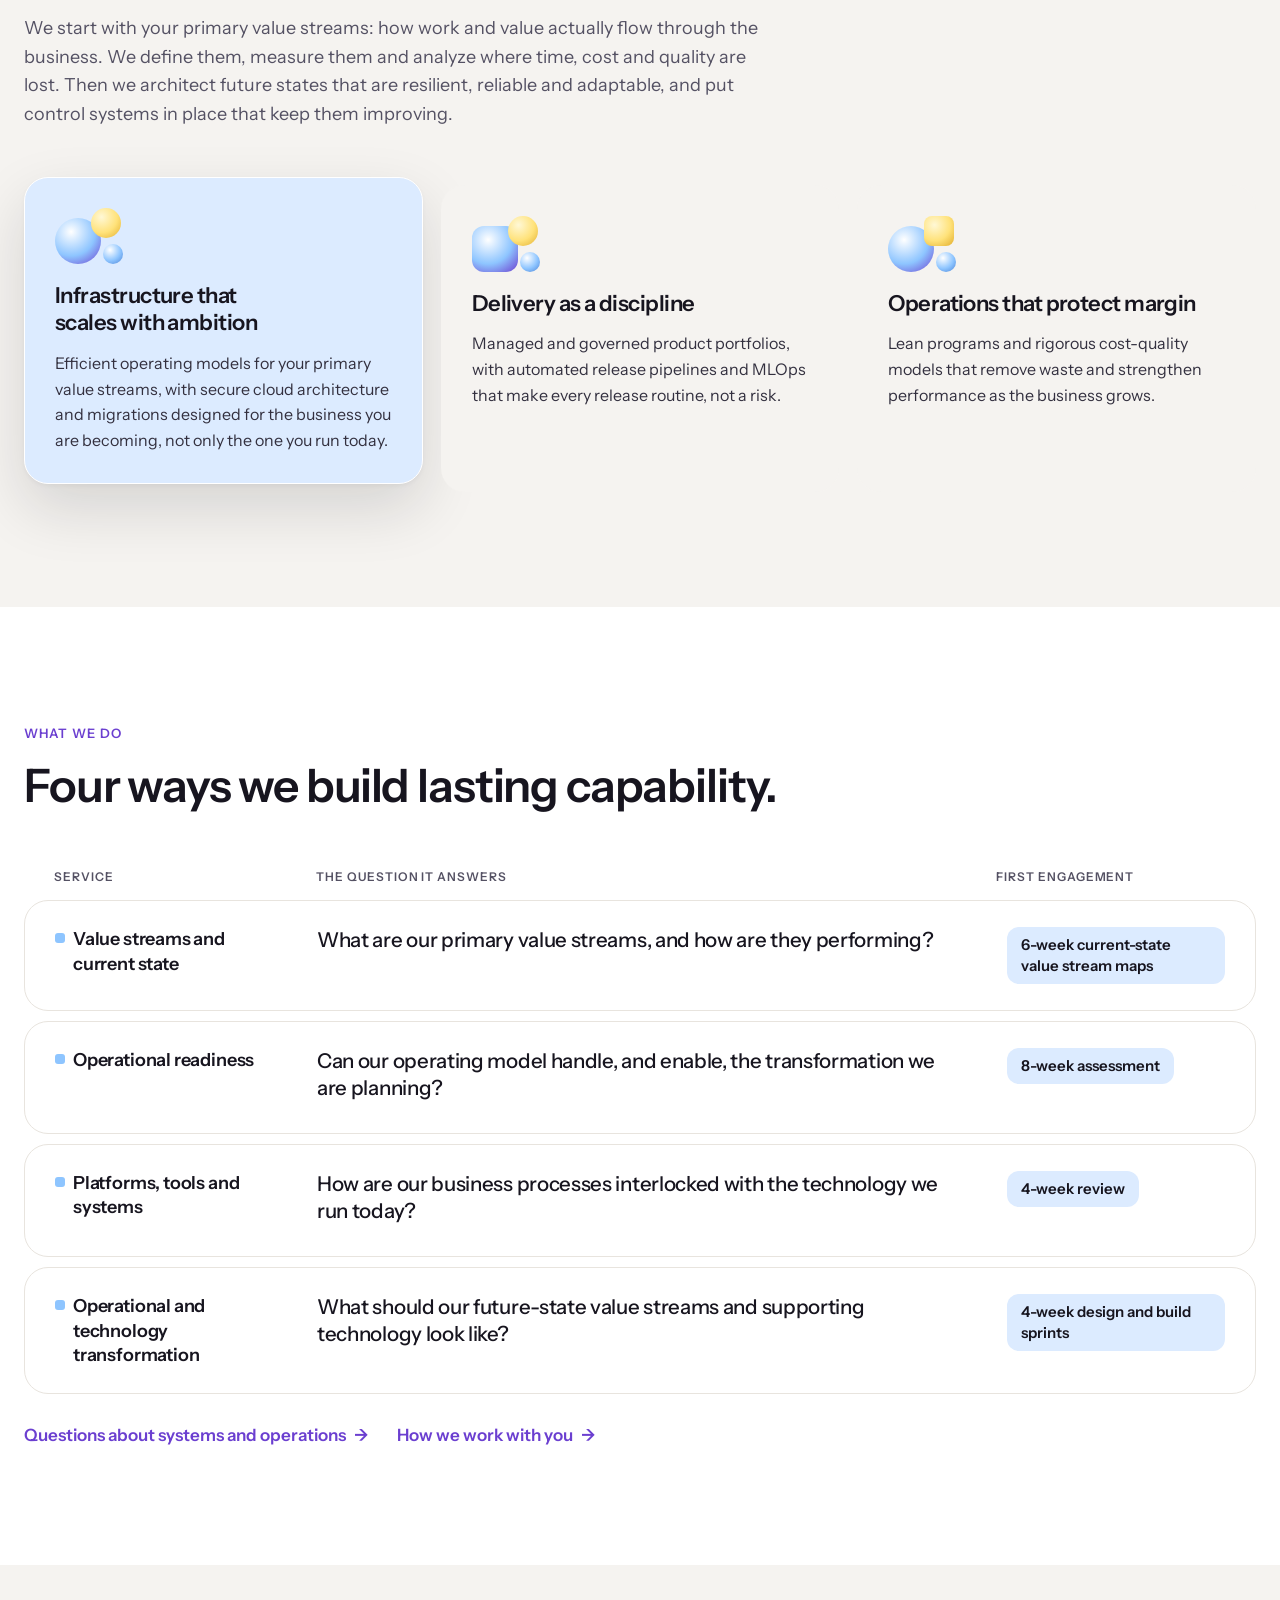
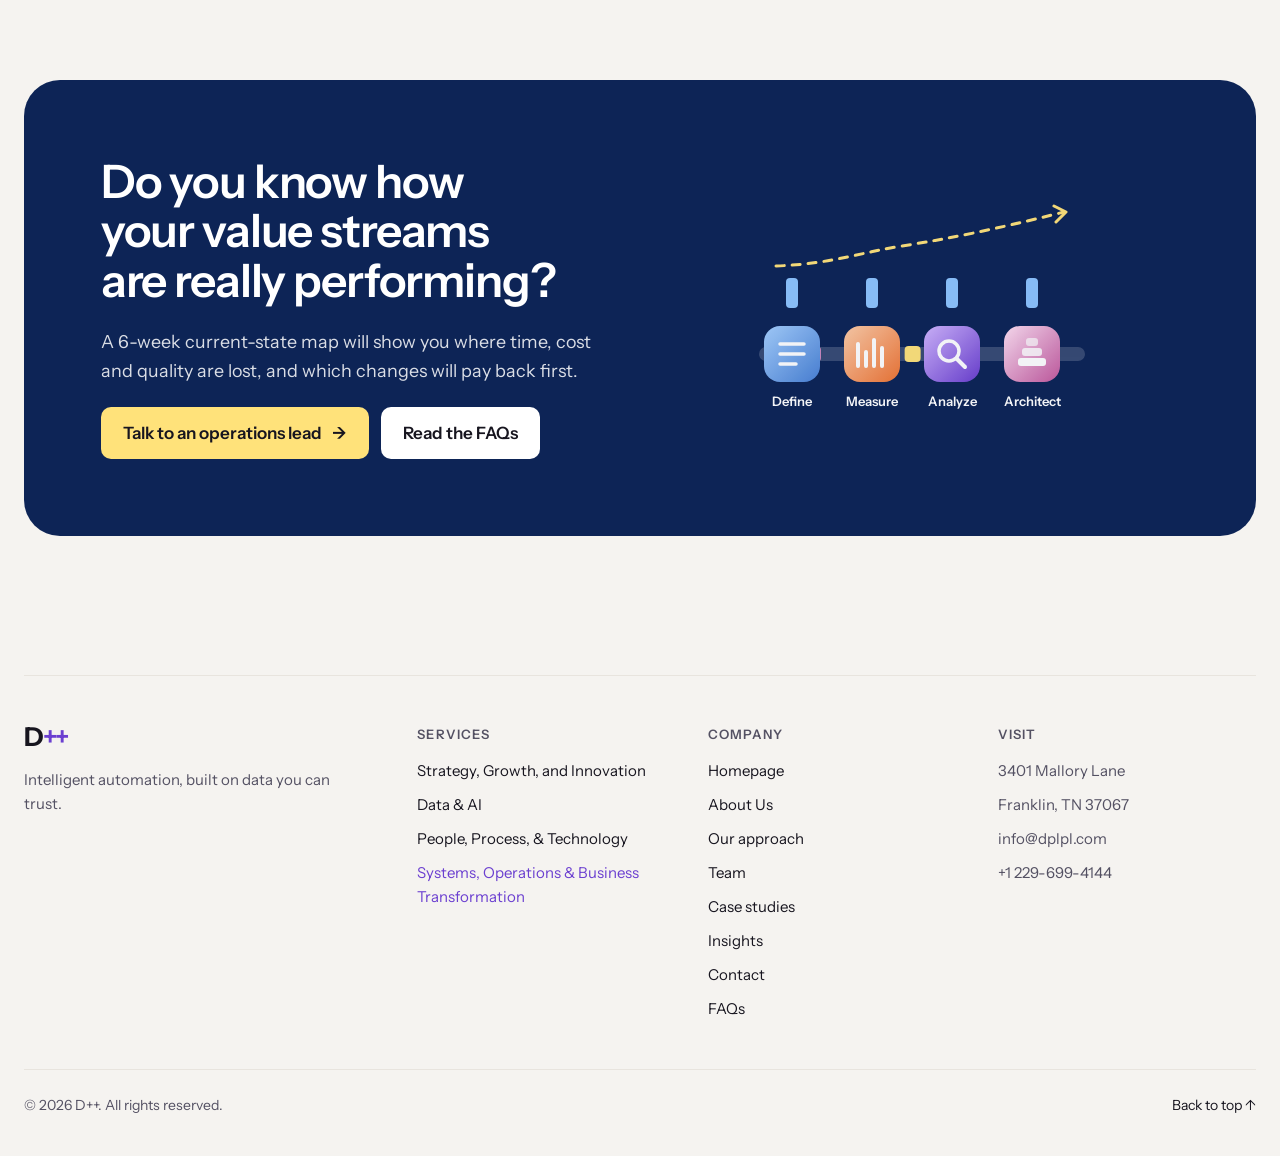
<file: dplpl-site/service-systems.html>
<!doctype html>
<html lang="en">
<head>
<meta charset="utf-8">
<meta name="viewport" content="width=device-width, initial-scale=1, viewport-fit=cover">
<title>Systems, Operations &amp; Business Transformation | D++</title>
<meta name="description" content="Value streams redesigned, platforms modernized in stages and operations that protect margin as you grow. Cost of quality cut by a third for one manufacturer.">
<link rel="preconnect" href="https://fonts.googleapis.com">
<link rel="preconnect" href="https://fonts.gstatic.com" crossorigin>
<link rel="stylesheet" href="https://fonts.googleapis.com/css2?family=Instrument+Sans:wght@400;500;600;700&display=swap">
<link rel="stylesheet" href="assets/css/styles.css">
</head>
<body class="line-page line-systems" data-line="systems">

<!-- =====================================================================
     SITE HEADER (shared across pages)
     ===================================================================== -->
<header class="site-header" id="siteHeader">
  <nav class="nav-bar" aria-label="Main">
    <a class="logo" href="index.html" aria-label="D++ homepage">D<span>++</span></a>
    <ul class="nav-links" id="navLinks">
      <li><a class="nav-link" href="about.html">About Us</a></li>
      <li><a class="nav-link" href="team.html">Team</a></li>
      <li class="has-menu">
        <a class="nav-link" href="services.html" aria-current="page">Services</a>
        <button class="menu-caret" aria-expanded="false" aria-controls="menuServices" aria-label="Show service lines">
          <svg width="12" height="12" viewBox="0 0 12 12" aria-hidden="true"><path d="M2.5 4.5l3.5 3.5 3.5-3.5" fill="none" stroke="currentColor" stroke-width="1.6" stroke-linecap="round" stroke-linejoin="round"/></svg>
        </button>
        <div class="mega" id="menuServices">
          <a href="service-strategy.html" class="mega-item"><i class="chip chip--peach"></i><b>Strategy, Growth, and Innovation</b><span>Move past inertia and make new ideas real</span></a>
          <a href="service-data-ai.html" class="mega-item"><i class="chip chip--lilac"></i><b>Data &amp; AI</b><span>Governed data first, then applied AI</span></a>
          <a href="service-people.html" class="mega-item"><i class="chip chip--pink"></i><b>People, Process, &amp; Technology</b><span>Equip leaders to drive lasting change</span></a>
          <a href="service-systems.html" class="mega-item" aria-current="page"><i class="chip chip--sky"></i><b>Systems, Operations &amp; Business Transformation</b><span>Build the systems to get where you're going</span></a>
        </div>
      </li>
      <li><a class="nav-link" href="case-studies.html">Case Studies</a></li>
      <li><a class="nav-link" href="blog.html">Insights</a></li>
      <li><a class="nav-link" href="contact.html">Contact</a></li>
      <li><a class="nav-link" href="faqs.html">FAQs</a></li>
    </ul>
    <div class="nav-actions">
      <a class="btn btn--dark btn--sm" href="contact.html#start">Talk to us</a>
      <button class="nav-toggle" id="navToggle" aria-label="Open menu" aria-expanded="false" aria-controls="navLinks"><span></span><span></span></button>
    </div>
  </nav>
</header>

<main>

<!-- =====================================================================
     HERO — the value stream at work. Boxes ride the belt into the
     factory, the chimney puffs, gears mesh and the server rack blinks.
     ===================================================================== -->
<section class="hero line-hero" id="top" aria-labelledby="heroTitle">
  <div class="hero-scene" aria-hidden="true">
    <svg class="scene" viewBox="0 0 1600 900" preserveAspectRatio="xMidYMax slice" focusable="false">
      <defs>
        <linearGradient id="sky" x1="0" y1="0" x2="0" y2="1"><stop offset="0" stop-color="#7DB8F7"/><stop offset=".42" stop-color="#BFDDFF"/><stop offset=".65" stop-color="#E8F3FF"/></linearGradient>
        <linearGradient id="hF" x1="0" y1="0" x2="0" y2="1"><stop offset="0" stop-color="#A9CBF5"/><stop offset="1" stop-color="#8DB8EE"/></linearGradient>
        <linearGradient id="hM" x1="0" y1="0" x2="0" y2="1"><stop offset="0" stop-color="#6A9CE4"/><stop offset=".5" stop-color="#4A7ED4"/></linearGradient>
        <linearGradient id="hN" gradientUnits="userSpaceOnUse" x1="0" y1="560" x2="0" y2="900"><stop offset="0" stop-color="#2756AE"/><stop offset=".45" stop-color="#16397E"/><stop offset="1" stop-color="#0D2456"/></linearGradient>
        <linearGradient id="tree" x1="0" y1="0" x2="1" y2="0"><stop offset="0" stop-color="#8CC0F5"/><stop offset="1" stop-color="#2F5FB8"/></linearGradient>
        <radialGradient id="bYellow" cx=".35" cy=".3" r=".8"><stop offset="0" stop-color="#FFF8D6"/><stop offset=".5" stop-color="#FFE27A"/><stop offset="1" stop-color="#E2AE2C"/></radialGradient>
        <radialGradient id="bPink" cx=".35" cy=".3" r=".8"><stop offset="0" stop-color="#FFE0F3"/><stop offset=".5" stop-color="#F59AD3"/><stop offset="1" stop-color="#C45A9F"/></radialGradient>
        <radialGradient id="bOrange" cx=".35" cy=".3" r=".8"><stop offset="0" stop-color="#FFD9BD"/><stop offset=".5" stop-color="#FF975A"/><stop offset="1" stop-color="#D45E24"/></radialGradient>
        <radialGradient id="bSky" cx=".35" cy=".3" r=".8"><stop offset="0" stop-color="#EAF4FF"/><stop offset=".5" stop-color="#8EC5FF"/><stop offset="1" stop-color="#4A82D6"/></radialGradient>
        <radialGradient id="bViolet" cx=".35" cy=".3" r=".8"><stop offset="0" stop-color="#D2B6FF"/><stop offset=".5" stop-color="#7B3FF2"/><stop offset="1" stop-color="#4520AE"/></radialGradient>
        <linearGradient id="cream" x1="0" y1="0" x2="1" y2="0"><stop offset="0" stop-color="#FFFDF8"/><stop offset="1" stop-color="#E6D8C6"/></linearGradient>
        <linearGradient id="rack" x1="0" y1="0" x2="1" y2="0"><stop offset="0" stop-color="#4A7ED4"/><stop offset="1" stop-color="#22488F"/></linearGradient>
        <filter id="soft" x="-50%" y="-50%" width="200%" height="200%"><feGaussianBlur stdDeviation="9"/></filter>
        <filter id="grain" x="0" y="0" width="100%" height="100%">
          <feTurbulence type="fractalNoise" baseFrequency=".85" numOctaves="2" stitchTiles="stitch" result="n"/>
          <feColorMatrix in="n" type="saturate" values="0" result="g"/>
          <feComposite in="SourceGraphic" in2="g" operator="arithmetic" k1="0" k2="1" k3=".22" k4="-.11" result="t"/>
          <feComposite in="t" in2="SourceGraphic" operator="in"/>
        </filter>
        <g id="treeShape"><rect x="-3" y="-8" width="6" height="12" rx="2" fill="#16397E"/><path d="M0 -74 C12 -56 23 -28 18 -10 Q0 -1 -18 -10 C-23 -28 -12 -56 0 -74Z" fill="url(#tree)"/><path d="M-6 -58 C-12 -40 -14 -26 -11 -16" stroke="#FFFFFF" stroke-opacity=".35" stroke-width="3" fill="none" stroke-linecap="round"/></g>
        <g id="box"><rect width="40" height="40" rx="8"/><rect x="16" width="8" height="40" fill="#FFFFFF" opacity=".45"/></g>
      </defs>

      <rect width="1600" height="900" fill="url(#sky)"/>
      <g class="layer" data-depth="-5">
        <g class="cloud" filter="url(#soft)" fill="#FFFFFF" opacity=".9"><ellipse cx="180" cy="110" rx="120" ry="32"/><ellipse cx="260" cy="92" rx="80" ry="28"/><ellipse cx="1220" cy="88" rx="120" ry="30"/></g>
        <g class="cloud cloud--b" filter="url(#soft)" fill="#FFFFFF" opacity=".8"><ellipse cx="600" cy="64" rx="96" ry="24"/><ellipse cx="1480" cy="176" rx="110" ry="28"/><ellipse cx="880" cy="34" rx="80" ry="18"/></g>
      </g>
      <g class="layer" data-depth="-8">
        <path filter="url(#grain)" d="M-80 470 C200 400 380 420 560 455 S900 420 1060 450 S1400 400 1680 440 L1680 900 L-80 900Z" fill="url(#hF)"/>
        <use href="#treeShape" transform="translate(110 452) scale(.8)"/><use href="#treeShape" transform="translate(150 446)"/><use href="#treeShape" transform="translate(1505 432)"/><use href="#treeShape" transform="translate(1550 440) scale(.7)"/>
      </g>
      <g class="layer" data-depth="-12">
        <path filter="url(#grain)" d="M-80 545 C220 470 420 480 640 520 S1000 500 1200 515 S1480 470 1680 500 L1680 900 L-80 900Z" fill="url(#hM)"/>
        <use href="#treeShape" transform="translate(240 506) scale(1.3)"/><use href="#treeShape" transform="translate(284 512) scale(1.5)"/><use href="#treeShape" transform="translate(1470 496) scale(1.2)"/>
      </g>
      <!-- Meshing gears -->
      <g class="layer" data-depth="18">
        <g class="float float--1">
          <g class="gear-a"><circle cx="420" cy="250" r="60" fill="none" stroke="#4A82D6" stroke-width="18" stroke-dasharray="13 10"/><circle cx="420" cy="250" r="52" fill="url(#bSky)"/><circle cx="420" cy="250" r="16" fill="#E8F3FF"/></g>
          <g class="gear-b"><circle cx="508" cy="330" r="38" fill="none" stroke="#D45E24" stroke-width="14" stroke-dasharray="10 8"/><circle cx="508" cy="330" r="32" fill="url(#bOrange)"/><circle cx="508" cy="330" r="10" fill="#FFF1E6"/></g>
        </g>
      </g>
      <!-- Conveyor belt carrying boxes into the factory -->
      <g class="layer" data-depth="10">
        <ellipse cx="800" cy="526" rx="260" ry="10" fill="#0D2456" opacity=".2"/>
        <rect x="560" y="492" width="500" height="26" rx="13" fill="#16397E"/>
        <line class="orbit" x1="574" y1="496" x2="1046" y2="496" stroke="#8EC5FF" stroke-width="3" stroke-dasharray="20 20"/>
        <g fill="#2F5FB8" stroke="#8EC5FF" stroke-width="3"><circle cx="580" cy="505" r="9"/><circle cx="700" cy="505" r="9"/><circle cx="820" cy="505" r="9"/><circle cx="940" cy="505" r="9"/><circle cx="1040" cy="505" r="9"/></g>
        <g class="slide" style="--dl:0s"><use href="#box" x="566" y="452" fill="#FFB585"/></g>
        <g class="slide" style="--dl:-2s"><use href="#box" x="566" y="452" fill="#F59AD3"/></g>
        <g class="slide" style="--dl:-4s"><use href="#box" x="566" y="452" fill="#FFE27A"/></g>
      </g>
      <!-- Factory with a puffing chimney -->
      <g class="layer" data-depth="12">
        <ellipse cx="1150" cy="524" rx="130" ry="10" fill="#0D2456" opacity=".2"/>
        <rect x="1214" y="300" width="28" height="110" rx="6" fill="#C9B8A6"/>
        <circle class="puff" cx="1228" cy="292" r="18" fill="#FFFFFF" style="--dl:0s"/>
        <circle class="puff" cx="1228" cy="292" r="16" fill="#FFFFFF" style="--dl:-1.3s"/>
        <circle class="puff" cx="1228" cy="292" r="20" fill="#FFFFFF" style="--dl:-2.6s"/>
        <path d="M1050 400 L1050 352 L1102 392 L1102 352 L1154 392 L1154 352 L1206 392 L1206 352 L1262 400 Z" fill="#E6D8C6"/>
        <rect x="1050" y="396" width="212" height="124" rx="10" fill="url(#cream)"/>
        <rect x="1052" y="452" width="30" height="68" rx="4" fill="#16397E"/>
        <rect class="pulse" x="1104" y="420" width="34" height="26" rx="5" fill="#FFE27A"/>
        <rect class="pulse" x="1152" y="420" width="34" height="26" rx="5" fill="#FFE27A" style="animation-delay:-1s"/>
        <rect class="pulse" x="1200" y="420" width="34" height="26" rx="5" fill="#FFE27A" style="animation-delay:-2s"/>
        <rect x="1110" y="470" width="120" height="10" rx="5" fill="#8EC5FF" opacity=".6"/>
      </g>
      <!-- Server rack blinking -->
      <g class="layer" data-depth="16">
        <ellipse cx="1372" cy="524" rx="54" ry="8" fill="#0D2456" opacity=".22"/>
        <g class="float float--2">
          <rect x="1330" y="352" width="84" height="40" rx="9" fill="url(#rack)"/><rect x="1330" y="396" width="84" height="40" rx="9" fill="url(#rack)"/><rect x="1330" y="440" width="84" height="40" rx="9" fill="url(#rack)"/><rect x="1330" y="484" width="84" height="34" rx="9" fill="url(#rack)"/>
          <g><circle class="led" cx="1348" cy="372" r="5" fill="#7CF0A6"/><circle class="led" cx="1364" cy="372" r="5" fill="#FFE27A" style="--dl:-.5s"/><rect x="1380" y="368" width="24" height="7" rx="3.5" fill="#8EC5FF" opacity=".6"/></g>
          <g><circle class="led" cx="1348" cy="416" r="5" fill="#7CF0A6" style="--dl:-.8s"/><circle class="led" cx="1364" cy="416" r="5" fill="#F59AD3" style="--dl:-.2s"/><rect x="1380" y="412" width="24" height="7" rx="3.5" fill="#8EC5FF" opacity=".6"/></g>
          <g><circle class="led" cx="1348" cy="460" r="5" fill="#7CF0A6" style="--dl:-1.1s"/><circle class="led" cx="1364" cy="460" r="5" fill="#FFE27A" style="--dl:-.6s"/><rect x="1380" y="456" width="24" height="7" rx="3.5" fill="#8EC5FF" opacity=".6"/></g>
        </g>
      </g>
      <g class="layer" data-depth="-16"><path filter="url(#grain)" d="M-80 610 C300 560 600 548 820 560 S1300 565 1680 600 L1680 900 L-80 900Z" fill="url(#hN)"/></g>
    </svg>
  </div>


  <div class="hero-content wrap">
    <div class="hero-copy-left">
      <div class="line-eyebrow reveal"><a href="services.html">Services</a><span aria-hidden="true">·</span><span>Systems, Operations &amp; Business Transformation</span></div>
      <h1 class="hero-title reveal" style="--d:1" id="heroTitle">Build for the business you are becoming.</h1>
    </div>
    <div class="hero-side">
      <p class="hero-lead reveal" style="--d:2">We build resilient, responsive systems alongside your operators and engineers, so your organization can scale with confidence without stopping the business that funds it.</p>
      <div class="hero-actions reveal" style="--d:3">
        <a class="btn btn--white" href="case-studies.html">See our impact <span class="arr" aria-hidden="true">→</span></a>
        <a class="btn btn--yellow" href="contact.html#start">Talk to an operations lead <span class="arr" aria-hidden="true">→</span></a>
      </div>
    </div>
  </div>
</section>

<!-- =====================================================================
     THE PROBLEM — the ball rolls from launch to the middle as you scroll
     ===================================================================== -->
<section class="section section--white" aria-labelledby="problemTitle">
  <div class="wrap gap-sec">
    <div class="gap-copy">
      <span class="eyebrow reveal">The problem</span>
      <h2 class="h2 reveal" style="--d:1" id="problemTitle">Transformation rarely falters at launch.</h2>
      <p class="reveal" style="--d:2">It fails months later. Brittle design, reactive catch-up fixes and platforms that cannot scale with demand erode the gains one quarter at a time. Meanwhile, the business still has to run every day.</p>
      <p class="reveal" style="--d:3">Most transformations stall in the middle, not at the start. <strong>We plan for the middle.</strong></p>
    </div>
    <div class="gap-card reveal" data-mode="timeline" aria-hidden="true">
      <div class="tl">
        <i class="tl-fill"></i>
        <span class="tl-mark" style="left:0%">Launch</span>
        <span class="tl-mark mid" style="left:50%">The middle</span>
        <span class="tl-mark" style="left:100%">Months later</span>
        <i class="tl-ball"></i>
      </div>
      <span class="gap-badge"><i></i>We plan for the middle.</span>
      <span class="gap-hint">Scroll to move through the program</span>
    </div>
  </div>
</section>

<!-- =====================================================================
     OUR POINT OF VIEW — three principles, spotlight moves across them
     ===================================================================== -->
<section class="section section--soft" aria-labelledby="povTitle">
  <div class="wrap">
    <div class="section-head">
      <span class="eyebrow reveal">Our point of view</span>
      <h2 class="h2 reveal" style="--d:1" id="povTitle">Define, measure, analyze. Then architect the future state.</h2>
      <p class="pov-intro reveal" style="--d:2">We start with your primary value streams: how work and value actually flow through the business. We define them, measure them and analyze where time, cost and quality are lost. Then we architect future states that are resilient, reliable and adaptable, and put control systems in place that keep them improving.</p>
    </div>
    <div class="pov-grid">
      <article class="pov-card reveal" tabindex="0"><span class="pov-orb" aria-hidden="true"><i></i><i></i><i></i></span><h3>Infrastructure that scales with ambition</h3><p>Efficient operating models for your primary value streams, with secure cloud architecture and migrations designed for the business you are becoming, not only the one you run today.</p></article>
      <article class="pov-card reveal" style="--d:1" tabindex="0"><span class="pov-orb" aria-hidden="true"><i></i><i></i><i></i></span><h3>Delivery as a discipline</h3><p>Managed and governed product portfolios, with automated release pipelines and MLOps that make every release routine, not a risk.</p></article>
      <article class="pov-card reveal" style="--d:2" tabindex="0"><span class="pov-orb" aria-hidden="true"><i></i><i></i><i></i></span><h3>Operations that protect margin</h3><p>Lean programs and rigorous cost-quality models that remove waste and strengthen performance as the business grows.</p></article>
    </div>
  </div>
</section>

<!-- =====================================================================
     WHAT WE DO — question cards. data-weeks sets the week blocks.
     ===================================================================== -->
<section class="section section--white" id="what-we-do" aria-labelledby="wwdTitle">
  <div class="wrap">
    <div class="section-head">
      <span class="eyebrow reveal">What we do</span>
      <h2 class="h2 reveal" style="--d:1" id="wwdTitle">Four ways we build lasting capability.</h2>
    </div>
    <div class="q-grid">
      <div class="q-head" aria-hidden="true"><span>Service</span><span>The question it answers</span><span>First engagement</span></div>
      <article class="q-card reveal"><span class="q-kicker">Value streams and current state</span><p class="q-text">What are our primary value streams, and how are they performing?</p><div class="q-eng"><span class="q-eng-label">First engagement <b>6-week current-state value stream maps</b></span></div></article>
      <article class="q-card reveal" style="--d:1"><span class="q-kicker">Operational readiness</span><p class="q-text">Can our operating model handle, and enable, the transformation we are planning?</p><div class="q-eng"><span class="q-eng-label">First engagement <b>8-week assessment</b></span></div></article>
      <article class="q-card reveal"><span class="q-kicker">Platforms, tools and systems</span><p class="q-text">How are our business processes interlocked with the technology we run today?</p><div class="q-eng"><span class="q-eng-label">First engagement <b>4-week review</b></span></div></article>
      <article class="q-card reveal" style="--d:1"><span class="q-kicker">Operational and technology transformation</span><p class="q-text">What should our future-state value streams and supporting technology look like?</p><div class="q-eng"><span class="q-eng-label">First engagement <b>4-week design and build sprints</b></span></div></article>
    </div>
    <div class="section-foot reveal">
      <a class="inline-link" href="faqs.html#systems">Questions about systems and operations <span class="arr" aria-hidden="true">→</span></a>
      <a class="inline-link" href="services.html#how-we-work">How we work with you <span class="arr" aria-hidden="true">→</span></a>
    </div>
  </div>
</section>

<!-- =====================================================================
     CLOSING CTA — pull quote, question, first step
     ===================================================================== -->
<section class="section section--soft contact" aria-labelledby="ctaTitle">
  <div class="wrap">
    <div class="contact-card line-cta reveal">
      <div class="contact-copy">
        <h2 class="h2" id="ctaTitle">Do you know how your value streams are really performing?</h2>
        <p class="lead">A 6-week current-state map will show you where time, cost and quality are lost, and which changes will pay back first.</p>
        <div class="hero-actions">
          <a class="btn btn--yellow" href="contact.html#start">Talk to an operations lead <span class="arr" aria-hidden="true">→</span></a>
          <a class="btn btn--white" href="faqs.html#systems">Read the FAQs</a>
        </div>
      </div>
      <!-- A value stream map: work flows through define → measure → analyze → architect,
           each station's cycle-time meter moves, and the trend line above keeps climbing -->
      <svg class="contact-art" viewBox="0 4 340 220" aria-hidden="true">
        <defs>
          <path id="vsFlow" d="M14 160 H326"/>
          <linearGradient id="vsA" x1="0" y1="0" x2="1" y2="1"><stop offset="0" stop-color="#A6D0FF"/><stop offset="1" stop-color="#4A82D6"/></linearGradient>
          <linearGradient id="vsB" x1="0" y1="0" x2="1" y2="1"><stop offset="0" stop-color="#FFCDA8"/><stop offset="1" stop-color="#EF7534"/></linearGradient>
          <linearGradient id="vsC" x1="0" y1="0" x2="1" y2="1"><stop offset="0" stop-color="#D2B6FF"/><stop offset="1" stop-color="#6B3FD0"/></linearGradient>
          <linearGradient id="vsD" x1="0" y1="0" x2="1" y2="1"><stop offset="0" stop-color="#FFE0F3"/><stop offset="1" stop-color="#C45A9F"/></linearGradient>
        </defs>
        <!-- trend line: performance improving -->
        <path class="orbit" d="M24 72 C80 70 110 58 150 52 C200 44 240 36 312 18" fill="none" stroke="#FFE27A" stroke-width="3" stroke-dasharray="8 8" stroke-linecap="round"/>
        <path d="M302 12 L314 18 L304 28" fill="none" stroke="#FFE27A" stroke-width="3" stroke-linecap="round" stroke-linejoin="round"/>
        <!-- cycle-time meters above each station -->
        <g fill="#8EC5FF">
          <rect class="meter" x="34" y="84" width="12" height="30" rx="4" style="--dl:0s"/>
          <rect class="meter" x="114" y="84" width="12" height="30" rx="4" style="--dl:-.5s"/>
          <rect class="meter" x="194" y="84" width="12" height="30" rx="4" style="--dl:-1s"/>
          <rect class="meter" x="274" y="84" width="12" height="30" rx="4" style="--dl:-1.5s"/>
        </g>
        <!-- flow line and work items moving through -->
        <use href="#vsFlow" stroke="#FFFFFF" stroke-opacity=".18" stroke-width="14" stroke-linecap="round"/>
        <g>
          <rect x="-8" y="-8" width="16" height="16" rx="4" fill="#FFE27A"><animateMotion dur="5s" repeatCount="indefinite"><mpath href="#vsFlow"/></animateMotion></rect>
          <rect x="-8" y="-8" width="16" height="16" rx="4" fill="#FFFFFF"><animateMotion dur="5s" begin="-1.7s" repeatCount="indefinite"><mpath href="#vsFlow"/></animateMotion></rect>
          <rect x="-8" y="-8" width="16" height="16" rx="4" fill="#F59AD3"><animateMotion dur="5s" begin="-3.4s" repeatCount="indefinite"><mpath href="#vsFlow"/></animateMotion></rect>
        </g>
        <!-- stations -->
        <g>
          <rect x="12" y="132" width="56" height="56" rx="16" fill="url(#vsA)"/>
          <g stroke="#FFFFFF" stroke-width="3.5" stroke-linecap="round"><line x1="28" y1="150" x2="52" y2="150"/><line x1="28" y1="160" x2="52" y2="160"/><line x1="28" y1="170" x2="44" y2="170"/></g>
        </g>
        <g>
          <rect x="92" y="132" width="56" height="56" rx="16" fill="url(#vsB)"/>
          <path d="M106 172 V150 M114 172 V158 M122 172 V146 M130 172 V154" stroke="#FFFFFF" stroke-width="4" stroke-linecap="round"/>
        </g>
        <g>
          <rect x="172" y="132" width="56" height="56" rx="16" fill="url(#vsC)"/>
          <circle cx="197" cy="157" r="10" fill="none" stroke="#FFFFFF" stroke-width="3.5"/><line x1="205" y1="165" x2="213" y2="173" stroke="#FFFFFF" stroke-width="4" stroke-linecap="round"/>
        </g>
        <g>
          <rect x="252" y="132" width="56" height="56" rx="16" fill="url(#vsD)"/>
          <rect x="266" y="164" width="28" height="8" rx="3" fill="#FFFFFF"/><rect x="270" y="154" width="20" height="8" rx="3" fill="#FFFFFF" opacity=".85"/><rect x="274" y="144" width="12" height="8" rx="3" fill="#FFFFFF" opacity=".7"/>
        </g>
        <g font-family="Instrument Sans, sans-serif" font-size="13" font-weight="600" fill="#FFFFFF" text-anchor="middle">
          <text x="40" y="212">Define</text><text x="120" y="212">Measure</text><text x="200" y="212">Analyze</text><text x="280" y="212">Architect</text>
        </g>
      </svg>
    </div>
  </div>
</section>

</main>

<!-- =====================================================================
     SITE FOOTER (shared across pages)
     ===================================================================== -->
<footer class="site-footer">
  <div class="wrap">
    <div class="foot-grid">
      <div class="foot-brand">
        <a class="logo logo--light" href="index.html">D<span>++</span></a>
        <p>Intelligent automation, built on data you can trust.</p>
      </div>
      <div>
        <h3>Services</h3>
        <ul>
          <li><a href="service-strategy.html">Strategy, Growth, and Innovation</a></li>
          <li><a href="service-data-ai.html">Data &amp; AI</a></li>
          <li><a href="service-people.html">People, Process, &amp; Technology</a></li>
          <li><a href="service-systems.html" aria-current="page">Systems, Operations &amp; Business Transformation</a></li>
        </ul>
      </div>
      <div>
        <h3>Company</h3>
        <ul>
          <li><a href="index.html">Homepage</a></li>
          <li><a href="about.html">About Us</a></li>
          <li><a href="about.html#values">Our approach</a></li>
          <li><a href="team.html">Team</a></li>
          <li><a href="case-studies.html">Case studies</a></li>
          <li><a href="blog.html">Insights</a></li>
          <li><a href="contact.html">Contact</a></li>
          <li><a href="faqs.html">FAQs</a></li>
        </ul>
      </div>
      <div>
        <h3>Visit</h3>
        <ul class="foot-plain">
          <li>3401 Mallory Lane</li>
          <li>Franklin, TN 37067</li>
          <li>info@dplpl.com</li>
          <li>+1 229-699-4144</li>
        </ul>
      </div>
    </div>
    <div class="foot-bottom"><span>© 2026 D++. All rights reserved.</span><a href="#siteHeader">Back to top ↑</a></div>
  </div>
</footer>

<div class="toast" id="toast" role="status" aria-live="polite"></div>

<script src="assets/js/main.js"></script>
</body>
</html>
</file>
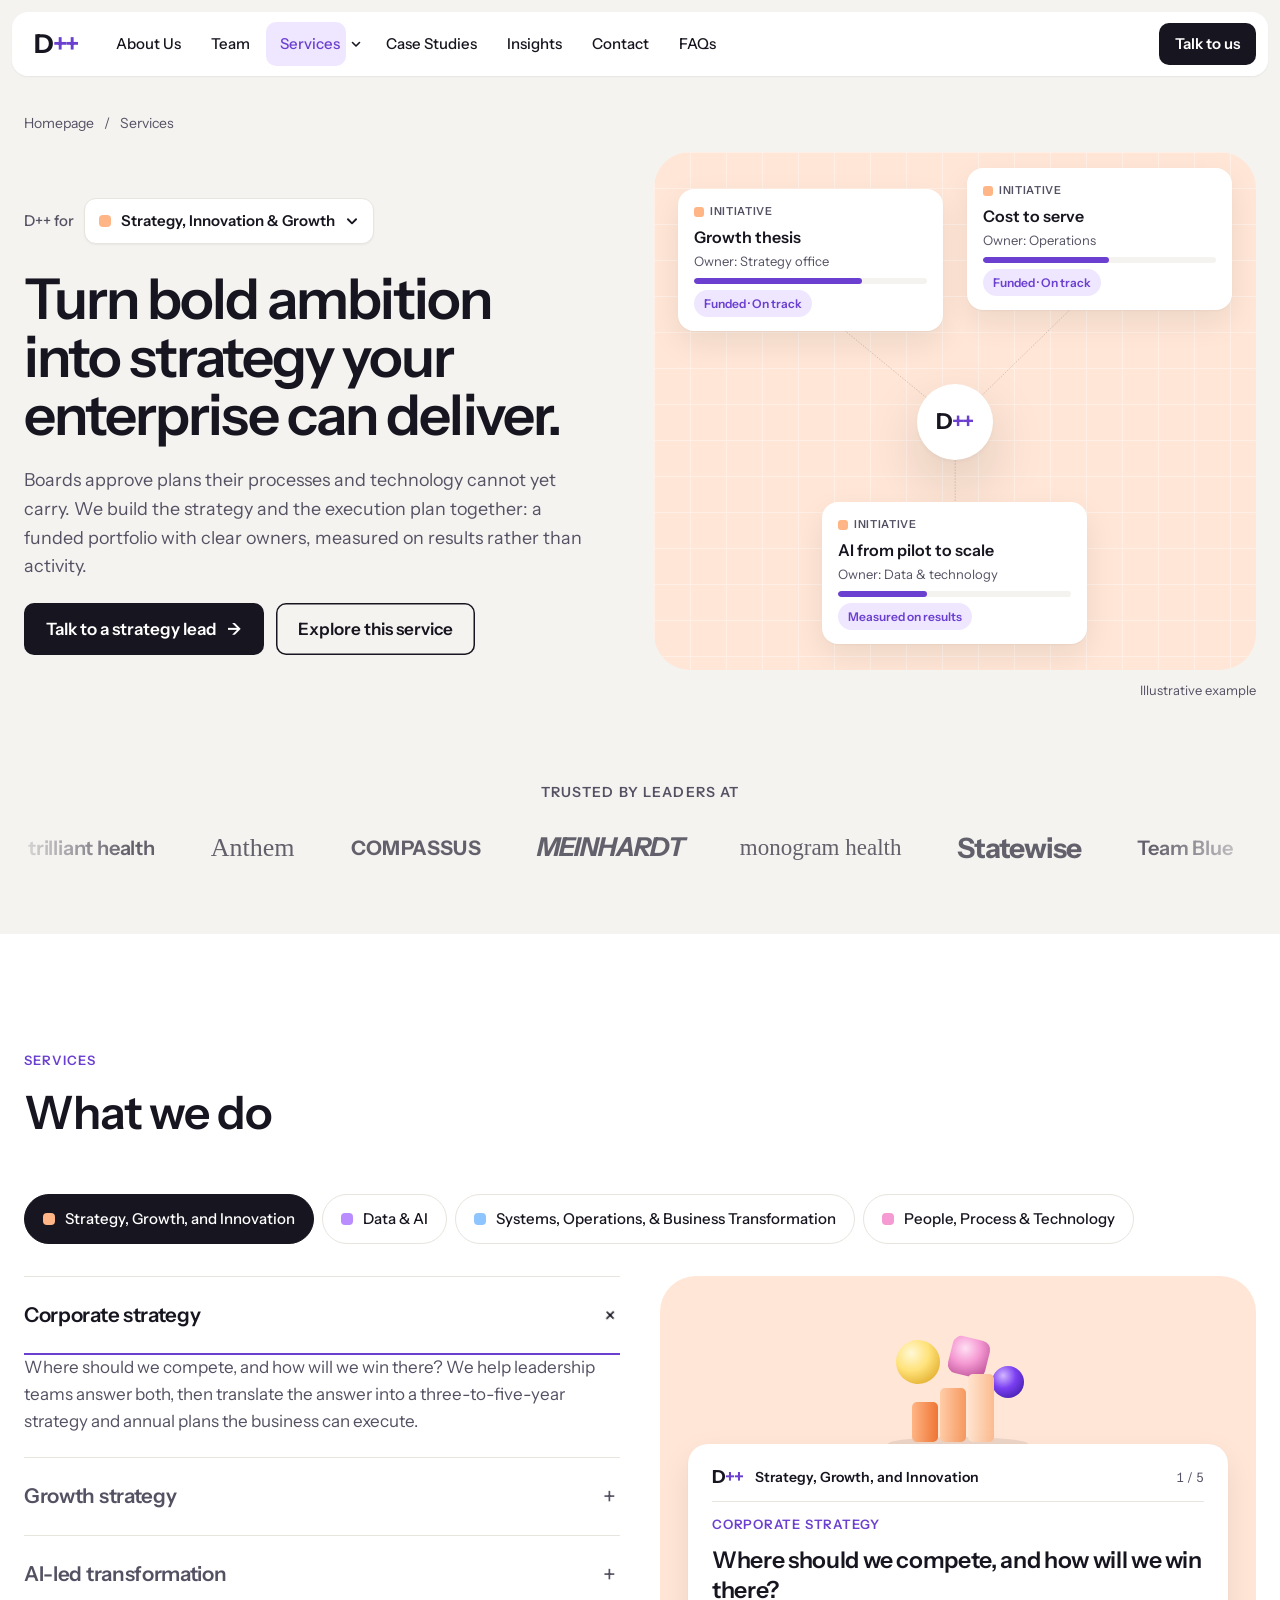
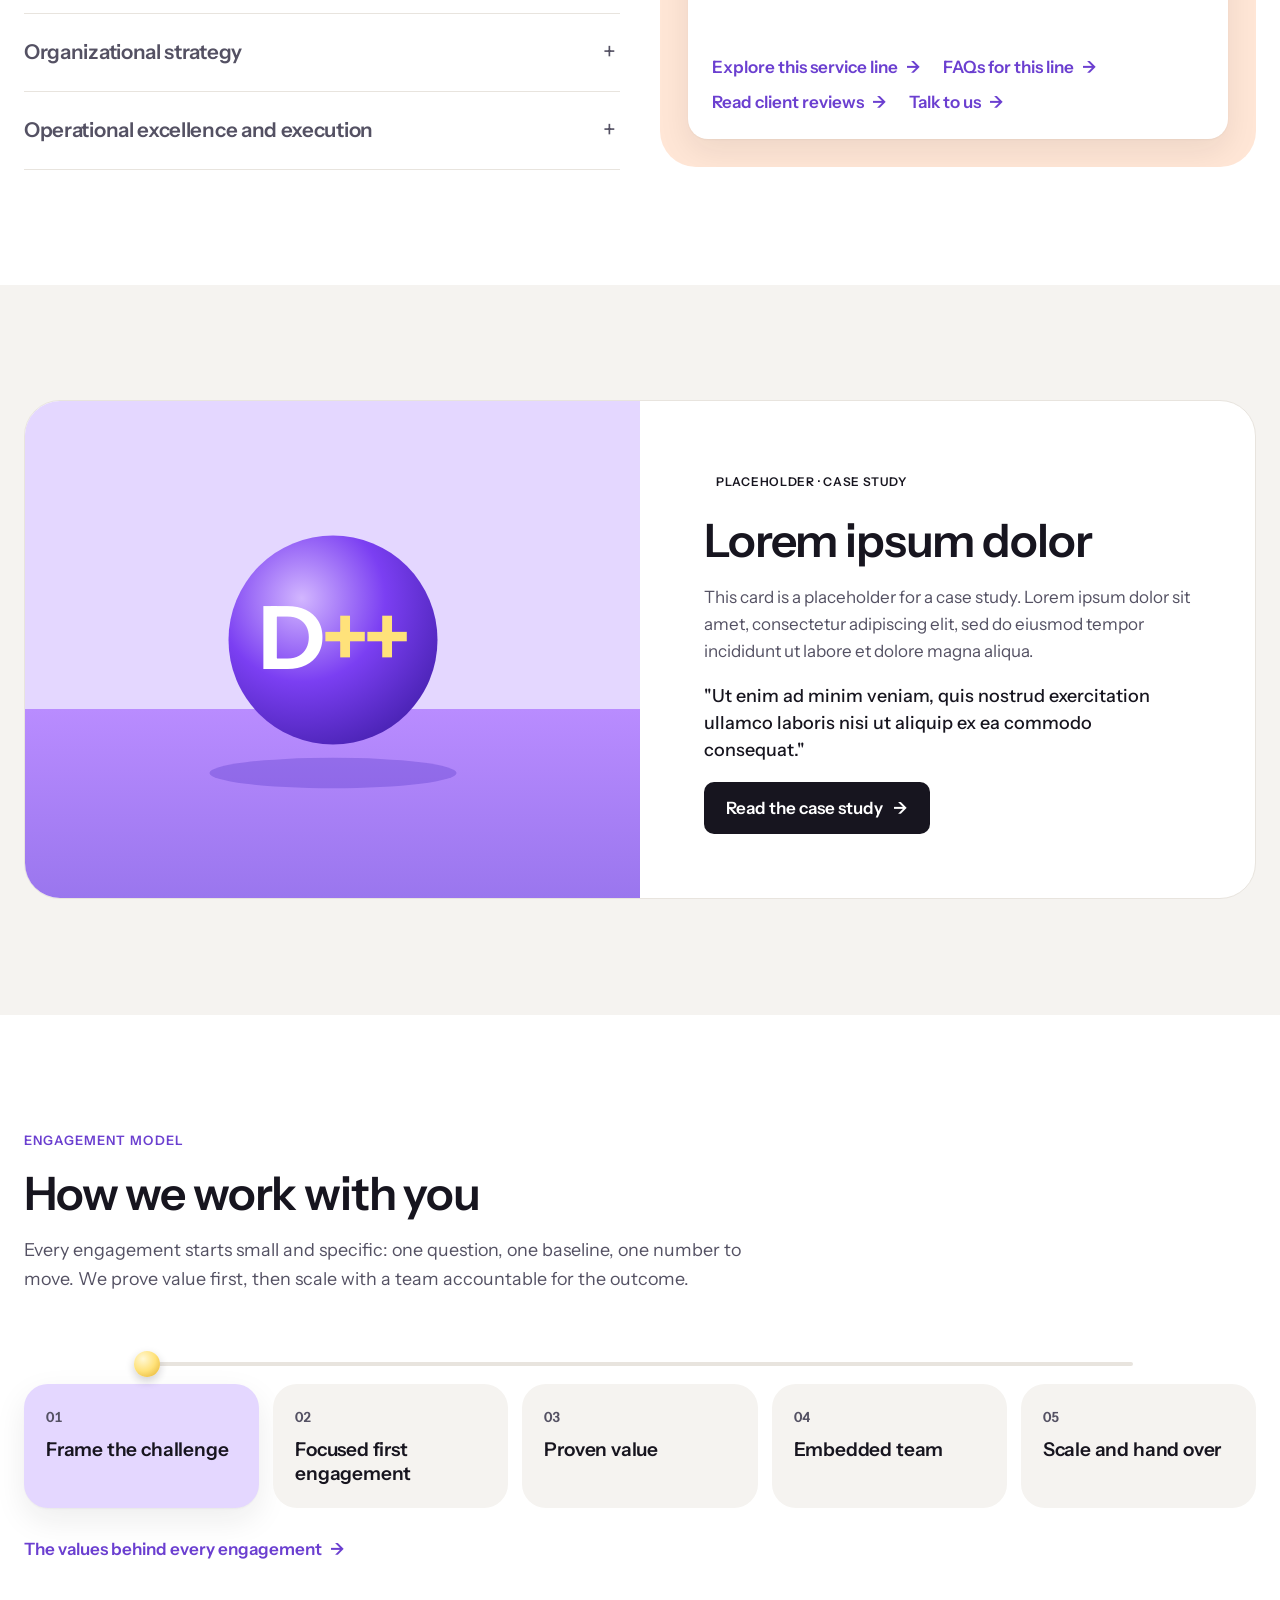
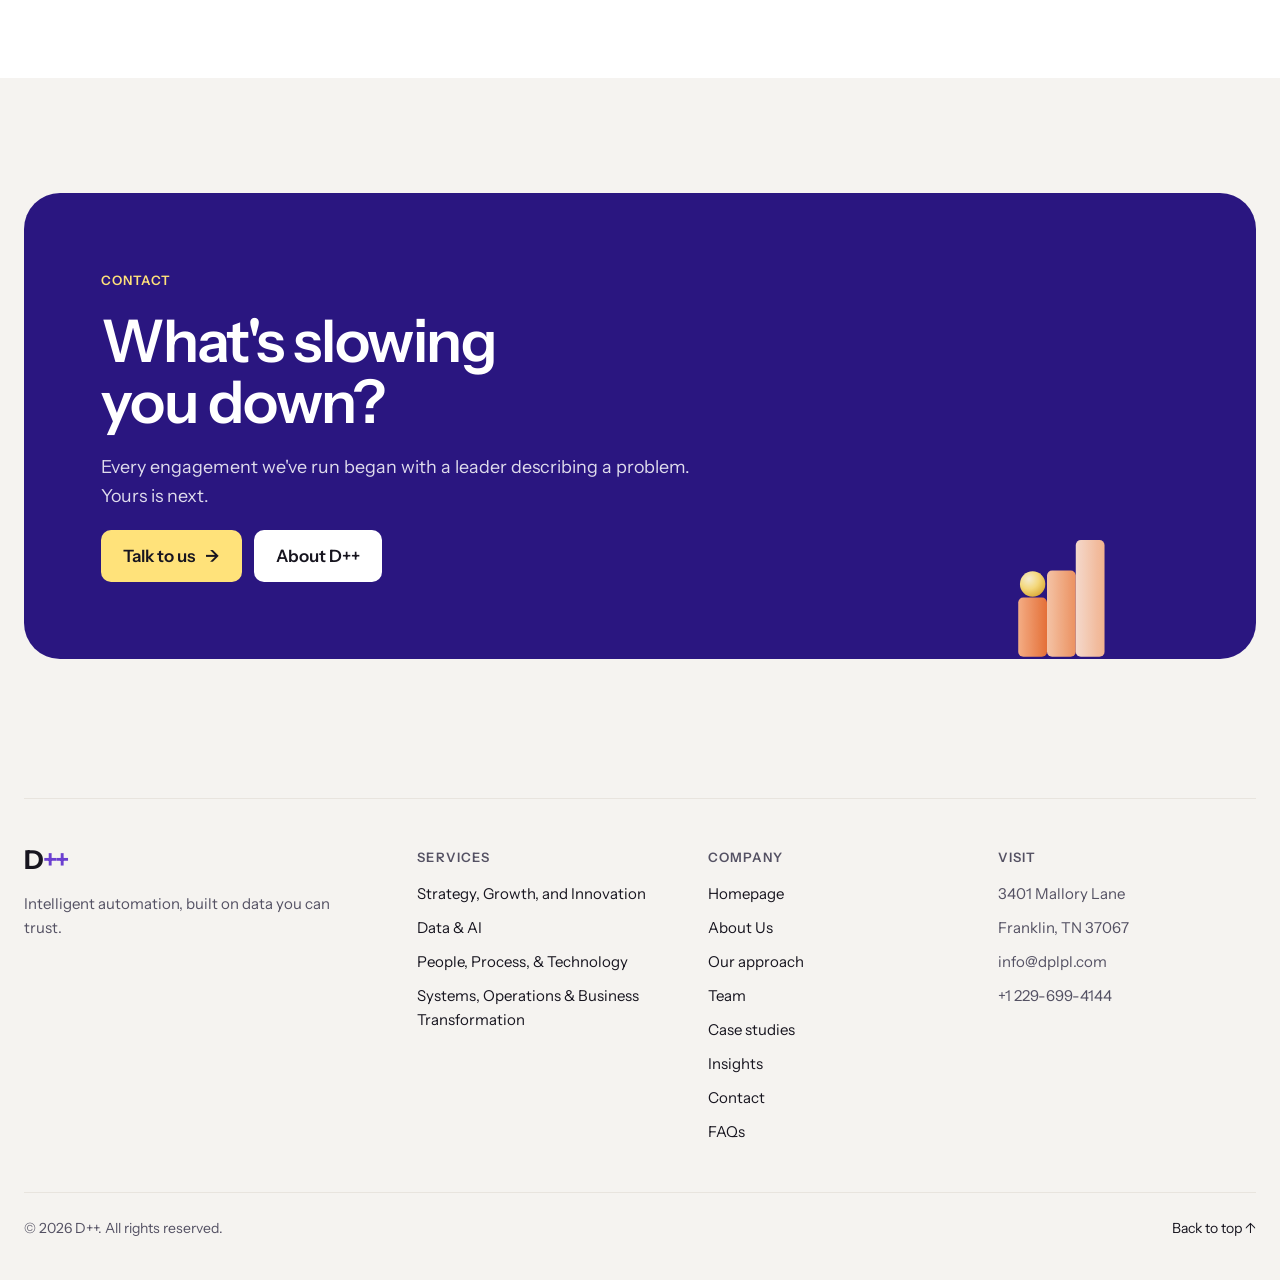
<file: dplpl-site/services.html>
<!doctype html>
<html lang="en">
<head>
<meta charset="utf-8">
<meta name="viewport" content="width=device-width, initial-scale=1, viewport-fit=cover">
<title>D++ Services</title>
<meta name="description" content="D++ services across four lines: Strategy, Innovation & Growth; Data & AI; Systems, Operations & Business Transformation; People, Process & Technology.">
<link rel="preconnect" href="https://fonts.googleapis.com">
<link rel="preconnect" href="https://fonts.gstatic.com" crossorigin>
<link rel="stylesheet" href="https://fonts.googleapis.com/css2?family=Instrument+Sans:wght@400;500;600;700&display=swap">
<link rel="stylesheet" href="assets/css/styles.css">
</head>
<body class="page-services">

<!-- Shared gradients for the clay illustrations on this page -->
<svg width="0" height="0" style="position:absolute" aria-hidden="true" focusable="false">
  <defs>
    <radialGradient id="bViolet" cx=".35" cy=".3" r=".8"><stop offset="0" stop-color="#D2B6FF"/><stop offset=".5" stop-color="#7B3FF2"/><stop offset="1" stop-color="#4520AE"/></radialGradient>
    <radialGradient id="bYellow" cx=".35" cy=".3" r=".8"><stop offset="0" stop-color="#FFF8D6"/><stop offset=".5" stop-color="#FFE27A"/><stop offset="1" stop-color="#E2AE2C"/></radialGradient>
    <radialGradient id="bPink" cx=".35" cy=".3" r=".8"><stop offset="0" stop-color="#FFE0F3"/><stop offset=".5" stop-color="#F59AD3"/><stop offset="1" stop-color="#C45A9F"/></radialGradient>
    <radialGradient id="bOrange" cx=".35" cy=".3" r=".8"><stop offset="0" stop-color="#FFD9BD"/><stop offset=".5" stop-color="#FF975A"/><stop offset="1" stop-color="#D45E24"/></radialGradient>
    <radialGradient id="bSky" cx=".35" cy=".3" r=".8"><stop offset="0" stop-color="#EAF4FF"/><stop offset=".5" stop-color="#8EC5FF"/><stop offset="1" stop-color="#4A82D6"/></radialGradient>
    <linearGradient id="cyl" x1="0" y1="0" x2="1" y2="0"><stop offset="0" stop-color="#F4EEFF"/><stop offset=".55" stop-color="#CDB5FF"/><stop offset="1" stop-color="#9A76EE"/></linearGradient>
    <linearGradient id="bar1" x1="0" y1="0" x2="1" y2="0"><stop offset="0" stop-color="#FFB585"/><stop offset="1" stop-color="#EF7534"/></linearGradient>
    <linearGradient id="bar2" x1="0" y1="0" x2="1" y2="0"><stop offset="0" stop-color="#FFCDA8"/><stop offset="1" stop-color="#F6985E"/></linearGradient>
    <linearGradient id="bar3" x1="0" y1="0" x2="1" y2="0"><stop offset="0" stop-color="#FFE4D0"/><stop offset="1" stop-color="#FCBB8F"/></linearGradient>
  </defs>
</svg>

<!-- =====================================================================
     SITE HEADER (shared across pages). aria-current marks this page.
     ===================================================================== -->
<header class="site-header" id="siteHeader">
  <nav class="nav-bar" aria-label="Main">
    <a class="logo" href="index.html" aria-label="D++ homepage">D<span>++</span></a>

    <ul class="nav-links" id="navLinks">
      <li><a class="nav-link" href="about.html">About Us</a></li>
      <li><a class="nav-link" href="team.html">Team</a></li>
      <li class="has-menu">
        <a class="nav-link" aria-current="page" href="services.html">Services</a>
        <button class="menu-caret" aria-expanded="false" aria-controls="menuServices" aria-label="Show service lines">
          <svg width="12" height="12" viewBox="0 0 12 12" aria-hidden="true"><path d="M2.5 4.5l3.5 3.5 3.5-3.5" fill="none" stroke="currentColor" stroke-width="1.6" stroke-linecap="round" stroke-linejoin="round"/></svg>
        </button>
        <div class="mega" id="menuServices">
          <a href="service-strategy.html" class="mega-item"><i class="chip chip--peach"></i><b>Strategy, Growth, and Innovation</b><span>Move past inertia and make new ideas real</span></a>
          <a href="service-data-ai.html" class="mega-item"><i class="chip chip--lilac"></i><b>Data &amp; AI</b><span>Governed data first, then applied AI</span></a>
          <a href="service-people.html" class="mega-item"><i class="chip chip--pink"></i><b>People, Process, &amp; Technology</b><span>Equip leaders to drive lasting change</span></a>
          <a href="service-systems.html" class="mega-item"><i class="chip chip--sky"></i><b>Systems, Operations &amp; Business Transformation</b><span>Build the systems to get where you're going</span></a>
        </div>
      </li>
      <li><a class="nav-link" href="case-studies.html">Case Studies</a></li>
      <li><a class="nav-link" href="blog.html">Insights</a></li>
      <li><a class="nav-link" href="contact.html">Contact</a></li>
      <li><a class="nav-link" href="faqs.html">FAQs</a></li>
    </ul>

    <div class="nav-actions">
      <a class="btn btn--dark btn--sm" href="contact.html#start">Talk to us</a>
      <button class="nav-toggle" id="navToggle" aria-label="Open menu" aria-expanded="false" aria-controls="navLinks"><span></span><span></span></button>
    </div>
  </nav>
</header>

<main id="svcPage">

<!-- =====================================================================
     SERVICES FOLD 1 — HERO WITH SERVICE-LINE SELECTOR
     Clay-style "D++ for [service line ▾]". Each .svc-variant holds one
     line's headline, body, button and visual. The page opens the line
     named in the link (#strategy, #data-ai, #systems, #people).
     ===================================================================== -->
<section class="svc-hero" aria-labelledby="svcHeroTitle">
  <div class="wrap">
    <nav class="crumbs" aria-label="Breadcrumb"><a href="index.html">Homepage</a><span aria-hidden="true">/</span><span aria-current="page">Services</span></nav>

    <div class="svc-hero-grid">
      <div class="svc-hero-copy">
        <div class="picker" id="picker">
          <span class="picker-label">D++ for</span>
          <button class="picker-btn" id="pickerBtn" aria-haspopup="listbox" aria-expanded="false" aria-controls="pickerList">
            <i class="chip" id="pickerChip"></i><span id="pickerText">Strategy, Innovation &amp; Growth</span>
            <svg width="14" height="14" viewBox="0 0 12 12" aria-hidden="true"><path d="M2.5 4.5l3.5 3.5 3.5-3.5" fill="none" stroke="currentColor" stroke-width="1.6" stroke-linecap="round" stroke-linejoin="round"/></svg>
          </button>
          <ul class="picker-list" id="pickerList" role="listbox" aria-label="Service line">
            <li role="option" data-line="strategy" aria-selected="true"><i class="chip chip--peach"></i>Strategy, Innovation &amp; Growth</li>
            <li role="option" data-line="data-ai" aria-selected="false"><i class="chip chip--lilac"></i>Data &amp; AI</li>
            <li role="option" data-line="systems" aria-selected="false"><i class="chip chip--sky"></i>Systems, Operations &amp; Business Transformation</li>
            <li role="option" data-line="people" aria-selected="false"><i class="chip chip--pink"></i>People, Process &amp; Technology</li>
          </ul>
        </div>

        <!-- V1 -->
        <div class="svc-variant" data-line="strategy" data-name="Strategy, Innovation &amp; Growth" data-chip="peach">
          <h1 class="svc-title" id="svcHeroTitle">Turn bold ambition into strategy your enterprise can deliver.</h1>
          <p class="lead">Boards approve plans their processes and technology cannot yet carry. We build the strategy and the execution plan together: a funded portfolio with clear owners, measured on results rather than activity.</p>
          <div class="hero-actions"><a class="btn btn--dark" href="contact.html#start">Talk to a strategy lead <span class="arr" aria-hidden="true">→</span></a><a class="btn btn--ghost" href="service-strategy.html">Explore this service</a></div>
        </div>
        <!-- V2 -->
        <div class="svc-variant" data-line="data-ai" data-name="Data &amp; AI" data-chip="lilac" hidden>
          <h1 class="svc-title">Turn the data you already hold into decisions you can act on.</h1>
          <p class="lead">Most enterprises have more data than they can use and more pilots than they can scale. We build governed foundations first, then put AI into production where it creates measurable value.</p>
          <div class="hero-actions"><a class="btn btn--dark" href="contact.html#start">Talk to a data and AI lead <span class="arr" aria-hidden="true">→</span></a><a class="btn btn--ghost" href="service-data-ai.html">Explore this service</a></div>
        </div>
        <!-- V3 -->
        <div class="svc-variant" data-line="systems" data-name="Systems, Operations &amp; Business Transformation" data-chip="sky" hidden>
          <h1 class="svc-title">Build systems that let your organization scale with confidence.</h1>
          <p class="lead">Transformation rarely falters at launch. It fails months later, through brittle design and platforms that cannot keep pace with demand. We build for the business you are becoming, not only the one you run today.</p>
          <div class="hero-actions"><a class="btn btn--dark" href="contact.html#start">Talk to an operations lead <span class="arr" aria-hidden="true">→</span></a><a class="btn btn--ghost" href="service-systems.html">Explore this service</a></div>
        </div>
        <!-- V4 -->
        <div class="svc-variant" data-line="people" data-name="People, Process &amp; Technology" data-chip="pink" hidden>
          <h1 class="svc-title">Make change part of the fabric of your organization.</h1>
          <p class="lead">The hardest part of transformation is rarely the technology. We embed with your teams, build lasting capability, and pass the baton when your organization is ready to operate, innovate and grow on its own.</p>
          <div class="hero-actions"><a class="btn btn--dark" href="contact.html#start">Talk to a transformation lead <span class="arr" aria-hidden="true">→</span></a><a class="btn btn--ghost" href="service-people.html">Explore this service</a></div>
        </div>
      </div>

      <!-- Hero visual: one "board" per line (like Clay's territory map). Cards are illustrative. -->
      <div class="board-wrap">
        <div class="board" id="board" data-line="strategy">
          <div class="board-grid" aria-hidden="true"></div>
          <span class="board-hub" aria-hidden="true">D<b>++</b></span>
          <svg class="board-lines" viewBox="0 0 100 100" preserveAspectRatio="none" aria-hidden="true"><path d="M27 30 L50 52 L73 26 M50 52 L50 78" fill="none" stroke="currentColor" stroke-width=".5" stroke-dasharray="1.5 1.5" vector-effect="non-scaling-stroke"/></svg>

          <div class="board-set" data-line="strategy">
            <div class="b-card b-card--a"><span class="b-tag" style="--c:#FFB585">Initiative</span><b>Growth thesis</b><span class="b-meta">Owner: Strategy office</span><span class="b-bar"><i style="--w:72%"></i></span><span class="b-pill">Funded · On track</span></div>
            <div class="b-card b-card--b"><span class="b-tag" style="--c:#FFB585">Initiative</span><b>Cost to serve</b><span class="b-meta">Owner: Operations</span><span class="b-bar"><i style="--w:54%"></i></span><span class="b-pill">Funded · On track</span></div>
            <div class="b-card b-card--c"><span class="b-tag" style="--c:#FFB585">Initiative</span><b>AI from pilot to scale</b><span class="b-meta">Owner: Data &amp; technology</span><span class="b-bar"><i style="--w:38%"></i></span><span class="b-pill">Measured on results</span></div>
          </div>
          <div class="board-set" data-line="data-ai" hidden>
            <div class="b-card b-card--a"><span class="b-tag" style="--c:#B98CFF">Sources</span><b>CRM · ERP · EHR</b><span class="b-meta">Unified into one data core</span><span class="b-bar"><i style="--w:100%"></i></span><span class="b-pill">Governed</span></div>
            <div class="b-card b-card--b"><span class="b-tag" style="--c:#B98CFF">Model</span><b>Demand forecast</b><span class="b-meta">Agreed success measure</span><span class="b-bar"><i style="--w:82%"></i></span><span class="b-pill">In production</span></div>
            <div class="b-card b-card--c"><span class="b-tag" style="--c:#B98CFF">Agent</span><b>Intake triage</b><span class="b-meta">Every action recorded</span><span class="b-bar"><i style="--w:64%"></i></span><span class="b-pill">People approve judgment calls</span></div>
          </div>
          <div class="board-set" data-line="systems" hidden>
            <div class="b-card b-card--a"><span class="b-tag" style="--c:#8EC5FF">Value stream</span><b>Order to cash</b><span class="b-meta">Mapped end to end</span><span class="b-bar"><i style="--w:68%"></i></span><span class="b-pill">Time lost found</span></div>
            <div class="b-card b-card--b"><span class="b-tag" style="--c:#8EC5FF">Release</span><b>Pipeline automated</b><span class="b-meta">Cloud and on-premise</span><span class="b-bar"><i style="--w:90%"></i></span><span class="b-pill">Routine, not a risk</span></div>
            <div class="b-card b-card--c"><span class="b-tag" style="--c:#8EC5FF">Platform</span><b>Built in stages</b><span class="b-meta">Business keeps running</span><span class="b-bar"><i style="--w:46%"></i></span><span class="b-pill">Scales with demand</span></div>
          </div>
          <div class="board-set" data-line="people" hidden>
            <div class="b-card b-card--a"><span class="b-tag" style="--c:#F59AD3">Center of excellence</span><b>Data &amp; analytics</b><span class="b-meta">A lasting home for expertise</span><span class="b-bar"><i style="--w:60%"></i></span><span class="b-pill">Staffed</span></div>
            <div class="b-card b-card--b"><span class="b-tag" style="--c:#F59AD3">Adoption</span><b>New ways of working</b><span class="b-meta">Measured, not just delivered</span><span class="b-bar"><i style="--w:76%"></i></span><span class="b-pill">Rising</span></div>
            <div class="b-card b-card--c"><span class="b-tag" style="--c:#F59AD3">Handover</span><b>Ready to run on its own</b><span class="b-meta">Teams trained and coached</span><span class="b-bar"><i style="--w:88%"></i></span><span class="b-pill">Baton passed</span></div>
          </div>
        </div>
        <p class="board-note">Illustrative example</p>
      </div>
    </div>
  </div>
</section>

<!-- =====================================================================
     SERVICES FOLD 2 — LOGO STRIP: "Trusted by leaders at"
     Names are set as text until approved logo files are supplied.
     The list is written twice so the drift loops seamlessly.
     ===================================================================== -->
<section class="logo-strip" aria-labelledby="logosTitle">
  <p class="logo-strip-title" id="logosTitle">Trusted by leaders at</p>
  <div class="logo-rail">
    <div class="logo-track">
      <span class="lm lm--trilliant">trilliant health</span><span class="lm lm--anthem">Anthem</span><span class="lm lm--compassus">COMPASSUS</span><span class="lm lm--meinhardt">MEINHARDT</span><span class="lm lm--monogram">monogram health</span><span class="lm lm--cubhub">Statewise</span><span class="lm lm--trilliant">Team Blue</span><span class="lm lm--compassus">ROSEN</span><span class="lm lm--cubhub">IVORA AI</span><span class="lm lm--meinhardt">CONXAI</span><span class="lm lm--monogram">DesignX Solutions</span>
      <span class="lm lm--trilliant" aria-hidden="true">trilliant health</span><span class="lm lm--anthem" aria-hidden="true">Anthem</span><span class="lm lm--compassus" aria-hidden="true">COMPASSUS</span><span class="lm lm--meinhardt" aria-hidden="true">MEINHARDT</span><span class="lm lm--monogram" aria-hidden="true">monogram health</span><span class="lm lm--cubhub" aria-hidden="true">Statewise</span><span class="lm lm--trilliant" aria-hidden="true">Team Blue</span><span class="lm lm--compassus" aria-hidden="true">ROSEN</span><span class="lm lm--cubhub" aria-hidden="true">IVORA AI</span><span class="lm lm--meinhardt" aria-hidden="true">CONXAI</span><span class="lm lm--monogram" aria-hidden="true">DesignX Solutions</span>
    </div>
  </div>
</section>

<!-- =====================================================================
     SERVICES FOLD 3 — WHAT WE DO
     Line tabs stay in sync with the hero selector. Inside a line, the
     services auto-advance like Clay's feature tabs; click one to pick it.
     The right panel types out the service's opening line.
     ===================================================================== -->
<section class="section section--white" id="what-we-do" aria-labelledby="wwdTitle">
  <div class="wrap">
    <div class="section-head">
      <span class="eyebrow reveal">Services</span>
      <h2 class="h2 reveal" style="--d:1" id="wwdTitle">What we do</h2>
    </div>

    <div class="line-tabs reveal" style="--d:2" role="tablist" aria-label="Service line" id="lineTabs">
      <button role="tab" data-line="strategy" aria-selected="true"><i class="chip chip--peach"></i>Strategy, Growth, and Innovation</button>
      <button role="tab" data-line="data-ai" aria-selected="false"><i class="chip chip--lilac"></i>Data &amp; AI</button>
      <button role="tab" data-line="systems" aria-selected="false"><i class="chip chip--sky"></i>Systems, Operations, &amp; Business Transformation</button>
      <button role="tab" data-line="people" aria-selected="false"><i class="chip chip--pink"></i>People, Process &amp; Technology</button>
    </div>

    <div class="wwd reveal" style="--d:3">
      <div class="wwd-lists">
        <!-- Strategy, Growth, and Innovation -->
        <ol class="svc-list" data-line="strategy">
          <li><button class="svc-item" aria-expanded="true"><span class="svc-name">Corporate strategy</span><i class="svc-prog"></i></button><p>Where should we compete, and how will we win there? We help leadership teams answer both, then translate the answer into a three-to-five-year strategy and annual plans the business can execute.</p></li>
          <li><button class="svc-item" aria-expanded="false"><span class="svc-name">Growth strategy</span><i class="svc-prog"></i></button><p>Where will the next 20% come from? We find the distinctive data and capabilities that set you apart and build a growth thesis on them, with clear bets and the metrics to judge them.</p></li>
          <li><button class="svc-item" aria-expanded="false"><span class="svc-name">AI-led transformation</span><i class="svc-prog"></i></button><p>Most AI programs start with technology. Ours start with the P&amp;L. We identify where AI will drive growth, efficiency and scale, then sequence the investments to deliver it.</p></li>
          <li><button class="svc-item" aria-expanded="false"><span class="svc-name">Organizational strategy</span><i class="svc-prog"></i></button><p>Strategy fails when no one owns it. We define who owns each outcome, the mix of skills it will take, and whether your organization is ready to carry the change.</p></li>
          <li><button class="svc-item" aria-expanded="false"><span class="svc-name">Operational excellence and execution</span><i class="svc-prog"></i></button><p>We turn the roadmap into a portfolio of funded projects with clear owners, then work in short sprints to deliver it, measured on results rather than activity.</p></li>
        </ol>
        <!-- Data & AI -->
        <ol class="svc-list" data-line="data-ai" hidden>
          <li><button class="svc-item" aria-expanded="true"><span class="svc-name">Data strategy and governance</span><i class="svc-prog"></i></button><p>Can your leaders trust the numbers in front of them? We assess how complete, accurate and consistent your data is, then build the governance that keeps one version of the truth.</p></li>
          <li><button class="svc-item" aria-expanded="false"><span class="svc-name">Analytics and decision intelligence</span><i class="svc-prog"></i></button><p>Analysis only matters if it changes a decision. We review how your organization uses data to decide, and design the architecture that puts insight at the point of decision.</p></li>
          <li><button class="svc-item" aria-expanded="false"><span class="svc-name">Applied AI and intelligent automation</span><i class="svc-prog"></i></button><p>We identify where AI adds value, agree how success will be measured, and deploy predictive models, language models and automation that hold up in production.</p></li>
          <li><button class="svc-item" aria-expanded="false"><span class="svc-name">AI engineering and agentic systems</span><i class="svc-prog"></i></button><p>We build agents that complete real business tasks. Each one has a defined role, access permissions and a record of every action, with people approving the decisions that need judgment.</p></li>
          <li><button class="svc-item" aria-expanded="false"><span class="svc-name">Security, privacy and compliance</span><i class="svc-prog"></i></button><p>Would your data, systems, models and processes hold up under audit? We build controls into the architecture from day one, so you can scale AI without adding regulatory risk.</p></li>
        </ol>
        <!-- Systems, Operations, & Business Transformation -->
        <ol class="svc-list" data-line="systems" hidden>
          <li><button class="svc-item" aria-expanded="true"><span class="svc-name">Value stream assessment</span><i class="svc-prog"></i></button><p>What are your primary value streams, and how are they really performing? We map them end to end, measure them, and show where time, cost and quality are lost.</p></li>
          <li><button class="svc-item" aria-expanded="false"><span class="svc-name">Operational readiness</span><i class="svc-prog"></i></button><p>Can your operating model carry the transformation you are planning? We test it before you commit, and close the gaps that would stall the program in its middle months.</p></li>
          <li><button class="svc-item" aria-expanded="false"><span class="svc-name">Platforms, tools and systems</span><i class="svc-prog"></i></button><p>We examine how your business processes are tied to the technology you run today, and where those ties will break as demand grows.</p></li>
          <li><button class="svc-item" aria-expanded="false"><span class="svc-name">Operational and technology transformation</span><i class="svc-prog"></i></button><p>We design future-state value streams and the technology beneath them, then build both in stages, so the business keeps running throughout.</p></li>
          <li><button class="svc-item" aria-expanded="false"><span class="svc-name">Cloud platforms and production engineering</span><i class="svc-prog"></i></button><p>Secure cloud and on-premise infrastructure, automated release pipelines and MLOps that make every release routine rather than a risk.</p></li>
        </ol>
        <!-- People, Process & Technology -->
        <ol class="svc-list" data-line="people" hidden>
          <li><button class="svc-item" aria-expanded="true"><span class="svc-name">Center of excellence design</span><i class="svc-prog"></i></button><p>We organize centers of excellence around your products and service lines, giving expertise a lasting home and freeing delivery from depending on a few specialists.</p></li>
          <li><button class="svc-item" aria-expanded="false"><span class="svc-name">Process excellence and automation</span><i class="svc-prog"></i></button><p>We apply lean and Six Sigma methods where they pay off, redesign the process with the people who run it, and automate what should be automated.</p></li>
          <li><button class="svc-item" aria-expanded="false"><span class="svc-name">Design-thinking innovation</span><i class="svc-prog"></i></button><p>Empathy-led discovery, rapid prototyping and build. We test ideas cheaply with real users before your organization invests in building them at scale.</p></li>
          <li><button class="svc-item" aria-expanded="false"><span class="svc-name">Capability building and change management</span><i class="svc-prog"></i></button><p>Technology changes in a release; habits change over months. We train and coach your teams to carry the work forward, and measure adoption, not just delivery.</p></li>
        </ol>
      </div>

      <!-- Right panel: brief card for the selected service -->
      <div class="wwd-panel" id="wwdPanel" data-line="strategy" aria-hidden="true">
        <svg class="wwd-art" viewBox="0 0 200 150">
          <ellipse cx="100" cy="140" rx="70" ry="7" fill="#17151F" opacity=".08"/>
          <g class="art-bob"><circle cx="60" cy="58" r="22" fill="url(#bYellow)"/></g>
          <g class="art-bob art-bob--b"><rect x="92" y="34" width="38" height="38" rx="9" fill="url(#bPink)" transform="rotate(14 111 53)"/></g>
          <g class="art-bob art-bob--c"><circle cx="150" cy="78" r="16" fill="url(#bViolet)"/></g>
          <rect x="54" y="98" width="26" height="40" rx="5" fill="url(#bar1)"/><rect x="82" y="84" width="26" height="54" rx="5" fill="url(#bar2)"/><rect x="110" y="70" width="26" height="68" rx="5" fill="url(#bar3)"/>
        </svg>
        <div class="brief">
          <div class="brief-head"><span class="logo logo--sm">D<span>++</span></span><b id="briefLine">Strategy, Growth, and Innovation</b><span class="brief-count" id="briefCount">1 / 5</span></div>
          <p class="brief-name" id="briefName">Corporate strategy</p>
          <p class="brief-type" id="briefType">Where should we compete, and how will we win there?</p>
          <div class="brief-foot">
            <a class="inline-link" id="briefPage" href="service-strategy.html">Explore this service line <span class="arr">→</span></a>
            <a class="inline-link" id="briefFaq" href="faqs.html#strategy">FAQs for this line <span class="arr">→</span></a>
            <a class="inline-link" href="index.html#reviews">Read client reviews <span class="arr">→</span></a>
            <a class="inline-link" href="contact.html#start">Talk to us <span class="arr">→</span></a>
          </div>
        </div>
      </div>
    </div>
  </div>
</section>

<!-- =====================================================================
     SERVICES FOLD 4 — CASE STUDY (PLACEHOLDER)
     Wireframe: Clay's case study card. Placeholder until a real D++ case
     study is supplied; it will link to the Case Studies page.
     ===================================================================== -->
<section class="section section--soft" aria-labelledby="caseTitle">
  <div class="wrap">
    <article class="case-card reveal">
      <div class="case-art" aria-hidden="true">
        <svg viewBox="0 0 400 340">
          <ellipse cx="200" cy="300" rx="130" ry="16" fill="#3A1FB8" opacity=".25"/>
          <g class="art-bob"><circle cx="200" cy="160" r="110" fill="url(#bViolet)"/><text x="200" y="190" text-anchor="middle" font-family="Instrument Sans, sans-serif" font-weight="700" font-size="92" fill="#FFFFFF" letter-spacing="-4">D<tspan fill="#FFE27A">++</tspan></text></g>
        </svg>
      </div>
      <div class="case-copy">
        <span class="rev-tag">Placeholder · Case study</span>
        <h2 class="h2" id="caseTitle">Lorem ipsum dolor</h2>
        <p>This card is a placeholder for a case study. Lorem ipsum dolor sit amet, consectetur adipiscing elit, sed do eiusmod tempor incididunt ut labore et dolore magna aliqua.</p>
        <blockquote>"Ut enim ad minim veniam, quis nostrud exercitation ullamco laboris nisi ut aliquip ex ea commodo consequat."</blockquote>
        <a class="btn btn--dark" href="case-studies.html">Read the case study <span class="arr" aria-hidden="true">→</span></a>
      </div>
    </article>
  </div>
</section>

<!-- =====================================================================
     SERVICES FOLD 5 — HOW WE WORK WITH YOU (five-step timeline)
     Click a step, or let it play when it scrolls into view.
     ===================================================================== -->
<section class="section section--white" id="how-we-work" aria-labelledby="howTitle">
  <div class="wrap">
    <div class="section-head">
      <span class="eyebrow reveal">Engagement model</span>
      <h2 class="h2 reveal" style="--d:1" id="howTitle">How we work with you</h2>
      <p class="lead reveal" style="--d:2">Every engagement starts small and specific: one question, one baseline, one number to move. We prove value first, then scale with a team accountable for the outcome.</p>
    </div>

    <div class="steps reveal" style="--d:3" id="steps">
      <div class="steps-track" aria-hidden="true"><i class="steps-fill" id="stepsFill"></i><i class="steps-ball" id="stepsBall"></i></div>
      <ol class="steps-list">
        <li><button class="step" aria-pressed="true"><span class="step-num">01</span><span class="step-title">Frame the challenge</span></button></li>
        <li><button class="step" aria-pressed="false"><span class="step-num">02</span><span class="step-title">Focused first engagement</span></button></li>
        <li><button class="step" aria-pressed="false"><span class="step-num">03</span><span class="step-title">Proven value</span></button></li>
        <li><button class="step" aria-pressed="false"><span class="step-num">04</span><span class="step-title">Embedded team</span></button></li>
        <li><button class="step" aria-pressed="false"><span class="step-num">05</span><span class="step-title">Scale and hand over</span></button></li>
      </ol>
    </div>
    <p class="steps-foot reveal"><a class="inline-link" href="about.html#values">The values behind every engagement <span class="arr" aria-hidden="true">→</span></a></p>
  </div>
</section>

<!-- =====================================================================
     SERVICES FOLD 6 — CLOSING CTA (links to Contact and About)
     ===================================================================== -->
<section class="section section--soft contact" aria-labelledby="svcCtaTitle">
  <div class="wrap">
    <div class="contact-card svc-cta reveal">
      <div class="contact-copy">
        <span class="eyebrow eyebrow--light">Contact</span>
        <h2 class="h1" id="svcCtaTitle">What's slowing you down?</h2>
        <p class="lead">Every engagement we've run began with a leader describing a problem. Yours is next.</p>
        <div class="hero-actions">
          <a class="btn btn--yellow" href="contact.html#start">Talk to us <span class="arr" aria-hidden="true">→</span></a>
          <a class="btn btn--white" href="about.html">About D++</a>
        </div>
      </div>
      <svg class="contact-art" viewBox="0 0 260 200" aria-hidden="true">
        <rect x="70" y="120" width="34" height="70" rx="6" fill="url(#bar1)"/>
        <rect x="104" y="88" width="34" height="102" rx="6" fill="url(#bar2)"/>
        <rect x="138" y="52" width="34" height="138" rx="6" fill="url(#bar3)"/>
        <g class="art-bob"><circle cx="87" cy="104" r="15" fill="url(#bYellow)"/></g>
      </svg>
    </div>
  </div>
</section>

</main>

<!-- =====================================================================
     SITE FOOTER (shared across pages)
     ===================================================================== -->
<footer class="site-footer">
  <div class="wrap">
    <div class="foot-grid">
      <div class="foot-brand">
        <a class="logo logo--light" href="index.html">D<span>++</span></a>
        <p>Intelligent automation, built on data you can trust.</p>
      </div>
      <div>
        <h3>Services</h3>
        <ul>
          <li><a href="service-strategy.html">Strategy, Growth, and Innovation</a></li>
          <li><a href="service-data-ai.html">Data &amp; AI</a></li>
          <li><a href="service-people.html">People, Process, &amp; Technology</a></li>
          <li><a href="service-systems.html">Systems, Operations &amp; Business Transformation</a></li>
        </ul>
      </div>
      <div>
        <h3>Company</h3>
        <ul>
          <li><a href="index.html">Homepage</a></li>
          <li><a href="about.html">About Us</a></li>
          <li><a href="about.html#values">Our approach</a></li>
          <li><a href="team.html">Team</a></li>
          <li><a href="case-studies.html">Case studies</a></li>
          <li><a href="blog.html">Insights</a></li>
          <li><a href="contact.html">Contact</a></li>
          <li><a href="faqs.html">FAQs</a></li>
        </ul>
      </div>
      <div>
        <h3>Visit</h3>
        <ul class="foot-plain">
          <li>3401 Mallory Lane</li>
          <li>Franklin, TN 37067</li>
          <li>info@dplpl.com</li>
          <li>+1 229-699-4144</li>
        </ul>
      </div>
    </div>
    <div class="foot-bottom"><span>© 2026 D++. All rights reserved.</span><a href="#siteHeader">Back to top ↑</a></div>
  </div>
</footer>

<div class="toast" id="toast" role="status" aria-live="polite"></div>

<script src="assets/js/main.js"></script>
</body>
</html>
</file>
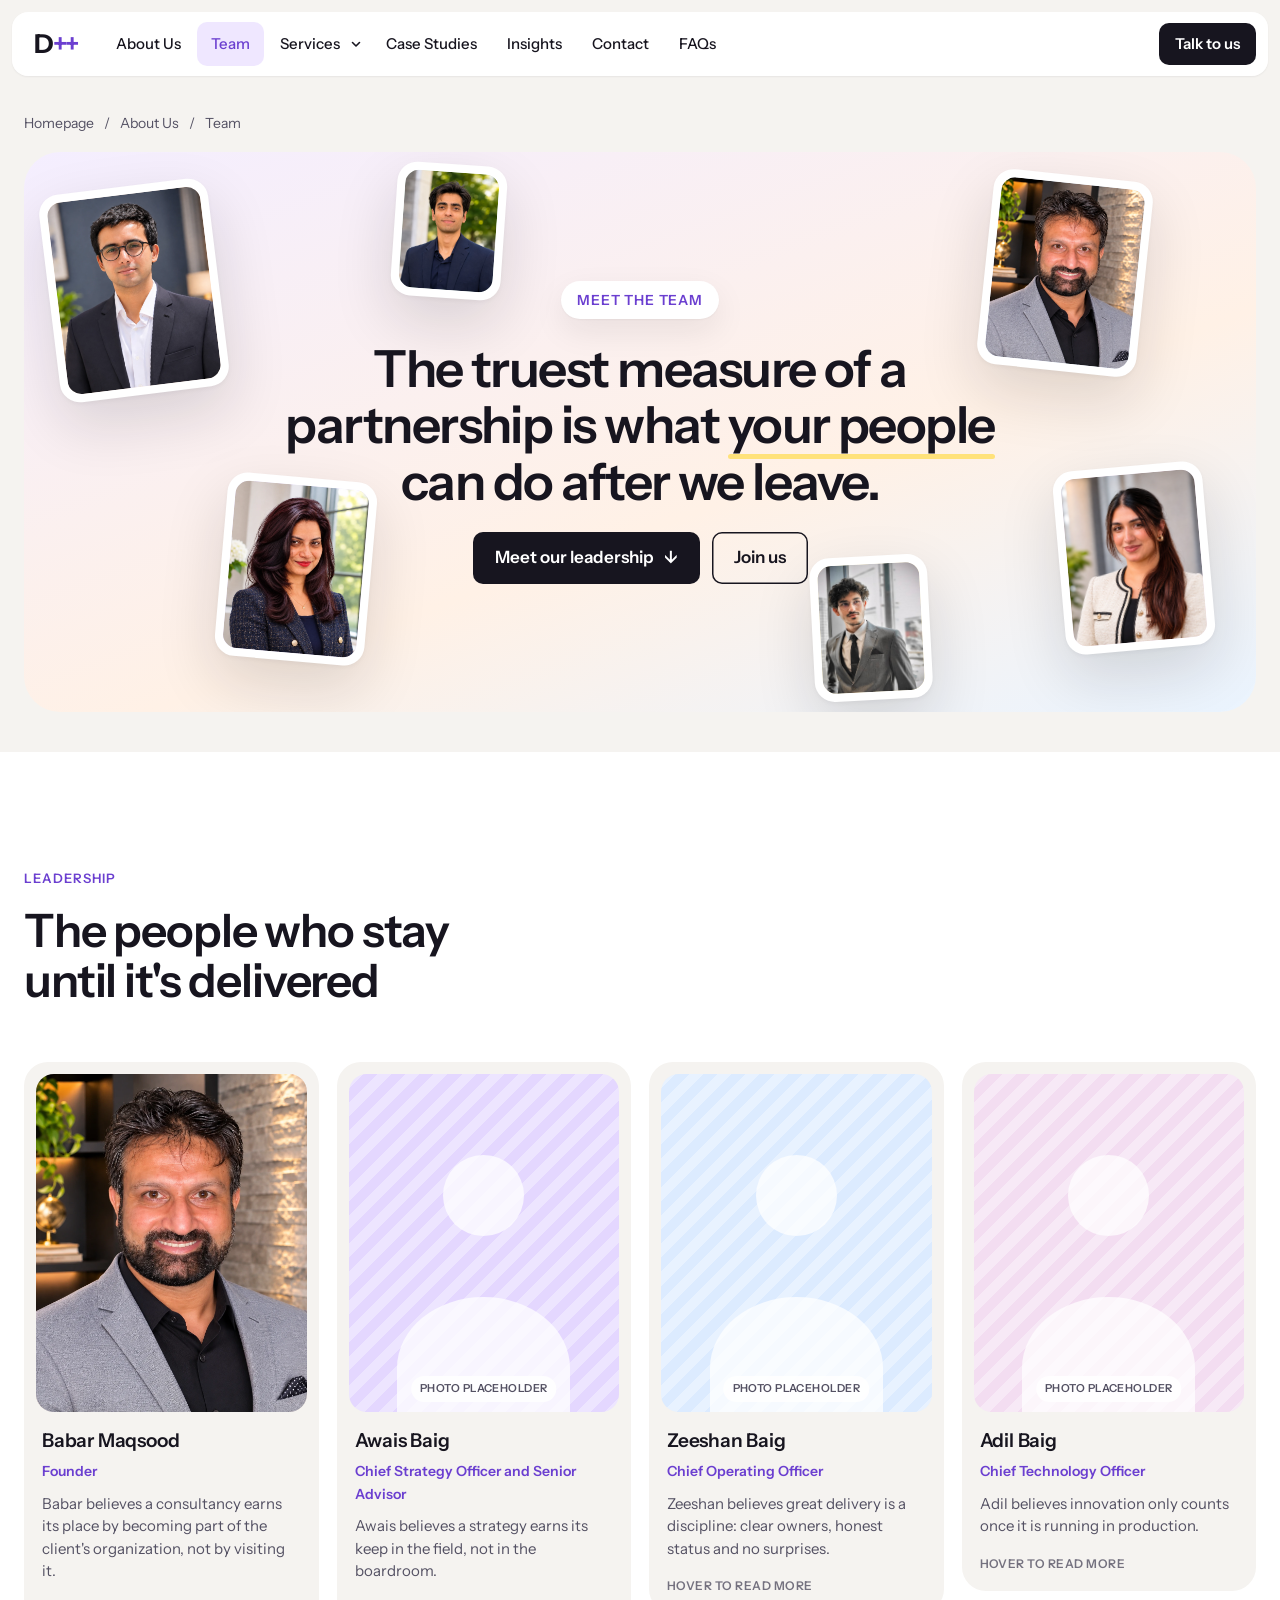
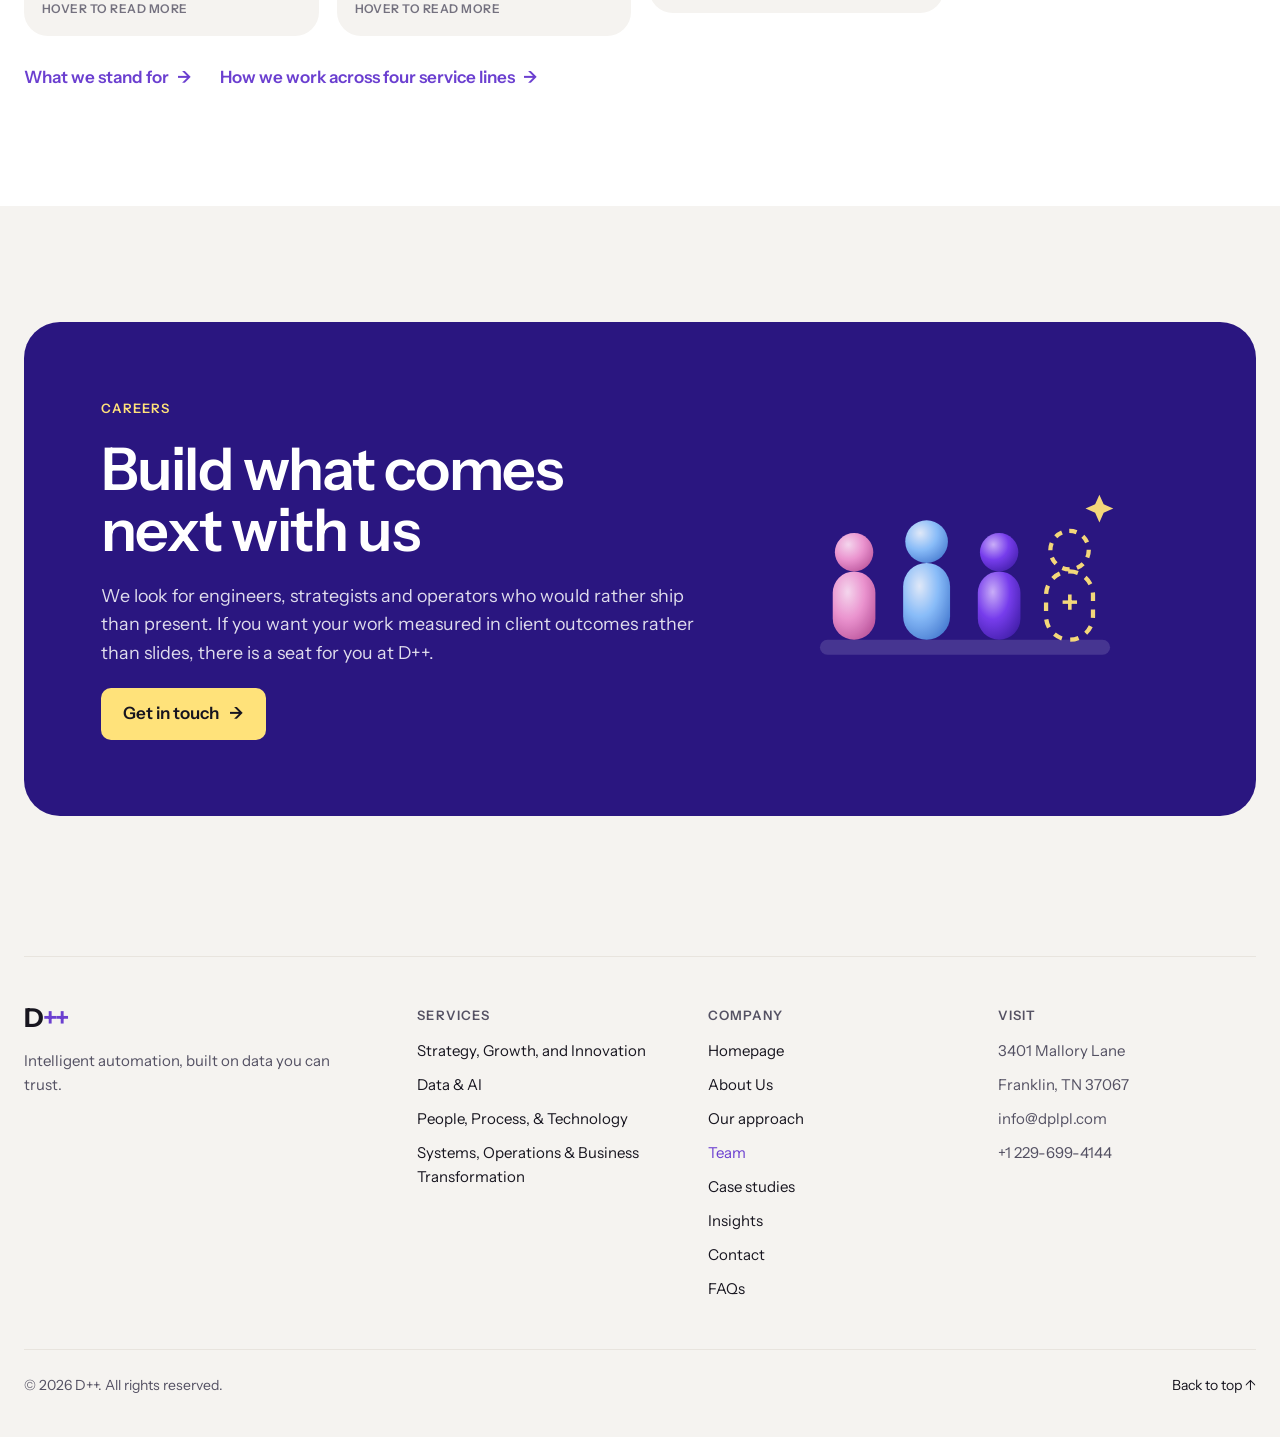
<file: dplpl-site/team.html>
<!doctype html>
<html lang="en">
<head>
<meta charset="utf-8">
<meta name="viewport" content="width=device-width, initial-scale=1, viewport-fit=cover">
<title>Meet the team | D++</title>
<meta name="description" content="Meet the D++ leadership team. The truest measure of a partnership is what your people can do after we leave.">
<link rel="preconnect" href="https://fonts.googleapis.com">
<link rel="preconnect" href="https://fonts.gstatic.com" crossorigin>
<link rel="stylesheet" href="https://fonts.googleapis.com/css2?family=Instrument+Sans:wght@400;500;600;700&display=swap">
<link rel="stylesheet" href="assets/css/styles.css">
</head>
<body class="page-team">

<!-- =====================================================================
     SITE HEADER (shared across pages). aria-current marks this page.
     ===================================================================== -->
<header class="site-header" id="siteHeader">
  <nav class="nav-bar" aria-label="Main">
    <a class="logo" href="index.html" aria-label="D++ homepage">D<span>++</span></a>
    <ul class="nav-links" id="navLinks">
      <li><a class="nav-link" href="about.html">About Us</a></li>
      <li><a class="nav-link" href="team.html" aria-current="page">Team</a></li>
      <li class="has-menu">
        <a class="nav-link" href="services.html">Services</a>
        <button class="menu-caret" aria-expanded="false" aria-controls="menuServices" aria-label="Show service lines">
          <svg width="12" height="12" viewBox="0 0 12 12" aria-hidden="true"><path d="M2.5 4.5l3.5 3.5 3.5-3.5" fill="none" stroke="currentColor" stroke-width="1.6" stroke-linecap="round" stroke-linejoin="round"/></svg>
        </button>
        <div class="mega" id="menuServices">
          <a href="service-strategy.html" class="mega-item"><i class="chip chip--peach"></i><b>Strategy, Growth, and Innovation</b><span>Move past inertia and make new ideas real</span></a>
          <a href="service-data-ai.html" class="mega-item"><i class="chip chip--lilac"></i><b>Data &amp; AI</b><span>Governed data first, then applied AI</span></a>
          <a href="service-people.html" class="mega-item"><i class="chip chip--pink"></i><b>People, Process, &amp; Technology</b><span>Equip leaders to drive lasting change</span></a>
          <a href="service-systems.html" class="mega-item"><i class="chip chip--sky"></i><b>Systems, Operations &amp; Business Transformation</b><span>Build the systems to get where you're going</span></a>
        </div>
      </li>
      <li><a class="nav-link" href="case-studies.html">Case Studies</a></li>
      <li><a class="nav-link" href="blog.html">Insights</a></li>
      <li><a class="nav-link" href="contact.html">Contact</a></li>
      <li><a class="nav-link" href="faqs.html">FAQs</a></li>
    </ul>
    <div class="nav-actions">
      <a class="btn btn--dark btn--sm" href="contact.html#start">Talk to us</a>
      <button class="nav-toggle" id="navToggle" aria-label="Open menu" aria-expanded="false" aria-controls="navLinks"><span></span><span></span></button>
    </div>
  </nav>
</header>

<main>

<!-- =====================================================================
     TEAM FOLD 1 — HERO
     Clay-careers style: the headline sits in the middle of a drifting
     collage of team photos. Every frame is a PHOTO PLACEHOLDER: to use a
     real photo, put an <img src="assets/img/team/....jpg" alt="..."> inside
     the .photo-ph element (the placeholder art hides automatically).
     ===================================================================== -->
<section class="team-hero" aria-labelledby="teamTitle">
  <div class="wrap">
    <nav class="crumbs" aria-label="Breadcrumb"><a href="index.html">Homepage</a><span aria-hidden="true">/</span><a href="about.html">About Us</a><span aria-hidden="true">/</span><span aria-current="page">Team</span></nav>
    <div class="team-stage">
      <!-- floating collage of team photo placeholders -->
      <div class="collage" aria-hidden="true">
        <figure class="c-frame" style="--x:2%;--y:6%;--r:-7deg;--w:170px;--bg:#FFE6D6;--dl:0s"><div class="photo-ph"><img src="assets/img/team/hero-1.webp" alt="" loading="eager"><span class="ph-label">Team photo</span></div></figure>
        <figure class="c-frame" style="--x:16%;--y:58%;--r:5deg;--w:150px;--bg:#E4D7FF;--dl:-2s"><div class="photo-ph"><img src="assets/img/team/hero-2.webp" alt="" loading="eager"><span class="ph-label">Team photo</span></div></figure>
        <figure class="c-frame" style="--x:78%;--y:4%;--r:6deg;--w:160px;--bg:#DCEBFF;--dl:-1s"><div class="photo-ph"><img src="assets/img/team/hero-4.webp" alt="" loading="eager"><span class="ph-label">Team photo</span></div></figure>
        <figure class="c-frame" style="--x:84%;--y:56%;--r:-5deg;--w:150px;--bg:#F3DDF1;--dl:-3s"><div class="photo-ph"><img src="assets/img/team/hero-3.webp" alt="" loading="eager"><span class="ph-label">Team photo</span></div></figure>
        <figure class="c-frame c-frame--sm" style="--x:64%;--y:72%;--r:-3deg;--w:118px;--bg:#FFF2C2;--dl:-1.5s"><div class="photo-ph"><img src="assets/img/team/hero-6.jpg" alt="" loading="eager"><span class="ph-label">Team photo</span></div></figure>
        <figure class="c-frame c-frame--sm" style="--x:30%;--y:2%;--r:4deg;--w:110px;--bg:#DDF3E8;--dl:-2.5s"><div class="photo-ph"><img src="assets/img/team/hero-5.webp" alt="" loading="eager"><span class="ph-label">Team photo</span></div></figure>
      </div>
      <div class="team-hero-copy">
        <h1 class="team-pill reveal" id="teamTitle">Meet the team</h1>
        <p class="team-headline reveal" style="--d:1">The truest measure of a partnership is what <span class="ul">your people</span> can do after we leave.</p>
        <div class="hero-actions team-actions reveal" style="--d:3">
          <a class="btn btn--dark" href="#leadership">Meet our leadership <span class="arr" aria-hidden="true">↓</span></a>
          <a class="btn btn--ghost" href="#join">Join us</a>
        </div>
      </div>
    </div>
  </div>
</section>

<!-- =====================================================================
     TEAM FOLD 2 — LEADERSHIP
     Each card shows photo, name, title and belief line. Hover (or tap,
     or Enter) flips it to the detailed description.
     PHOTO PLACEHOLDERS: add <img src="assets/img/team/NAME.jpg" alt="NAME">
     inside each .photo-ph to replace the placeholder.
     ===================================================================== -->
<section class="section section--white" id="leadership" aria-labelledby="leadTitle">
  <div class="wrap">
    <div class="section-head">
      <span class="eyebrow reveal">Leadership</span>
      <h2 class="h2 reveal" style="--d:1" id="leadTitle">The people who stay until it's delivered</h2>
    </div>

    <ul class="leaders">
      <li class="leader reveal" style="--card-bg:#FFE6D6;--d:0">
        <button class="leader-card" aria-expanded="false" aria-label="Babar Maqsood, Founder. Show more about Babar">
          <span class="leader-front">
            <span class="photo-ph photo-ph--lg" data-person="Babar Maqsood"><img src="assets/img/team/babar-maqsood.webp" alt="Babar Maqsood"><span class="ph-label">Photo placeholder</span></span>
            <span class="leader-meta">
              <b class="leader-name">Babar Maqsood</b>
              <span class="leader-title">Founder</span>
              <span class="leader-belief">Babar believes a consultancy earns its place by becoming part of the client's organization, not by visiting it.</span>
            </span>
            <span class="leader-hint" aria-hidden="true">Hover to read more</span>
          </span>
          <span class="leader-back">
            <b class="leader-name">Babar Maqsood</b>
            <span class="leader-title">Founder</span>
            <span class="leader-bio">Babar Maqsood is the founder of D++, where he leads a global consulting practice that helps enterprises turn data and AI into measurable results. He works alongside leadership teams in healthcare, energy and industry to frame the problems worth solving, then stays with them through the build. A serial entrepreneur, Babar also advises early-stage and mid-size companies on growth, technology strategy and building the teams to sustain both.</span>
          </span>
        </button>
      </li>
      <li class="leader reveal" style="--card-bg:#E4D7FF;--d:1">
        <button class="leader-card" aria-expanded="false" aria-label="Awais Baig, Chief Strategy Officer and Senior Advisor. Show more about Awais">
          <span class="leader-front">
            <span class="photo-ph photo-ph--lg" data-person="Awais Baig"><span class="ph-label">Photo placeholder</span></span>
            <span class="leader-meta">
              <b class="leader-name">Awais Baig</b>
              <span class="leader-title">Chief Strategy Officer and Senior Advisor</span>
              <span class="leader-belief">Awais believes a strategy earns its keep in the field, not in the boardroom.</span>
            </span>
            <span class="leader-hint" aria-hidden="true">Hover to read more</span>
          </span>
          <span class="leader-back">
            <b class="leader-name">Awais Baig</b>
            <span class="leader-title">Chief Strategy Officer and Senior Advisor</span>
            <span class="leader-bio">Awais Baig is Chief Strategy Officer and Senior Advisor at D++, where he helps shape the firm's direction and advises clients on the decisions that set theirs. He brings more than two decades of global leadership experience across several verticals of the energy and oil and gas sector, and the operator's view that comes with it: a strategy is only as good as its performance in the field.</span>
          </span>
        </button>
      </li>
      <li class="leader reveal" style="--card-bg:#DCEBFF;--d:2">
        <button class="leader-card" aria-expanded="false" aria-label="Zeeshan Baig, Chief Operating Officer. Show more about Zeeshan">
          <span class="leader-front">
            <span class="photo-ph photo-ph--lg" data-person="Zeeshan Baig"><span class="ph-label">Photo placeholder</span></span>
            <span class="leader-meta">
              <b class="leader-name">Zeeshan Baig</b>
              <span class="leader-title">Chief Operating Officer</span>
              <span class="leader-belief">Zeeshan believes great delivery is a discipline: clear owners, honest status and no surprises.</span>
            </span>
            <span class="leader-hint" aria-hidden="true">Hover to read more</span>
          </span>
          <span class="leader-back">
            <b class="leader-name">Zeeshan Baig</b>
            <span class="leader-title">Chief Operating Officer</span>
            <span class="leader-bio">Zeeshan Baig is Chief Operating Officer of D++, where he leads how the firm operates and delivers for its clients. He brings more than two decades of senior technology and operational leadership across the service industry and the public sector, environments where reliability, accountability and clear ownership are not optional.</span>
          </span>
        </button>
      </li>
      <li class="leader reveal" style="--card-bg:#F3DDF1;--d:3">
        <button class="leader-card" aria-expanded="false" aria-label="Adil Baig, Chief Technology Officer. Show more about Adil">
          <span class="leader-front">
            <span class="photo-ph photo-ph--lg" data-person="Adil Baig"><span class="ph-label">Photo placeholder</span></span>
            <span class="leader-meta">
              <b class="leader-name">Adil Baig</b>
              <span class="leader-title">Chief Technology Officer</span>
              <span class="leader-belief">Adil believes innovation only counts once it is running in production.</span>
            </span>
            <span class="leader-hint" aria-hidden="true">Hover to read more</span>
          </span>
          <span class="leader-back">
            <b class="leader-name">Adil Baig</b>
            <span class="leader-title">Chief Technology Officer</span>
            <span class="leader-bio">Adil Baig is Chief Technology Officer of D++, where he leads the engineering behind the systems D++ builds with its clients. He brings more than a decade of senior technology development and innovation roles at global companies known for moving fast. His focus is simple: getting new ideas out of prototype and into production.</span>
          </span>
        </button>
      </li>
    </ul>
    <div class="section-foot reveal">
      <a class="inline-link" href="about.html#values">What we stand for <span class="arr" aria-hidden="true">→</span></a>
      <a class="inline-link" href="services.html">How we work across four service lines <span class="arr" aria-hidden="true">→</span></a>
    </div>
  </div>
</section>

<!-- =====================================================================
     TEAM FOLD 3 — BUILD WHAT COMES NEXT WITH US (careers call to action)
     ===================================================================== -->
<section class="section section--soft contact" id="join" aria-labelledby="joinTitle">
  <div class="wrap">
    <div class="contact-card svc-cta join-card reveal">
      <div class="contact-copy">
        <span class="eyebrow eyebrow--light">Careers</span>
        <h2 class="h1" id="joinTitle">Build what comes next with us</h2>
        <p class="lead">We look for engineers, strategists and operators who would rather ship than present. If you want your work measured in client outcomes rather than slides, there is a seat for you at D++.</p>
        <div class="hero-actions">
          <a class="btn btn--yellow" href="contact.html#start">Get in touch <span class="arr" aria-hidden="true">→</span></a>
        </div>
      </div>
      <!-- Engineers, strategists and operators: three figures, one empty seat that keeps inviting -->
      <svg class="contact-art join-art" viewBox="0 0 300 220" aria-hidden="true">
        <defs>
          <radialGradient id="jPink" cx=".35" cy=".3" r=".8"><stop offset="0" stop-color="#FFE0F3"/><stop offset=".5" stop-color="#F59AD3"/><stop offset="1" stop-color="#C45A9F"/></radialGradient>
          <radialGradient id="jSky" cx=".35" cy=".3" r=".8"><stop offset="0" stop-color="#EAF4FF"/><stop offset=".5" stop-color="#8EC5FF"/><stop offset="1" stop-color="#4A82D6"/></radialGradient>
          <radialGradient id="jYellow" cx=".35" cy=".3" r=".8"><stop offset="0" stop-color="#FFF8D6"/><stop offset=".5" stop-color="#FFE27A"/><stop offset="1" stop-color="#E2AE2C"/></radialGradient>
          <radialGradient id="jViolet" cx=".35" cy=".3" r=".8"><stop offset="0" stop-color="#D2B6FF"/><stop offset=".5" stop-color="#7B3FF2"/><stop offset="1" stop-color="#4520AE"/></radialGradient>
        </defs>
        <rect x="14" y="176" width="272" height="14" rx="7" fill="#FFFFFF" fill-opacity=".14"/>
        <g class="art-bob"><rect x="26" y="112" width="40" height="64" rx="20" fill="url(#jPink)"/><circle cx="46" cy="94" r="18" fill="url(#jPink)"/></g>
        <g class="art-bob art-bob--b"><rect x="92" y="104" width="44" height="72" rx="22" fill="url(#jSky)"/><circle cx="114" cy="84" r="20" fill="url(#jSky)"/></g>
        <g class="art-bob art-bob--c"><rect x="162" y="112" width="40" height="64" rx="20" fill="url(#jViolet)"/><circle cx="182" cy="94" r="18" fill="url(#jViolet)"/></g>
        <!-- the open seat -->
        <g class="seat">
          <rect x="226" y="112" width="44" height="64" rx="22" fill="none" stroke="#FFE27A" stroke-width="4" stroke-dasharray="8 8"/>
          <circle cx="248" cy="92" r="18" fill="none" stroke="#FFE27A" stroke-width="4" stroke-dasharray="7 7"/>
          <text x="248" y="152" text-anchor="middle" font-family="Instrument Sans, sans-serif" font-weight="700" font-size="30" fill="#FFE27A">+</text>
        </g>
        <path class="twinkle" d="M276 40 l4 9 l9 4 l-9 4 l-4 9 l-4 -9 l-9 -4 l9 -4 z" fill="#FFE27A" style="--dl:-.4s"/>
      </svg>
    </div>
  </div>
</section>

</main>

<!-- =====================================================================
     SITE FOOTER (shared across pages)
     ===================================================================== -->
<footer class="site-footer">
  <div class="wrap">
    <div class="foot-grid">
      <div class="foot-brand">
        <a class="logo logo--light" href="index.html">D<span>++</span></a>
        <p>Intelligent automation, built on data you can trust.</p>
      </div>
      <div>
        <h3>Services</h3>
        <ul>
          <li><a href="service-strategy.html">Strategy, Growth, and Innovation</a></li>
          <li><a href="service-data-ai.html">Data &amp; AI</a></li>
          <li><a href="service-people.html">People, Process, &amp; Technology</a></li>
          <li><a href="service-systems.html">Systems, Operations &amp; Business Transformation</a></li>
        </ul>
      </div>
      <div>
        <h3>Company</h3>
        <ul>
          <li><a href="index.html">Homepage</a></li>
          <li><a href="about.html">About Us</a></li>
          <li><a href="about.html#values">Our approach</a></li>
          <li><a href="team.html" aria-current="page">Team</a></li>
          <li><a href="case-studies.html">Case studies</a></li>
          <li><a href="blog.html">Insights</a></li>
          <li><a href="contact.html">Contact</a></li>
          <li><a href="faqs.html">FAQs</a></li>
        </ul>
      </div>
      <div>
        <h3>Visit</h3>
        <ul class="foot-plain">
          <li>3401 Mallory Lane</li>
          <li>Franklin, TN 37067</li>
          <li>info@dplpl.com</li>
          <li>+1 229-699-4144</li>
        </ul>
      </div>
    </div>
    <div class="foot-bottom"><span>© 2026 D++. All rights reserved.</span><a href="#siteHeader">Back to top ↑</a></div>
  </div>
</footer>

<div class="toast" id="toast" role="status" aria-live="polite"></div>

<script src="assets/js/main.js"></script>
</body>
</html>
</file>
<file: dplpl-site/assets/css/styles.css>
/* =====================================================================
   D++ — site styles
   Layout idea: Clay-style — an illustrated full-bleed hero with the
   headline on the ground, a floating white nav, a drifting proof wall,
   then alternating white / soft sections with product-style demos and
   colourful rounded cards.

   Sections in this file:
     1. Tokens          5. Proof wall      9.  Contact
     2. Base            6. Problem demo    10. Footer
     3. Components      7. Solution cards  11. Motion + reduced motion
     4. Header + Hero   8. Reviews
   ===================================================================== */

/* 1. TOKENS ------------------------------------------------------------ */
:root {
  color-scheme: light;

  /* Colour */
  --white: #FFFFFF;
  --soft: #F5F3F0;          /* Clay-like warm grey section ground */
  --line: #E8E4DE;
  --ink: #17151F;
  --ink-2: #545163;
  --violet: #6B3FD0;        /* brand accent */
  --violet-hover: #5631B3;
  --violet-tint: #EFE7FF;
  --night: #24137A;         /* hero ground, matches bottom of the SVG */
  --deep: #2A1680;          /* contact card */
  --yellow: #FFE27A;        /* primary CTA, like Clay's lime */
  --yellow-hover: #FFD447;
  --peach: #FFE6D6;
  --lilac: #E4D7FF;
  --sky: #DCEBFF;
  --pink: #F3DDF1;

  /* Type */
  --font: "Instrument Sans", ui-sans-serif, system-ui, -apple-system, "Segoe UI", sans-serif;
  --fs-hero: clamp(44px, 5.8vw, 88px);
  --fs-h1: clamp(40px, 4.6vw, 68px);
  --fs-h2: clamp(32px, 3.6vw, 52px);
  --fs-h3: clamp(22px, 1.9vw, 28px);
  --fs-lead: clamp(17px, 1.4vw, 20px);
  --fs-body: 17px;
  --fs-small: 14px;

  /* Layout */
  --container: 1240px;
  --gutter: 24px;
  --section-pad: clamp(80px, 9vw, 128px);

  /* Shape */
  --r-sm: 10px;
  --r-md: 16px;
  --r-lg: 24px;
  --r-xl: 36px;
  --shadow: 0 1px 2px rgba(23, 21, 31, .04), 0 12px 32px rgba(23, 21, 31, .08);
  --shadow-lg: 0 2px 4px rgba(23, 21, 31, .04), 0 24px 60px rgba(23, 21, 31, .14);

  /* Motion */
  --ease: cubic-bezier(.2, .7, .2, 1);
}

/* 2. BASE -------------------------------------------------------------- */
*, *::before, *::after { box-sizing: border-box; }
html { scroll-behavior: smooth; scroll-padding-top: 96px; }
body {
  margin: 0;
  background: var(--white);
  color: var(--ink);
  font-family: var(--font);
  font-size: var(--fs-body);
  line-height: 1.6;
  -webkit-font-smoothing: antialiased;
  overflow-x: hidden;
}
h1, h2, h3, p, figure, blockquote { margin: 0; }
h1, h2, h3 { font-weight: 600; letter-spacing: -0.025em; text-wrap: balance; }
img, svg { max-width: 100%; }
a { color: var(--violet); }
button { font: inherit; }
[hidden] { display: none !important; }
:focus-visible { outline: 3px solid var(--violet); outline-offset: 3px; border-radius: 8px; }

.wrap {
  max-width: calc(var(--container) + 2 * var(--gutter));
  margin: 0 auto;
  padding-left: max(var(--gutter), env(safe-area-inset-left, 0px));
  padding-right: max(var(--gutter), env(safe-area-inset-right, 0px));
}
@media (max-width: 640px) { :root { --gutter: 16px; } }

.h1 { font-size: var(--fs-h1); line-height: 1.04; }
.h2 { font-size: var(--fs-h2); line-height: 1.08; }
.h3 { font-size: var(--fs-h3); line-height: 1.2; }
.lead { font-size: var(--fs-lead); line-height: 1.6; color: var(--ink-2); max-width: 62ch; }
.eyebrow {
  display: inline-block; font-size: 13px; font-weight: 600; letter-spacing: .08em;
  text-transform: uppercase; color: var(--violet);
}
.eyebrow--light { color: var(--yellow); }

.section { padding-block: var(--section-pad); }
.section--white { background: var(--white); }
.section--soft { background: var(--soft); }
.section-head { display: grid; gap: 18px; max-width: 760px; margin-bottom: 56px; }
.section-head--center { margin-inline: auto; text-align: center; justify-items: center; }

/* 3. COMPONENTS -------------------------------------------------------- */
.btn {
  display: inline-flex; align-items: center; justify-content: center; gap: 10px;
  min-height: 52px; padding: 0 22px; border-radius: var(--r-sm); border: 0;
  font-size: 17px; font-weight: 600; text-decoration: none; cursor: pointer; white-space: nowrap;
  transition: background-color .2s, color .2s, transform .2s var(--ease), box-shadow .2s;
}
.btn:active { transform: scale(.97); }
.btn .arr { transition: transform .25s var(--ease); }
.btn:hover .arr { transform: translateX(4px); }
.btn--sm { min-height: 42px; padding: 0 16px; font-size: 15px; }
.btn--block { width: 100%; }
.btn--white { background: var(--white); color: var(--ink); }
.btn--white:hover { background: var(--violet-tint); }
.btn--yellow { background: var(--yellow); color: var(--ink); }
.btn--yellow:hover { background: var(--yellow-hover); box-shadow: 0 8px 24px rgba(255, 212, 71, .35); }
.btn--dark { background: var(--ink); color: var(--white); }
.btn--dark:hover { background: var(--violet); color: var(--white); }
.btn--violet { background: var(--violet); color: var(--white); }
.btn--violet:hover { background: var(--violet-hover); color: var(--white); }
.btn--violet:disabled { opacity: .75; cursor: progress; }

.round-btn {
  width: 52px; height: 52px; border-radius: 50%; border: 1.5px solid var(--line);
  background: var(--white); color: var(--ink); display: grid; place-items: center; cursor: pointer;
  transition: background-color .2s, border-color .2s, color .2s;
}
.round-btn:hover { background: var(--ink); border-color: var(--ink); color: var(--white); }

.chip { display: inline-block; width: 12px; height: 12px; border-radius: 4px; flex: none; }
.chip--peach { background: #FFB585; }
.chip--lilac { background: #B98CFF; }
.chip--sky { background: #8EC5FF; }
.chip--pink { background: #F59AD3; }

.logo {
  white-space: nowrap;
  font-weight: 700; font-size: 26px; letter-spacing: -0.04em; color: var(--ink);
  text-decoration: none; line-height: 1;
}
.logo span { color: var(--violet); }
.logo--sm { font-size: 18px; }
.logo--light, .logo--light span { color: var(--white); }

.tags { display: flex; flex-wrap: wrap; gap: 8px; list-style: none; padding: 0; margin: 0; }
.tags li {
  font-size: var(--fs-small); line-height: 1; padding: 9px 13px; border-radius: 999px;
  background: rgba(255, 255, 255, .7); color: var(--ink);
}

.toast {
  position: fixed; left: 50%; bottom: calc(24px + env(safe-area-inset-bottom, 0px)); z-index: 100;
  transform: translate(-50%, 16px); opacity: 0; pointer-events: none;
  background: var(--ink); color: var(--white); padding: 12px 20px; border-radius: 12px;
  font-size: 15px; font-weight: 500; transition: opacity .3s, transform .3s var(--ease);
  max-width: calc(100% - 32px); text-align: center;
}
.toast.show { opacity: 1; transform: translate(-50%, 0); }

/* 4. HEADER + HERO ----------------------------------------------------- */
.site-header {
  position: fixed; z-index: 50; left: 0; right: 0;
  top: calc(env(safe-area-inset-top, 0px) + 12px);
  padding-left: max(12px, env(safe-area-inset-left, 0px));
  padding-right: max(12px, env(safe-area-inset-right, 0px));
  pointer-events: none;
}
.nav-bar {
  pointer-events: auto; position: relative;
  max-width: 1400px; margin: 0 auto; height: 64px; padding: 0 12px 0 22px;
  display: flex; align-items: center; gap: 24px;
  background: rgba(255, 255, 255, .94); border-radius: var(--r-md);
  backdrop-filter: blur(14px); -webkit-backdrop-filter: blur(14px);
  box-shadow: 0 1px 2px rgba(23, 21, 31, .06);
  transition: box-shadow .3s;
}
.site-header.scrolled .nav-bar { box-shadow: var(--shadow); }
.nav-links { display: flex; align-items: center; gap: 2px; list-style: none; margin: 0; padding: 0; }
.nav-link {
  display: inline-flex; align-items: center; gap: 6px; padding: 10px 14px; border-radius: 10px;
  color: var(--ink); text-decoration: none; font-size: 15px; font-weight: 500;
  background: none; border: 0; cursor: pointer; transition: background-color .2s;
}
.nav-link:hover { background: var(--soft); color: var(--ink); }
.nav-actions { margin-left: auto; display: flex; align-items: center; gap: 8px; }
.nav-mobile-only { display: none; }

.has-menu { position: relative; display: flex; align-items: center; }
.has-menu > .nav-link { padding-right: 6px; }
.menu-caret { display: grid; place-items: center; width: 28px; height: 36px; margin-left: -4px; padding: 0; border: 0; border-radius: 8px; background: none; color: var(--ink); cursor: pointer; }
.menu-caret:hover { background: var(--soft); }
.has-menu svg { transition: transform .25s; }
.mega {
  position: absolute; top: calc(100% + 10px); left: -8px; width: 560px;
  display: grid; grid-template-columns: 1fr 1fr; gap: 4px; padding: 10px;
  background: var(--white); border-radius: var(--r-md); box-shadow: var(--shadow-lg);
  opacity: 0; visibility: hidden; transform: translateY(-6px);
  transition: opacity .2s, transform .25s var(--ease), visibility .2s;
}
.has-menu:hover .mega, .has-menu:focus-within .mega, .has-menu.open .mega { opacity: 1; visibility: visible; transform: none; }
.has-menu:hover svg, .has-menu.open svg { transform: rotate(180deg); }
.mega-item {
  display: grid; grid-template-columns: auto 1fr; gap: 2px 12px; align-items: center;
  padding: 14px; border-radius: 12px; text-decoration: none; color: var(--ink);
  transition: background-color .2s;
}
.mega-item:hover { background: var(--soft); color: var(--ink); }
.mega-item b { font-size: 15px; font-weight: 600; line-height: 1.3; }
.mega-item span { grid-column: 2; font-size: 13px; line-height: 1.4; color: var(--ink-2); }

.nav-toggle { display: none; width: 42px; height: 42px; border-radius: 10px; border: 0; background: var(--soft); cursor: pointer; padding: 0; }
.nav-toggle span { display: block; width: 18px; height: 2px; margin: 4px auto; background: var(--ink); transition: transform .25s; }
.nav-toggle[aria-expanded="true"] span:first-child { transform: translateY(3px) rotate(45deg); }
.nav-toggle[aria-expanded="true"] span:last-child { transform: translateY(-3px) rotate(-45deg); }

@media (max-width: 1023px) {
  .nav-toggle { display: block; }
  .nav-desktop-only { display: none; }
  .nav-mobile-only { display: block; }
  .nav-links {
    position: absolute; top: calc(100% + 8px); left: 0; right: 0;
    flex-direction: column; align-items: stretch; gap: 0; padding: 8px;
    background: var(--white); border-radius: var(--r-md); box-shadow: var(--shadow-lg);
    max-height: calc(100vh - 110px); overflow-y: auto;
  }
  .nav-links:not(.open) { display: none; }
  .nav-link { width: 100%; justify-content: space-between; padding: 14px; }
  .mega { position: static; width: auto; grid-template-columns: 1fr; box-shadow: none; padding: 0 0 8px; display: none; opacity: 1; visibility: visible; transform: none; }
  .has-menu.open .mega { display: grid; }
  .has-menu { flex-wrap: wrap; }
  .has-menu > .nav-link { flex: 1; width: auto; }
  .menu-caret { width: 44px; height: 44px; }
  .mega { flex-basis: 100%; }
}
@media (max-width: 420px) { .nav-actions .btn { display: none; } }

.hero {
  position: relative; overflow: hidden; isolation: isolate;
  background: var(--night); color: var(--white);
  min-height: clamp(720px, 62vw, 940px);
  display: flex; align-items: flex-end;
  border-radius: 0 0 var(--r-xl) var(--r-xl);
}
.hero-scene { position: absolute; inset: 0; z-index: -1; }
.scene { width: 100%; height: 100%; display: block; }
.hero-scene::after {
  content: ""; position: absolute; inset: auto 0 0; height: 40%;
  background: linear-gradient(to bottom, rgba(36, 19, 122, 0), rgba(36, 19, 122, .55));
  pointer-events: none;
}
.hero-content {
  width: 100%; padding-block: 0 clamp(120px, 10vw, 150px);
  display: grid; grid-template-columns: minmax(0, 1.35fr) minmax(0, 1fr); gap: 48px; align-items: end;
}
.hero-title { font-size: var(--fs-hero); line-height: .98; letter-spacing: -0.04em; font-weight: 600; max-width: 13ch; }
.hero-title-sub { display: block; }
.hero-side { display: grid; gap: 24px; padding-bottom: 6px; }
.hero-lead { font-size: var(--fs-lead); line-height: 1.55; color: rgba(255, 255, 255, .92); max-width: 46ch; }
.hero-actions { display: flex; flex-wrap: wrap; gap: 12px; }

@media (max-width: 900px) {
  .hero { display: block; min-height: 0; }
  .hero-scene { position: relative; inset: auto; height: 440px; z-index: 0; }
  .hero-scene::after { display: none; }
  .hero-content { grid-template-columns: 1fr; gap: 24px; padding-block: 8px 120px; position: relative; z-index: 1; }
}

/* 5. PROOF WALL -------------------------------------------------------- */
.proof { position: relative; z-index: 2; margin-top: -72px; padding-bottom: 24px; }
.proof-card {
  max-width: 1400px; margin: 0 auto;
  margin-left: max(12px, env(safe-area-inset-left, 0px)); margin-right: max(12px, env(safe-area-inset-right, 0px));
  background: var(--soft); border-radius: var(--r-xl); padding: 44px 0 40px; overflow: hidden;
}
@media (min-width: 1424px) { .proof-card { margin-inline: auto; } }
.proof-intro { text-align: center; font-size: clamp(18px, 1.6vw, 22px); line-height: 1.45; padding: 0 20px 32px; }
.proof-intro b { color: var(--violet); }
.wall { display: grid; gap: 14px; mask-image: linear-gradient(90deg, transparent, #000 8%, #000 92%, transparent); -webkit-mask-image: linear-gradient(90deg, transparent, #000 8%, #000 92%, transparent); }
.wall-row { overflow: hidden; }
.wall-track { display: flex; gap: 14px; width: max-content; }
.tile {
  position: relative; flex: none; height: 104px; padding: 0 28px;
  display: flex; align-items: center; gap: 22px;
  background: var(--white); border-radius: var(--r-md); color: var(--ink); text-decoration: none;
  transition: transform .3s var(--ease), box-shadow .3s;
}
a.tile:hover { transform: translateY(-3px); box-shadow: var(--shadow); color: var(--ink); }
.tile--quote { width: 520px; }
.tile--stat { flex-direction: row; gap: 12px; }
.tile--stat b { font-size: 34px; letter-spacing: -0.03em; color: var(--violet); }
.tile--stat span { font-size: 11px; line-height: 1.25; font-weight: 600; text-transform: uppercase; letter-spacing: .06em; color: var(--ink-2); }
.mark { font-size: 24px; white-space: nowrap; color: #3E3B4A; flex: none; }
.mark--serif { font-family: Georgia, "Times New Roman", serif; font-style: italic; font-weight: 400; }
.mark--caps { font-weight: 700; text-transform: uppercase; letter-spacing: .06em; font-size: 20px; }
.mark--tight { font-weight: 700; letter-spacing: -0.05em; font-size: 28px; }
.mark--wide { font-weight: 500; letter-spacing: .02em; }
.snip { font-size: 14px; line-height: 1.45; color: var(--ink-2); }
.ext { position: absolute; top: 10px; right: 12px; font-style: normal; font-size: 14px; color: var(--ink-2); }
@media (max-width: 640px) {
  .tile { height: 88px; padding: 0 20px; }
  .tile--quote { width: 380px; }
  .mark { font-size: 20px; }
}

/* 6. PROBLEM DEMO ------------------------------------------------------ */
.demo { position: relative; max-width: 960px; margin: 0 auto; padding: 48px 0; }
.demo-band {
  position: absolute; left: -6%; right: -6%; top: 0; bottom: 0;
  border-radius: 40px; background: var(--lilac); z-index: 0;
}
.demo-window {
  position: relative; z-index: 1; margin: 0 6%;
  background: var(--white); border: 1px solid var(--line); border-radius: 20px; box-shadow: var(--shadow-lg); overflow: hidden;
}
.demo-titlebar { display: flex; align-items: center; flex-wrap: wrap; gap: 12px 14px; padding: 16px 22px; border-bottom: 1px solid var(--line); }
.demo-titlebar b { font-weight: 600; }
.demo-status { margin-left: auto; font-size: 13px; color: var(--ink-2); background: var(--soft); padding: 6px 12px; border-radius: 999px; white-space: nowrap; }
.demo-table-wrap { overflow-x: auto; }
.demo-table { width: 100%; border-collapse: collapse; font-size: 17px; }
.demo-table th, .demo-table td { text-align: left; padding: 20px 22px; border-bottom: 1px solid var(--line); }
.demo-table tr:last-child td { border-bottom: 0; }
.demo-table th { font-weight: 500; color: var(--ink-2); font-size: 14px; padding-block: 14px; }
.demo-table .c-num { color: var(--ink-2); width: 56px; }
.demo-table th.c-after { background: #B98CFF; color: var(--white); font-weight: 600; }
.demo-table td.c-after { background: var(--violet-tint); font-weight: 600; color: var(--violet); width: 48%; }
@media (max-width: 760px) {
  .demo { padding: 0; }
  .demo-band { display: none; }
  .demo-window { margin: 0; }
  .demo-table { font-size: 15px; }
  .demo-table th, .demo-table td { padding: 14px; }
  .demo-table .c-num { display: none; }
  .demo-status { display: none; }
  .demo-titlebar .btn { margin-left: auto; }
}

.c-after.is-before { color: var(--ink-2) !important; font-weight: 500 !important; }
.c-after.is-loading { color: transparent !important; position: relative; }
.c-after.is-loading::before {
  content: ""; position: absolute; left: 18px; top: 50%; width: 14px; height: 14px; margin-top: -7px;
  border-radius: 50%; border: 2px solid #B98CFF; border-top-color: transparent; animation: spin .7s linear infinite;
}
.c-after.is-loading::after {
  content: ""; position: absolute; left: 42px; right: 18px; top: 50%; height: 10px; margin-top: -5px; border-radius: 5px;
  background: linear-gradient(90deg, #E4D7FF 0%, #F6F1FF 50%, #E4D7FF 100%); background-size: 200% 100%;
  animation: shimmer 1s linear infinite;
}
.c-after.is-done { animation: pop .45s var(--ease); }


/* 7. SOLUTION CARDS ---------------------------------------------------- */
.sol-grid { display: grid; grid-template-columns: repeat(2, minmax(0, 1fr)); gap: 20px; }
.sol-card {
  --card-bg: var(--lilac);
  position: relative; display: flex; flex-direction: column; gap: 18px;
  padding: 36px; border-radius: var(--r-lg); background: var(--card-bg);
  transition: transform .45s var(--ease), box-shadow .45s var(--ease);
  transform-style: preserve-3d; will-change: transform;
}
.sol-card:hover { box-shadow: var(--shadow-lg); }
.sol-card p { color: #33303F; max-width: 52ch; }
.sol-art { width: 168px; height: 126px; margin: -8px 0 6px -6px; overflow: visible; }
.sol-card .tags { margin-top: 4px; }
.sol-link {
  margin-top: auto; padding-top: 12px; align-self: flex-start;
  display: inline-flex; gap: 8px; align-items: center; font-weight: 600; color: var(--ink); text-decoration: none;
}
.sol-link .arr { transition: transform .25s var(--ease); }
.sol-link:hover { color: var(--violet); }
.sol-link:hover .arr { transform: translateX(4px); }
@media (max-width: 860px) { .sol-grid { grid-template-columns: 1fr; } .sol-card { padding: 28px; } }

/* 8. REVIEWS ----------------------------------------------------------- */
.rev-head { display: flex; justify-content: space-between; align-items: flex-end; gap: 24px; flex-wrap: wrap; }
.rev-head .section-head { margin-bottom: 32px; }
.rev-arrows { display: flex; gap: 10px; margin-bottom: 32px; }
.rev-tabs { display: flex; gap: 8px; flex-wrap: wrap; margin-bottom: 36px; }
.rev-tabs button {
  display: inline-flex; align-items: center; gap: 10px;
  padding: 12px 18px; border-radius: 999px; border: 1.5px solid var(--line); background: var(--white);
  color: var(--ink); font-size: 15px; font-weight: 500; cursor: pointer; transition: all .2s;
}
.rev-tabs button:hover { border-color: var(--ink); }
.rev-tabs button[aria-selected="true"] { background: var(--ink); border-color: var(--ink); color: var(--white); }
@media (max-width: 760px) { .rev-tabs { flex-wrap: nowrap; overflow-x: auto; scrollbar-width: none; margin-inline: calc(var(--gutter) * -1); padding-inline: var(--gutter); } .rev-tabs::-webkit-scrollbar { display: none; } .rev-tabs button { flex: none; } }

.rev-track {
  display: flex; gap: 20px; overflow-x: auto; scroll-snap-type: x mandatory; scroll-behavior: smooth;
  padding: 4px max(var(--gutter), calc((100vw - var(--container)) / 2)) 8px;
  scroll-padding-inline: max(var(--gutter), calc((100vw - var(--container)) / 2));
  scrollbar-width: none; cursor: grab;
}
.rev-track::-webkit-scrollbar { display: none; }
.rev-track.dragging { cursor: grabbing; scroll-snap-type: none; scroll-behavior: auto; }
.rev-track.dragging * { user-select: none; pointer-events: none; }
.review {
  --card-bg: var(--lilac);
  flex: none; width: min(560px, 86vw); min-height: 400px; scroll-snap-align: start;
  display: flex; flex-direction: column; gap: 24px; padding: 36px;
  border-radius: var(--r-lg); background: var(--card-bg);
  transition: transform .4s var(--ease), opacity .4s;
}
.review:not(.active) { opacity: .62; }
.review.active { transform: translateY(-4px); }
.rev-tag { align-self: flex-start; font-size: 12px; font-weight: 600; letter-spacing: .06em; text-transform: uppercase; padding: 7px 12px; border-radius: 999px; background: rgba(255, 255, 255, .7); }
.review blockquote { font-size: clamp(19px, 1.6vw, 23px); line-height: 1.45; font-weight: 500; letter-spacing: -0.01em; }
.review figcaption { margin-top: auto; display: grid; gap: 2px; padding-top: 20px; border-top: 1px solid rgba(23, 21, 31, .12); }
.review figcaption b { font-size: 19px; font-weight: 600; }
.review figcaption span { font-size: 15px; color: var(--ink-2); }
.rev-progress { height: 3px; border-radius: 3px; background: var(--line); margin-top: 32px; overflow: hidden; }
.rev-progress i { display: block; height: 100%; width: 20%; background: var(--violet); border-radius: 3px; transition: width .4s var(--ease); }
@media (max-width: 640px) { .review { padding: 26px; min-height: 360px; } }

/* 9. CONTACT ----------------------------------------------------------- */
.contact-card {
  position: relative; overflow: hidden;
  display: grid; grid-template-columns: minmax(0, 1fr) minmax(0, 1fr); gap: 48px; align-items: start;
  padding: clamp(32px, 6vw, 80px); border-radius: var(--r-xl);
  background: var(--deep); color: var(--white);
}
.contact-copy { display: grid; gap: 20px; position: relative; z-index: 1; padding-bottom: 120px; }
.contact-copy .lead { color: rgba(255, 255, 255, .85); }
.contact-list { list-style: none; margin: 0; padding: 0; display: grid; gap: 12px; position: relative; z-index: 1; }
.contact-item {
  display: grid; grid-template-columns: auto minmax(0, 1fr) auto; gap: 16px; align-items: center;
  padding: 20px 22px; border-radius: var(--r-md); background: rgba(255, 255, 255, .08);
  border: 1px solid rgba(255, 255, 255, .16); transition: background-color .25s, transform .3s var(--ease);
}
.contact-item:hover { background: rgba(255, 255, 255, .14); transform: translateX(4px); }
.contact-item svg { color: var(--yellow); }
.contact-item div { display: grid; gap: 2px; min-width: 0; }
.contact-item .lbl { font-size: 13px; color: rgba(255, 255, 255, .7); }
.contact-item .val { font-size: 18px; font-weight: 600; overflow-wrap: anywhere; user-select: all; }
.copy-btn {
  padding: 9px 14px; border-radius: 8px; border: 0; background: var(--yellow); color: var(--ink);
  font-size: 14px; font-weight: 600; cursor: pointer; transition: background-color .2s;
}
.copy-btn:hover { background: var(--yellow-hover); }
.contact-art { position: absolute; left: clamp(32px, 6vw, 80px); bottom: -6px; width: 220px; height: auto; opacity: .95; }
@media (max-width: 900px) {
  .contact-card { grid-template-columns: 1fr; }
  .contact-copy { padding-bottom: 0; }
  .contact-list { padding-bottom: 150px; }
  .contact-art { width: 180px; }
}
@media (max-width: 480px) { .contact-item { grid-template-columns: minmax(0, 1fr) auto; } .contact-item > svg { display: none; } }

/* 10. FOOTER ----------------------------------------------------------- */
.site-footer { background: var(--soft); padding-block: 24px 40px; color: var(--ink); }
.foot-grid { display: grid; grid-template-columns: 1.4fr 1fr 1fr 1fr; gap: 32px; padding: 48px 0; border-top: 1px solid var(--line); }
.foot-brand .logo { color: var(--ink); }
.foot-brand .logo span { color: var(--violet); }
.foot-brand p { margin-top: 14px; color: var(--ink-2); max-width: 32ch; font-size: 15px; }
.site-footer h3 { font-size: 13px; text-transform: uppercase; letter-spacing: .08em; color: var(--ink-2); margin-bottom: 14px; font-weight: 600; }
.site-footer ul { list-style: none; margin: 0; padding: 0; display: grid; gap: 10px; font-size: 15px; }
.site-footer a { color: var(--ink); text-decoration: none; }
.site-footer a:hover { color: var(--violet); }
.foot-plain { color: var(--ink-2); }
.foot-bottom { display: flex; justify-content: space-between; gap: 16px; flex-wrap: wrap; padding-top: 24px; border-top: 1px solid var(--line); font-size: 14px; color: var(--ink-2); }
@media (max-width: 760px) { .foot-grid { grid-template-columns: 1fr 1fr; } .foot-brand { grid-column: 1 / -1; } }

/* 10b. ABOUT PAGE -------------------------------------------------------
   Wireframe order: dark hero card + stats strip, values grid,
   "what working with D++ gets you" rows, then links onward.             */
.nav-link[aria-current="page"] { background: var(--violet-tint); color: var(--violet); }
.site-footer a[aria-current="page"] { color: var(--violet); }

.page-about { background: var(--soft); }
.about-hero { padding-block: 104px 24px; }
.crumbs { display: flex; gap: 10px; align-items: center; font-size: 14px; color: var(--ink-2); margin: 8px 0 18px; }
.crumbs a { color: var(--ink-2); text-decoration: none; }
.crumbs a:hover { color: var(--violet); }

.about-card {
  position: relative; overflow: hidden;
  display: grid; grid-template-columns: minmax(0, 1.35fr) minmax(0, 1fr); gap: 32px; align-items: center;
  padding: clamp(32px, 5.5vw, 72px); border-radius: var(--r-xl);
  background: var(--night); color: var(--white);
}
.about-card::before {
  content: ""; position: absolute; inset: auto -10% -40% 30%; height: 80%;
  background: radial-gradient(closest-side, rgba(123, 63, 242, .55), rgba(123, 63, 242, 0));
  pointer-events: none;
}
.about-copy { position: relative; z-index: 1; display: grid; gap: 28px; }
.page-about .about-copy { gap: 44px; padding-block: 12px; }
.about-title { font-size: clamp(34px, 4.2vw, 60px); line-height: 1.04; letter-spacing: -0.035em; font-weight: 600; max-width: 20ch; }
.about-title-sub { display: block; margin-top: .35em; }
.about-title .ul { position: relative; white-space: nowrap; }
.about-title .ul::after {
  content: ""; position: absolute; left: 0; right: 0; bottom: -.06em; height: .09em; border-radius: 99px;
  background: var(--yellow); transform-origin: left;
}
.motion .about-title .ul::after { animation: underline 1s .6s var(--ease) both; }
@keyframes underline { from { transform: scaleX(0); } to { transform: scaleX(1); } }
.about-title .grad {
  font-style: italic; font-weight: 600; padding-right: .06em;
  background: linear-gradient(90deg, #8EC5FF, #D9C6FF 45%, #F59AD3);
  -webkit-background-clip: text; background-clip: text; color: transparent;
}
.about-foot { padding-top: 22px; border-top: 1px solid rgba(255, 255, 255, .18); color: rgba(255, 255, 255, .82); max-width: 56ch; font-size: 16px; }
.about-art { position: relative; z-index: 1; width: 100%; max-width: 460px; justify-self: end; overflow: visible; }
.motion .about-art .trickle { animation: trickle 2.8s cubic-bezier(.45, 0, .55, 1) infinite; }
@keyframes trickle {
  0% { transform: translateX(0); opacity: 0; }
  10% { opacity: 1; }
  70% { transform: translateX(70px); opacity: 1; }
  85%, 100% { transform: translate(92px, 6px); opacity: 0; }
}
@media (max-width: 900px) {
  .about-card { grid-template-columns: 1fr; }
  .about-art { justify-self: center; max-width: 340px; order: -1; }
}

.stats { list-style: none; margin: 16px 0 0; padding: 0; display: grid; grid-template-columns: repeat(3, minmax(0, 1fr)); gap: 16px; }
.stat {
  display: grid; align-content: start; gap: 2px; padding: 26px 28px; border-radius: var(--r-lg);
  background: var(--white); border: 1px solid var(--line);
  transition: transform .35s var(--ease), box-shadow .35s var(--ease);
}
.stat:hover { transform: translateY(-4px); box-shadow: var(--shadow); }
.stat-pre { font-size: 15px; color: var(--ink-2); }
.stat b { font-size: clamp(32px, 3.2vw, 44px); line-height: 1.1; letter-spacing: -0.03em; font-weight: 600; color: var(--violet); font-variant-numeric: tabular-nums; }
.stat-label { margin-top: 8px; font-size: 15px; line-height: 1.45; color: var(--ink); }
@media (max-width: 760px) { .stats { grid-template-columns: 1fr; } }

/* Values */
.values { list-style: none; margin: 0; padding: 0; display: grid; grid-template-columns: repeat(3, minmax(0, 1fr)); gap: 20px; }
.value {
  --card-bg: var(--lilac);
  position: relative; display: grid; align-content: start; gap: 14px; padding: 32px;
  border-radius: var(--r-lg); background: var(--soft); outline: none;
  transition: background-color .35s, transform .35s var(--ease), box-shadow .35s var(--ease);
}
.value:hover, .value:focus-visible { background: var(--card-bg); transform: translateY(-6px); box-shadow: var(--shadow); }
.value:focus-visible { outline: 3px solid var(--violet); outline-offset: 3px; }
.value h3 { font-size: 22px; line-height: 1.25; }
.value p { color: #33303F; font-size: 16px; }
.value-icon {
  width: 72px; height: 72px; border-radius: 20px; display: grid; place-items: center;
  background: var(--card-bg); transition: background-color .35s, transform .35s var(--ease);
}
.value:hover .value-icon, .value:focus-visible .value-icon { background: var(--white); transform: rotate(-6deg) scale(1.06); }
.value-icon svg { width: 44px; height: 44px; overflow: visible; }
.value-icon svg * { transform-box: fill-box; }
.ico-compass .needle { transform-origin: center; transition: transform .9s var(--ease); }
.value:hover .ico-compass .needle, .value:focus-visible .ico-compass .needle { transform: rotate(225deg); }
.ico-handshake .hands { transform-origin: center; }
.motion .value:hover .ico-handshake .hands, .motion .value:focus-visible .ico-handshake .hands { animation: shake .5s ease-in-out 2; }
@keyframes shake { 0%, 100% { transform: translateY(0); } 50% { transform: translateY(-3px) rotate(-4deg); } }
.ico-chart rect { transform-origin: 50% 100%; }
.motion .value:hover .ico-chart rect, .motion .value:focus-visible .ico-chart rect { animation: grow .6s var(--ease) both; }
.motion .value:hover .ico-chart .b2 { animation-delay: .1s; }
.motion .value:hover .ico-chart .b3 { animation-delay: .2s; }
.motion .value:hover .ico-bubble .dot, .motion .value:focus-visible .ico-bubble .dot { animation: dot .9s ease-in-out infinite; }
.motion .value:hover .ico-bubble .d2 { animation-delay: .15s; }
.motion .value:hover .ico-bubble .d3 { animation-delay: .3s; }
@keyframes dot { 0%, 100% { transform: translateY(0); } 40% { transform: translateY(-4px); } }
.ico-gear .gear { transform-origin: center; transition: transform 1.2s var(--ease); }
.value:hover .ico-gear .gear, .value:focus-visible .ico-gear .gear { transform: rotate(180deg); }
.ico-person .up { transition: transform .45s var(--ease); }
.value:hover .ico-person .up, .value:focus-visible .ico-person .up { transform: translate(3px, -4px); }
@media (max-width: 960px) { .values { grid-template-columns: repeat(2, minmax(0, 1fr)); } }
@media (max-width: 600px) { .values { grid-template-columns: 1fr; } .value { padding: 26px; } }

/* What working with D++ gets you */
.aud { border-top: 1px solid var(--line); }
.aud-row {
  display: grid; grid-template-columns: 220px minmax(0, 1fr) 240px; gap: 24px; align-items: start;
  padding: 28px 0; border-bottom: 1px solid var(--line);
}
.aud-label { font-size: 13px; font-weight: 600; letter-spacing: .08em; text-transform: uppercase; color: var(--ink-2); padding-top: 6px; transition: color .3s; }
.aud-row.open .aud-label, .aud-row:hover .aud-label { color: var(--violet); }
.aud-head {
  width: 100%; display: flex; justify-content: space-between; align-items: center; gap: 16px;
  background: none; border: 0; padding: 0; cursor: pointer; text-align: left; color: var(--ink);
  font-size: clamp(20px, 1.9vw, 26px); line-height: 1.3; font-weight: 600; letter-spacing: -0.015em;
}
.aud-head:hover { color: var(--violet); }
.aud-plus { flex: none; position: relative; width: 36px; height: 36px; border-radius: 50%; border: 1.5px solid var(--line); background: var(--white); transition: background-color .3s, border-color .3s; }
.aud-plus::before, .aud-plus::after { content: ""; position: absolute; left: 50%; top: 50%; width: 14px; height: 2px; margin: -1px 0 0 -7px; background: var(--ink); border-radius: 2px; }
.aud-plus::after { transform: rotate(90deg); transition: transform .4s var(--ease); }
.aud-row.open .aud-plus { background: var(--ink); border-color: var(--ink); }
.aud-row.open .aud-plus::before, .aud-row.open .aud-plus::after { background: var(--white); }
.aud-row.open .aud-plus::after { transform: rotate(0deg); }
.aud-body { display: grid; grid-template-rows: 0fr; transition: grid-template-rows .5s var(--ease); }
.aud-row.open .aud-body { grid-template-rows: 1fr; }
.aud-body > div { overflow: hidden; }
.aud-body p { padding-top: 14px; color: var(--ink-2); max-width: 60ch; }
.aud-link { justify-self: end; padding-top: 6px; font-weight: 600; text-decoration: none; color: var(--ink); display: inline-flex; gap: 8px; text-align: right; }
.aud-link:hover { color: var(--violet); }
.aud-link .arr { transition: transform .25s var(--ease); }
.aud-link:hover .arr { transform: translateX(4px); }
@media (max-width: 960px) {
  .aud-row { grid-template-columns: 1fr; gap: 10px; }
  .aud-link { justify-self: start; text-align: left; }
}

/* Keep exploring */
.next-grid { display: grid; grid-template-columns: repeat(3, minmax(0, 1fr)); gap: 20px; }
.next-card {
  --card-bg: var(--lilac);
  position: relative; display: grid; gap: 10px; align-content: start; min-height: 220px; padding: 30px 30px 84px;
  border-radius: var(--r-lg); background: var(--card-bg); color: var(--ink); text-decoration: none;
  transition: transform .35s var(--ease), box-shadow .35s var(--ease);
}
.next-card:hover { transform: translateY(-6px); box-shadow: var(--shadow-lg); color: var(--ink); }
.next-kicker { font-size: 12px; font-weight: 600; letter-spacing: .08em; text-transform: uppercase; color: var(--ink-2); }
.next-card .rev-tag { justify-self: start; }
.case-mini .cm-fig { font-size: clamp(34px, 3.2vw, 44px); line-height: 1.05; letter-spacing: -0.03em; color: var(--violet); margin-top: 6px; }
.next-card b { font-size: 22px; line-height: 1.25; font-weight: 600; letter-spacing: -0.015em; }
.next-text { color: #33303F; font-size: 15px; }
.next-go {
  position: absolute; left: 30px; bottom: 26px; width: 40px; height: 40px; border-radius: 50%;
  display: grid; place-items: center; background: var(--ink); color: var(--white); font-size: 18px;
  transition: transform .35s var(--ease), background-color .3s;
}
.next-card:hover .next-go { transform: translateX(6px); background: var(--violet); }
@media (max-width: 860px) { .next-grid { grid-template-columns: 1fr; } .next-card { min-height: 0; } }

/* Contextual links between pages */
.inline-link { display: inline-flex; gap: 8px; align-items: center; justify-self: start; font-weight: 600; text-decoration: none; color: var(--violet); }
.section-head--center .inline-link { justify-self: center; }
.head-links { display: flex; flex-wrap: wrap; gap: 10px 28px; }
.inline-link .arr { transition: transform .25s var(--ease); }
.inline-link:hover { color: var(--violet-hover); }
.inline-link:hover .arr { transform: translateX(4px); }
.contact-card .inline-link { color: var(--yellow); }
.btn--ghost { background: transparent; color: var(--ink); box-shadow: inset 0 0 0 1.5px var(--ink); }
.btn--ghost:hover { background: var(--ink); color: var(--white); }
.mega-all { grid-column: 1 / -1; background: var(--soft); grid-template-columns: 1fr; }
.mega-all span { grid-column: 1; }
@media (max-width: 1023px) { .mega-all { background: none; } }

/* 10c. SERVICES PAGE ----------------------------------------------------
   Clay use-case layout: selector hero + live board, logo strip,
   auto-advancing feature list, case study card, timeline, CTA.
   Line colours: strategy peach, data-ai lilac, systems sky, people pink. */
.page-services { background: var(--soft); }
[data-line="strategy"] { --line-bg: #FFE6D6; --line-ink: #FFB585; }
[data-line="data-ai"]  { --line-bg: #E4D7FF; --line-ink: #B98CFF; }
[data-line="systems"]  { --line-bg: #DCEBFF; --line-ink: #8EC5FF; }
[data-line="people"]   { --line-bg: #F3DDF1; --line-ink: #F59AD3; }

.svc-hero { padding-block: 104px 56px; }
.svc-hero-grid { display: grid; grid-template-columns: minmax(0, 1fr) minmax(0, 1.05fr); gap: 56px; align-items: center; }
.svc-hero-copy { display: grid; gap: 26px; align-content: start; }
.svc-variant { display: grid; gap: 22px; }
.svc-variant.enter > * { animation: rise .6s var(--ease) both; }
.svc-variant.enter > *:nth-child(2) { animation-delay: .08s; }
.svc-variant.enter > *:nth-child(3) { animation-delay: .16s; }
@keyframes rise { from { opacity: 0; transform: translateY(14px); } to { opacity: 1; transform: none; } }
.svc-title { font-size: clamp(36px, 4.4vw, 62px); line-height: 1.03; letter-spacing: -0.035em; font-weight: 600; }

.picker { position: relative; display: inline-flex; align-items: center; gap: 10px; justify-self: start; flex-wrap: wrap; }
.picker-label { font-size: 15px; font-weight: 500; color: var(--ink-2); }
.picker-btn {
  display: inline-flex; align-items: center; gap: 10px; padding: 10px 14px; border-radius: 12px;
  border: 1.5px solid var(--line); background: var(--white); color: var(--ink); font-size: 15px; font-weight: 600; cursor: pointer;
  box-shadow: 0 1px 2px rgba(23, 21, 31, .05); transition: border-color .2s, box-shadow .2s;
}
.picker-btn:hover, .picker-btn[aria-expanded="true"] { border-color: var(--ink); box-shadow: var(--shadow); }
.picker-btn svg { transition: transform .25s; }
.picker-btn[aria-expanded="true"] svg { transform: rotate(180deg); }
#pickerChip { background: var(--line-ink, #FFB585); }
.picker-list {
  position: absolute; z-index: 20; top: calc(100% + 8px); left: 0; min-width: 340px; max-width: calc(100vw - 32px);
  list-style: none; margin: 0; padding: 8px; background: var(--white); border-radius: var(--r-md); box-shadow: var(--shadow-lg);
  opacity: 0; visibility: hidden; transform: translateY(-6px); transition: opacity .2s, transform .25s var(--ease), visibility .2s;
}
.picker.open .picker-list { opacity: 1; visibility: visible; transform: none; }
.picker-list li { display: flex; align-items: center; gap: 12px; padding: 12px 14px; border-radius: 10px; cursor: pointer; font-size: 15px; font-weight: 500; }
.picker-list li:hover, .picker-list li.kbd { background: var(--soft); }
.picker-list li[aria-selected="true"] { background: var(--violet-tint); color: var(--violet); }

.board-wrap { display: grid; gap: 10px; min-width: 0; }
.board {
  position: relative; aspect-ratio: 1 / .86; max-width: 100%; border-radius: var(--r-xl); overflow: hidden;
  background: var(--line-bg); color: rgba(23, 21, 31, .35); transition: background-color .5s;
}
.board-grid {
  position: absolute; inset: 0; opacity: .5;
  background-image: linear-gradient(rgba(255,255,255,.7) 1px, transparent 1px), linear-gradient(90deg, rgba(255,255,255,.7) 1px, transparent 1px);
  background-size: 36px 36px;
}
.board-lines { position: absolute; inset: 0; width: 100%; height: 100%; }
.board-hub {
  position: absolute; left: 50%; top: 52%; transform: translate(-50%, -50%); z-index: 2;
  width: 76px; height: 76px; border-radius: 50%; display: flex; align-items: center; justify-content: center; white-space: nowrap;
  background: var(--white); box-shadow: var(--shadow-lg); font-weight: 700; font-size: 22px; letter-spacing: -0.04em; color: var(--ink);
}
.board-hub b { color: var(--violet); }
.motion .board-hub { animation: hub 3s ease-in-out infinite; }
@keyframes hub { 0%, 100% { box-shadow: 0 0 0 0 rgba(107, 63, 208, .25), var(--shadow-lg); } 50% { box-shadow: 0 0 0 16px rgba(107, 63, 208, 0), var(--shadow-lg); } }
.board-set { position: absolute; inset: 0; z-index: 3; }
.b-card {
  position: absolute; width: 44%; display: grid; gap: 6px; padding: 14px 16px;
  background: var(--white); border-radius: 16px; box-shadow: var(--shadow); color: var(--ink);
  transition: transform .35s var(--ease), box-shadow .35s;
}
.b-card:hover { transform: translateY(-4px) rotate(-.5deg); box-shadow: var(--shadow-lg); }
.b-card--a { left: 4%; top: 7%; }
.b-card--b { right: 4%; top: 3%; }
.b-card--c { left: 28%; bottom: 5%; }
.b-tag { justify-self: start; display: inline-flex; align-items: center; gap: 6px; font-size: 11px; font-weight: 600; letter-spacing: .06em; text-transform: uppercase; color: var(--ink-2); }
.b-tag::before { content: ""; width: 10px; height: 10px; border-radius: 3px; background: var(--c); }
.b-card b { font-size: 16px; line-height: 1.25; font-weight: 600; }
.b-meta { font-size: 13px; color: var(--ink-2); line-height: 1.35; }
.b-bar { height: 6px; border-radius: 6px; background: var(--soft); overflow: hidden; margin-top: 2px; }
.b-bar i { display: block; height: 100%; width: var(--w); border-radius: 6px; background: var(--violet); transform-origin: left; }
.b-pill { justify-self: start; font-size: 12px; font-weight: 600; padding: 4px 10px; border-radius: 999px; background: var(--violet-tint); color: var(--violet); }
.board-set.enter .b-card { animation: pop-in .6s var(--ease) both; }
.board-set.enter .b-card--b { animation-delay: .1s; }
.board-set.enter .b-card--c { animation-delay: .2s; }
.board-set.enter .b-bar i { animation: bar-in 1s .3s var(--ease) both; }
@keyframes pop-in { from { opacity: 0; transform: translateY(16px) scale(.96); } to { opacity: 1; transform: none; } }
@keyframes bar-in { from { transform: scaleX(0); } to { transform: scaleX(1); } }
.board-note { font-size: 13px; color: var(--ink-2); text-align: right; }
@media (max-width: 1023px) { .svc-hero-grid { grid-template-columns: 1fr; gap: 36px; } }
@media (max-width: 560px) {
  .board { aspect-ratio: auto; height: 520px; }
  .b-card { width: 78%; padding: 12px 14px; }
  .b-card--a { left: 4%; top: 4%; }
  .b-card--b { right: 4%; top: auto; bottom: 36%; }
  .b-card--c { left: 4%; bottom: 4%; }
  .board-hub { left: 14%; top: 40%; width: 60px; height: 60px; font-size: 18px; }
  .board-lines { display: none; }
}

/* Logo strip */
.logo-strip { padding-block: 24px 64px; }
.logo-strip-title { text-align: center; font-size: 14px; font-weight: 600; letter-spacing: .08em; text-transform: uppercase; color: var(--ink-2); margin-bottom: 22px; }
.logo-rail { overflow: hidden; mask-image: linear-gradient(90deg, transparent, #000 10%, #000 90%, transparent); -webkit-mask-image: linear-gradient(90deg, transparent, #000 10%, #000 90%, transparent); }
.logo-track { display: flex; align-items: center; gap: 56px; width: max-content; padding-inline: 28px; }
.motion .logo-track { animation: marquee 36s linear infinite; }
.logo-rail:hover .logo-track { animation-play-state: paused; }
.lm { flex: none; white-space: nowrap; color: #3E3B4A; opacity: .8; transition: opacity .2s, color .2s; font-size: 24px; }
.lm:hover { opacity: 1; color: var(--violet); }
.lm--trilliant { font-weight: 600; font-size: 20px; letter-spacing: -0.01em; }
.lm--anthem { font-family: Georgia, "Times New Roman", serif; font-size: 26px; }
.lm--compassus { font-weight: 700; letter-spacing: .02em; font-size: 20px; }
.lm--meinhardt { font-weight: 700; font-style: italic; letter-spacing: -0.04em; font-size: 26px; }
.lm--monogram { font-family: Georgia, "Times New Roman", serif; font-size: 23px; }
.lm--cubhub { font-weight: 700; letter-spacing: -0.04em; font-size: 28px; }

/* What we do */
.line-tabs { display: flex; flex-wrap: wrap; gap: 8px; margin-bottom: 32px; }
.line-tabs button {
  display: inline-flex; align-items: center; gap: 10px; padding: 12px 18px; border-radius: 999px;
  border: 1.5px solid var(--line); background: var(--white); color: var(--ink); font-size: 15px; font-weight: 500; cursor: pointer; transition: all .2s;
}
.line-tabs button:hover { border-color: var(--ink); }
.line-tabs button[aria-selected="true"] { background: var(--ink); border-color: var(--ink); color: var(--white); }
@media (max-width: 760px) { .line-tabs { flex-wrap: nowrap; overflow-x: auto; scrollbar-width: none; margin-inline: calc(var(--gutter) * -1); padding-inline: var(--gutter); } .line-tabs::-webkit-scrollbar { display: none; } .line-tabs button { flex: none; } }

.wwd { display: grid; grid-template-columns: minmax(0, 1fr) minmax(0, 1fr); gap: 40px; align-items: start; }
.svc-list { list-style: none; margin: 0; padding: 0; border-top: 1px solid var(--line); }
.svc-list.enter li { animation: rise .5s var(--ease) both; }
.svc-list.enter li:nth-child(2) { animation-delay: .05s; }
.svc-list.enter li:nth-child(3) { animation-delay: .1s; }
.svc-list.enter li:nth-child(4) { animation-delay: .15s; }
.svc-list.enter li:nth-child(5) { animation-delay: .2s; }
.svc-list li { border-bottom: 1px solid var(--line); display: grid; grid-template-rows: auto 0fr; transition: grid-template-rows .45s var(--ease); }
.svc-list li.active { grid-template-rows: auto 1fr; }
.svc-list li > p { overflow: hidden; color: var(--ink-2); padding-right: 8px; }
.svc-list li.active > p { padding-bottom: 22px; }
.svc-item {
  position: relative; width: 100%; padding: 22px 40px 22px 0; background: none; border: 0; cursor: pointer; text-align: left;
  font-size: clamp(19px, 1.6vw, 22px); font-weight: 600; letter-spacing: -0.015em; color: var(--ink-2); transition: color .25s;
}
.svc-item::after { content: "+"; position: absolute; right: 4px; top: 50%; transform: translateY(-50%); font-size: 24px; font-weight: 400; transition: transform .3s var(--ease); }
.svc-item:hover, li.active > .svc-item { color: var(--ink); }
li.active > .svc-item::after { transform: translateY(-50%) rotate(45deg); }
.svc-prog { position: absolute; left: 0; bottom: -1px; height: 2px; width: 100%; background: var(--violet); transform: scaleX(0); transform-origin: left; }
li.active .svc-prog.run { animation: fill var(--t, 6s) linear forwards; }
@keyframes fill { to { transform: scaleX(1); } }

.wwd-panel {
  position: sticky; top: 96px; display: grid; gap: 0; padding: 28px; border-radius: var(--r-xl);
  background: var(--line-bg); transition: background-color .5s; overflow: hidden;
}
.wwd-art { width: 200px; height: 150px; justify-self: center; margin-bottom: -10px; position: relative; z-index: 0; }
.brief { position: relative; z-index: 1; background: var(--white); border-radius: 20px; padding: 22px 24px; box-shadow: var(--shadow); display: grid; gap: 12px; }
.brief-head { display: flex; align-items: center; gap: 12px; padding-bottom: 12px; border-bottom: 1px solid var(--line); }
.brief-head b { font-size: 14px; font-weight: 600; }
.brief-count { margin-left: auto; font-size: 13px; color: var(--ink-2); font-variant-numeric: tabular-nums; }
.brief-name { font-size: 13px; font-weight: 600; letter-spacing: .06em; text-transform: uppercase; color: var(--violet); }
.brief-type { font-size: clamp(20px, 1.8vw, 26px); line-height: 1.3; font-weight: 600; letter-spacing: -0.015em; min-height: 3.9em; }
.brief-type.typing::after { content: ""; display: inline-block; width: 2px; height: 1em; margin-left: 3px; vertical-align: -.12em; background: var(--violet); animation: caret .8s steps(1) infinite; }
@keyframes caret { 50% { opacity: 0; } }
.brief-foot { display: flex; flex-wrap: wrap; gap: 8px 22px; padding-top: 6px; }
@media (max-width: 900px) { .wwd { grid-template-columns: 1fr; } .wwd-panel { position: relative; top: 0; } }

/* Case study card */
.case-card { display: grid; grid-template-columns: minmax(0, 1fr) minmax(0, 1fr); gap: 0; background: var(--white); border-radius: var(--r-xl); overflow: hidden; border: 1px solid var(--line); }
.case-art { background: linear-gradient(180deg, #E4D7FF 0%, #E4D7FF 62%, #B98CFF 62%, #9A76EE 100%); display: grid; place-items: center; padding: 32px; }
.case-art svg { width: 100%; max-width: 380px; overflow: visible; }
.case-copy { display: grid; gap: 18px; align-content: center; justify-items: start; padding: clamp(28px, 5vw, 64px); }
.case-copy p { color: var(--ink-2); }
.case-copy blockquote { font-size: 18px; line-height: 1.5; font-weight: 500; }
@media (max-width: 860px) { .case-card { grid-template-columns: 1fr; } .case-art { padding: 24px; } .case-art svg { max-width: 240px; } }

/* How we work with you */
.steps { position: relative; padding-top: 34px; }
.steps-track { position: absolute; left: 10%; right: 10%; top: 12px; height: 4px; border-radius: 4px; background: var(--line); }
.steps-fill { position: absolute; left: 0; top: 0; bottom: 0; width: 0; border-radius: 4px; background: var(--violet); transition: width .8s var(--ease); }
.steps-ball { position: absolute; top: 50%; left: 0; width: 26px; height: 26px; margin: -13px 0 0 -13px; border-radius: 50%;
  background: radial-gradient(circle at 35% 30%, #FFF8D6, #FFE27A 50%, #E2AE2C); box-shadow: 0 4px 10px rgba(23, 21, 31, .2);
  transition: left .7s cubic-bezier(.45, 0, .55, 1); transform-origin: 50% 100%; }
/* Each move is a hop: crouch, arc up, squash on landing at the next stage */
.steps-ball.hop { animation: hop .7s linear; }
@keyframes hop {
  0%   { transform: translateY(0) scale(1, 1); }
  12%  { transform: translateY(0) scale(1.12, .84); }
  50%  { transform: translateY(-44px) scale(.94, 1.08); animation-timing-function: ease-in; }
  86%  { transform: translateY(0) scale(1.18, .8); }
  100% { transform: translateY(0) scale(1, 1); }
}
.step.landed { animation: land .45s var(--ease); }
@keyframes land { 0% { transform: translateY(0); } 40% { transform: translateY(5px); } 100% { transform: translateY(0); } }
.steps-list { list-style: none; margin: 0; padding: 0; display: grid; grid-template-columns: repeat(5, minmax(0, 1fr)); gap: 14px; }
.step {
  width: 100%; height: 100%; display: grid; gap: 10px; align-content: start; text-align: left; padding: 22px; border-radius: var(--r-lg);
  background: var(--soft); border: 0; cursor: pointer; color: var(--ink); transition: background-color .3s, transform .3s var(--ease), box-shadow .3s;
}
.step:hover { transform: translateY(-4px); }
.step[aria-pressed="true"] { background: var(--lilac); box-shadow: var(--shadow); }
.step.done .step-num { color: var(--violet); }
.step-num { font-size: 14px; font-weight: 600; color: var(--ink-2); font-variant-numeric: tabular-nums; }
.step-title { font-size: 19px; line-height: 1.25; font-weight: 600; letter-spacing: -0.01em; }
.steps-foot { margin-top: 28px; }
@media (max-width: 860px) {
  .steps { padding-top: 0; }
  .steps-track { display: none; }
  .steps-list { grid-template-columns: 1fr; }
  .step { grid-template-columns: auto 1fr; align-items: center; }
}

.svc-cta .contact-copy { padding-bottom: 0; }
.svc-cta { grid-template-columns: minmax(0, 1.4fr) minmax(0, 1fr); min-height: 380px; }
.svc-cta .contact-art { left: auto; right: clamp(32px, 6vw, 80px); }
@media (max-width: 900px) { .svc-cta { padding-bottom: 200px; } .svc-cta .contact-art { right: auto; left: clamp(32px, 6vw, 80px); } }

/* 10d. CONTACT PAGE -----------------------------------------------------
   Hero card, then "what happens next" + details beside the form,
   then office cards with live local time.                                */
.page-contact { background: var(--soft); }
.contact-hero { padding-block: 104px 0; }
.contact-sub { color: rgba(255, 255, 255, .86); font-size: var(--fs-lead); line-height: 1.55; max-width: 52ch; }
.motion .contact-hero-card .cdot { animation: dot 1.2s ease-in-out infinite; transform-box: fill-box; }
.motion .contact-hero-card .c2 { animation-delay: .15s; }
.motion .contact-hero-card .c3 { animation-delay: .3s; }
.motion .contact-hero-card .fly { animation: fly 3.2s cubic-bezier(.45, 0, .55, 1) infinite; }
@keyframes fly {
  0% { transform: translate(0, 0) scale(.6); opacity: 0; }
  15% { opacity: 1; transform: translate(10px, -6px) scale(1); }
  70% { transform: translate(58px, 70px) scale(1); opacity: 1; }
  85%, 100% { transform: translate(60px, 110px) scale(.4); opacity: 0; }
}

.contact-main { padding-block: 56px var(--section-pad); }
.contact-main .contact-grid { display: grid; grid-template-columns: minmax(0, .9fr) minmax(0, 1.1fr); gap: 40px; align-items: start; }
.contact-left { display: grid; gap: 28px; }
.next-block { display: grid; gap: 20px; padding: 32px; border-radius: var(--r-lg); background: var(--white); }
.next-steps-list { list-style: none; margin: 0; padding: 0; display: grid; gap: 0; position: relative; }
.next-steps-list li { position: relative; display: grid; grid-template-columns: 40px minmax(0, 1fr); gap: 16px; padding-bottom: 22px; }
.next-steps-list li:last-child { padding-bottom: 0; }
.next-steps-list li:not(:last-child)::before { content: ""; position: absolute; left: 19px; top: 42px; bottom: 4px; width: 2px; background: var(--lilac); border-radius: 2px; }
.ns-num {
  width: 40px; height: 40px; border-radius: 50%; display: grid; place-items: center; font-weight: 700; color: var(--white);
  background: radial-gradient(circle at 35% 30%, #D2B6FF, #7B3FF2 50%, #4520AE); box-shadow: 0 4px 10px rgba(107, 63, 208, .3);
  transition: transform .35s var(--ease);
}
.next-steps-list li:hover .ns-num { transform: scale(1.12) rotate(-8deg); }
.next-steps-list div { display: grid; gap: 4px; padding-top: 7px; }
.next-steps-list b { font-weight: 600; line-height: 1.35; }
.next-steps-list span { color: var(--ink-2); font-size: 16px; }

.detail-list { list-style: none; margin: 0; padding: 0; display: grid; gap: 10px; }
.detail {
  display: grid; grid-template-columns: minmax(0, 1fr) auto; gap: 2px 16px; align-items: center;
  padding: 18px 22px; border-radius: var(--r-md); background: var(--white); border: 1px solid var(--line);
  transition: transform .3s var(--ease), box-shadow .3s;
}
.detail:hover { transform: translateX(4px); box-shadow: var(--shadow); }
.detail .lbl { font-size: 12px; font-weight: 600; letter-spacing: .08em; text-transform: uppercase; color: var(--violet); }
.detail .val { grid-column: 1; font-size: 17px; font-weight: 600; overflow-wrap: anywhere; user-select: all; }
.detail .copy-btn { grid-row: 1 / span 2; grid-column: 2; }

.form-card { position: relative; padding: clamp(24px, 4vw, 40px); border-radius: var(--r-xl); background: var(--white); box-shadow: var(--shadow-lg); overflow: hidden; }
.form-top { display: flex; align-items: center; justify-content: space-between; gap: 16px; margin-bottom: 22px; }
.form-top b { font-size: 22px; font-weight: 600; letter-spacing: -0.015em; }
.form-meter { flex: none; width: 120px; height: 8px; border-radius: 8px; background: var(--soft); overflow: hidden; }
.form-meter i { display: block; height: 100%; width: 0; border-radius: 8px; background: linear-gradient(90deg, #B98CFF, #6B3FD0); transition: width .4s var(--ease); }
.fields { display: grid; grid-template-columns: 1fr 1fr; gap: 16px; }
.field { display: grid; gap: 6px; min-width: 0; }
.field--full { grid-column: 1 / -1; }
.field label { font-size: 14px; font-weight: 600; }
.field input[type="text"], .field input[type="email"], .field textarea {
  width: 100%; font: inherit; font-size: 16px; color: var(--ink); padding: 13px 14px; border-radius: 12px;
  border: 1.5px solid var(--line); background: var(--soft); transition: border-color .2s, background-color .2s, box-shadow .2s;
}
.field textarea { resize: vertical; min-height: 110px; }
.field input::placeholder, .field textarea::placeholder { color: #8C8899; }
.field input:hover, .field textarea:hover { border-color: #CFC9C0; }
.field input:focus, .field textarea:focus { outline: none; background: var(--white); border-color: var(--violet); box-shadow: 0 0 0 4px rgba(107, 63, 208, .15); }
.field.ok input, .field.ok textarea {
  border-color: #B98CFF; background-color: var(--white);
  background-image: url("data:image/svg+xml,%3Csvg xmlns='http://www.w3.org/2000/svg' viewBox='0 0 20 20'%3E%3Cpath d='M5 10.5l3.2 3.2L15 7' fill='none' stroke='%236B3FD0' stroke-width='2.2' stroke-linecap='round' stroke-linejoin='round'/%3E%3C/svg%3E");
  background-repeat: no-repeat; background-position: right 12px top 14px; background-size: 18px; padding-right: 40px;
}
.field.bad input, .field.bad textarea { border-color: #C8322B; background: #FFF6F5; }
.err { display: none; align-items: center; gap: 6px; font-size: 14px; color: #B42318; }
.err::before { content: "!"; flex: none; width: 16px; height: 16px; border-radius: 50%; background: #B42318; color: #fff; font-size: 11px; font-weight: 700; display: grid; place-items: center; }
.field.bad .err, .err--form.show { display: flex; }
.err--form { margin-top: 14px; padding: 12px 14px; border-radius: 12px; background: #FFF6F5; }
.motion .field.bad { animation: nudge .35s ease-in-out; }
@keyframes nudge { 0%, 100% { transform: translateX(0); } 25% { transform: translateX(-5px); } 75% { transform: translateX(5px); } }
.check { display: flex; gap: 12px; align-items: flex-start; cursor: pointer; font-size: 15px; font-weight: 500 !important; line-height: 1.45; }
.check input { position: absolute; opacity: 0; width: 1px; height: 1px; }
.check .box { flex: none; width: 22px; height: 22px; margin-top: 1px; border-radius: 7px; border: 1.5px solid #CFC9C0; background: var(--white); display: grid; place-items: center; transition: background-color .2s, border-color .2s, transform .2s var(--ease); }
.check input:checked + .box { background: var(--violet); border-color: var(--violet); transform: scale(1.06); }
.check input:checked + .box::after { content: ""; width: 10px; height: 5px; border-left: 2.5px solid #fff; border-bottom: 2.5px solid #fff; transform: translateY(-2px) rotate(-45deg); }
.check input:focus-visible + .box { outline: 3px solid var(--violet); outline-offset: 2px; }
.field--check.bad .box { border-color: #C8322B; }
.submit { margin-top: 22px; min-height: 56px; font-size: 17px; }
.submit.sending { pointer-events: none; opacity: .8; }
.submit.sending .arr { animation: spin .8s linear infinite; display: inline-block; }
.form-note { margin-top: 12px; text-align: center; font-size: 14px; color: var(--ink-2); }
@media (max-width: 560px) { .fields { grid-template-columns: 1fr; } }

.thanks { position: relative; display: grid; gap: 16px; justify-items: start; padding: 12px 0; outline: none; }
.thanks.enter > *:not(.confetti) { animation: rise .6s var(--ease) both; }
.thanks.enter > *:nth-child(2) { animation-delay: .08s; }
.thanks.enter > *:nth-child(3) { animation-delay: .16s; }
.thanks.enter > *:nth-child(4) { animation-delay: .24s; }
.thanks p { color: var(--ink-2); max-width: 46ch; }
.thanks-art { width: 120px; height: 90px; }
.motion .thanks.enter .thanks-art { animation: pop .6s var(--ease) both; }
.confetti { position: absolute; inset: -20px; pointer-events: none; }
.confetti i { position: absolute; left: 60px; top: 70px; width: var(--s); height: var(--s); border-radius: var(--r, 50%); background: var(--c); opacity: 0; }
.motion .confetti i { animation: burst 1.4s cubic-bezier(.2, .7, .3, 1) forwards; animation-delay: var(--dl); }
@keyframes burst {
  0% { transform: translate(0, 0) scale(.3) rotate(0); opacity: 1; }
  70% { opacity: 1; }
  100% { transform: translate(var(--x), var(--y)) scale(1) rotate(var(--rot)); opacity: 0; }
}

.offices { list-style: none; margin: 0; padding: 0; display: grid; grid-template-columns: repeat(4, minmax(0, 1fr)); gap: 16px; }
.office {
  --card-bg: var(--lilac);
  display: grid; gap: 8px; align-content: start; padding: 26px; border-radius: var(--r-lg); background: var(--card-bg);
  transition: transform .35s var(--ease), box-shadow .35s var(--ease);
}
.office:hover { transform: translateY(-6px) rotate(-.6deg); box-shadow: var(--shadow-lg); }
.office-role { font-size: 12px; font-weight: 600; letter-spacing: .06em; text-transform: uppercase; color: var(--ink-2); }
.office-city { font-size: 24px; line-height: 1.2; font-weight: 600; letter-spacing: -0.02em; }
.office-addr { color: #33303F; font-size: 15px; }
.office-time { display: flex; align-items: center; justify-content: space-between; gap: 10px; flex-wrap: wrap; margin-top: 12px; padding-top: 14px; border-top: 1px solid rgba(23, 21, 31, .12); }
.clock { font-size: 26px; font-weight: 600; letter-spacing: -0.02em; font-variant-numeric: tabular-nums; }
.open-pill { font-size: 12px; font-weight: 600; padding: 5px 10px; border-radius: 999px; background: rgba(255, 255, 255, .75); color: var(--ink-2); display: inline-flex; align-items: center; gap: 6px; }
.open-pill.is-open { color: #1B6B3A; }
.open-pill.is-open::before { content: ""; width: 8px; height: 8px; border-radius: 50%; background: #2FA35B; }
.motion .open-pill.is-open::before { animation: blink 1.6s infinite; }
@keyframes blink { 50% { opacity: .3; } }
.offices-links { margin-top: 28px; }
@media (max-width: 1023px) { .offices { grid-template-columns: repeat(2, minmax(0, 1fr)); } .contact-main .contact-grid { grid-template-columns: 1fr; } }
@media (max-width: 560px) { .offices { grid-template-columns: 1fr; } .next-block { padding: 24px; } }

/* 10e. FAQS PAGE --------------------------------------------------------
   Hero with search, sticky service-line tabs, side card that follows
   the active tab, accordion answers, closing CTA.                        */
.sr-only { position: absolute; width: 1px; height: 1px; padding: 0; margin: -1px; overflow: hidden; clip: rect(0 0 0 0); white-space: nowrap; border: 0; }
.page-faqs { background: var(--soft); }
.faq-hero { padding-block: 104px 56px; }
.faq-hero-grid { display: grid; grid-template-columns: minmax(0, 1.2fr) minmax(0, .8fr); gap: 40px; align-items: center; }
.faq-hero-copy { display: grid; gap: 22px; }
.faq-art { width: 100%; max-width: 400px; justify-self: end; overflow: visible; }
.faq-search {
  position: relative; display: flex; align-items: center; gap: 12px; max-width: 560px; padding: 0 8px 0 18px; margin-top: 6px;
  border-radius: 16px; background: var(--white); border: 1.5px solid var(--line); color: var(--ink-2);
  box-shadow: var(--shadow); transition: border-color .2s, box-shadow .2s;
}
.faq-search:focus-within { border-color: var(--violet); box-shadow: 0 0 0 4px rgba(107, 63, 208, .15), var(--shadow); }
.faq-search input { flex: 1; min-width: 0; height: 58px; border: 0; background: none; font: inherit; font-size: 17px; color: var(--ink); outline: none; }
.faq-search input::-webkit-search-cancel-button { display: none; }
.faq-clear { width: 36px; height: 36px; border-radius: 10px; border: 0; background: var(--soft); color: var(--ink); font-size: 22px; line-height: 1; cursor: pointer; }
.faq-clear:hover { background: var(--lilac); }
@media (max-width: 900px) { .faq-hero-grid { grid-template-columns: 1fr; } .faq-art { justify-self: center; max-width: 280px; order: -1; } }

.faq-main { padding-top: 40px; }
.faq-tabs {
  position: sticky; top: calc(env(safe-area-inset-top, 0px) + 86px); z-index: 10;
  display: flex; gap: 8px; flex-wrap: wrap; padding: 10px; margin-bottom: 32px;
  background: rgba(255, 255, 255, .92); backdrop-filter: blur(12px); -webkit-backdrop-filter: blur(12px);
  border: 1px solid var(--line); border-radius: 18px;
}
.faq-tabs button {
  display: inline-flex; align-items: center; gap: 10px; padding: 12px 16px; border-radius: 12px; border: 0;
  background: transparent; color: var(--ink); font-size: 15px; font-weight: 500; cursor: pointer; transition: background-color .2s, color .2s;
}
.faq-tabs button:hover { background: var(--soft); }
.faq-tabs button[aria-selected="true"] { background: var(--ink); color: var(--white); }
.faq-tabs .count { font-size: 12px; font-weight: 600; min-width: 22px; padding: 2px 7px; border-radius: 999px; background: var(--soft); color: var(--ink-2); text-align: center; font-variant-numeric: tabular-nums; }
.faq-tabs button[aria-selected="true"] .count { background: rgba(255, 255, 255, .18); color: var(--white); }
.faq-tabs.searching button[aria-selected="true"] { background: transparent; color: var(--ink); }
.faq-tabs.searching button[aria-selected="true"] .count { background: var(--soft); color: var(--ink-2); }
.faq-tabs .count:empty { display: none; }
@media (max-width: 760px) {
  .faq-tabs { flex-wrap: nowrap; overflow-x: auto; scrollbar-width: none; top: calc(env(safe-area-inset-top, 0px) + 82px); }
  .faq-tabs::-webkit-scrollbar { display: none; }
  .faq-tabs button { flex: none; }
}

.faq-layout { display: grid; grid-template-columns: 300px minmax(0, 1fr); gap: 40px; align-items: start; }
.faq-side {
  position: sticky; top: 180px; display: grid; gap: 14px; justify-items: start; padding: 28px; border-radius: var(--r-lg);
  background: var(--line-bg, var(--lilac)); transition: background-color .4s;
}
.faq-side-kicker { font-size: 12px; font-weight: 600; letter-spacing: .08em; text-transform: uppercase; color: var(--ink-2); }
.faq-side-name { font-size: 22px; line-height: 1.25; font-weight: 600; letter-spacing: -0.015em; }
.faq-side-text { color: #33303F; font-size: 15px; }
.faq-side.enter > * { animation: rise .45s var(--ease) both; }
.faq-expand { margin-top: 6px; padding: 0; border: 0; background: none; font-size: 14px; font-weight: 600; color: var(--ink-2); text-decoration: underline; text-underline-offset: 3px; cursor: pointer; }
.faq-expand:hover { color: var(--ink); }
@media (max-width: 960px) { .faq-layout { grid-template-columns: 1fr; gap: 24px; } .faq-side { position: static; } }

.faq-groups { display: grid; gap: 12px; min-width: 0; }
.faq-results { font-size: 15px; color: var(--ink-2); }
.faq-results:empty { display: none; }
.faq-group { display: grid; gap: 12px; }
.faq-group.enter .faq { animation: rise .45s var(--ease) both; }
.faq-group.enter .faq:nth-child(2) { animation-delay: .04s; }
.faq-group.enter .faq:nth-child(3) { animation-delay: .08s; }
.faq-group.enter .faq:nth-child(4) { animation-delay: .12s; }
.faq-group.enter .faq:nth-child(5) { animation-delay: .16s; }
.searching .faq-group::before {
  content: attr(data-title); font-size: 12px; font-weight: 600; letter-spacing: .08em; text-transform: uppercase; color: var(--violet); margin-top: 10px;
}
.faq {
  border-radius: var(--r-md); background: var(--soft); border: 1.5px solid transparent;
  transition: background-color .25s, border-color .25s, box-shadow .25s;
}
.faq:hover { border-color: var(--line); }
.faq[open] { background: var(--white); border-color: var(--line); box-shadow: var(--shadow); }
.faq summary {
  list-style: none; cursor: pointer; display: flex; justify-content: space-between; align-items: center; gap: 18px;
  padding: 22px 24px; font-size: clamp(17px, 1.5vw, 20px); line-height: 1.35; font-weight: 600; letter-spacing: -0.01em;
}
.faq summary::-webkit-details-marker { display: none; }
.faq summary::after {
  content: ""; flex: none; width: 32px; height: 32px; border-radius: 50%;
  background: var(--white) url("data:image/svg+xml,%3Csvg xmlns='http://www.w3.org/2000/svg' viewBox='0 0 16 16'%3E%3Cpath d='M8 3v10M3 8h10' stroke='%2317151F' stroke-width='1.8' stroke-linecap='round'/%3E%3C/svg%3E") center / 14px no-repeat;
  border: 1.5px solid var(--line); transition: transform .35s var(--ease), background-color .25s;
}
.faq[open] summary::after { transform: rotate(45deg); background-color: var(--yellow); border-color: var(--yellow); }
.faq summary:focus-visible { outline: 3px solid var(--violet); outline-offset: -3px; border-radius: var(--r-md); }
.faq-a { padding: 0 24px 22px; display: grid; gap: 14px; }
.faq-a p { color: var(--ink-2); max-width: 68ch; }
.faq[open] .faq-a { animation: rise .35s var(--ease) both; }
.faq-rel { justify-self: start; font-size: 14px; }
.faq mark { background: var(--yellow); color: inherit; border-radius: 4px; padding: 0 2px; }
.faq-empty { display: grid; gap: 8px; justify-items: start; padding: 32px; border-radius: var(--r-lg); background: var(--soft); }
.faq-empty b { font-size: 20px; font-weight: 600; }
.faq-empty p { color: var(--ink-2); }

/* 10f. SERVICE LINE PAGES -----------------------------------------------
   service-strategy / -data-ai / -systems / -people share this layout:
   illustrated hero (re-uses .hero), problem "gap" visual, point of view
   spotlight cards, question cards with week blocks, closing quote, and
   links to the other lines. Each body sets its theme tokens below.       */
.line-page { background: var(--soft); }
.line-strategy { --th-ground: #5A1E0B; --th-fade: rgba(90, 30, 11, .6);  --th-soft: #FFE6D6; --th-mid: #FFB585; }
.line-data-ai  { --th-ground: #140A4A; --th-fade: rgba(20, 10, 74, .6);  --th-soft: #E4D7FF; --th-mid: #B98CFF; }
.line-systems  { --th-ground: #0D2456; --th-fade: rgba(13, 36, 86, .6);  --th-soft: #DCEBFF; --th-mid: #8EC5FF; }
.line-people   { --th-ground: #45123A; --th-fade: rgba(69, 18, 58, .6);  --th-soft: #F3DDF1; --th-mid: #F59AD3; }

.line-hero { background: var(--th-ground); }
.line-hero .hero-scene::after { background: linear-gradient(to bottom, rgba(0, 0, 0, 0), var(--th-fade)); }
.line-hero .hero-title { max-width: 12ch; }
.line-eyebrow { display: inline-flex; flex-wrap: wrap; align-items: center; gap: 8px; font-size: 13px; font-weight: 600; letter-spacing: .08em; text-transform: uppercase; color: var(--yellow); margin-bottom: 18px; }
.line-eyebrow a { color: var(--yellow); text-decoration: none; padding: 4px 10px; border-radius: 999px; background: rgba(255, 255, 255, .14); }
.line-eyebrow a:hover { background: rgba(255, 255, 255, .26); color: var(--yellow); }
.line-hero .hero-copy-left { display: grid; align-content: end; }

/* Glass chips that float over the sky */
.float-chips { position: absolute; inset: 0; z-index: 1; pointer-events: none; }
.fchip {
  position: absolute; left: var(--x); top: var(--y); display: inline-flex; align-items: center; gap: 10px;
  padding: 10px 14px; border-radius: 14px; font-size: 14px; font-weight: 600; color: var(--ink); white-space: nowrap;
  background: rgba(255, 255, 255, .74); backdrop-filter: blur(10px); -webkit-backdrop-filter: blur(10px);
  box-shadow: 0 10px 30px rgba(23, 21, 31, .14); border: 1px solid rgba(255, 255, 255, .8);
}
.fchip i { width: 10px; height: 10px; border-radius: 3px; background: var(--c, var(--violet)); }
.fchip small { font-weight: 500; color: var(--ink-2); font-size: 12px; }
.motion .fchip { animation: chip-bob 5s ease-in-out infinite alternate; animation-delay: var(--dl, 0s); }
@keyframes chip-bob { from { transform: translateY(-6px) rotate(-1deg); } to { transform: translateY(8px) rotate(1deg); } }
@media (max-width: 900px) { .float-chips { display: none; } }

/* Scene-specific motion (SMIL handles the path-following parts) */
.motion .scene .pulse { animation: glow 3s ease-in-out infinite; transform-box: fill-box; transform-origin: center; }
@keyframes glow { 0%, 100% { opacity: .75; transform: scale(1); } 50% { opacity: 1; transform: scale(1.06); } }
.motion .scene .twinkle { animation: twinkle 2.4s ease-in-out infinite; animation-delay: var(--dl, 0s); }
@keyframes twinkle { 0%, 100% { opacity: .2; } 50% { opacity: 1; } }
.motion .scene .wave { transform-box: fill-box; transform-origin: 0% 50%; animation: wave 1.6s ease-in-out infinite alternate; }
@keyframes wave { from { transform: skewY(-6deg) scaleX(.94); } to { transform: skewY(6deg) scaleX(1.04); } }
.motion .scene .arrow-fly { animation: arrow 4s cubic-bezier(.3, 0, .2, 1) infinite; }
@keyframes arrow {
  0% { transform: translateX(-340px) translateY(-40px); opacity: 0; }
  10% { opacity: 1; }
  38% { transform: translate(0, 0); }
  40%, 82% { transform: translate(0, 0); opacity: 1; }
  92%, 100% { transform: translate(0, 0); opacity: 0; }
}
.motion .scene .target-hit { transform-box: fill-box; transform-origin: center; animation: hit 4s ease-out infinite; }
@keyframes hit { 0%, 37% { transform: scale(1); } 41% { transform: scale(1.06); } 48%, 100% { transform: scale(1); } }
.motion .scene .rise { animation: rise-up 9s ease-in-out infinite alternate; }
@keyframes rise-up { from { transform: translateY(20px); } to { transform: translateY(-40px); } }
.motion .scene .belt { animation: belt 6s linear infinite; }
@keyframes belt { from { transform: translateX(0); } to { transform: translateX(-120px); } }
.motion .scene .slide { animation: slide-box 6s linear infinite; animation-delay: var(--dl, 0s); opacity: 0; }
@keyframes slide-box { 0% { transform: translateX(0); opacity: 0; } 8% { opacity: 1; } 88% { opacity: 1; } 100% { transform: translateX(470px); opacity: 0; } }
.motion .scene .slide-s { animation: slide-s 4s linear infinite; animation-delay: var(--dl, 0s); opacity: 0; }
@keyframes slide-s { 0% { transform: translateX(0); opacity: 0; } 10% { opacity: 1; } 85% { opacity: 1; } 100% { transform: translateX(250px); opacity: 0; } }
.motion .scene .puff { animation: puff 4s ease-out infinite; animation-delay: var(--dl, 0s); transform-box: fill-box; transform-origin: center; opacity: 0; }
@keyframes puff { 0% { transform: translate(0, 0) scale(.4); opacity: 0; } 15% { opacity: .9; } 100% { transform: translate(40px, -130px) scale(1.6); opacity: 0; } }
.motion .scene .led { animation: twinkle 1.4s steps(2) infinite; animation-delay: var(--dl, 0s); }
.motion .scene .gear-a { transform-box: fill-box; transform-origin: center; animation: spin 9s linear infinite; }
.motion .scene .gear-b { transform-box: fill-box; transform-origin: center; animation: spin 6s linear infinite reverse; }
.motion .scene .orbit { animation: dash 3s linear infinite; }
@keyframes dash { to { stroke-dashoffset: -120; } }
.motion .scene .grow-stem { stroke-dasharray: 260; animation: stem 7s ease-in-out infinite; }
@keyframes stem { 0% { stroke-dashoffset: 260; } 40%, 85% { stroke-dashoffset: 0; } 100% { stroke-dashoffset: 260; } }
.motion .scene .leaf { transform-box: fill-box; transform-origin: 0% 100%; animation: leaf 7s ease-in-out infinite; animation-delay: var(--dl, 0s); }
@keyframes leaf { 0%, 25% { transform: scale(0); } 45%, 85% { transform: scale(1); } 100% { transform: scale(0); } }
.motion .scene .drop-block { animation: drop-block 8s cubic-bezier(.5, 0, .3, 1.2) infinite; animation-delay: var(--dl, 0s); }
@keyframes drop-block { 0%, 5% { transform: translateY(-260px); opacity: 0; } 15% { opacity: 1; } 22%, 85% { transform: translateY(0); opacity: 1; } 95%, 100% { transform: translateY(0); opacity: 0; } }
.motion .scene .heart-up { animation: heart 5s ease-in-out infinite; animation-delay: var(--dl, 0s); }
@keyframes heart { 0% { transform: translateY(20px); opacity: 0; } 20% { opacity: 1; } 80% { opacity: 1; } 100% { transform: translateY(-80px); opacity: 0; } }

/* Problem: the "gap" visual (mode set by data-mode) */
.gap-sec { display: grid; grid-template-columns: minmax(0, 1fr) minmax(0, 1.05fr); gap: 56px; align-items: center; }
.gap-copy { display: grid; gap: 18px; }
.gap-copy p { color: var(--ink-2); font-size: 18px; max-width: 58ch; }
.gap-copy p strong { color: var(--ink); font-weight: 600; }
.gap-card { --a: 0; --b: 0; position: relative; padding: 36px 32px; border-radius: var(--r-xl); background: var(--th-soft); overflow: hidden; display: grid; gap: 22px; }
.gap-ends { display: flex; justify-content: space-between; gap: 16px; }
.gap-end { padding: 12px 16px; border-radius: 14px; background: var(--white); font-weight: 600; font-size: 15px; box-shadow: var(--shadow); max-width: 46%; }
.gap-end small { display: block; font-size: 12px; font-weight: 600; letter-spacing: .06em; text-transform: uppercase; color: var(--ink-2); margin-bottom: 4px; }
.gap-track { position: relative; height: 22px; border-radius: 22px; background: rgba(255, 255, 255, .7); overflow: hidden; }
.gap-track .l, .gap-track .r { position: absolute; top: 0; bottom: 0; width: calc(var(--a) * 50%); background: linear-gradient(90deg, var(--th-mid), var(--violet)); }
.gap-track .l { left: 0; border-radius: 22px 0 0 22px; }
.gap-track .r { right: 0; width: calc(var(--b) * 50%); background: linear-gradient(270deg, var(--th-mid), var(--violet)); border-radius: 0 22px 22px 0; }
.gap-badge {
  justify-self: center; display: inline-flex; align-items: center; gap: 10px; padding: 12px 18px; border-radius: 999px;
  background: var(--ink); color: var(--white); font-weight: 600; font-size: 15px;
  opacity: .35; transform: scale(.94); transition: opacity .4s, transform .5s var(--ease), background-color .4s;
}
.gap-card.closed .gap-badge { opacity: 1; transform: scale(1); background: var(--violet); }
.gap-badge i { width: 10px; height: 10px; border-radius: 50%; background: var(--yellow); }
.gap-hint { font-size: 13px; color: var(--ink-2); text-align: center; }
.race-row { display: grid; gap: 8px; }
.race-row b { font-size: 15px; font-weight: 600; }
.race-bar { height: 18px; border-radius: 18px; background: rgba(255, 255, 255, .7); overflow: hidden; }
.race-bar i { display: block; height: 100%; width: calc(var(--w) * 100%); border-radius: 18px; background: linear-gradient(90deg, var(--th-mid), var(--violet)); }
.race-row span { font-size: 13px; color: var(--ink-2); }
.tl { position: relative; height: 70px; margin: 6px 12px 0; }
.tl::before { content: ""; position: absolute; left: 0; right: 0; top: 18px; height: 6px; border-radius: 6px; background: rgba(255, 255, 255, .8); }
.tl-fill { position: absolute; left: 0; top: 18px; height: 6px; border-radius: 6px; width: calc(var(--a) * 100%); background: var(--violet); }
.tl-ball { position: absolute; top: 8px; left: calc(var(--a) * 100%); width: 26px; height: 26px; margin-left: -13px; border-radius: 50%; background: radial-gradient(circle at 35% 30%, #FFF8D6, #FFE27A 50%, #E2AE2C); box-shadow: 0 4px 10px rgba(23, 21, 31, .2); }
.tl-mark { position: absolute; top: 38px; transform: translateX(-50%); font-size: 13px; font-weight: 600; color: var(--ink-2); white-space: nowrap; }
.tl-mark::before { content: ""; position: absolute; left: 50%; top: -24px; width: 14px; height: 14px; margin-left: -7px; border-radius: 50%; background: var(--white); border: 3px solid var(--th-mid); }
.gap-card.closed .tl-mark.mid { color: var(--violet); }
.gap-card.closed .tl-mark.mid::before { border-color: var(--violet); background: var(--yellow); }
@media (max-width: 960px) { .gap-sec { grid-template-columns: 1fr; gap: 32px; } }

/* Point of view: three principles with a moving spotlight */
.pov-intro { color: var(--ink-2); font-size: 18px; max-width: 70ch; }
.pov-grid { display: grid; grid-template-columns: repeat(3, minmax(0, 1fr)); gap: 18px; margin-top: 8px; }
.pov-card {
  position: relative; display: grid; gap: 14px; align-content: start; padding: 30px; border-radius: var(--r-lg);
  background: var(--soft); border: 1.5px solid transparent; cursor: default;
  transition: background-color .4s, transform .45s var(--ease), box-shadow .45s var(--ease), border-color .4s;
}
.pov-card.active { background: var(--th-soft); transform: translateY(-8px); box-shadow: var(--shadow-lg); border-color: var(--white); }
.pov-card h3 { font-size: 22px; line-height: 1.25; }
.pov-card p { color: #33303F; font-size: 16px; }
.pov-orb { position: relative; width: 74px; height: 60px; }
.pov-orb i { position: absolute; border-radius: 50%; }
.pov-orb i:nth-child(1) { width: 46px; height: 46px; left: 0; top: 10px; background: radial-gradient(circle at 35% 30%, #fff, var(--th-mid) 55%, var(--violet)); }
.pov-orb i:nth-child(2) { width: 30px; height: 30px; left: 36px; top: 0; background: radial-gradient(circle at 35% 30%, #FFF8D6, #FFE27A 55%, #E2AE2C); }
.pov-orb i:nth-child(3) { width: 20px; height: 20px; left: 48px; top: 36px; background: radial-gradient(circle at 35% 30%, #fff, #8EC5FF 55%, #4A82D6); }
.pov-card:nth-child(2) .pov-orb i:nth-child(1) { border-radius: 12px; }
.pov-card:nth-child(3) .pov-orb i:nth-child(2) { border-radius: 8px; }
.motion .pov-card.active .pov-orb i { animation: bob 1.4s ease-in-out infinite alternate; }
.motion .pov-card.active .pov-orb i:nth-child(2) { animation-delay: -.5s; }
.motion .pov-card.active .pov-orb i:nth-child(3) { animation-delay: -1s; }
@media (max-width: 960px) { .pov-grid { grid-template-columns: 1fr; } }

/* Data & AI: "People stay in control" router */
.control { display: grid; grid-template-columns: minmax(0, 1fr) minmax(0, 1fr); gap: 40px; align-items: center; margin-top: 40px; padding: clamp(28px, 4vw, 48px); border-radius: var(--r-xl); background: var(--night); color: var(--white); }
.control h3 { font-size: clamp(24px, 2.4vw, 32px); }
.control p { color: rgba(255, 255, 255, .84); margin-top: 14px; }
.route-btns { display: flex; flex-wrap: wrap; gap: 8px; margin-bottom: 18px; }
.route-btns button { padding: 10px 14px; border-radius: 999px; border: 1.5px solid rgba(255, 255, 255, .3); background: transparent; color: var(--white); font-size: 14px; font-weight: 600; cursor: pointer; transition: all .2s; }
.route-btns button:hover { border-color: var(--white); }
.route-btns button[aria-pressed="true"] { background: var(--yellow); border-color: var(--yellow); color: var(--ink); }
.router { position: relative; display: grid; grid-template-columns: 90px 1fr; gap: 0 20px; align-items: center; min-height: 210px; }
.router-in { width: 82px; height: 82px; border-radius: 22px; display: grid; place-items: center; background: rgba(255, 255, 255, .12); font-size: 12px; font-weight: 600; text-align: center; line-height: 1.2; }
.lanes { display: grid; gap: 12px; }
.lane { position: relative; display: flex; align-items: center; justify-content: space-between; gap: 10px; padding: 14px 16px; border-radius: 14px; background: rgba(255, 255, 255, .08); border: 1.5px solid rgba(255, 255, 255, .14); font-size: 14px; font-weight: 600; transition: background-color .35s, border-color .35s; }
.lane.on { background: rgba(255, 226, 122, .16); border-color: var(--yellow); }
.lane em { font-style: normal; font-size: 12px; color: rgba(255, 255, 255, .7); font-weight: 500; }
.case-ball { position: absolute; left: 41px; top: 50%; width: 22px; height: 22px; margin: -11px 0 0 -11px; border-radius: 50%; background: radial-gradient(circle at 35% 30%, #FFF8D6, #FFE27A 50%, #E2AE2C); box-shadow: 0 0 0 6px rgba(255, 226, 122, .2); z-index: 2; transition: left .9s var(--ease), top .9s var(--ease); }
@media (max-width: 860px) { .control { grid-template-columns: 1fr; } }

/* What we do: question cards with week blocks */
.q-grid { display: grid; grid-template-columns: repeat(2, minmax(0, 1fr)); gap: 18px; }
.q-card { position: relative; display: grid; gap: 14px; align-content: start; padding: 30px; border-radius: var(--r-lg); background: var(--white); border: 1px solid var(--line); transition: transform .4s var(--ease), box-shadow .4s var(--ease), border-color .3s; }
.q-card:hover { transform: translateY(-6px); box-shadow: var(--shadow-lg); border-color: var(--th-mid); }
.q-card.wide { grid-column: 1 / -1; }
.q-kicker { display: inline-flex; align-items: center; gap: 8px; font-size: 12px; font-weight: 600; letter-spacing: .08em; text-transform: uppercase; color: var(--violet); }
.q-kicker::before { content: ""; width: 10px; height: 10px; border-radius: 3px; background: var(--th-mid); }
.q-text { font-size: clamp(20px, 1.9vw, 25px); line-height: 1.3; font-weight: 600; letter-spacing: -0.015em; }
.q-note { color: var(--ink-2); font-size: 15px; }
.q-eng { display: grid; gap: 10px; margin-top: 6px; padding-top: 16px; border-top: 1px solid var(--line); }
.q-eng-label { display: flex; justify-content: space-between; gap: 12px; font-size: 13px; color: var(--ink-2); }
.q-eng-label b { color: var(--ink); font-weight: 600; font-size: 15px; }
.wk { display: flex; flex-wrap: wrap; gap: 5px; }
.wk i { width: 22px; height: 22px; border-radius: 6px; background: var(--soft); transition: background-color .3s; }
.motion .q-card.in .wk i { animation: wk-fill .4s var(--ease) forwards; animation-delay: calc(.3s + var(--n) * .09s); }
.q-card.in .wk i, .q-card:hover .wk i { background: var(--th-mid); }
.motion .q-card.in .wk i { background: var(--soft); }
@keyframes wk-fill { from { background: var(--soft); transform: scale(.6); } to { background: var(--th-mid); transform: scale(1); } }
.wk.loop i:last-child { background: none !important; border: 2px dashed var(--th-mid); animation: none !important; }
@media (max-width: 760px) { .q-grid { grid-template-columns: 1fr; } }
.section-foot { display: flex; flex-wrap: wrap; gap: 10px 28px; margin-top: 28px; }
/* What we do, read as a table like the content doc:
   Service → The question it answers → First engagement (one row per service) */
.q-grid { grid-template-columns: 1fr; gap: 10px; }
.q-head, .q-card { grid-template-columns: minmax(0, 230px) minmax(0, 1fr) minmax(0, 230px); column-gap: 32px; }
.q-head { display: grid; padding: 0 30px 4px; font-size: 12px; font-weight: 600; letter-spacing: .08em; text-transform: uppercase; color: var(--ink-2); }
.q-card { row-gap: 6px; align-items: start; padding: 26px 30px; }
.q-card:hover { transform: translateY(-3px); }
.q-kicker { grid-column: 1; grid-row: 1 / span 2; align-items: flex-start; font-size: 18px; line-height: 1.35; letter-spacing: -0.01em; text-transform: none; color: var(--ink); }
.q-kicker::before { margin-top: 6px; flex: none; }
.q-text { grid-column: 2; font-size: clamp(18px, 1.6vw, 21px); font-weight: 500; }
.q-note { grid-column: 2; }
.q-eng { grid-column: 3; grid-row: 1 / span 2; margin: 0; padding: 0; border: 0; }
.q-eng-label { font-size: 0; justify-content: flex-start; }
.q-eng-label b { display: inline-block; font-size: 15px; line-height: 1.35; padding: 8px 14px; border-radius: 12px; background: var(--th-soft); }
@media (max-width: 860px) {
  .q-head { display: none; }
  .q-card { grid-template-columns: 1fr; row-gap: 10px; padding: 22px; }
  .q-kicker, .q-text, .q-note, .q-eng { grid-column: 1; grid-row: auto; }
  .q-eng { padding-top: 12px; border-top: 1px solid var(--line); }
  .q-eng-label { display: flex; flex-direction: column; align-items: flex-start; gap: 6px; font-size: 12px; font-weight: 600; letter-spacing: .06em; text-transform: uppercase; }
}

/* Closing CTA with the pull quote */
.line-cta { background: var(--th-ground); }
.line-cta .contact-copy { padding-bottom: 0; gap: 22px; }
.pull { font-size: clamp(26px, 3.2vw, 44px); line-height: 1.18; font-weight: 500; letter-spacing: -0.02em; font-style: italic; color: var(--th-soft); max-width: 26ch; }
.pull .w { display: inline-block; }
.motion .pull.split .w { opacity: 0; transform: translateY(14px); transition: opacity .5s var(--ease), transform .5s var(--ease); transition-delay: calc(var(--n) * 55ms); }
.motion .pull.split.in .w { opacity: 1; transform: none; }
.line-cta .h2 { color: var(--white); }
/* The closing card illustration sits in the empty right column, centred */
.line-cta { align-items: center; }
.line-cta .contact-art { position: relative; left: auto; bottom: auto; grid-column: 2; grid-row: 1; justify-self: center; align-self: center; width: min(100%, 340px); }
@media (max-width: 900px) { .line-cta .contact-art { grid-column: 1; grid-row: auto; width: min(100%, 240px); } }
.motion .contact-art .pulse { animation: glow 3s ease-in-out infinite; transform-box: fill-box; transform-origin: center; }
.motion .contact-art .twinkle { animation: twinkle 2.4s ease-in-out infinite; animation-delay: var(--dl, 0s); }
.motion .contact-art .wave { transform-box: fill-box; transform-origin: 0% 50%; animation: wave 1.6s ease-in-out infinite alternate; }
.motion .contact-art .orbit { animation: dash 3s linear infinite; }
.motion .contact-art .spin-g { transform-box: fill-box; transform-origin: center; animation: spin 6s linear infinite; }
.motion .contact-art .meter { transform-box: fill-box; transform-origin: 50% 100%; animation: meter 1.8s ease-in-out infinite alternate; animation-delay: var(--dl, 0s); }
/* FAQ closing card: question, typing reply, answered */
.qa-art .qa-dots { opacity: 0; }
.svc-cta .contact-art.qa-art { position: relative; left: auto; right: auto; bottom: auto; grid-column: 2; grid-row: 1; justify-self: center; align-self: center; width: min(100%, 300px); overflow: visible; }
.svc-cta:has(.qa-art) { align-items: center; }
@media (max-width: 900px) { .svc-cta:has(.qa-art) { padding-bottom: clamp(32px, 6vw, 80px); } .svc-cta .contact-art.qa-art { grid-column: 1; grid-row: auto; width: min(100%, 240px); } }
.qa-art g, .qa-art path { transform-box: fill-box; transform-origin: center; }
.motion .qa-art .qa-q { animation: qa-q 8s var(--ease) infinite; }
.motion .qa-art .qa-a { animation: qa-a 8s var(--ease) infinite; }
.motion .qa-art .qa-dots { animation: qa-dots 8s linear infinite; }
.motion .qa-art .qa-check { animation: qa-check 8s var(--ease) infinite; }
.motion .qa-art .qa-dot { transform-box: fill-box; animation: dot .9s ease-in-out infinite; }
.motion .qa-art .qa-dot.d2 { animation-delay: .15s; }
.motion .qa-art .qa-dot.d3 { animation-delay: .3s; }
@keyframes qa-q { 0% { opacity: 0; transform: translateY(10px) scale(.9); } 8%, 88% { opacity: 1; transform: none; } 96%, 100% { opacity: 0; } }
@keyframes qa-a { 0%, 12% { opacity: 0; transform: translateY(10px) scale(.9); } 20%, 88% { opacity: 1; transform: none; } 96%, 100% { opacity: 0; } }
@keyframes qa-dots { 0%, 18% { opacity: 0; } 22%, 46% { opacity: 1; } 50%, 100% { opacity: 0; } }
@keyframes qa-check { 0%, 48% { opacity: 0; transform: scale(.6); } 54%, 88% { opacity: 1; transform: scale(1); } 96%, 100% { opacity: 0; } }
.contact-art.bar-hop { overflow: visible; }
.motion .contact-art .hopper { animation: bar-hop 6s cubic-bezier(.45, 0, .55, 1) infinite; }
@keyframes bar-hop {
  0%, 6%  { transform: translate(0, 0); }
  13%     { transform: translate(17px, -52px); }
  20%, 26% { transform: translate(34px, -32px); }
  33%     { transform: translate(51px, -90px); }
  40%, 46% { transform: translate(68px, -68px); }
  53%     { transform: translate(85px, -128px); }
  60%, 70% { transform: translate(102px, -106px); }
  82%     { transform: translate(51px, -150px); }
  94%, 100% { transform: translate(0, 0); }
}
@keyframes meter { from { transform: scaleY(.35); } to { transform: scaleY(1); } }

/* Other service lines */
.other-grid { display: grid; grid-template-columns: repeat(3, minmax(0, 1fr)); gap: 18px; }
@media (max-width: 860px) { .other-grid { grid-template-columns: 1fr; } }

/* 10g. TEAM PAGE --------------------------------------------------------
   Hero headline inside a drifting collage of photo placeholders,
   leadership cards that reveal the full bio on hover/tap, careers CTA.   */
.page-team { background: var(--soft); }
.team-hero { padding-block: 104px 40px; }
.team-stage { position: relative; min-height: 560px; display: grid; place-items: center; border-radius: var(--r-xl); background: linear-gradient(160deg, #F4EEFF, #FFF1E6 60%, #EAF4FF); overflow: hidden; }
.team-hero-copy { position: relative; z-index: 2; display: grid; justify-items: center; gap: 22px; text-align: center; max-width: 780px; padding: 48px 24px; }
.team-pill { font-size: 14px; font-weight: 600; letter-spacing: .06em; text-transform: uppercase; color: var(--violet); padding: 8px 16px; border-radius: 999px; background: var(--white); box-shadow: var(--shadow); }
.team-headline { font-size: clamp(30px, 4vw, 54px); line-height: 1.1; letter-spacing: -0.03em; font-weight: 600; text-wrap: balance; }
.team-headline .ul { position: relative; white-space: nowrap; }
.team-headline .ul::after { content: ""; position: absolute; left: 0; right: 0; bottom: -.05em; height: .1em; border-radius: 99px; background: var(--yellow); transform-origin: left; }
.motion .team-headline .ul::after { animation: underline 1s .6s var(--ease) both; }
.team-actions { justify-content: center; }
.collage { position: absolute; inset: 0; z-index: 1; pointer-events: none; }
.c-frame { position: absolute; left: var(--x); top: var(--y); width: var(--w); margin: 0; padding: 8px; border-radius: 20px; background: var(--white); box-shadow: var(--shadow-lg); transform: rotate(var(--r)); }
.c-frame .photo-ph { --ph-bg: var(--bg); border-radius: 14px; }
.motion .c-frame { animation: frame-bob 6s ease-in-out infinite alternate; animation-delay: var(--dl, 0s); }
@keyframes frame-bob { from { transform: rotate(var(--r)) translateY(-8px); } to { transform: rotate(calc(var(--r) * -0.4)) translateY(10px); } }
@media (max-width: 900px) { .c-frame--sm { display: none; } .c-frame { width: calc(var(--w) * .7); } }
@media (max-width: 640px) { .collage { display: none; } .team-stage { min-height: 0; } }

/* Photo placeholder: drop an <img> inside to replace it */
.photo-ph {
  --ph-bg: var(--card-bg, var(--lilac));
  position: relative; display: block; width: 100%; aspect-ratio: 4 / 5; overflow: hidden; border-radius: 18px;
  background: repeating-linear-gradient(135deg, rgba(255,255,255,.35) 0 10px, rgba(255,255,255,0) 10px 20px), var(--ph-bg);
}
.photo-ph::before { content: ""; position: absolute; left: 50%; top: 24%; width: 30%; aspect-ratio: 1; margin-left: -15%; border-radius: 50%; background: rgba(255,255,255,.75); }
.photo-ph::after { content: ""; position: absolute; left: 50%; bottom: -8%; width: 64%; height: 42%; margin-left: -32%; border-radius: 50% 50% 0 0; background: rgba(255,255,255,.75); }
.photo-ph img { position: absolute; inset: 0; width: 100%; height: 100%; object-fit: cover; object-position: center 22%; z-index: 1; }
.photo-ph:has(img)::before, .photo-ph:has(img)::after, .photo-ph:has(img) .ph-label { display: none; }
.ph-label { position: absolute; left: 50%; bottom: 10px; transform: translateX(-50%); z-index: 1; white-space: nowrap; font-size: 11px; font-weight: 600; letter-spacing: .04em; text-transform: uppercase; color: var(--ink-2); background: rgba(255,255,255,.9); padding: 4px 9px; border-radius: 999px; }

/* Leadership cards */
.leaders { list-style: none; margin: 0; padding: 0; display: grid; grid-template-columns: repeat(4, minmax(0, 1fr)); gap: 18px; }
.leader-card { position: relative; display: block; width: 100%; padding: 0; border: 0; text-align: left; cursor: pointer; border-radius: var(--r-lg); background: var(--soft); color: var(--ink); font: inherit; overflow: hidden; transition: transform .4s var(--ease), box-shadow .4s var(--ease); }
.leader-card:hover, .leader-card.open { transform: translateY(-6px); box-shadow: var(--shadow-lg); }
.leader-front { display: grid; gap: 14px; padding: 12px 12px 18px; }
.leader-front .photo-ph { transition: transform .6s var(--ease); }
.leader-card:hover .leader-front .photo-ph, .leader-card.open .leader-front .photo-ph { transform: scale(1.03); }
.leader-meta { display: grid; gap: 4px; padding: 0 6px; }
.leader-name { display: block; font-size: 19px; font-weight: 600; letter-spacing: -0.01em; }
.leader-title { display: block; font-size: 14px; font-weight: 600; color: var(--violet); }
.leader-belief { display: block; margin-top: 6px; font-size: 15px; line-height: 1.5; color: var(--ink-2); }
.leader-hint { margin: 2px 6px 0; font-size: 12px; font-weight: 600; letter-spacing: .04em; text-transform: uppercase; color: var(--ink-2); opacity: .8; }
.leader-back {
  position: absolute; inset: 0; display: flex; flex-direction: column; gap: 6px; justify-content: flex-end; padding: 24px;
  background: var(--card-bg, var(--lilac)); transform: translateY(101%); transition: transform .55s var(--ease); overflow-y: auto;
}
.leader-back .leader-bio { display: block; margin-top: 10px; font-size: 15px; line-height: 1.55; color: #33303F; }
@media (hover: hover) { .leader-card:hover .leader-back { transform: none; } }
.leader-card.open .leader-back, .leader-card:focus-visible .leader-back { transform: none; }
@media (max-width: 1100px) { .leaders { grid-template-columns: repeat(2, minmax(0, 1fr)); } }
@media (max-width: 560px) { .leaders { grid-template-columns: 1fr; } }

/* Careers card art: one dashed empty seat keeps inviting */
.join-card .join-art { position: relative; left: auto; right: auto; bottom: auto; grid-column: 2; grid-row: 1; justify-self: center; align-self: center; width: min(100%, 320px); overflow: visible; }
.join-card { align-items: center; }
.motion .join-art .seat { transform-box: fill-box; transform-origin: center; animation: glow 2.4s ease-in-out infinite; }
@media (max-width: 900px) { .join-card { padding-bottom: clamp(32px, 6vw, 80px); } .join-card .join-art { grid-column: 1; grid-row: auto; width: min(100%, 240px); } }

/* 10h. INSIGHTS + CASE STUDIES -----------------------------------------
   Shared: chip filters, horizontal slider of cards, featured card.       */
.page-blog, .page-cases { background: var(--soft); }
/* Case studies hero card: a warm violet-to-berry gradient instead of the navy ground */
.page-cases .about-card { background: linear-gradient(135deg, #6B3FD0 0%, #8A3FC4 45%, #B04B8C 100%); }
.page-cases .about-card::before { background: radial-gradient(closest-side, rgba(255, 226, 122, .28), rgba(255, 226, 122, 0)); }
/* Each hero card has its own look: About = night navy, Contact = deep plum,
   Case studies = violet to berry, Insights = light butter-to-blush with dark text */
.page-blog .about-card { background: linear-gradient(140deg, #FFF2C2 0%, #FFE6D6 50%, #F3DDF1 100%); color: var(--ink); }
.page-blog .about-card::before { background: radial-gradient(closest-side, rgba(185, 140, 255, .35), rgba(185, 140, 255, 0)); }
.page-blog .about-card .eyebrow--light { color: var(--violet); }
.page-blog .about-card .contact-sub { color: var(--ink-2); }
.page-blog .about-card .about-title .ul::after { background: var(--violet); }
.page-blog .about-card .btn--yellow { background: var(--ink); color: var(--white); }
.page-blog .about-card .btn--yellow:hover { background: var(--violet); }
.page-blog .about-card .btn--white { box-shadow: inset 0 0 0 1.5px var(--ink); }
.page-blog .paper { box-shadow: 0 18px 40px rgba(107, 63, 208, .18); }
.page-contact .about-card { background: linear-gradient(140deg, #3B0F45 0%, #6E2357 55%, #A3417F 100%); }
.page-contact .about-card::before { background: radial-gradient(closest-side, rgba(245, 154, 211, .35), rgba(245, 154, 211, 0)); }
/* Case studies hero: live "client results" report (CSS-only animation, 12s loop) */
.result-board { position: relative; z-index: 1; justify-self: end; width: 100%; max-width: 420px; padding: 26px 10px; }
.rb-card { display: grid; gap: 12px; padding: 22px; border-radius: 24px; background: var(--white); color: var(--ink); box-shadow: 0 24px 60px rgba(30, 10, 60, .3); }
.rb-head { display: flex; justify-content: space-between; align-items: center; font-size: 14px; font-weight: 600; }
.rb-live { display: inline-flex; align-items: center; gap: 6px; font-size: 12px; padding: 5px 10px; border-radius: 999px; background: var(--violet-tint); color: var(--violet); }
.rb-live i { width: 8px; height: 8px; border-radius: 50%; background: var(--violet); }
.motion .rb-live i { animation: blink 1.6s infinite; }
.rb-nums { position: relative; height: 70px; }
.rb-num { position: absolute; inset: 0; display: grid; align-content: start; gap: 2px; }
.rb-num b { font-size: 40px; line-height: 1.1; letter-spacing: -0.03em; color: var(--violet); font-variant-numeric: tabular-nums; }
.rb-num span { font-size: 13px; color: var(--ink-2); }
.rb-num + .rb-num { display: none; }
.motion .rb-num { display: grid; opacity: 0; animation: rb-cycle 12s cubic-bezier(.2, .7, .2, 1) infinite; animation-delay: calc(var(--i) * 3s); }
@keyframes rb-cycle { 0% { opacity: 0; transform: translateY(14px); } 4%, 21% { opacity: 1; transform: none; } 25%, 100% { opacity: 0; transform: translateY(-14px); } }
.rb-chart { width: 100%; height: auto; overflow: visible; }
.motion .rb-line { stroke-dasharray: 100; animation: rb-draw 6s cubic-bezier(.45, 0, .2, 1) infinite; }
.motion .rb-area { animation: rb-fade 6s ease-in-out infinite; }
.motion .rb-dot { transform-box: fill-box; transform-origin: center; animation: rb-dot 6s ease-in-out infinite; }
@keyframes rb-draw { 0% { stroke-dashoffset: 100; opacity: 0; } 6% { opacity: 1; } 60%, 90% { stroke-dashoffset: 0; opacity: 1; } 100% { stroke-dashoffset: 0; opacity: 0; } }
@keyframes rb-fade { 0%, 25% { opacity: 0; } 62%, 90% { opacity: 1; } 100% { opacity: 0; } }
@keyframes rb-dot { 0%, 56% { opacity: 0; transform: scale(.3); } 62% { opacity: 1; transform: scale(1.2); } 68%, 90% { opacity: 1; transform: scale(1); } 100% { opacity: 0; transform: scale(1); } }
.rb-foot { display: flex; justify-content: space-between; font-size: 12px; font-weight: 600; color: var(--ink-2); padding: 0 2px; }
.rb-chip { position: absolute; z-index: 2; display: inline-flex; align-items: center; gap: 8px; padding: 9px 14px; border-radius: 999px; background: var(--yellow); color: var(--ink); font-size: 13px; font-weight: 600; box-shadow: 0 10px 24px rgba(30, 10, 60, .25); white-space: nowrap; }
.rb-chip i { font-style: normal; width: 18px; height: 18px; border-radius: 50%; display: grid; place-items: center; font-size: 11px; background: var(--ink); color: var(--yellow); }
.rb-chip--a { left: -8px; top: 0; }
.rb-chip--b { right: -6px; bottom: 0; background: var(--white); }
.motion .rb-chip { animation: chip-bob 5s ease-in-out infinite alternate; }
.motion .rb-chip--b { animation-delay: -2.5s; }
@media (max-width: 900px) { .result-board { justify-self: center; max-width: 360px; order: -1; } }
/* Case studies: one large featured story + smaller cards (grid, not a slider) */
.slider-track.story-grid {
  display: grid; grid-template-columns: repeat(3, minmax(0, 1fr)); gap: 18px; overflow: visible; scroll-snap-type: none; cursor: auto;
  max-width: calc(var(--container) + 2 * var(--gutter)); margin: 0 auto;
  padding: 6px max(var(--gutter), env(safe-area-inset-right, 0px)) 14px max(var(--gutter), env(safe-area-inset-left, 0px));
}
.story-grid .slide { width: auto; }
.story-grid .slide.over { display: none; }
.story-grid .slide.is-lead {
  grid-column: 1 / -1; display: grid; grid-template-columns: minmax(0, 1.25fr) minmax(0, 1fr); column-gap: 48px; row-gap: 14px;
  padding: clamp(28px, 4vw, 48px); align-content: start;
}
.story-grid .is-lead > * { grid-column: 1; }
.story-grid .is-lead::before { content: "Featured story"; grid-column: 1; justify-self: start; font-size: 12px; font-weight: 700; letter-spacing: .08em; text-transform: uppercase; color: var(--white); background: var(--ink); padding: 6px 12px; border-radius: 999px; }
.story-grid .is-lead h3 { font-size: clamp(26px, 2.6vw, 36px); line-height: 1.15; letter-spacing: -0.025em; }
.story-grid .is-lead p { font-size: 17px; max-width: 52ch; }
.story-grid .is-lead .story-mini { grid-column: 2; grid-row: 1 / span 6; align-self: center; border-top: 0; padding: 0; gap: 12px; }
.story-grid .is-lead .story-mini li { padding: 16px 18px; border-radius: 16px; background: rgba(255, 255, 255, .75); font-size: 15px; }
.story-grid .is-lead .story-mini b { display: block; font-size: 30px; line-height: 1.1; letter-spacing: -0.03em; }
.story-grid .is-lead .post-link { padding: 12px 18px; border-radius: 12px; background: var(--ink); color: var(--white); justify-self: start; }
.story-grid .is-lead .post-link:hover { background: var(--violet); color: var(--white); }
@media (max-width: 900px) {
  .slider-track.story-grid { grid-template-columns: 1fr; }
  .story-grid .slide.is-lead { grid-template-columns: 1fr; }
  .story-grid .is-lead .story-mini { grid-column: 1; grid-row: auto; }
}

/* Case studies closing card: a new "your story" card dealt onto the stack */
.next-stack { position: relative; height: 250px; }
.ns-card { position: absolute; left: 50%; width: 230px; margin-left: -115px; display: grid; gap: 4px; padding: 18px 20px; border-radius: 18px; background: var(--white); color: var(--ink); box-shadow: 0 14px 34px rgba(0, 0, 0, .25); }
.ns-card b { font-size: 30px; line-height: 1.1; letter-spacing: -0.03em; color: var(--violet); }
.ns-card span { font-size: 13px; color: var(--ink-2); }
.ns-tag { justify-self: start; font-style: normal; font-size: 11px; font-weight: 700; letter-spacing: .06em; text-transform: uppercase; padding: 4px 9px; border-radius: 999px; background: var(--violet-tint); color: var(--violet); }
.ns-1 { top: 0; transform: translateX(-46px) rotate(-8deg); }
.ns-2 { top: 34px; transform: translateX(40px) rotate(6deg); }
.ns-3 { top: 92px; background: var(--yellow); border: 2px dashed var(--ink); }
.ns-3 b { color: var(--ink); font-size: 26px; }
.ns-3 .ns-tag { background: var(--ink); color: var(--yellow); }
.ns-caret { display: inline-block; width: 3px; height: .9em; margin-left: 4px; vertical-align: -.1em; background: var(--ink); }
.motion .ns-caret { animation: caret .8s steps(1) infinite; }
.motion .ns-3 { animation: ns-deal 6s cubic-bezier(.2, .8, .2, 1) infinite; }
.motion .ns-1 { animation: ns-wobble-1 6s ease-in-out infinite; }
.motion .ns-2 { animation: ns-wobble-2 6s ease-in-out infinite; }
@keyframes ns-deal { 0% { opacity: 0; transform: translate(60px, 60px) rotate(12deg) scale(.9); } 14%, 86% { opacity: 1; transform: none; } 100% { opacity: 0; transform: translate(-30px, 20px) rotate(-6deg); } }
@keyframes ns-wobble-1 { 0%, 100% { transform: translateX(-46px) rotate(-8deg); } 50% { transform: translateX(-52px) rotate(-10deg) translateY(-4px); } }
@keyframes ns-wobble-2 { 0%, 100% { transform: translateX(40px) rotate(6deg); } 50% { transform: translateX(46px) rotate(8deg) translateY(-4px); } }
@media (max-width: 900px) { .next-stack { width: 100%; max-width: 320px; } }

.stats--4 { grid-template-columns: repeat(4, minmax(0, 1fr)); }
@media (max-width: 960px) { .stats--4 { grid-template-columns: repeat(2, minmax(0, 1fr)); } }
@media (max-width: 520px) { .stats--4 { grid-template-columns: 1fr; } }
.motion .pulse-soft { animation: glow 3s ease-in-out infinite; transform-box: fill-box; transform-origin: center; }

/* Hero: a stack of article cards drifting up */
.paper-stack { position: relative; z-index: 1; justify-self: center; width: 300px; height: 300px; }
.paper { position: absolute; width: 220px; padding: 18px; display: grid; gap: 10px; border-radius: 18px; background: var(--white); box-shadow: 0 18px 40px rgba(0, 0, 0, .25); }
.paper.p1 { left: 0; top: 10px; transform: rotate(-8deg); }
.paper.p2 { left: 60px; top: 90px; transform: rotate(5deg); }
.paper.p3 { left: 20px; top: 170px; transform: rotate(-3deg); }
.motion .paper { animation: paper-bob 5s ease-in-out infinite alternate; }
.motion .paper.p2 { animation-delay: -1.6s; }
.motion .paper.p3 { animation-delay: -3.2s; }
@keyframes paper-bob { from { translate: 0 -6px; } to { translate: 0 8px; } }
.paper-tag { width: 64px; height: 12px; border-radius: 6px; background: var(--c); }
.paper-line { height: 8px; border-radius: 4px; background: #ECE7F7; }
.w50 { width: 50%; } .w60 { width: 60%; } .w70 { width: 70%; } .w80 { width: 80%; } .w90 { width: 90%; }
@media (max-width: 900px) { .paper-stack { order: -1; transform: scale(.8); height: 260px; } }

/* Featured article */
.featured-sec { padding-top: 48px; }
.feature-card { display: grid; grid-template-columns: minmax(0, 1fr) minmax(0, 1.1fr); border-radius: var(--r-xl); overflow: hidden; background: var(--white); border: 1px solid var(--line); transition: box-shadow .4s var(--ease), transform .4s var(--ease); }
.feature-card:hover { box-shadow: var(--shadow-lg); transform: translateY(-4px); }
.feature-art { display: grid; place-items: center; padding: 28px; background: linear-gradient(160deg, #E4D7FF, #B98CFF); }
.feature-art svg { width: 100%; max-width: 380px; overflow: visible; }
.feature-copy { display: grid; gap: 18px; align-content: center; justify-items: start; padding: clamp(28px, 5vw, 60px); }
.byline { font-size: 14px; color: var(--ink-2); }
@media (max-width: 860px) { .feature-card { grid-template-columns: 1fr; } }

/* Filter chips (topics / board questions) */
.chip-row { display: flex; flex-wrap: wrap; gap: 8px; margin-bottom: 28px; }
.chip-row button { display: inline-flex; align-items: center; gap: 8px; padding: 11px 16px; border-radius: 999px; border: 1.5px solid var(--line); background: var(--white); color: var(--ink); font-size: 15px; font-weight: 500; cursor: pointer; transition: all .2s; }
.chip-row button:hover { border-color: var(--ink); }
.chip-row button[aria-pressed="true"] { background: var(--ink); border-color: var(--ink); color: var(--white); }
@media (max-width: 760px) { .chip-row { flex-wrap: nowrap; overflow-x: auto; scrollbar-width: none; margin-inline: calc(var(--gutter) * -1); padding-inline: var(--gutter); } .chip-row::-webkit-scrollbar { display: none; } .chip-row button { flex: none; } }

/* Slider of cards */
.slider-head { display: flex; justify-content: space-between; align-items: center; gap: 16px; margin: 12px 0 20px; }
.slider-track {
  display: flex; gap: 18px; overflow-x: auto; scroll-snap-type: x mandatory; scrollbar-width: none; cursor: grab;
  padding: 6px max(var(--gutter), calc((100vw - var(--container)) / 2)) 14px;
  scroll-padding-inline: max(var(--gutter), calc((100vw - var(--container)) / 2));
}
.slider-track::-webkit-scrollbar { display: none; }
.slider-track.dragging { cursor: grabbing; scroll-snap-type: none; }
.slider-track.dragging * { user-select: none; pointer-events: none; }
.slide { --card-bg: var(--lilac); flex: none; width: min(360px, 84vw); scroll-snap-align: start; display: flex; flex-direction: column; gap: 14px; padding: 28px; border-radius: var(--r-lg); background: var(--card-bg); transition: transform .35s var(--ease), box-shadow .35s var(--ease); }
.slide:hover { transform: translateY(-6px); box-shadow: var(--shadow-lg); }
.slide.enter { animation: rise .45s var(--ease) both; }
.slide h3 { font-size: 21px; line-height: 1.3; letter-spacing: -0.015em; }
.slide p { color: #33303F; font-size: 15px; }
.post-tags { display: flex; flex-wrap: wrap; gap: 6px; }
.post-tags span { font-size: 12px; font-weight: 600; letter-spacing: .04em; text-transform: uppercase; padding: 5px 10px; border-radius: 999px; background: rgba(255, 255, 255, .75); }
.post-link { margin-top: auto; font-weight: 600; color: var(--ink); text-decoration: none; display: inline-flex; gap: 8px; }
.post-link:hover { color: var(--violet); }
.post-link .arr { transition: transform .25s var(--ease); }
.post-link:hover .arr { transform: translateX(4px); }
.slider-empty { color: var(--ink-2); padding: 12px 0; }
.story-mini { list-style: none; margin: 0; padding: 14px 0 0; display: grid; gap: 8px; border-top: 1px solid rgba(23, 21, 31, .12); font-size: 15px; }
.story-mini b { color: var(--violet); font-weight: 700; }
.fig-pending { justify-self: start; padding: 6px 10px; border-radius: 8px; border: 1.5px dashed var(--ink-2); color: var(--ink-2); font-size: 13px; }

/* Newsletter */
.brief-card { display: grid; grid-template-columns: minmax(0, 1fr) minmax(0, 1fr); gap: 40px; align-items: center; padding: clamp(28px, 5vw, 56px); border-radius: var(--r-xl); background: linear-gradient(150deg, #F4EEFF, #FFF1E6); }
.brief-copy { display: grid; gap: 14px; }
.brief-row { display: flex; gap: 10px; }
.brief-row input { flex: 1; min-width: 0; font: inherit; font-size: 16px; padding: 14px; border-radius: 12px; border: 1.5px solid var(--line); background: var(--white); }
.brief-row input:focus { outline: none; border-color: var(--violet); box-shadow: 0 0 0 4px rgba(107, 63, 208, .15); }
.brief-form .field.bad input { border-color: #C8322B; }
.brief-form .form-note { text-align: left; }
.brief-thanks { display: grid; gap: 6px; padding: 22px; border-radius: var(--r-md); background: var(--white); box-shadow: var(--shadow); animation: rise .5s var(--ease) both; outline: none; }
.brief-thanks b { font-size: 20px; }
@media (max-width: 860px) { .brief-card { grid-template-columns: 1fr; } }
@media (max-width: 480px) { .brief-row { flex-direction: column; } }

/* Case studies: featured story */
.story-feature { display: grid; gap: 26px; justify-items: start; padding: clamp(28px, 5vw, 56px); border-radius: var(--r-xl); background: var(--soft); }
.story-feature .h2 { max-width: 24ch; }
.story-steps { display: grid; grid-template-columns: repeat(3, minmax(0, 1fr)); gap: 18px; width: 100%; }
.story-step { display: grid; gap: 8px; align-content: start; padding: 22px; border-radius: var(--r-md); background: var(--white); }
.story-step b { font-size: 13px; font-weight: 600; letter-spacing: .08em; text-transform: uppercase; color: var(--violet); }
.story-step p { color: #33303F; font-size: 16px; }
.story-figs { list-style: none; margin: 0; padding: 0; display: grid; grid-template-columns: repeat(3, minmax(0, 1fr)); gap: 18px; width: 100%; }
.story-figs li { display: grid; gap: 4px; padding: 20px 22px; border-radius: var(--r-md); background: var(--peach); }
.story-figs b { font-size: clamp(30px, 3vw, 42px); line-height: 1.1; letter-spacing: -0.03em; color: var(--violet); font-variant-numeric: tabular-nums; }
.story-figs span { font-size: 14px; color: #33303F; }
@media (max-width: 860px) { .story-steps, .story-figs { grid-template-columns: 1fr; } }

/* Case studies: the board's question for the selected tab */
.bq { margin-bottom: 8px; }
.bq-panel { display: grid; grid-template-columns: minmax(0, 1fr) minmax(0, 1fr); gap: 6px 32px; align-items: center; padding: 26px 30px; border-radius: var(--r-lg); background: var(--white); border: 1px solid var(--line); animation: rise .45s var(--ease) both; }
.bq-label { grid-column: 1; font-size: 12px; font-weight: 600; letter-spacing: .08em; text-transform: uppercase; color: var(--ink-2); }
.bq-q { grid-column: 1; font-size: clamp(20px, 2vw, 26px); line-height: 1.3; font-weight: 600; letter-spacing: -0.015em; }
.bq-a { grid-column: 2; grid-row: 1 / span 2; font-size: 17px; font-weight: 600; color: var(--violet); padding: 16px 18px; border-radius: var(--r-md); background: var(--violet-tint); }
@media (max-width: 760px) { .bq-panel { grid-template-columns: 1fr; } .bq-a { grid-column: 1; grid-row: auto; } }

/* Case studies: how we measure impact (a real sequence, so numbered) */
.measure { list-style: none; margin: 0; padding: 0; display: grid; grid-template-columns: repeat(3, minmax(0, 1fr)); gap: 18px; position: relative; }
.measure li { position: relative; display: grid; gap: 10px; align-content: start; padding: 28px; border-radius: var(--r-lg); background: var(--soft); transition: transform .35s var(--ease), box-shadow .35s var(--ease); }
.measure li:hover { transform: translateY(-6px); box-shadow: var(--shadow); }
.measure b { font-size: 20px; font-weight: 600; }
.measure p { color: var(--ink-2); font-size: 16px; }
.m-num { width: 44px; height: 44px; border-radius: 50%; display: grid; place-items: center; font-weight: 700; color: var(--white); background: radial-gradient(circle at 35% 30%, #D2B6FF, #7B3FF2 50%, #4520AE); }
@media (max-width: 860px) { .measure { grid-template-columns: 1fr; } }

/* 11. MOTION ------------------------------------------------------------
   Everything is visible by default. JS adds .motion to <html> when the
   visitor allows motion; only then do reveal + scene animations run.     */
@keyframes spin { to { transform: rotate(360deg); } }
@keyframes shimmer { to { background-position: -200% 0; } }
@keyframes pop { 0% { transform: scale(.92); opacity: .3; } 100% { transform: none; opacity: 1; } }
@keyframes bob { from { transform: translateY(-7px); } to { transform: translateY(7px); } }
@keyframes drift { from { transform: translateX(-30px); } to { transform: translateX(40px); } }
@keyframes rock { from { transform: rotate(-3deg); } to { transform: rotate(3deg); } }
@keyframes sway { from { transform: rotate(-4deg); } to { transform: rotate(4deg); } }
@keyframes jig { from { transform: translateY(0) rotate(-4deg); } to { transform: translateY(-5px) rotate(5deg); } }
@keyframes grow { from { transform: scaleY(0); } to { transform: scaleY(1); } }
@keyframes bounce { 0%, 100% { transform: translateY(0); } 45% { transform: translateY(-26px); } 55% { transform: translateY(-26px); } }
@keyframes marquee { to { transform: translateX(-50%); } }
@keyframes drop {
  0% { transform: translate(0, -8px); opacity: 0; }
  8% { opacity: 1; }
  22% { transform: translate(0, 11px); }
  60% { transform: translate(105px, 27px); }
  74% { transform: translate(126px, 72px); opacity: 1; }
  80%, 100% { transform: translate(126px, 72px); opacity: 0; }
}

/* Scroll reveal */
.motion .reveal { transition: opacity .9s var(--ease), transform .9s var(--ease); transition-delay: calc(var(--d, 0) * 90ms); }
.motion .reveal:not(.in) { opacity: 0; transform: translateY(28px); }
.motion .sol-card.reveal { transition: opacity .9s var(--ease), transform .45s var(--ease), box-shadow .45s var(--ease); }
/* Hover cards: only the fade waits for the stagger, so hover reacts at once */
.motion .value.reveal, .motion .stat.reveal, .motion .next-card.reveal, .motion .office.reveal, .motion .detail.reveal {
  transition: opacity .9s var(--ease) calc(var(--d, 0) * 90ms), transform .4s var(--ease), background-color .35s, box-shadow .35s var(--ease);
}

/* Hero scene */
.scene .layer { transition: transform 1.2s cubic-bezier(.2, .8, .2, 1); }
.motion .scene .cloud { animation: drift 26s ease-in-out infinite alternate; }
.motion .scene .cloud--b { animation-duration: 34s; animation-direction: alternate-reverse; }
.motion .scene .float { animation: bob 5.5s ease-in-out infinite alternate; }
.motion .scene .float--1 { animation-duration: 6.5s; animation-delay: -2s; }
.motion .scene .float--2 { animation-duration: 7s; animation-delay: -1s; }
.motion .scene .float--3 { animation-duration: 3.8s; animation-delay: -3s; }
.motion .scene .jig { transform-box: fill-box; transform-origin: center; animation: jig 1.9s ease-in-out infinite alternate; }
.motion .scene .jig--b { animation-duration: 2.4s; animation-delay: -1s; }
.motion .scene .drop { animation: drop 3.6s cubic-bezier(.45, 0, .55, 1) infinite; }
.motion .scene .rock { transform-box: view-box; transform-origin: 890px 395px; animation: rock 4.6s ease-in-out infinite alternate; }
.motion .scene .sway { transform-box: view-box; transform-origin: 860px 515px; animation: sway 5.2s ease-in-out infinite alternate; }
.motion .scene .spin { transform-box: view-box; transform-origin: 1000px 330px; animation: spin 7s linear infinite; }
.motion .scene .bar { transform-box: fill-box; transform-origin: 50% 100%; animation: grow 1.3s var(--ease) both; animation-delay: var(--delay, 0s); }
.motion .scene .bounce { animation: bounce 2.2s cubic-bezier(.45, 0, .55, 1) infinite 1.6s; }

/* Proof wall drift */
.motion .wall-track { animation: marquee 60s linear infinite; }
.motion .wall-row--reverse .wall-track { animation-direction: reverse; animation-duration: 70s; }
.wall:hover .wall-track { animation-play-state: paused; }

/* Card illustrations */
.motion .art-bob { animation: bob 3.2s ease-in-out infinite alternate; }
.motion .art-bob--b { animation-delay: -1s; }
.motion .art-bob--c { animation-delay: -2s; }
.motion .art-spin { transform-box: fill-box; transform-origin: center; animation: spin 9s linear infinite; }
.motion .art-gear { transform-box: fill-box; transform-origin: center; animation: spin 10s linear infinite; }
.motion .art-gear--rev { animation-direction: reverse; animation-duration: 7s; }
.motion .sol-card:hover .art-bob { animation-duration: 1.2s; }
.motion .sol-card:hover .art-gear { animation-duration: 3s; }

@media (prefers-reduced-motion: reduce) {
  html { scroll-behavior: auto; }
  *, *::before, *::after { animation: none !important; transition-duration: .01ms !important; }
}
</file>
